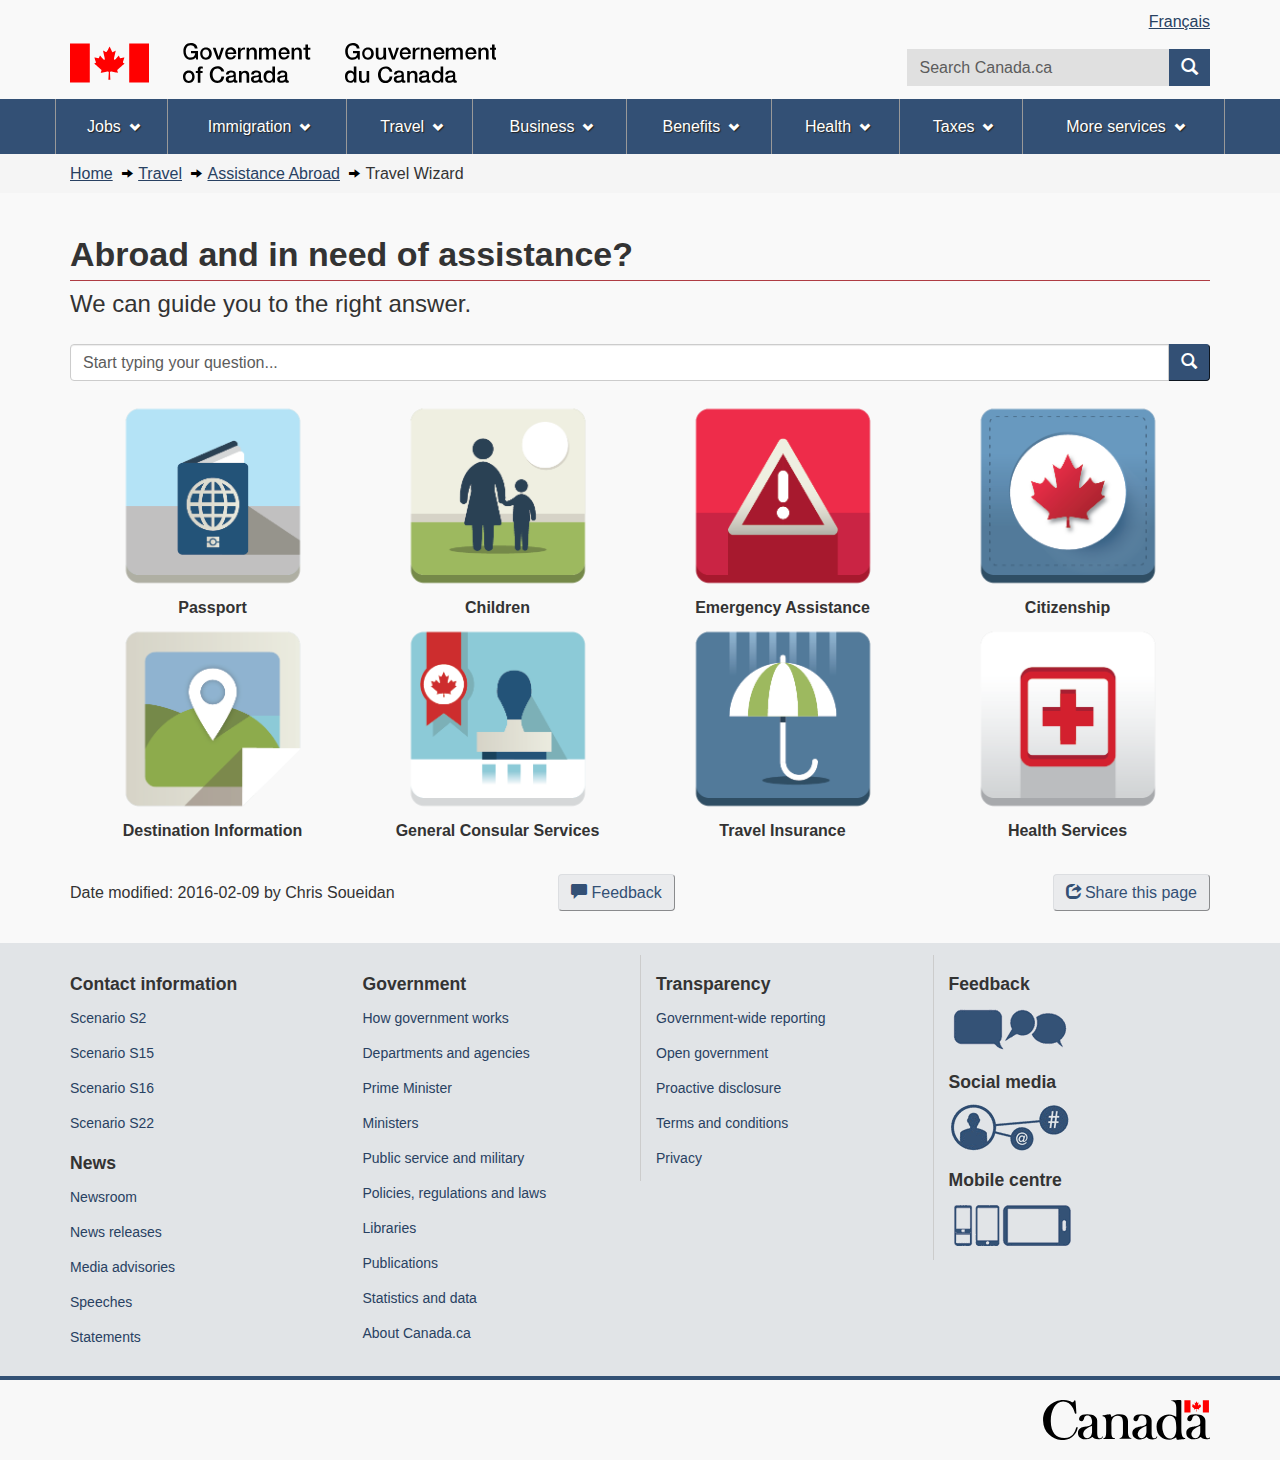
<file: index.html>
<!DOCTYPE html>
<!--[if lt IE 9]><html class="no-js lt-ie9" lang="en" dir="ltr"><![endif]-->
<!--[if gt IE 8]><!-->
<html class="no-js" lang="en" dir="ltr">
<!--<![endif]-->

<head>
    <meta charset="utf-8">
    <title>Travel Wizard - S22</title>
    <meta http-equiv="X-UA-Compatible" content="IE=edge">
    <meta content="width=device-width,initial-scale=1" name="viewport">
    <meta name="description" content="Travel Wizard for Global Affairs Canada by Chris Soueidan of Loogart">
    <link rel="stylesheet" href="https://maxcdn.bootstrapcdn.com/font-awesome/4.5.0/css/font-awesome.min.css">
    <link href="./GCWeb/assets/favicon.ico" rel="icon" type="image/x-icon">
    <link rel="stylesheet" href="./GCWeb/css/theme.css">
    <link rel="stylesheet" href="./css/jquery.steps.css">
    <link rel="stylesheet" href="./css/owl.carousel.css">
    <link rel="stylesheet" href="./css/owl.theme.css">
    <link rel="stylesheet" href="./css/select2.min.css">
    <link rel="stylesheet" href="./css/style.css">
</head>

<body>
    <!-- header -->
    <header role="banner">
        <div id="wb-bnr" class="container">
            <section id="wb-lng" class="visible-md visible-lg text-right">
                <h2 class="wb-inv">Language selection</h2>
                <div class="row">
                    <div class="col-md-12">
                        <ul class="list-inline margin-bottom-none">
                            <li><a lang="fr" href="index-fr.html">Français</a></li>
                        </ul>
                    </div>
                </div>
            </section>
            <div class="row">
                <div class="brand col-xs-8 col-sm-9 col-md-6">
                    <a href="http://www.canada.ca/en/index.html">
                        <object type="image/svg+xml" tabindex="-1" data="./GCWeb/assets/sig-blk-en.svg"></object><span class="wb-inv"> Government of Canada</span></a>
                </div>
                <section class="wb-mb-links col-xs-4 col-sm-3 visible-sm visible-xs" id="wb-glb-mn">
                    <h2>Search and menus</h2>
                    <ul class="list-inline text-right chvrn">
                        <li><a href="#mb-pnl" title="Search and menus" aria-controls="mb-pnl" class="overlay-lnk" role="button"><span class="glyphicon glyphicon-search"><span class="glyphicon glyphicon-th-list"><span class="wb-inv">Search and menus</span></span></span></a></li>
                    </ul>
                    <div id="mb-pnl"></div>
                </section>
                <section id="wb-srch" class="col-xs-6 text-right visible-md visible-lg">
                    <h2>Search</h2>
                    <form action="#" method="post" name="cse-search-box" role="search" class="form-inline">
                        <div class="form-group">
                            <label for="wb-srch-q" class="wb-inv">Search website</label>
                            <input id="wb-srch-q" list="wb-srch-q-ac" class="wb-srch-q form-control" name="q" type="search" value="" size="27" maxlength="150" placeholder="Search Canada.ca" data-modal-show="voldeModal">
                            <datalist id="wb-srch-q-ac">
                                <!--[if lte IE 9]><select><![endif]-->
                                <!--[if lte IE 9]></select><![endif]-->
                            </datalist>
                        </div>
                        <div class="form-group submit">
                            <button type="submit" id="wb-srch-sub" class="btn btn-primary btn-small" name="wb-srch-sub"><span class="glyphicon-search glyphicon"></span><span class="wb-inv">Search</span></button>
                        </div>
                    </form>
                </section>
            </div>
        </div>
        <nav role="navigation" id="wb-sm" data-ajax-replace="./ajax/sitemenu-en.html" data-trgt="mb-pnl" class="wb-menu visible-md visible-lg" typeof="SiteNavigationElement">
            <div class="container nvbar">
                <h2>Topics menu</h2>
                <div class="row">
                    <ul class="list-inline menu">
                        <li><a href="http://www.esdc.gc.ca/en/jobs/index.page">Jobs</a></li>
                        <li><a href="http://www.cic.gc.ca/english/index.asp">Immigration</a></li>
                        <li><a href="http://travel.gc.ca">Travel</a></li>
                        <li><a href="http://www.canada.ca/en/services/business/index.html">Business</a></li>
                        <li><a href="http://www.canada.ca/en/services/benefits/index.html">Benefits</a></li>
                        <li><a href="http://healthycanadians.gc.ca/index-eng.php">Health</a></li>
                        <li><a href="http://www.canada.ca/en/services/taxes/index.html">Taxes</a></li>
                        <li><a href="http://www.canada.ca/en/services/index.html">More services</a></li>
                    </ul>
                </div>
            </div>
        </nav>
        <nav role="navigation" id="wb-bc" property="breadcrumb">
            <h2>You are here:</h2>
            <div class="container">
                <div class="row">
                    <ol class="breadcrumb">
                        <li><a href="http://www.canada.ca/en/index.html">Home</a>
                        </li>
                        <li><a href="http://www.canada.ca/en/#">Travel</a>
                        </li>
                        <li><a href="http://www.canada.ca/en/#">Assistance Abroad</a>
                        </li>
                        <li>Travel Wizard</li>
                    </ol>
                </div>
            </div>
        </nav>
    </header>

    <main role="main" property="mainContentOfPage" class="container" id="slide-up2">

        <h1 property="name" id="wb-cont">Abroad and in need of assistance?</h1>
        <p class="lead">We can guide you to the right answer.</p>

        <!-- Wizardry -->
        <section>
            <!-- SEARCH BAR-->
            <div class="col-sm-12">
                <form class="form-horizontal" role="form" method="get" action="#">
                    <div class="form-group">
                        <div class="col-lg-12 input-group">
                            <input type="text" class="form-control" size="10" id="deptSearch" placeholder="Start typing your question..." />
                            <span class="input-group-btn">
                                <button type="submit" id="search-submit" class="btn btn-primary" name="search-submit"><span class="glyphicon-search glyphicon"></span><span class="wb-inv">Search News</span>
                            </button>
                            </span>
                        </div>
                    </div>
                </form>
            </div>

            <!-- row 1-->
            <div class="row">
                <div class="container text-center">
                    <div class="col-xs-6 col-sm-3">
                        <a href="passport.html#slide-up2">
                            <div class="passport bw"></div>
                        </a>
                        <b>Passport</b>
                    </div>
                    <div class="col-xs-6 col-sm-3">
                        <a href="#!">
                            <div class="children bw"></div>
                        </a>
                        <b>Children</b>
                    </div>
                    <div class="col-xs-6 col-sm-3">
                        <a href="#collapse1" data-toggle="collapse" aria-expanded="false" onclick="$('#slide-down1').animatescroll({scrollSpeed:500,easing:'easeInOutQuart'});">
                            <div class="emergencyAssistance bw"></div>
                        </a>
                        <b>Emergency Assistance</b>
                    </div>
                    <div class="col-xs-6 col-sm-3">
                        <a href="#!">
                            <div class="citizenship bw"></div>
                        </a>
                        <b>Citizenship</b>
                    </div>
                </div>
            </div>

            <!-- collapsing zone 1 -->
            <div class="row" id="slide-down1">
                <div class="collapse" id="collapse1">

                    <div class="well greyzone" id="slide-up1">
                        <div id="wizard-1">
                            <h3>Step 1</h3>
                            <section>
                                <!-- header section of greyzone -->
                                <button class="close" href="#collapse1" data-toggle="collapse" aria-expanded="true" onclick="$('#slide-up2').animatescroll({scrollSpeed:500,easing:'easeInOutQuart'});"><span aria-hidden="true">&times;</span></button>
                                <ol class="breadcrumb greyzone-breadcrumbs">
                                    <li>Emergency assistance</li>
                                </ol>
                                <h2 style="margin-top:0;" class="text-center">How can we help?</h2>

                                <!-- action buttons -->
                                <section class="row text-center" style="margin-top:30px">
                                    <div class="col-sm-6 greyzone-btns">
                                        <ul class="list-unstyled">
                                            <li><a class="btn btn-primary btn-block" id="next-step" href="#" onclick="$('#slide-up1').animatescroll({scrollSpeed:500,easing:'easeInOutQuart'});" disabled="disabled">I need emergency assistance.</a></li>
                                            <li><a class="btn btn-primary btn-block" id="next-step" href="#" onclick="$('#slide-up1').animatescroll({scrollSpeed:500,easing:'easeInOutQuart'});">I am arrested or detained abroad.</a></li>
                                            <li><a class="btn btn-primary btn-block" id="next-step" href="#" onclick="$('#slide-up1').animatescroll({scrollSpeed:500,easing:'easeInOutQuart'});" disabled="disabled">I need a local lawyer.</a></li>
                                        </ul>
                                    </div>
                                    <div class="col-sm-6 greyzone-btns">
                                        <ul class="list-unstyled">
                                            <li><a class="btn btn-primary btn-block" id="next-step" href="#" onclick="$('#slide-up1').animatescroll({scrollSpeed:500,easing:'easeInOutQuart'});" disabled="disabled">I want to report a death abroad.</a></li>
                                            <li><a class="btn btn-primary btn-block" id="next-step" href="#" onclick="$('#slide-up1').animatescroll({scrollSpeed:500,easing:'easeInOutQuart'});" disabled="disabled">My passport was lost, stolen or damaged.</a></li>

                                            <li><a class="btn btn-primary btn-block" id="next-step" href="#" onclick="$('#slide-up1').animatescroll({scrollSpeed:500,easing:'easeInOutQuart'});" disabled="disabled">I need to apply for a new passport.</a></li>
                                        </ul>
                                    </div>
                                </section>
                            </section>
                            <h3>Step 2</h3>
                            <section>
                                <!-- header section of greyzone -->
                                <button class="close" href="#collapse1" data-toggle="collapse" aria-expanded="true" onclick="$('#slide-up2').animatescroll({scrollSpeed:500,easing:'easeInOutQuart'});"><span aria-hidden="true">&times;</span></button>
                                <ol class="breadcrumb greyzone-breadcrumbs">
                                    <li><a id="previous-step" href="#" onclick="$('#slide-up1').animatescroll({scrollSpeed:500,easing:'easeInOutQuart'});">Emergency assistance</a></li>
                                    <li>Select destination</li>
                                </ol>
                                <h2 style="margin-top:0" class="text-center">Select your destination</h2>
                                <p class="text-center">We will provide with the information you need based on your destination.</p>
                                <!-- action buttons -->
                                <section class="row text-center" style="margin-top:15px">
                                    <div class="select-greyzone">
                                        <select id="countrySelect" class="js-select2-countries" style="width:50%">
                                            <option value="AF">Afghanistan</option>
                                            <option value="AL">Albania</option>
                                            <option value="DZ">Algeria</option>
                                            <option value="AS">American Samoa</option>
                                            <option value="AD">Andorra</option>
                                            <option value="AO">Angola</option>
                                            <option value="AI">Anguilla</option>
                                            <option value="AQ">Antarctica</option>
                                            <option value="AG">Antigua and Barbuda</option>
                                            <option value="AR">Argentina</option>
                                            <option value="AM">Armenia</option>
                                            <option value="AW">Aruba</option>
                                            <option value="AU">Australia</option>
                                            <option value="AT">Austria</option>
                                            <option value="AZ">Azerbaijan</option>
                                            <option value="PT-20">Azores</option>
                                            <option value="BS">Bahamas</option>
                                            <option value="BH">Bahrain</option>
                                            <option value="BD">Bangladesh</option>
                                            <option value="BB">Barbados</option>
                                            <option value="BY">Belarus</option>
                                            <option value="BE">Belgium</option>
                                            <option value="BZ">Belize</option>
                                            <option value="BJ">Benin</option>
                                            <option value="BM">Bermuda</option>
                                            <option value="BT">Bhutan</option>
                                            <option value="BO">Bolivia</option>
                                            <option value="BQ">Bonaire</option>
                                            <option value="BA">Bosnia and Herzegovina</option>
                                            <option value="BW">Botswana</option>
                                            <option value="BR">Brazil</option>
                                            <option value="VG">British Virgin Islands</option>
                                            <option value="BN">Brunei Darussalam</option>
                                            <option value="BG">Bulgaria</option>
                                            <option value="BF">Burkina Faso</option>
                                            <option value="MM">Burma (Myanmar)</option>
                                            <option value="BI">Burundi</option>
                                            <option value="CV">Cabo Verde</option>
                                            <option value="KH">Cambodia</option>
                                            <option value="CM">Cameroon</option>
                                            <option value="IC">Canary Islands</option>
                                            <option value="KY">Cayman Islands</option>
                                            <option value="CF">Central African Republic</option>
                                            <option value="TD">Chad</option>
                                            <option value="CL">Chile</option>
                                            <option value="CN">China</option>
                                            <option value="CO">Colombia</option>
                                            <option value="KM">Comoros</option>
                                            <option value="CK">Cook Islands</option>
                                            <option value="CR">Costa Rica</option>
                                            <option value="CI">Côte d'Ivoire (Ivory Coast)</option>
                                            <option value="HR">Croatia</option>
                                            <option value="CU">Cuba</option>
                                            <option value="CW">Curaçao</option>
                                            <option value="CY">Cyprus</option>
                                            <option value="CZ">Czech Republic</option>
                                            <option value="CD">Democratic Republic of Congo (Kinshasa)</option>
                                            <option value="DK">Denmark</option>
                                            <option value="DJ">Djibouti</option>
                                            <option value="DM">Dominica</option>
                                            <option value="DO">Dominican Republic</option>
                                            <option value="EC">Ecuador</option>
                                            <option value="EG">Egypt</option>
                                            <option value="SV">El Salvador</option>
                                            <option value="GQ">Equatorial Guinea</option>
                                            <option value="ER">Eritrea</option>
                                            <option value="EE">Estonia</option>
                                            <option value="ET">Ethiopia</option>
                                            <option value="FK">Falkland Islands</option>
                                            <option value="FJ">Fiji</option>
                                            <option value="FI">Finland</option>
                                            <option value="FR">France</option>
                                            <option value="GF">French Guiana</option>
                                            <option value="PF">French Polynesia</option>
                                            <option value="GA">Gabon</option>
                                            <option value="GM">Gambia, The</option>
                                            <option value="GE">Georgia</option>
                                            <option value="DE">Germany</option>
                                            <option value="GH">Ghana</option>
                                            <option value="GI">Gibraltar</option>
                                            <option value="GR">Greece</option>
                                            <option value="GL">Greenland</option>
                                            <option value="GD">Grenada</option>
                                            <option value="GP">Guadeloupe</option>
                                            <option value="GU">Guam</option>
                                            <option value="GT">Guatemala</option>
                                            <option value="GN">Guinea</option>
                                            <option value="GW">Guinea-Bissau</option>
                                            <option value="GY">Guyana</option>
                                            <option value="HT">Haiti</option>
                                            <option value="HN">Honduras</option>
                                            <option value="HK">Hong Kong</option>
                                            <option value="HU">Hungary</option>
                                            <option value="IS">Iceland</option>
                                            <option value="IN">India</option>
                                            <option value="ID">Indonesia</option>
                                            <option value="IR">Iran</option>
                                            <option value="IQ">Iraq</option>
                                            <option value="IE">Ireland</option>
                                            <option value="IL">Israel, the West Bank and the Gaza Strip</option>
                                            <option value="IT">Italy</option>
                                            <option value="JM">Jamaica</option>
                                            <option value="JP">Japan</option>
                                            <option value="JO">Jordan</option>
                                            <option value="KZ">Kazakhstan</option>
                                            <option value="KE">Kenya</option>
                                            <option value="KI">Kiribati</option>
                                            <option value="KP">Korea, North (DPRK)</option>
                                            <option value="KR">Korea, South</option>
                                            <option value="XK">Kosovo</option>
                                            <option value="KW">Kuwait</option>
                                            <option value="KG">Kyrgyz Republic</option>
                                            <option value="LA">Laos</option>
                                            <option value="LV">Latvia</option>
                                            <option value="LB">Lebanon</option>
                                            <option value="LS">Lesotho</option>
                                            <option value="LR">Liberia</option>
                                            <option value="LY">Libya</option>
                                            <option value="LI">Liechtenstein</option>
                                            <option value="LT">Lithuania</option>
                                            <option value="LU">Luxembourg</option>
                                            <option value="MO">Macao</option>
                                            <option value="MK">Macedonia</option>
                                            <option value="MG">Madagascar</option>
                                            <option value="MW">Malawi</option>
                                            <option value="MY">Malaysia</option>
                                            <option value="MV">Maldives</option>
                                            <option value="ML">Mali</option>
                                            <option value="MT">Malta</option>
                                            <option value="MH">Marshall Islands</option>
                                            <option value="MQ">Martinique</option>
                                            <option value="MR">Mauritania</option>
                                            <option value="MU">Mauritius</option>
                                            <option value="YT">Mayotte</option>
                                            <option value="MX">Mexico</option>
                                            <option value="FM">Micronesia (FSM)</option>
                                            <option value="MD">Moldova</option>
                                            <option value="MC">Monaco</option>
                                            <option value="MN">Mongolia</option>
                                            <option value="ME">Montenegro</option>
                                            <option value="MS">Montserrat</option>
                                            <option value="MA">Morocco</option>
                                            <option value="MZ">Mozambique</option>
                                            <option value="NA">Namibia</option>
                                            <option value="NR">Nauru</option>
                                            <option value="NP">Nepal</option>
                                            <option value="NL">Netherlands</option>
                                            <option value="NC">New Caledonia</option>
                                            <option value="NZ">New Zealand</option>
                                            <option value="NI">Nicaragua</option>
                                            <option value="NE">Niger</option>
                                            <option value="NG">Nigeria</option>
                                            <option value="NU">Niue</option>
                                            <option value="MP">Northern Marianas</option>
                                            <option value="NO">Norway</option>
                                            <option value="OM">Oman</option>
                                            <option value="PK">Pakistan</option>
                                            <option value="PW">Palau</option>
                                            <option value="PA">Panama</option>
                                            <option value="PG">Papua New Guinea</option>
                                            <option value="PY">Paraguay</option>
                                            <option value="PE">Peru</option>
                                            <option value="PH">Philippines</option>
                                            <option value="PL">Poland</option>
                                            <option value="PT">Portugal</option>
                                            <option value="PR">Puerto Rico</option>
                                            <option value="QA">Qatar</option>
                                            <option value="CG">Republic of Congo (Brazzaville)</option>
                                            <option value="RO">Romania</option>
                                            <option value="RU">Russia</option>
                                            <option value="RW">Rwanda</option>
                                            <option value="KN">Saint Kitts and Nevis</option>
                                            <option value="LC">Saint Lucia</option>
                                            <option value="MF">Saint Martin</option>
                                            <option value="VC">Saint Vincent & the Grenadines</option>
                                            <option value="BL">Saint-Barthélemy</option>
                                            <option value="PM">Saint-Pierre-et-Miquelon</option>
                                            <option value="WS">Samoa</option>
                                            <option value="SM">San Marino</option>
                                            <option value="ST">São Tomé and Principe</option>
                                            <option value="SA">Saudi Arabia</option>
                                            <option value="SN">Senegal</option>
                                            <option value="RS">Serbia</option>
                                            <option value="SC">Seychelles</option>
                                            <option value="SL">Sierra Leone</option>
                                            <option value="SG">Singapore</option>
                                            <option value="SX">Sint Maarten</option>
                                            <option value="SK">Slovakia</option>
                                            <option value="SI">Slovenia</option>
                                            <option value="SB">Solomon Islands</option>
                                            <option value="SO">Somalia</option>
                                            <option value="ZA">South Africa</option>
                                            <option value="SS">South Sudan</option>
                                            <option value="ES">Spain</option>
                                            <option value="LK">Sri Lanka</option>
                                            <option value="SD">Sudan</option>
                                            <option value="SR">Suriname</option>
                                            <option value="SZ">Swaziland</option>
                                            <option value="SE">Sweden</option>
                                            <option value="CH">Switzerland</option>
                                            <option value="SY">Syria</option>
                                            <option value="TW">Taiwan</option>
                                            <option value="TJ">Tajikistan</option>
                                            <option value="TZ">Tanzania</option>
                                            <option value="TH">Thailand</option>
                                            <option value="TL">Timor-Leste (East Timor)</option>
                                            <option value="TG">Togo</option>
                                            <option value="TK">Tokelau</option>
                                            <option value="TO">Tonga</option>
                                            <option value="TT">Trinidad and Tobago</option>
                                            <option value="TN">Tunisia</option>
                                            <option value="TR">Turkey</option>
                                            <option value="TM">Turkmenistan</option>
                                            <option value="TC">Turks and Caicos Islands</option>
                                            <option value="TV">Tuvalu</option>
                                            <option value="UG">Uganda</option>
                                            <option value="UA">Ukraine</option>
                                            <option value="AE">United Arab Emirates</option>
                                            <option value="GB">United Kingdom</option>
                                            <option value="US">United States</option>
                                            <option value="UY">Uruguay</option>
                                            <option value="UZ">Uzbekistan</option>
                                            <option value="VU">Vanuatu</option>
                                            <option value="VE">Venezuela</option>
                                            <option value="VN">Vietnam</option>
                                            <option value="VI">Virgin Islands (U.S.)</option>
                                            <option value="YE">Yemen</option>
                                            <option value="ZM">Zambia</option>
                                            <option value="ZW">Zimbabwe</option>
                                        </select>
                                    </div>
                                    <div class="col-sm-offset-3 col-sm-3 greyzone-btns">
                                        <ul class="list-unstyled">
                                            <li><a class="btn btn-default btn-block" id="previous-step" onclick="$('#slide-up1').animatescroll({scrollSpeed:500,easing:'easeInOutQuart'});"><i class="fa fa-chevron-left"></i> Back</a></li>
                                        </ul>
                                    </div>
                                    <div class="col-sm-3 greyzone-btns">
                                        <ul class="list-unstyled">
                                            <li><a class="btn btn-primary btn-block" id="next-step" onclick="$('#slide-up1').animatescroll({scrollSpeed:500,easing:'easeInOutQuart'});">Next <i class="fa fa-chevron-right"></i></a></li>
                                        </ul>
                                    </div>
                                </section>
                            </section>
                            <h3>Step 3</h3>
                            <section>
                                <!-- header sectoin of greyzone -->
                                <button class="close" href="#collapse1" data-toggle="collapse" aria-expanded="true" onclick="$('#slide-up2').animatescroll({scrollSpeed:500,easing:'easeInOutQuart'});"><span aria-hidden="true">&times;</span></button>
                                <ol class="breadcrumb greyzone-breadcrumbs">
                                    <li><a>Emergency assistance</a></li>
                                    <li><a id="previous-step" href="#" onclick="$('#slide-up1').animatescroll({scrollSpeed:500,easing:'easeInOutQuart'});">Select destination</a></li>
                                    <li>Arrested or detained abroad</li>
                                </ol>
                                <h2>Arrested or detained in Australia</h2>
                                <p>If you are arrested or detained in another country, you should clearly inform the arresting authorities that you want them to immediately notify the nearest Canadian government office abroad of your arrest.</p>
                                <p>Consular officials will not arrange your release from prison. You are subject to the criminal justice system of the country where you are arrested and imprisoned.</p>

                                <div class="section greyzone-btns">
                                    <ul class="list-unstyled">
                                        <li><a class="btn btn-default overlay-lnk" href="#bottom-services">Services provided by consular officials</a></li>
                                        <li><a class="btn btn-danger overlay-lnk" href="#bottom-services-not">Services NOT provided by consular officials</a></li>
                                    </ul>
                                </div>

                                <hr class="hr-greyzone">
                                <h4>About consular officials</h4>
                                <p>Canadian consular officials have extensive experience in dealing with the types of problems you may encounter. They understand how difficult the situation can be for everyone and are there to provide advice and assistance. Stay in touch with them and keep them informed about your situation.</p>
                                <hr class="hr-greyzone">

                                <h4>Need assistance?</h4>
                                <p>If you require immediate assistance, please contact a Canadian office abroad in <b>Australia</b>.</p>
                                <p>A list of local lawyers who offer legal services to Canadian travellers may be available for the Government of Canada office abroad closest to your location. See the list of offices below.</p>

                                <ul class="list-unstyled bold-lists" id="slide-up3">
                                    <li>
                                        <details>
                                            <summary class="detail-summary"><b>Canberra - High Commission of Canada</b></summary>
                                            <table class="table">
                                                <tbody>
                                                    <tr>
                                                        <td><b>Street Address</b>
                                                            <br>Commonwealth Avenue, Canberra ACT, Australia 2600</td>
                                                    </tr>
                                                    <tr>
                                                        <td><b>Telephone</b>
                                                            <br>61 (2) 6270-4000</td>
                                                    </tr>
                                                    <tr>
                                                        <td><b>Email</b>
                                                            <br><a href="mailto:cnbra@international.gc.ca">cnbra@international.gc.ca</a></td>
                                                    </tr>
                                                    <tr>
                                                        <td>
                                                            <a class="btn btn-primary load-more" role="button" data-toggle="collapse" href="#collapseOffices" aria-expanded="false" onclick="$('#slide-down2').animatescroll({scrollSpeed:500,easing:'easeInOutQuart'});"><i class="fa fa-gavel"></i> View list of local lawyers</a>
                                                        </td>
                                                    </tr>
                                                </tbody>
                                            </table>

                                            <!-- collapsible carousel of business cards -->
                                            <section id="slide-down2">
                                                <div class="collapse" id="collapseOffices">
                                                    <div class="well well-vendors">
                                                        <a data-toggle="collapse" href="#collapseOffices" aria-expanded="false" onclick="$('#slide-up3').animatescroll({scrollSpeed:500,easing:'easeInOutQuart'});"><i class="fa fa-close pull-right"></i></a>
                                                        <h4>Local lawyers in Canberra</h4>
                                                        <p>Please note that inclusion in this list does not constitute official endorsement by the Government of Canada.</p>
                                                        <!--<div id="carousel1" class="owl-carousel">
                                                            <a class="overlay-lnk" href="#side-bar">
                                                                <span class="vendor">
                                                                       <ul>
                                                                           <li><h6>Criminal Law</h6></li>
                                                                           <li><h4>Jones King Lawyers</h4></li>
                                                                           <li>Brisbane</li>
                                                                       </ul>
                                                                </span>
                                                            </a>
                                                            <a class="overlay-lnk" href="#side-bar">
                                                                <span class="vendor">
                                                                       <ul>
                                                                           <li><h6>Family Law</h6></li>
                                                                           <li><h4>Proctor & Associates</h4></li>
                                                                           <li>Alice Springs</li>
                                                                       </ul>
                                                                </span>
                                                            </a>
                                                            <a class="overlay-lnk" href="#side-bar">
                                                                <span class="vendor">
                                                                       <ul>
                                                                           <li><h6>Medical negligence</h6></li>
                                                                           <li><h4>Cartner Capner Solicitors</h4></li>
                                                                           <li>Darwin</li>
                                                                       </ul>
                                                                </span>
                                                            </a>
                                                            <a class="overlay-lnk" href="#side-bar">
                                                                <span class="vendor red-bg">
                                                                       <ul>
                                                                           <li><h6>Criminal Law</h6></li>
                                                                           <li><h4>Jeffrey Brothers Solicitors</h4></li>
                                                                           <li>Brisbane</li>
                                                                       </ul>
                                                                </span>
                                                            </a>
                                                            <a class="overlay-lnk" href="#side-bar">
                                                                <span class="vendor">
                                                                       <ul>
                                                                           <li><h6>Family Law</h6></li>
                                                                           <li><h4>Stein-Jacobs-Lord</h4></li>
                                                                           <li>Alice Springs</li>
                                                                       </ul>
                                                                </span>
                                                            </a>
                                                            <a class="overlay-lnk" href="#side-bar">
                                                                <span class="vendor red-bg">
                                                                       <ul>
                                                                           <li><h6>Criminal Law</h6></li>
                                                                           <li><h4>Saul Goodman</h4></li>
                                                                           <li>Darwin</li>
                                                                       </ul>
                                                                </span>
                                                            </a>
                                                            <a class="overlay-lnk" href="#side-bar">
                                                                <span class="vendor red-bg">
                                                                       <ul>
                                                                           <li><h6>Criminal Law</h6></li>
                                                                           <li><h4>AUS Inc.</h4></li>
                                                                           <li>Brisbane</li>
                                                                       </ul>
                                                                </span>
                                                            </a>
                                                            <a class="overlay-lnk" href="#side-bar">
                                                                <span class="vendor">
                                                                       <ul>
                                                                           <li><h6>Family Law</h6></li>
                                                                           <li><h4>Jonas & Associates</h4></li>
                                                                           <li>Alice Springs</li>
                                                                       </ul>
                                                                </span>
                                                            </a>
                                                            <a class="overlay-lnk" href="#side-bar">
                                                                <span class="vendor">
                                                                       <ul>
                                                                           <li><h6>Medical negligence</h6></li>
                                                                           <li><h4>William Carter Sollicitors</h4></li>
                                                                           <li>Darwin</li>
                                                                       </ul>
                                                                </span>
                                                            </a>

                                                        </div>-->
                                                        <div class="table-responsive">
                                                            <table class="wb-tables table table-striped table-hover table-rounded" data-wb-tables='{ "ordering": true }'>
                                                                <thead class="bg-primary">
                                                                        <th>Company</th>
                                                                        <th>City</th>
                                                                        <th>Expertise</th>
                                                                </thead>
                                                                <tbody>
                                                                    <tr class="gradeX">
                                                                        <td><a class="overlay-lnk" href="#side-bar">Jones King Lawyers</a></td>
                                                                        <td>Brisbane</td>
                                                                        <td>Criminal Law</td>
                                                                    </tr>
                                                                    <tr class="gradeC">
                                                                        <td><a class="overlay-lnk" href="#side-bar">JProctor & Associates</a></td>
                                                                        <td>Sydney</td>
                                                                        <td>Family Law</td>
                                                                    </tr>
                                                                    <tr class="gradeA">
                                                                        <td><a class="overlay-lnk" href="#side-bar">JCartner Capner Solicitors</a></td>
                                                                        <td>Alice Springs</td>
                                                                        <td>Medical Negligence</td>
                                                                    </tr>
                                                                    <tr class="gradeA">
                                                                        <td><a class="overlay-lnk" href="#side-bar">JStein-Jacobs-Lord</a></td>
                                                                        <td>Sydney</td>
                                                                        <td>Criminal Law</td>
                                                                    </tr>
                                                                    <tr class="gradeA">
                                                                        <td><a class="overlay-lnk" href="#side-bar">JSaul Goodman</a></td>
                                                                        <td>Brisbane</td>
                                                                        <td>Family Law</td>
                                                                    </tr>
                                                                    <tr class="gradeA">
                                                                        <td><a class="overlay-lnk" href="#side-bar">Jonas & Associates</td>
                                                                    <td>Alice Springs</td>
                                                                    <td>Medical Negligence</td>
                                                                </tr>
                                                                <tr class="gradeA">
                                                                    <td><a class="overlay-lnk" href="#side-bar">William Carter Sollicitors</a></td>
                                                                        <td>Brisbane</td>
                                                                        <td>Criminal Law</td>
                                                                    </tr>
                                                                </tbody>
                                                            </table>
                                                        </div>
                                                    </div>
                                                </div>
                                            </section>

                                        </details>
                                    </li>
                                    <li>
                                        <details>
                                            <summary class="detail-summary"><b>Perth - Consulate of Canada</b></summary>
                                        </details>
                                    </li>
                                    <li>
                                        <details>
                                            <summary class="detail-summary"><b>Sydney - Consulate General of Canada</b></summary>
                                        </details>
                                    </li>
                                </ul>

                                <section class="row text-center" style="margin-top:15px">
                                    <div class="col-sm-offset-3 col-sm-3 greyzone-btns">
                                        <ul class="list-unstyled">
                                            <li><a class="btn btn-default btn-block" id="previous-step" href="#" onclick="$('#slide-up1').animatescroll({scrollSpeed:500,easing:'easeInOutQuart'});"><i class="fa fa-chevron-left"></i> Back</a></li>
                                        </ul>
                                    </div>
                                    <div class="col-sm-3 greyzone-btns">
                                        <ul class="list-unstyled">
                                            <li><a class="btn btn-success btn-block wb-lbx" href="#centred-popup" aria-controls="centred-popup" role="button">Got it.</a></li>
                                        </ul>
                                    </div>
                                    <div class="col-sm-12 text-center greyzone-btns">
                                        <ul class="list-unstyled">
                                            <li><a class="wb-lbx" href="#centred-popup-emergency" aria-controls="centred-popup">Do you need emergency assistance?</a></li>
                                        </ul>
                                    </div>
                                </section>
                            </section>
                        </div>
                    </div>
                </div>
            </div>

            <!-- row 2-->
            <div class="row">
                <div class="container text-center">
                    <div class="col-xs-6 col-sm-3 col-md-3">
                        <a href="#!">
                            <div class="destinationInformation bw"></div>
                        </a>
                        <b>Destination Information</b>
                    </div>
                    <div class="col-xs-6 col-sm-3 col-md-3">
                        <a href="s16.html#slide-up2">
                            <div class="generalConsularServices bw"></div>
                        </a>
                        <b>General Consular Services</b>
                    </div>
                    <div class="col-xs-6 col-sm-3 col-md-3">
                        <a href="#">
                            <div class="travelInsurance bw"></div>
                        </a>
                        <b>Travel Insurance</b>
                    </div>
                    <div class="col-xs-6 col-sm-3 col-md-3">
                        <a href="#!">
                            <div class="healthAbroad bw"></div>
                        </a>
                        <b>Health Services</b>
                    </div>
                </div>
            </div>
        </section>

        <!-- page details -->
        <div class="row pagedetails">
            <div class="col-sm-5 col-xs-12 datemod">
                <dl id="wb-dtmd">
                    <dt>Date modified:&#32;</dt>
                    <dd>
                        <time property="dateModified">2016-02-09 by Chris Soueidan</time>
                    </dd>
                </dl>
            </div>
            <div class="clear visible-xs"></div>
            <div class="col-sm-4 col-xs-6">
                <a href="http://www.canada.ca/en/contact/feedback.html" class="btn btn-default"><span class="glyphicon glyphicon-comment mrgn-rght-sm"></span>Feedback<span class="wb-inv"> about this web site</span></a>
            </div>
            <div class="col-sm-3 col-xs-6 text-right">
                <div class="wb-share" data-wb-share='{"lnkClass": "btn btn-default"}'></div>
            </div>
            <div class="clear visible-xs"></div>
        </div>

    </main>

    <!-- modal-->
    <section id="centred-popup" class="mfp-hide modal-dialog modal-content overlay-def">
        <header class="modal-header">
            <h2 class="modal-title">We are glad to help!</h2>
        </header>
        <div class="modal-body">
            <p>Thank you for using the Travel Wizard. Consult our publication: Well on your way: A Canadian's guide to healthy travel abroad.</p>
            <a href="index.html" class="btn btn-success">Sounds good</a>
        </div>
    </section>

    <!-- modal emergency final-->
    <section id="centred-popup-emergency" class="mfp-hide modal-dialog modal-content overlay-def">
        <header class="modal-header">
            <h2 class="modal-title">Need emergency assistance?</h2>
        </header>
        <div class="modal-body">
            <p>Please select one of the following options:</p>

            <ul class="list-unstyled">
                <li>
                    <details>
                        <summary>Read more</summary>
                        <ol>
                            <li><a href="http://travel.gc.ca/travelling/publications/guide-for-canadians-imprisoned-abroad"> A guide for Canadians imprisoned abroad </a></li>
                            <li><a href="http://travel.gc.ca/travelling/documents/dual-citizenship">Travelling as a dual citizen</a></li>
                            <li><a href="http://travel.gc.ca/assistance/emergency-info/arrest-detention/clemency">Clemency Intervention - Statement of Procedures</a></li>
                        </ol>
                    </details>
                </li>
            </ul>

            <ul class="list-unstyled">
                <li>
                    <details>
                        <summary>I want to contact someone directly.</a>
                        </summary>
                        <!-- START emgcy_phone -->
                        <h2>Telephone:</h2>
                        <h3>From outside Canada</h3>
                        <ul>
                            <li>Call the <a href="/assistance/embassies-consulates">nearest embassy or consulate</a>.</li>
                            <li>+1 613 996 8885 (call collect where available)</li>
                            <li><a href="/assistance/emergency-assistance/toll-free-numbers">Toll-free numbers in some countries</a></li>
                        </ul>
                        <h3>From inside Canada</h3>
                        <ul>
                            <li>613-996-8885</li>
                            <li>1-800-387-3124 (toll-free from the U.S. and Canada only)</li>
                        </ul>
                        <!-- END emgcy_phone -->
                        <!-- START emgcy_sms -->
                        <h2>SMS:</h2>
                        <ul>
                            <li>613-209-1233 (carrier charges may apply)</li>
                        </ul>
                        <!-- END emgcy_sms -->
                        <!-- START emgcy_tty -->
                        <h2>TTY:</h2>
                        <ul>
                            <li>613-944-1310</li>
                            <li>1-800-394-3472 (toll-free from the U.S. and Canada only)</li>
                        </ul>
                        <!-- END emgcy_tty -->
                        <p></p>
                        <p>If we are experiencing a high volume of calls, you may be asked to leave a message. Please follow the instructions carefully. We will return your call as soon as possible.</p>
                        <!-- END emgcy_full_contact -->
                    </details>
                </li>
            </ul>

            <a href="index.html" class="btn btn-success">Sounds good</a>
        </div>
    </section>

    <!-- bottom services -->
    <section id="bottom-services" class="wb-overlay modal-content overlay-def wb-bar-b">
        <header>
            <h2 class="modal-title">Services provided by consular officials</h2>
        </header>
        <div style="background-color:#fff;padding:2.5%;">
            <p>Canadian consular officials offer a range of services that vary from case to case and from country to country. They will discuss services appropriate to your case, with you or with a designated contact person. At your request, consular officials can:</p>

            <ul>
                <li>notify your family or friends of your situation and let them know if and how they can help;</li>
                <li>help you communicate with your legal representative and family or friends;</li>
                <li>request immediate and regular access to you;</li>
                <li>seek to ensure you receive equitable treatment under the laws and in keeping with the standards of the host country, upon your arrest or detention;</li>
                <li>obtain information about the status of your case and encourage authorities to process the case without undue delay;</li>
                <li>provide you, your representative, or family with information on the local judicial and prison systems, approximate times for court action, typical sentences for the alleged offence, and bail provisions;</li>
                <li>make every effort to ensure you receive adequate nutrition and medical and dental care;</li>
                <li>arrange for the purchase (at your expense and if permitted) of food supplements, essential clothing, and other basic items not available through the prison system;</li>
                <li>deliver letters and provide permitted reading material if normal postal services are not available;</li>
                <li>convey messages to you if telephone or postal services are not available or practical;</li>
                <li>contact relatives or friends on your behalf and ask them to send you funds if required; and</li>
                <li>facilitate the transfer of funds to you if other means are unreliable or unavailable (fees apply).</li>
            </ul>
        </div>
    </section>

    <!-- bottom services not -->
    <section id="bottom-services-not" class="wb-overlay modal-content overlay-def wb-bar-b">
        <header style="background-color:#bc3331">
            <h2 class="modal-title">Services <b>not</b> provided by consular officials</h2>
        </header>
        <div style="background-color:#fff;padding:2.5%;">
            <p>Services not provided by consular officials (in a rotating triangle to expand/collapse) Canadian consular officials cannot provide some services to you for reasons of law and public policy. For example, they cannot:</p>

            <ul>
                <li>get you out of prison;</li>
                <li>post bail or pay fines or legal fees;</li>
                <li>provide legal advice or interpret local laws;</li>
                <li>select or recommend a specific lawyer;</li>
                <li>get involved in important matters between you and your lawyer;</li>
                <li>forward or deliver parcels entering or leaving the country or clear them through customs;</li>
                <li>circumvent rules regarding what can and cannot be brought into or taken out of a prison; or</li>
                <li>make travel or accommodation arrangements for your family or friends.</li>
            </ul>
        </div>
    </section>

    <!-- side bar -->
    <section id="side-bar" class="wb-overlay modal-content overlay-def wb-panel-l side-panel-width">
        <header>
            <h2 class="modal-title">Povey-Stein-Goldberg</h2>
        </header>
        <!--<iframe src="https://www.google.com/maps/embed?pb=!1m18!1m12!1m3!1d3257.1611029626984!2d149.1281119657644!3d-35.277120580290436!2m3!1f0!2f0!3f0!3m2!1i1024!2i768!4f13.1!3m3!1m2!1s0x6b164d664bcbf587%3A0xea4a26a76a6968db!2sVeterans+Park%2C+Canberra+ACT+2601%2C+Australia!5e0!3m2!1sen!2sca!4v1455731418838" width="100%" height="220" frameborder="0" style="border:0;" allowfullscreen></iframe>-->

        <div style="background-color:#fff;padding:2.5%;">
            </iframe>
            <table class="table table-hover">
                <tbody>
                    <tr>
                        <td><b>Name</b>
                            <br>Louise Mathias Barrister, Elizabeth Street Chambers</td>
                    </tr>
                    <tr>
                        <td><b>Street address</b>
                            <br>123 Charlotte St</td>
                    </tr>
                    <tr>
                        <td><b>City</b>
                            <br>Brisbane</td>
                    </tr>
                    <tr>
                        <td><b>Phone number</b>
                            <br>(02) 9336-5399</td>
                    </tr>
                    <tr>
                        <td><b>Email</b>
                            <br><a href="mailto:valerie.anderson@international.gc.ca">Louise.Mathias@ESC.au</a></td>
                    </tr>
                    <tr>
                        <td><b>Website</b>
                            <br><a href="http://loogart.com" target="_blank">www.sydneybarrister.net.au</a></td>
                    </tr>
                    <tr>
                        <td><b>Specialization</b>
                            <br>Criminal Law, also on legal, aid panel</td>
                    </tr>
                    <tr>
                        <td><b>Languages</b>
                            <br>English, French</td>
                    </tr>
                    <tr>
                        <td><b>Details</b>
                            <br>No additional details</td>
                    </tr>
                </tbody>
            </table>
        </div>
    </section>

    <!-- Custom Modal disclaimer -->
    <div class="modal fade custom-modal-disclaimer" id="myModal" tabindex="0" role="dialog" aria-labelledby="myModalLabel" data-keyboard="false" data-backdrop="static">
        <div class="modal-dialog" role="document">
            <div class="modal-content">
                <div class="modal-header text-center">
                    <h2 class="modal-title" id="myModalLabel">Disclaimer</h2>
                </div>
                <div class="modal-body">
                    <p>The following lists have been prepared by the Government of Canada for the convenience of Canadians who may require these services and assistance. It is provided on the understanding that the Government of Canada does not assume or undertake any legal responsibility, to you, or those affected, if you choose to take it into account when selecting a local service provider. Further and alternatively, the Government of Canada does not accept any liability to any person or company for any financial loss or damage arising from the use of this information or from any failure to give information.</p>
                    <p> The Government of Canada aims to provide Canadians with as much relevant information to enable them to make informed decisions on their welfare. However, the lists are not recommendations and should not be treated as such. The information on the lists has been provided by the professional organizations or practitioners, and the sequence of the names is of no significance.</p>
                </div>
                <div class="modal-footer">
                    <button type="button" class="btn btn-success btn-block" data-dismiss="modal">I understand</button>
                </div>
            </div>
        </div>
    </div>

    <!-- Voldemodal -->
    <div class="modal fade custom-modal-disclaimer" id="voldeModal" tabindex="0" role="dialog" aria-labelledby="myModalLabel">
        <div class="modal-dialog" role="document" style="width:100%">
            <div class="modal-content">
                <h5 class="text-center" id="myModalLabel">Avada Kedavra!</h5>
                <img src="img/voldemort.jpg" style="width:100%;">
            </div>
        </div>
    </div>

    <footer role="contentinfo" id="wb-info">
        <nav role="navigation" class="container visible-sm visible-md visible-lg wb-navcurr">
            <h2 class="wb-inv">About this site</h2>
            <div class="row">
                <div class="col-sm-3 col-lg-3">
                    <section>
                        <h3>Contact information</h3>
                        <ul class="list-unstyled">
                            <li><a href="passport.html">Scenario S2</a></li>
                            <li><a href="s15.html">Scenario S15</a></li>
                            <li><a href="s16.html">Scenario S16</a></li>
                            <li><a href="index.html">Scenario S22</a></li>
                        </ul>
                    </section>
                    <section>
                        <h3>News</h3>
                        <ul class="list-unstyled">
                            <li><a href="http://news.gc.ca/web/index-en.do">Newsroom</a></li>
                            <li><a href="http://news.gc.ca/web/nwsprdct-en.do?mthd=tp&amp;crtr.tp1D=1">News releases</a></li>
                            <li><a href="http://news.gc.ca/web/nwsprdct-en.do?mthd=tp&amp;crtr.tp1D=3">Media advisories</a></li>
                            <li><a href="http://news.gc.ca/web/nwsprdct-en.do?mthd=tp&amp;crtr.tp1D=970">Speeches</a></li>
                            <li><a href="http://news.gc.ca/web/nwsprdct-en.do?mthd=tp&amp;crtr.tp1D=980">Statements</a></li>
                        </ul>
                    </section>
                </div>
                <section class="col-sm-3 col-lg-3">
                    <h3>Government</h3>
                    <ul class="list-unstyled">
                        <li><a href="http://www.canada.ca/en/gov/system">How government works</a></li>
                        <li><a href="http://www.canada.ca/en/gov/dept">Departments and agencies</a></li>
                        <li><a href="http://pm.gc.ca/eng">Prime Minister</a></li>
                        <li><a href="http://www.canada.ca/en/gov/ministers">Ministers</a></li>
                        <li><a href="http://www.canada.ca/en/gov/publicservice">Public service and military</a></li>
                        <li><a href="http://www.canada.ca/en/gov/policy">Policies, regulations and laws</a></li>
                        <li><a href="http://www.canada.ca/en/gov/libraries">Libraries</a></li>
                        <li><a href="http://www.canada.ca/en/gov/publications">Publications</a></li>
                        <li><a href="http://www.canada.ca/en/gov/statistics">Statistics and data</a></li>
                        <li><a href="http://www.canada.ca/en/newsite.html">About Canada.ca</a></li>
                    </ul>
                </section>
                <section class="col-sm-3 col-lg-3 brdr-lft">
                    <h3>Transparency</h3>
                    <ul class="list-unstyled">
                        <li><a href="http://www.canada.ca/en/transparency/reporting.html">Government-wide reporting</a></li>
                        <li><a href="http://open.canada.ca/en">Open government</a></li>
                        <li><a href="http://www.canada.ca/en/transparency/disclosure.html">Proactive disclosure</a></li>
                        <li><a href="http://www.canada.ca/en/transparency/terms.html">Terms and conditions</a></li>
                        <li><a href="http://www.canada.ca/en/transparency/privacy.html">Privacy</a></li>
                    </ul>
                </section>
                <div class="col-sm-3 col-lg-3 brdr-lft">
                    <section>
                        <h3>Feedback</h3>
                        <p>
                            <a href="http://www.canada.ca/en/contact/feedback.html"><img src="./GCWeb/assets/feedback.png" alt="Feedback about this Web site"></a>
                        </p>
                    </section>
                    <section>
                        <h3>Social media</h3>
                        <p>
                            <a href="http://www.canada.ca/en/social"><img src="./GCWeb/assets/social.png" alt="Social media"></a>
                        </p>
                    </section>
                    <section>
                        <h3>Mobile centre</h3>
                        <p>
                            <a href="http://www.canada.ca/en/mobile"><img src="./GCWeb/assets/mobile.png" alt="Mobile centre"></a>
                        </p>
                    </section>
                </div>
            </div>
        </nav>
        <div class="brand">
            <div class="container">
                <div class="row">
                    <div class="col-xs-6 visible-sm visible-xs tofpg">
                        <a href="#wb-cont">Top of Page <span class="glyphicon glyphicon-chevron-up"></span></a>
                    </div>
                    <div class="col-xs-6 col-md-12 text-right">
                        <object type="image/svg+xml" tabindex="-1" role="img" data="./GCWeb/assets/wmms-blk.svg" aria-label="Symbol of the Government of Canada"></object>
                    </div>
                </div>
            </div>
        </div>
    </footer>

    <script src="https://ajax.googleapis.com/ajax/libs/jquery/2.1.4/jquery.js"></script>
    <script src="./wet-boew/js/wet-boew.min.js"></script>
    <script src="./js/animatescroll.min.js"></script>
    <script src="./js/bootstrap.min.js"></script>
    <script src="./js/jquery.steps2.js"></script>
    <script src="./js/owl.carousel.js"></script>
    <script src="./js/select2.min.js"></script>
    <script>
        //jquery steps script
        var $wizard = $("#wizard-1");
        $wizard.steps({
            headerTag: "h3",
            bodyTag: "section",
            transitionEffect: "fade",
            autoFocus: true,
            enablePagination: false
        });
        $("a[id$=step]").on("click", function (e) {
            e.preventDefault();
            $wizard.steps($(this).attr("id").split("-")[0]);
        });

        //vendor carousel
        $(document).ready(function () {
            //$("#owl-example").owlCarousel();
            var owl = $("#carousel1");
            owl.owlCarousel({
                itemsCustom: [
                    [0, 1],
                    [420, 2],
                    [768, 3],
                    [992, 4]
                  ],
                pagination: false,
                navigation: true
            });
        });

        //select2 plugin
        $(document).ready(function () {
            $(".js-select2-countries").select2({
                placeholder: "Select a destination"
            });
        });

        //manually open disclaimer
        $('.load-more').click(function () {
            setTimeout(function () {
                $('#myModal').modal('show');
            }, 450)
        });

        //manually open disclaimer
        $('.load-more').click(function () {
            setTimeout(function () {
                $('#myModal').modal('show');
            }, 450)
        });

        //easter egg
        $(document).on('focus', '[data-modal-show]', function () {
            var _modal = $(this).attr('data-modal-show');
            $('#' + _modal).modal({
                show: true
            })
        });
    </script>
</body>

</html>
</file>
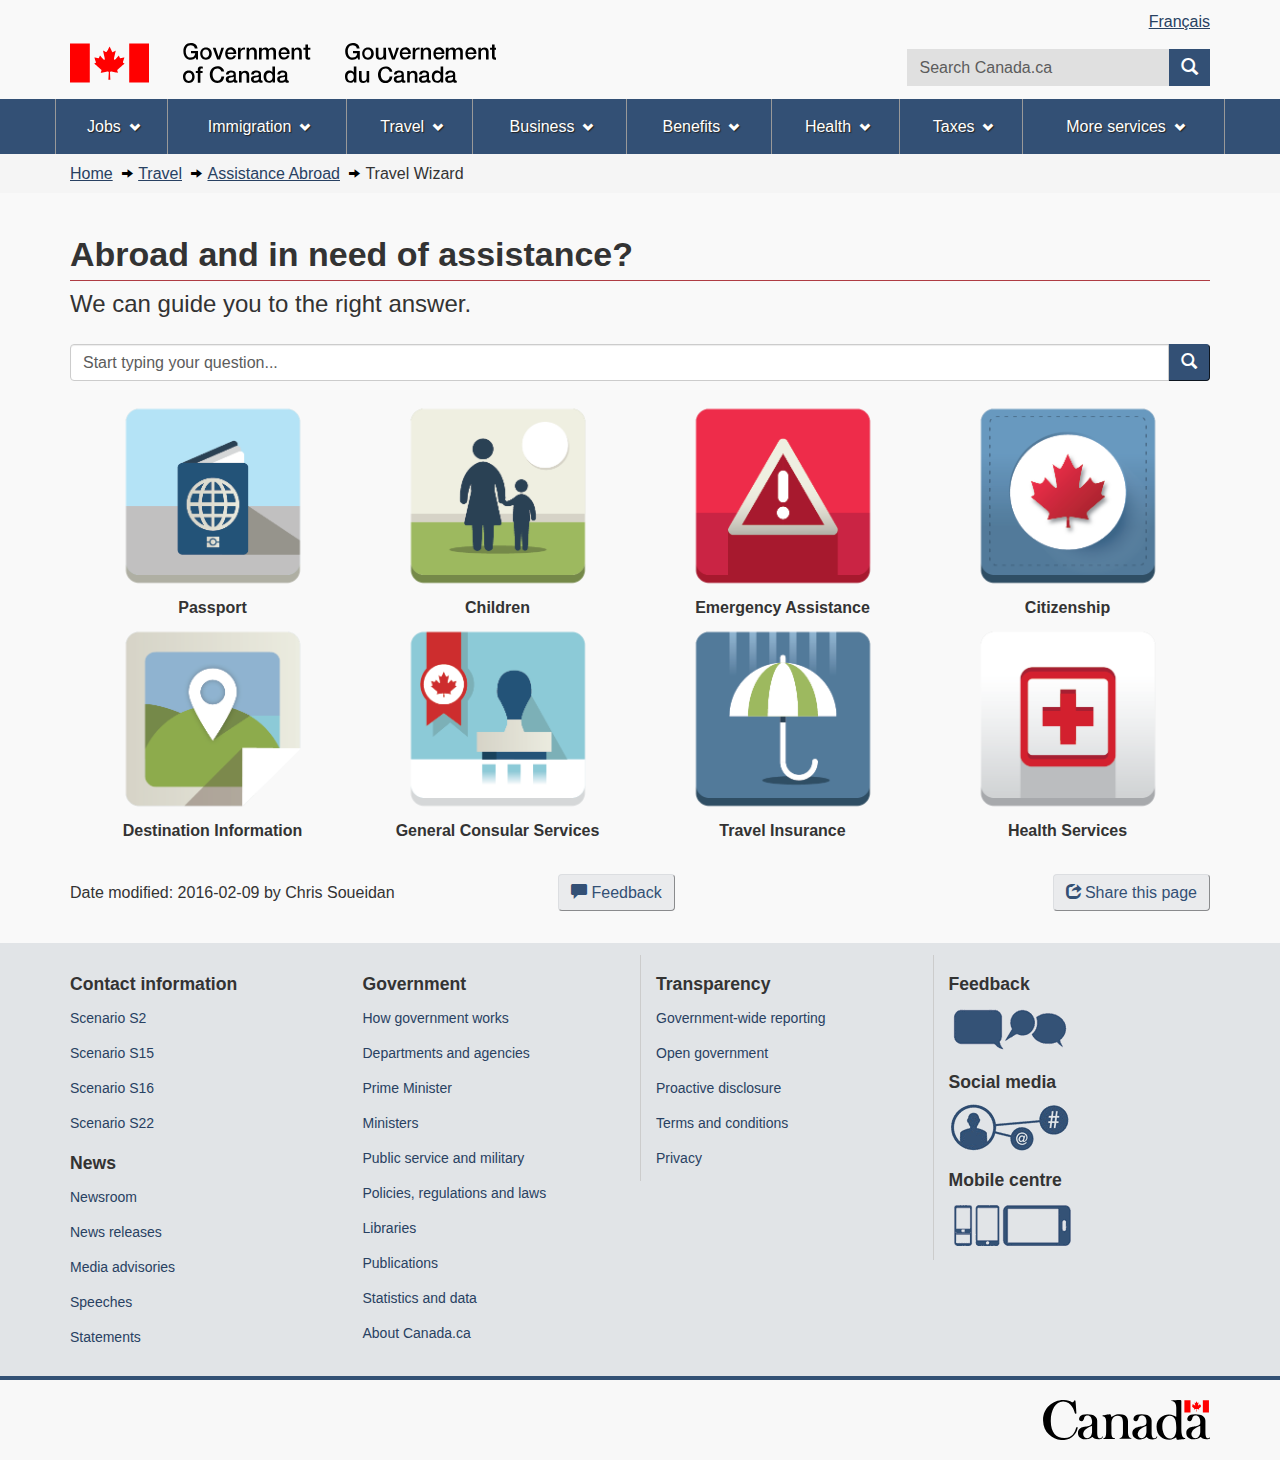
<file: passport.html>
<!DOCTYPE html>
<!--[if lt IE 9]><html class="no-js lt-ie9" lang="en" dir="ltr"><![endif]-->
<!--[if gt IE 8]><!-->
<html class="no-js" lang="en" dir="ltr">
<!--<![endif]-->

<head>
    <meta charset="utf-8">
    <title>Travel Wizard - S2</title>
    <meta content="width=device-width,initial-scale=1" name="viewport">
    <meta name="description" content="Travel Wizard for Global Affairs Canada by Chris Soueidan of Loogart">
    <link rel="stylesheet" href="https://maxcdn.bootstrapcdn.com/font-awesome/4.5.0/css/font-awesome.min.css">
    <link href="./GCWeb/assets/favicon.ico" rel="icon" type="image/x-icon">
    <link rel="stylesheet" href="./GCWeb/css/theme.css">
    <link rel="stylesheet" href="./css/jquery.steps.css">
    <link rel="stylesheet" href="./css/owl.carousel.css">
    <link rel="stylesheet" href="./css/owl.theme.css">
    <link rel="stylesheet" href="./css/select2.min.css">
    <link rel="stylesheet" href="./css/style.css">
</head>

<body>
    <!-- header -->
    <header role="banner">
        <div id="wb-bnr" class="container">
            <section id="wb-lng" class="visible-md visible-lg text-right">
                <h2 class="wb-inv">Language selection</h2>
                <div class="row">
                    <div class="col-md-12">
                        <ul class="list-inline margin-bottom-none">
                            <li><a lang="fr" href="index-fr.html">Français</a></li>
                        </ul>
                    </div>
                </div>
            </section>
            <div class="row">
                <div class="brand col-xs-8 col-sm-9 col-md-6">
                    <a href="http://www.canada.ca/en/index.html">
                        <object type="image/svg+xml" tabindex="-1" data="./GCWeb/assets/sig-blk-en.svg"></object><span class="wb-inv"> Government of Canada</span></a>
                </div>
                <section class="wb-mb-links col-xs-4 col-sm-3 visible-sm visible-xs" id="wb-glb-mn">
                    <h2>Search and menus</h2>
                    <ul class="list-inline text-right chvrn">
                        <li><a href="#mb-pnl" title="Search and menus" aria-controls="mb-pnl" class="overlay-lnk" role="button"><span class="glyphicon glyphicon-search"><span class="glyphicon glyphicon-th-list"><span class="wb-inv">Search and menus</span></span></span></a></li>
                    </ul>
                    <div id="mb-pnl"></div>
                </section>
                <section id="wb-srch" class="col-xs-6 text-right visible-md visible-lg">
                    <h2>Search</h2>
                    <form action="#" method="post" name="cse-search-box" role="search" class="form-inline">
                        <div class="form-group">
                            <label for="wb-srch-q" class="wb-inv">Search website</label>
                            <input id="wb-srch-q" list="wb-srch-q-ac" class="wb-srch-q form-control" name="q" type="search" value="" size="27" maxlength="150" placeholder="Search Canada.ca" data-modal-show="voldeModal">
                            <datalist id="wb-srch-q-ac">
                                <!--[if lte IE 9]><select><![endif]-->
                                <!--[if lte IE 9]></select><![endif]-->
                            </datalist>
                        </div>
                        <div class="form-group submit">
                            <button type="submit" id="wb-srch-sub" class="btn btn-primary btn-small" name="wb-srch-sub"><span class="glyphicon-search glyphicon"></span><span class="wb-inv">Search</span></button>
                        </div>
                    </form>
                </section>
            </div>
        </div>
        <nav role="navigation" id="wb-sm" data-ajax-replace="./ajax/sitemenu-en.html" data-trgt="mb-pnl" class="wb-menu visible-md visible-lg" typeof="SiteNavigationElement">
            <div class="container nvbar">
                <h2>Topics menu</h2>
                <div class="row">
                    <ul class="list-inline menu">
                        <li><a href="http://www.esdc.gc.ca/en/jobs/index.page">Jobs</a></li>
                        <li><a href="http://www.cic.gc.ca/english/index.asp">Immigration</a></li>
                        <li><a href="http://travel.gc.ca">Travel</a></li>
                        <li><a href="http://www.canada.ca/en/services/business/index.html">Business</a></li>
                        <li><a href="http://www.canada.ca/en/services/benefits/index.html">Benefits</a></li>
                        <li><a href="http://healthycanadians.gc.ca/index-eng.php">Health</a></li>
                        <li><a href="http://www.canada.ca/en/services/taxes/index.html">Taxes</a></li>
                        <li><a href="http://www.canada.ca/en/services/index.html">More services</a></li>
                    </ul>
                </div>
            </div>
        </nav>
        <nav role="navigation" id="wb-bc" property="breadcrumb">
            <h2>You are here:</h2>
            <div class="container">
                <div class="row">
                    <ol class="breadcrumb">
                        <li><a href="http://www.canada.ca/en/index.html">Home</a>
                        </li>
                        <li><a href="http://www.canada.ca/en/#">Travel</a>
                        </li>
                        <li><a href="http://www.canada.ca/en/#">Assistance Abroad</a>
                        </li>
                        <li>Travel Wizard</li>
                    </ol>
                </div>
            </div>
        </nav>
    </header>

    <main role="main" property="mainContentOfPage" class="container" id="slide-up2">

        <h1 property="name" id="wb-cont">Abroad and in need of assistance?</h1>
        <p class="lead">We can guide you to the right answer.</p>

        <!-- Wizardry -->
        <section>
            <!-- SEARCH BAR-->
            <div class="col-sm-12">
                <form class="form-horizontal" role="form" method="get" action="#">
                    <div class="form-group">
                        <div class="col-lg-12 input-group">
                            <input type="text" class="form-control" size="10" id="deptSearch" placeholder="Start typing your question..." />
                            <span class="input-group-btn">
                                <button type="submit" id="search-submit" class="btn btn-primary" name="search-submit"><span class="glyphicon-search glyphicon"></span><span class="wb-inv">Search News</span>
                            </button>
                            </span>
                        </div>
                    </div>
                </form>
            </div>

            <!-- row 1-->
            <div class="row">
                <div class="container text-center">
                    <div class="col-xs-6 col-sm-3">
                        <a href="#collapse1" data-toggle="collapse" aria-expanded="false" onclick="$('#slide-down1').animatescroll({scrollSpeed:500,easing:'easeInOutQuart'});">
                            <div class="passport bw"></div>
                        </a>
                        <b>Passport</b>
                    </div>
                    <div class="col-xs-6 col-sm-3">
                        <a href="#!">
                            <div class="children bw"></div>
                        </a>
                        <b>Children</b>
                    </div>
                    <div class="col-xs-6 col-sm-3">
                        <a href="index.html#slide-up2">
                            <div class="emergencyAssistance bw"></div>
                        </a>
                        <b>Emergency Assistance</b>
                    </div>
                    <div class="col-xs-6 col-sm-3">
                        <a href="#!">
                            <div class="citizenship bw"></div>
                        </a>
                        <b>Citizenship</b>
                    </div>
                </div>
            </div>

            <!-- collapsing zone 1 -->
            <div class="row" id="slide-down1">
                <div class="collapse" id="collapse1">
                    <div class="well greyzone" id="slide-up1">
                        <div id="wizard-1">
                            <h3>Step 1</h3>
                            <section>
                                <!-- header section of greyzone -->
                                <button class="close" href="#collapse1" data-toggle="collapse" aria-expanded="true" onclick="$('#slide-up2').animatescroll({scrollSpeed:500,easing:'easeInOutQuart'});"><span aria-hidden="true">&times;</span></button>
                                <ol class="breadcrumb greyzone-breadcrumbs">
                                    <li>Passport</li>
                                </ol>
                                <h2 style="margin-top:0;" class="text-center">How can we help?</h2>

                                <!-- action buttons -->
                                <section class="row text-center" style="margin-top:30px">
                                    <div class="col-sm-6 greyzone-btns">
                                        <ul class="list-unstyled">
                                            <li><a class="btn btn-primary btn-block" id="next-step" href="#" onclick="$('#slide-up1').animatescroll({scrollSpeed:500,easing:'easeInOutQuart'});">How do I renew my passport?</a></li>
                                            <li><a class="btn btn-primary btn-block" id="next-step" href="#" onclick="$('#slide-up1').animatescroll({scrollSpeed:500,easing:'easeInOutQuart'});" disabled="disabled">Is my passport valid for my destination?</a></li>
                                            <li><a class="btn btn-primary btn-block" id="next-step" href="#" onclick="$('#slide-up1').animatescroll({scrollSpeed:500,easing:'easeInOutQuart'});" disabled="disabled">I am a dual citizen.</a></li>
                                        </ul>
                                    </div>
                                    <div class="col-sm-6 greyzone-btns">
                                        <ul class="list-unstyled">
                                            <li><a class="btn btn-primary btn-block" id="next-step" href="#" onclick="$('#slide-up1').animatescroll({scrollSpeed:500,easing:'easeInOutQuart'});" disabled="disabled">I need to apply for a new passport.</a></li>
                                            <li><a class="btn btn-primary btn-block" id="next-step" href="#" onclick="$('#slide-up1').animatescroll({scrollSpeed:500,easing:'easeInOutQuart'});" disabled="disabled">My child needs a passport.</a></li>
                                            <li><a class="btn btn-primary btn-block" id="next-step" href="#" onclick="$('#slide-up1').animatescroll({scrollSpeed:500,easing:'easeInOutQuart'});" disabled="disabled">How do I replace a passport?</a></li>
                                        </ul>
                                    </div>
                                </section>
                            </section>
                            <h3>Step 2</h3>
                            <section>
                                <!-- header section of greyzone -->
                                <button class="close" href="#collapse1" data-toggle="collapse" aria-expanded="true" onclick="$('#slide-up2').animatescroll({scrollSpeed:500,easing:'easeInOutQuart'});"><span aria-hidden="true">&times;</span></button>
                                <ol class="breadcrumb greyzone-breadcrumbs">
                                    <li><a id="previous-step" href="#" onclick="$('#slide-up1').animatescroll({scrollSpeed:500,easing:'easeInOutQuart'});">Passport</a></li>
                                    <li>Select destination</li>
                                </ol>
                                <h2 style="margin-top:0" class="text-center">Select your destination</h2>
                                <p class="text-center">We will provide with the information you need based on your destination.</p>
                                <!-- action buttons -->
                                <section class="row text-center" style="margin-top:15px">
                                    <div class="select-greyzone">
                                        <select id="countrySelect" class="js-select2-countries" style="width:50%">
                                            <option value="AF">Afghanistan</option>
                                            <option value="AL">Albania</option>
                                            <option value="DZ">Algeria</option>
                                            <option value="AS">American Samoa</option>
                                            <option value="AD">Andorra</option>
                                            <option value="AO">Angola</option>
                                            <option value="AI">Anguilla</option>
                                            <option value="AQ">Antarctica</option>
                                            <option value="AG">Antigua and Barbuda</option>
                                            <option value="AR">Argentina</option>
                                            <option value="AM">Armenia</option>
                                            <option value="AW">Aruba</option>
                                            <option value="AU">Australia</option>
                                            <option value="AT">Austria</option>
                                            <option value="AZ">Azerbaijan</option>
                                            <option value="PT-20">Azores</option>
                                            <option value="BS">Bahamas</option>
                                            <option value="BH">Bahrain</option>
                                            <option value="BD">Bangladesh</option>
                                            <option value="BB">Barbados</option>
                                            <option value="BY">Belarus</option>
                                            <option value="BE">Belgium</option>
                                            <option value="BZ">Belize</option>
                                            <option value="BJ">Benin</option>
                                            <option value="BM">Bermuda</option>
                                            <option value="BT">Bhutan</option>
                                            <option value="BO">Bolivia</option>
                                            <option value="BQ">Bonaire</option>
                                            <option value="BA">Bosnia and Herzegovina</option>
                                            <option value="BW">Botswana</option>
                                            <option value="BR">Brazil</option>
                                            <option value="VG">British Virgin Islands</option>
                                            <option value="BN">Brunei Darussalam</option>
                                            <option value="BG">Bulgaria</option>
                                            <option value="BF">Burkina Faso</option>
                                            <option value="MM">Burma (Myanmar)</option>
                                            <option value="BI">Burundi</option>
                                            <option value="CV">Cabo Verde</option>
                                            <option value="KH">Cambodia</option>
                                            <option value="CM">Cameroon</option>
                                            <option value="IC">Canary Islands</option>
                                            <option value="KY">Cayman Islands</option>
                                            <option value="CF">Central African Republic</option>
                                            <option value="TD">Chad</option>
                                            <option value="CL">Chile</option>
                                            <option value="CN">China</option>
                                            <option value="CO">Colombia</option>
                                            <option value="KM">Comoros</option>
                                            <option value="CK">Cook Islands</option>
                                            <option value="CR">Costa Rica</option>
                                            <option value="CI">Côte d'Ivoire (Ivory Coast)</option>
                                            <option value="HR">Croatia</option>
                                            <option value="CU">Cuba</option>
                                            <option value="CW">Curaçao</option>
                                            <option value="CY">Cyprus</option>
                                            <option value="CZ">Czech Republic</option>
                                            <option value="CD">Democratic Republic of Congo (Kinshasa)</option>
                                            <option value="DK">Denmark</option>
                                            <option value="DJ">Djibouti</option>
                                            <option value="DM">Dominica</option>
                                            <option value="DO">Dominican Republic</option>
                                            <option value="EC">Ecuador</option>
                                            <option value="EG">Egypt</option>
                                            <option value="SV">El Salvador</option>
                                            <option value="GQ">Equatorial Guinea</option>
                                            <option value="ER">Eritrea</option>
                                            <option value="EE">Estonia</option>
                                            <option value="ET">Ethiopia</option>
                                            <option value="FK">Falkland Islands</option>
                                            <option value="FJ">Fiji</option>
                                            <option value="FI">Finland</option>
                                            <option value="FR">France</option>
                                            <option value="GF">French Guiana</option>
                                            <option value="PF">French Polynesia</option>
                                            <option value="GA">Gabon</option>
                                            <option value="GM">Gambia, The</option>
                                            <option value="GE">Georgia</option>
                                            <option value="DE">Germany</option>
                                            <option value="GH">Ghana</option>
                                            <option value="GI">Gibraltar</option>
                                            <option value="GR">Greece</option>
                                            <option value="GL">Greenland</option>
                                            <option value="GD">Grenada</option>
                                            <option value="GP">Guadeloupe</option>
                                            <option value="GU">Guam</option>
                                            <option value="GT">Guatemala</option>
                                            <option value="GN">Guinea</option>
                                            <option value="GW">Guinea-Bissau</option>
                                            <option value="GY">Guyana</option>
                                            <option value="HT">Haiti</option>
                                            <option value="HN">Honduras</option>
                                            <option value="HK">Hong Kong</option>
                                            <option value="HU">Hungary</option>
                                            <option value="IS">Iceland</option>
                                            <option value="IN">India</option>
                                            <option value="ID">Indonesia</option>
                                            <option value="IR">Iran</option>
                                            <option value="IQ">Iraq</option>
                                            <option value="IE">Ireland</option>
                                            <option value="IL">Israel, the West Bank and the Gaza Strip</option>
                                            <option value="IT">Italy</option>
                                            <option value="JM">Jamaica</option>
                                            <option value="JP">Japan</option>
                                            <option value="JO">Jordan</option>
                                            <option value="KZ">Kazakhstan</option>
                                            <option value="KE">Kenya</option>
                                            <option value="KI">Kiribati</option>
                                            <option value="KP">Korea, North (DPRK)</option>
                                            <option value="KR">Korea, South</option>
                                            <option value="XK">Kosovo</option>
                                            <option value="KW">Kuwait</option>
                                            <option value="KG">Kyrgyz Republic</option>
                                            <option value="LA">Laos</option>
                                            <option value="LV">Latvia</option>
                                            <option value="LB">Lebanon</option>
                                            <option value="LS">Lesotho</option>
                                            <option value="LR">Liberia</option>
                                            <option value="LY">Libya</option>
                                            <option value="LI">Liechtenstein</option>
                                            <option value="LT">Lithuania</option>
                                            <option value="LU">Luxembourg</option>
                                            <option value="MO">Macao</option>
                                            <option value="MK">Macedonia</option>
                                            <option value="MG">Madagascar</option>
                                            <option value="MW">Malawi</option>
                                            <option value="MY">Malaysia</option>
                                            <option value="MV">Maldives</option>
                                            <option value="ML">Mali</option>
                                            <option value="MT">Malta</option>
                                            <option value="MH">Marshall Islands</option>
                                            <option value="MQ">Martinique</option>
                                            <option value="MR">Mauritania</option>
                                            <option value="MU">Mauritius</option>
                                            <option value="YT">Mayotte</option>
                                            <option value="MX">Mexico</option>
                                            <option value="FM">Micronesia (FSM)</option>
                                            <option value="MD">Moldova</option>
                                            <option value="MC">Monaco</option>
                                            <option value="MN">Mongolia</option>
                                            <option value="ME">Montenegro</option>
                                            <option value="MS">Montserrat</option>
                                            <option value="MA">Morocco</option>
                                            <option value="MZ">Mozambique</option>
                                            <option value="NA">Namibia</option>
                                            <option value="NR">Nauru</option>
                                            <option value="NP">Nepal</option>
                                            <option value="NL">Netherlands</option>
                                            <option value="NC">New Caledonia</option>
                                            <option value="NZ">New Zealand</option>
                                            <option value="NI">Nicaragua</option>
                                            <option value="NE">Niger</option>
                                            <option value="NG">Nigeria</option>
                                            <option value="NU">Niue</option>
                                            <option value="MP">Northern Marianas</option>
                                            <option value="NO">Norway</option>
                                            <option value="OM">Oman</option>
                                            <option value="PK">Pakistan</option>
                                            <option value="PW">Palau</option>
                                            <option value="PA">Panama</option>
                                            <option value="PG">Papua New Guinea</option>
                                            <option value="PY">Paraguay</option>
                                            <option value="PE">Peru</option>
                                            <option value="PH">Philippines</option>
                                            <option value="PL">Poland</option>
                                            <option value="PT">Portugal</option>
                                            <option value="PR">Puerto Rico</option>
                                            <option value="QA">Qatar</option>
                                            <option value="CG">Republic of Congo (Brazzaville)</option>
                                            <option value="RO">Romania</option>
                                            <option value="RU">Russia</option>
                                            <option value="RW">Rwanda</option>
                                            <option value="KN">Saint Kitts and Nevis</option>
                                            <option value="LC">Saint Lucia</option>
                                            <option value="MF">Saint Martin</option>
                                            <option value="VC">Saint Vincent & the Grenadines</option>
                                            <option value="BL">Saint-Barthélemy</option>
                                            <option value="PM">Saint-Pierre-et-Miquelon</option>
                                            <option value="WS">Samoa</option>
                                            <option value="SM">San Marino</option>
                                            <option value="ST">São Tomé and Principe</option>
                                            <option value="SA">Saudi Arabia</option>
                                            <option value="SN">Senegal</option>
                                            <option value="RS">Serbia</option>
                                            <option value="SC">Seychelles</option>
                                            <option value="SL">Sierra Leone</option>
                                            <option value="SG">Singapore</option>
                                            <option value="SX">Sint Maarten</option>
                                            <option value="SK">Slovakia</option>
                                            <option value="SI">Slovenia</option>
                                            <option value="SB">Solomon Islands</option>
                                            <option value="SO">Somalia</option>
                                            <option value="ZA">South Africa</option>
                                            <option value="SS">South Sudan</option>
                                            <option value="ES">Spain</option>
                                            <option value="LK">Sri Lanka</option>
                                            <option value="SD">Sudan</option>
                                            <option value="SR">Suriname</option>
                                            <option value="SZ">Swaziland</option>
                                            <option value="SE">Sweden</option>
                                            <option value="CH">Switzerland</option>
                                            <option value="SY">Syria</option>
                                            <option value="TW">Taiwan</option>
                                            <option value="TJ">Tajikistan</option>
                                            <option value="TZ">Tanzania</option>
                                            <option value="TH">Thailand</option>
                                            <option value="TL">Timor-Leste (East Timor)</option>
                                            <option value="TG">Togo</option>
                                            <option value="TK">Tokelau</option>
                                            <option value="TO">Tonga</option>
                                            <option value="TT">Trinidad and Tobago</option>
                                            <option value="TN">Tunisia</option>
                                            <option value="TR">Turkey</option>
                                            <option value="TM">Turkmenistan</option>
                                            <option value="TC">Turks and Caicos Islands</option>
                                            <option value="TV">Tuvalu</option>
                                            <option value="UG">Uganda</option>
                                            <option value="UA">Ukraine</option>
                                            <option value="AE">United Arab Emirates</option>
                                            <option value="GB">United Kingdom</option>
                                            <option value="US">United States</option>
                                            <option value="UY">Uruguay</option>
                                            <option value="UZ">Uzbekistan</option>
                                            <option value="VU">Vanuatu</option>
                                            <option value="VE">Venezuela</option>
                                            <option value="VN">Vietnam</option>
                                            <option value="VI">Virgin Islands (U.S.)</option>
                                            <option value="YE">Yemen</option>
                                            <option value="ZM">Zambia</option>
                                            <option value="ZW">Zimbabwe</option>
                                        </select>
                                    </div>
                                    <div class="col-sm-offset-3 col-sm-3 greyzone-btns">
                                        <ul class="list-unstyled">
                                            <li><a class="btn btn-default btn-block" id="previous-step" onclick="$('#slide-up1').animatescroll({scrollSpeed:500,easing:'easeInOutQuart'});"><i class="fa fa-chevron-left"></i> Back</a></li>
                                        </ul>
                                    </div>
                                    <div class="col-sm-3 greyzone-btns">
                                        <ul class="list-unstyled">
                                            <li><a class="btn btn-primary btn-block" id="next-step" onclick="$('#slide-up1').animatescroll({scrollSpeed:500,easing:'easeInOutQuart'});">Next <i class="fa fa-chevron-right"></i></a></li>
                                        </ul>
                                    </div>
                                </section>
                            </section>
                            <h3>Step 3</h3>
                            <section>
                                <button class="close" href="#collapse1" data-toggle="collapse" aria-expanded="true" onclick="$('#slide-up2').animatescroll({scrollSpeed:500,easing:'easeInOutQuart'});"><span aria-hidden="true">&times;</span></button>
                                <ol class="breadcrumb greyzone-breadcrumbs">
                                    <li><a>Passport</a></li>
                                    <li><a id="previous-step" href="#" onclick="$('#slide-up1').animatescroll({scrollSpeed:500,easing:'easeInOutQuart'});">Select destination</a></li>
                                    <li>Eligibility</li>
                                </ol>
                                <h2>Passport renewal eligibility</h2>
                                <h4>You may renew if your most recent Canadian passport:</h4>
                                <ol>
                                    <li>is valid or has been expired for no more than one year;</li>
                                    <li>has the same name, sex, date of birth and place of birth that you would like to appear on your new passport;</li>
                                    <li>has been issued with a 5-year or 10-year validity;</li>
                                    <li>is not damaged;</li>
                                    <li>has never been reported lost or stolen; and</li>
                                    <li>has been issued when you were at least 16 years of age.</li>
                                </ol>
                                <hr class="hr-greyzone">

                                <p>Do you fulfill all conditions mentioned above?</p>
                                <!-- action buttons -->
                                <section class="row text-center" style="margin-top:30px">
                                    <div class="col-sm-offset-3 col-sm-3 greyzone-btns">
                                        <ul class="list-unstyled">
                                            <li><a class="btn btn-default btn-block" id="previous-step" onclick="$('#slide-up1').animatescroll({scrollSpeed:500,easing:'easeInOutQuart'});"><i class="fa fa-remove"></i> No</a></li>
                                        </ul>
                                    </div>
                                    <div class="col-sm-3 greyzone-btns">
                                        <ul class="list-unstyled">
                                            <li><a class="btn btn-primary btn-block" id="next-step" onclick="$('#slide-up1').animatescroll({scrollSpeed:500,easing:'easeInOutQuart'});"><i class="fa fa-check"></i> Yes</a></li>
                                            <!--<li><a class="btn btn-primary btn-block" id="next-step" onclick="$('#slide-up1').animatescroll({scrollSpeed:500,easing:'easeInOutQuart'});"><i class="fa fa-check"></i> Yes</a></li>-->
                                        </ul>
                                    </div>
                                </section>
                            </section>
                            <h3>Step 4</h3>
                            <section>
                                <!-- header sectoin of greyzone -->
                                <button class="close" href="#collapse1" data-toggle="collapse" aria-expanded="true" onclick="$('#slide-up2').animatescroll({scrollSpeed:500,easing:'easeInOutQuart'});"><span aria-hidden="true">&times;</span></button>
                                <ol class="breadcrumb greyzone-breadcrumbs">
                                    <li><a>Passport</a></li>
                                    <li><a>Select destination</a></li>
                                    <li><a id="previous-step" href="#" onclick="$('#slide-up1').animatescroll({scrollSpeed:500,easing:'easeInOutQuart'});">Eligibility</a></li>
                                    <li>Requirements</li>
                                </ol>
                                <h2>Passport renewal requirements</h2>
                                <p>The Government of Canada website for Canadian passports will indicate what you need to submit with your renewal request, such as:</p>
                                <ol>
                                    <li>The required form</li>
                                    <li>Your most recent passport</li>
                                    <li>The required fee</li>
                                    <li>Photos</li>
                                    <li>References</li>
                                </ol>

                                <div class="section greyzone-btns">
                                    <ul class="list-unstyled">
                                        <li><a class="btn btn-primary" href="http://www.cic.gc.ca/english/passport/apply/renew/apply-how.asp" target="_blank">Passport Canada <i class="fa fa-chevron-right"></i></a></li>
                                    </ul>
                                </div>

                                <hr class="hr-greyzone">
                                <h4>Specific instructions</h4>
                                <p>Specific instructions and service details are available and listed by Government of Canada offices abroad. Please consult the instructions for the office that is closest to you in the list below.</p>
                                <p>Once completed and signed, you may submit your application to our office abroad at the address indicated. </p>

                                <p>A list of local photographers who offer their services to Canadian travellers may be available for the Government of Canada office abroad closest to your location. See the list of offices below. To ensure the correct photo requirements are met, print a copy of the <a href="http://www.cic.gc.ca/english/pdf/pub/pass-photo-spec-eng.pdf" target="_blank">Passport photo specifications</a> to take with you to the photographer.</p>

                                <ul class="list-unstyled bold-lists" id="slide-up3">
                                    <li>
                                        <details>
                                            <summary class="detail-summary"><b>Canberra - High Commission of Canada</b></summary>
                                            <table class="table">
                                                <tbody>
                                                    <tr>
                                                        <td><b>Street Address</b>
                                                            <br>Commonwealth Avenue, Canberra ACT, Australia 2600</td>
                                                    </tr>
                                                    <tr>
                                                        <td><b>Telephone</b>
                                                            <br>61 (2) 6270-4000</td>
                                                    </tr>
                                                    <tr>
                                                        <td><b>Email</b>
                                                            <br><a href="mailto:cnbra@international.gc.ca">cnbra@international.gc.ca</a></td>
                                                    </tr>
                                                    <tr>
                                                        <td>
                                                            <ul class="list-unstyled">
                                                                <li>
                                                                    <details>
                                                                        <summary class="dark-summary"><b>Local passport services instructions</b></summary>
                                                                        Canadians requiring passport services who reside in or are travelling in New South Wales, Queensland or the Northern Territory should send their application to the Canadian Consulate General in Sydney. Canadians residing in or travelling in the ACT, Victoria, Tasmania, South Australia, Western Australia should send their application to the Canadian High Commission in Canberra.
                                                                    </details>
                                                                </li>
                                                            </ul>
                                                        </td>
                                                    </tr>
                                                    <tr>
                                                        <td>
                                                            <ul class="list-unstyled">
                                                                <li>
                                                                    <details>
                                                                        <summary class="dark-summary"><b>Fees and payment information</b></summary>
                                                                        <table class="table table-hover table-rounded">
                                                                            <thead class="bg-primary">
                                                                                <tr>
                                                                                    <th>Detail</th>
                                                                                    <th>AUD</th>
                                                                                    <th>$CAN</th>
                                                                                </tr>
                                                                            </thead>
                                                                            <tbody>

                                                                                <tr>
                                                                                    <td>10-year adult passport (age 16 or over)</td>
                                                                                    <td>260.00</td>
                                                                                    <td>160.00</td>
                                                                                </tr>
                                                                                <tr>
                                                                                    <td>5-year adult passport (age 16 or over)</td>
                                                                                    <td>190.00</td>
                                                                                    <td>120.00</td>

                                                                                </tr>
                                                                                <tr>
                                                                                    <td>5-year Child passport (0-15 years of age) </td>
                                                                                    <td>100.00</td>
                                                                                    <td>57.00</td>

                                                                                </tr>
                                                                                <tr>
                                                                                    <td>Additional fee for replacing a valid lost or stolen passport</td>
                                                                                    <td>45.00</td>
                                                                                    <td>45.00</td>

                                                                                </tr>
                                                                            </tbody>
                                                                        </table>
                                                                    </details>
                                                                </li>
                                                            </ul>
                                                        </td>
                                                    </tr>
                                                    <tr>
                                                        <td>
                                                            <ul class="list-unstyled">
                                                                <li>
                                                                    <details>
                                                                        <summary class="dark-summary"><b>Forms of payment accepted</b> </summary>
                                                                        <p>If you plan to submit your payment by credit card, please fill out the <a href="http://travel.gc.ca/assistance/emergency-info/consular/fees" target="_blank">Credit Card Authorization Form</a>. Additional payment options may be available at each office location. Consult the list below.</p>
                                                                        <ol>
                                                                            <li>Credit card</li>
                                                                            <li>Post order</li>
                                                                            <li>Certified cheque</li>
                                                                            <li>Ca$h</li>
                                                                        </ol>
                                                                    </details>
                                                                </li>
                                                            </ul>

                                                        </td>
                                                    </tr>
                                                    <tr>
                                                        <td>
                                                            <ul class="list-unstyled">
                                                                <li>
                                                                    <details>
                                                                        <summary class="dark-summary"><b>Office hours and closures</b> </summary>
                                                                        <table class="table table-hover table-rounded">
                                                                            <thead class="bg-primary">
                                                                                <tr>
                                                                                    <th>Day</th>
                                                                                    <th>From</th>
                                                                                    <th>To</th>
                                                                                    <th></th>
                                                                                </tr>
                                                                            </thead>
                                                                            <tbody>
                                                                                <tr>
                                                                                    <td>Monday</td>
                                                                                    <td>8:30</td>
                                                                                    <td>16:30</td>
                                                                                    <td></td>
                                                                                </tr>
                                                                                <tr>
                                                                                    <td>Tuesday</td>
                                                                                    <td>8:30</td>
                                                                                    <td>16:30</td>
                                                                                    <td></td>
                                                                                </tr>
                                                                                <tr>
                                                                                    <td>Wednesday</td>
                                                                                    <td>8:30</td>
                                                                                    <td>16:30</td>
                                                                                    <td></td>
                                                                                </tr>
                                                                                <tr>
                                                                                    <td>Thursday</td>
                                                                                    <td>8:30</td>
                                                                                    <td>16:30</td>
                                                                                    <td></td>
                                                                                </tr>
                                                                                <tr>
                                                                                    <td>Friday</td>
                                                                                    <td>8:30</td>
                                                                                    <td>16:30</td>
                                                                                    <td></td>
                                                                                </tr>
                                                                                <tr>
                                                                                    <td>Saturday</td>
                                                                                    <td></td>
                                                                                    <td></td>
                                                                                    <td>Closed</td>
                                                                                </tr>
                                                                                <tr>
                                                                                    <td>Sunday</td>
                                                                                    <td></td>
                                                                                    <td></td>
                                                                                    <td>Closed</td>
                                                                                </tr>
                                                                                <tr class="bg-f8">
                                                                                    <td><a class="wb-lbx" href="#centered-popup-closures">*Holidays and closures</a></td>
                                                                                    <td></td>
                                                                                    <td></td>
                                                                                    <td></td>
                                                                                </tr>
                                                                            </tbody>
                                                                        </table>
                                                                    </details>
                                                                </li>
                                                            </ul>

                                                        </td>
                                                    </tr>
                                                    <!--<tr>
                                                      <td>
                                                       <ul class="list-unstyled">
                                                            <li>
                                                            <details>
                                                        <summary class="dark-summary"><b><a role="button" data-toggle="collapse" href="#collapseOffices" aria-expanded="false" onclick="$('#slide-down2').animatescroll({scrollSpeed:500,easing:'easeInOutQuart'});">List of photographers</a></b>                                                    </summary>
                                                          </details>
                                                           </li>
                                                        </ul>
                                                        </td>
                                                    </tr>-->
                                                    <tr>
                                                        <td>
                                                            <a class="btn btn-primary load-more" role="button" data-toggle="collapse" href="#collapseOffices" aria-expanded="false" onclick="$('#slide-down2').animatescroll({scrollSpeed:500,easing:'easeInOutQuart'});"><i class="fa fa-camera"></i> View list of local photographers</a></td>
                                                    </tr>
                                                </tbody>
                                            </table>
                                            <!-- collapsible carousel of business cards -->
                                            <section id="slide-down2">
                                                <div class="collapse" id="collapseOffices">
                                                    <div class="well well-vendors">
                                                        <a data-toggle="collapse" href="#collapseOffices" aria-expanded="false" onclick="$('#slide-up3').animatescroll({scrollSpeed:500,easing:'easeInOutQuart'});"><i class="fa fa-close pull-right"></i></a>
                                                        <h4>Local photographers in Canberra</h4>
                                                        <p>Please note that inclusion in this list does not constitute official endorsement by the Government of Canada.</p>
                                                        <div id="carousel1" class="owl-carousel">
                                                            <a class="overlay-lnk" href="#side-bar">
                                                                <span class="vendor">
                                                                   <ul>
                                                                       <li><h6>Photographer</h6></li>
                                                                       <li><h4>Manuka Photographic Centre</h4></li>
                                                                       <li>Canberra</li>
                                                                   </ul>
                                                            </span>
                                                            </a>
                                                            <a class="overlay-lnk" href="#side-bar">
                                                                <span class="vendor">
                                                                   <ul>
                                                                       <li><h6>Photographer</h6></li>
                                                                       <li><h4>Bica Photographics</h4></li>
                                                                       <li>Kingston</li>
                                                                   </ul>
                                                            </span>
                                                            </a>
                                                            <a class="overlay-lnk" href="#side-bar">
                                                                <span class="vendor">
                                                                   <ul>
                                                                       <li><h6>Photographer</h6></li>
                                                                       <li><h4>Paxtons</h4></li>
                                                                       <li>Darwin</li>
                                                                   </ul>
                                                                </span>
                                                            </a>
                                                            <a class="overlay-lnk" href="#side-bar">
                                                                <span class="vendor">
                                                                   <ul>
                                                                       <li><h6>Photographer</h6></li>
                                                                       <li><h4>Photoland</h4></li>
                                                                       <li>Brisbane</li>
                                                                   </ul>
                                                            </span>
                                                            </a>
                                                            <a class="overlay-lnk" href="#side-bar">
                                                                <span class="vendor">
                                                                   <ul>
                                                                       <li><h6>Art Studio</h6></li>
                                                                       <li><h4>Stein-Jacobs-Lord</h4></li>
                                                                       <li>Alice Springs</li>
                                                                   </ul>
                                                            </span>
                                                            </a>
                                                            <a class="overlay-lnk" href="#side-bar">
                                                                <span class="vendor">
                                                                   <ul>
                                                                       <li><h6>Photographer</h6></li>
                                                                       <li><h4>Kazza’s Photographics</h4></li>
                                                                       <li>Canberra</li>
                                                                   </ul>
                                                            </span>
                                                            </a>
                                                            <a class="overlay-lnk" href="#side-bar">
                                                                <span class="vendor">
                                                                   <ul>
                                                                       <li><h6>School</h6></li>
                                                                       <li><h4>University Cameras</h4></li>
                                                                       <li>Brisbane</li>
                                                                   </ul>
                                                            </span>
                                                            </a>
                                                        </div>
                                                    </div>
                                                </div>
                                            </section>
                                        </details>
                                    </li>
                                    <li>
                                        <details>
                                            <summary class="detail-summary"><b>Perth - Consulate of Canada</b></summary>
                                        </details>
                                    </li>
                                    <li>
                                        <details>
                                            <summary class="detail-summary"><b>Sydney - Consulate General of Canada</b></summary>
                                        </details>
                                    </li>
                                </ul>

                                <section class="row text-center" style="margin-top:15px">
                                    <div class="col-sm-offset-3 col-sm-3 greyzone-btns">
                                        <ul class="list-unstyled">
                                            <li><a class="btn btn-default btn-block" id="previous-step" href="#" onclick="$('#slide-up1').animatescroll({scrollSpeed:500,easing:'easeInOutQuart'});"><i class="fa fa-chevron-left"></i> Back</a></li>
                                        </ul>
                                    </div>
                                    <div class="col-sm-3 greyzone-btns">
                                        <ul class="list-unstyled">
                                            <li><a class="btn btn-success btn-block wb-lbx" href="#centred-popup" aria-controls="centred-popup" role="button">Got it.</a></li>
                                        </ul>
                                    </div>

                                </section>
                            </section>
                        </div>
                    </div>
                </div>
            </div>

            <!-- row 2-->
            <div class="row">
                <div class="container text-center">
                    <div class="col-xs-6 col-sm-3 col-md-3">
                        <a href="#!">
                            <div class="destinationInformation bw"></div>
                        </a>
                        <b>Destination Information</b>
                    </div>
                    <div class="col-xs-6 col-sm-3 col-md-3">
                        <a href="s16.html#slide-up2">
                            <div class="generalConsularServices bw"></div>
                        </a>
                        <b>General Consular Services</b>
                    </div>
                    <div class="col-xs-6 col-sm-3 col-md-3">
                        <a href="#">
                            <div class="travelInsurance bw"></div>
                        </a>
                        <b>Travel Insurance</b>
                    </div>
                    <div class="col-xs-6 col-sm-3 col-md-3">
                        <a href="#!">
                            <div class="healthAbroad bw"></div>
                        </a>
                        <b>Health Services</b>
                    </div>
                </div>
            </div>
        </section>

        <!-- page details -->
        <div class="row pagedetails">
            <div class="col-sm-5 col-xs-12 datemod">
                <dl id="wb-dtmd">
                    <dt>Date modified:&#32;</dt>
                    <dd>
                        <time property="dateModified">2016-02-09 by Chris Soueidan</time>
                    </dd>
                </dl>
            </div>
            <div class="clear visible-xs"></div>
            <div class="col-sm-4 col-xs-6">
                <a href="http://www.canada.ca/en/contact/feedback.html" class="btn btn-default"><span class="glyphicon glyphicon-comment mrgn-rght-sm"></span>Feedback<span class="wb-inv"> about this web site</span></a>
            </div>
            <div class="col-sm-3 col-xs-6 text-right">
                <div class="wb-share" data-wb-share='{"lnkClass": "btn btn-default"}'></div>
            </div>
            <div class="clear visible-xs"></div>
        </div>

    </main>

    <!-- modal-->
    <section id="centred-popup" class="mfp-hide modal-dialog modal-content overlay-def">
        <header class="modal-header">
            <h2 class="modal-title">We are glad to help!</h2>
        </header>
        <div class="modal-body">
            <p>Thank you for using the Travel Wizard. Consult our publication: Well on your way: A Canadian's guide to healthy travel abroad.</p>
            <a href="index.html" class="btn btn-success">Sounds good</a>
        </div>
    </section>

    <!-- modal closures-->
    <section id="centered-popup-closures" class="mfp-hide modal-dialog modal-content overlay-def">
        <header class="modal-header">
            <h2 class="modal-title">Holidays and closures</h2>
        </header>
        <div class="modal-body">
            <table class="table table-hover">
                <thead>
                    <tr>
                        <th>Month</th>
                        <th>Day</th>
                        <th>Year</th>
                        <th>Holiday name</th>
                    </tr>
                </thead>
                <tbody>
                    <tr>
                        <td>January</td>
                        <td>1</td>
                        <td>2016</td>
                        <td>New Year's Day</td>
                    </tr>
                    <tr>
                        <td>January</td>
                        <td>26</td>
                        <td>2016</td>
                        <td>Australia Day</td>
                    </tr>
                    <tr>
                        <td>March</td>
                        <td>14</td>
                        <td>2016</td>
                        <td>Canberra Day</td>
                    </tr>
                    <tr>
                        <td>March</td>
                        <td>25</td>
                        <td>2016</td>
                        <td>Good Friday</td>
                    </tr>
                    <tr>
                        <td>March</td>
                        <td>28</td>
                        <td>2016</td>
                        <td>Easter Monday</td>
                    </tr>
                    <tr>
                        <td>April</td>
                        <td>25</td>
                        <td>2016</td>
                        <td>ANZAC Day</td>
                    </tr>
                    <tr>
                        <td>June</td>
                        <td>13</td>
                        <td>2016</td>
                        <td>Queen's Birthday</td>
                    </tr>
                    <tr>
                        <td>September</td>
                        <td>26</td>
                        <td>2016</td>
                        <td>Family and Community Day</td>
                    </tr>
                    <tr>
                        <td>October</td>
                        <td>5</td>
                        <td>2016</td>
                        <td>Labor Day (Australia)</td>
                    </tr>
                    <tr>
                        <td>December</td>
                        <td>26</td>
                        <td>2016</td>
                        <td>Boxing Day</td>
                    </tr>
                    <tr>
                        <td>December</td>
                        <td>27</td>
                        <td>2016</td>
                        <td>In lieu of Christmas Day</td>
                    </tr>
                </tbody>
            </table>

        </div>
    </section>

    <!-- modal emergency final-->
    <section id="centred-popup-relatedlinks" class="mfp-hide modal-dialog modal-content overlay-def">
        <header class="modal-header">
            <h2 class="modal-title">Related links</h2>
        </header>
        <div class="modal-body">
            <p>Please select one of the following options:</p>

            <ul class="list-unstyled">
                <li>
                    <details>
                        <summary>Read more</summary>
                        <ol>
                            <li><a href="http://www.cic.gc.ca/english/passport/times.asp"> Apply for a new passport (adults) </a></li>
                            <li><a href="http://www.cic.gc.ca/english/passport/times.asp">Passports for children</a></li>
                            <li><a href="http://www.cic.gc.ca/english/passport/times.asp">Replacing a lost or stolen passport</a></li>
                            <li><a href="http://www.cic.gc.ca/english/passport/times.asp">Check processing times for passport services</a></li>
                        </ol>
                    </details>
                </li>
            </ul>

            <ul class="list-unstyled">
                <li>
                    <details>
                        <summary>I want to contact someone directly.</a>
                        </summary>
                        <!-- START emgcy_phone -->
                        <h2>Telephone:</h2>
                        <h3>From outside Canada</h3>
                        <ul>
                            <li>Call the <a href="/assistance/embassies-consulates">nearest embassy or consulate</a>.</li>
                            <li>+1 613 996 8885 (call collect where available)</li>
                            <li><a href="/assistance/emergency-assistance/toll-free-numbers">Toll-free numbers in some countries</a></li>
                        </ul>
                        <h3>From inside Canada</h3>
                        <ul>
                            <li>613-996-8885</li>
                            <li>1-800-387-3124 (toll-free from the U.S. and Canada only)</li>
                        </ul>
                        <!-- END emgcy_phone -->
                        <!-- START emgcy_sms -->
                        <h2>SMS:</h2>
                        <ul>
                            <li>613-209-1233 (carrier charges may apply)</li>
                        </ul>
                        <!-- END emgcy_sms -->
                        <!-- START emgcy_tty -->
                        <h2>TTY:</h2>
                        <ul>
                            <li>613-944-1310</li>
                            <li>1-800-394-3472 (toll-free from the U.S. and Canada only)</li>
                        </ul>
                        <!-- END emgcy_tty -->
                        <p></p>
                        <p>If we are experiencing a high volume of calls, you may be asked to leave a message. Please follow the instructions carefully. We will return your call as soon as possible.</p>
                        <!-- END emgcy_full_contact -->
                    </details>
                </li>
            </ul>

            <a href="index.html" class="btn btn-success">Sounds good</a>
        </div>
    </section>

    <!-- bottom services -->
    <section id="bottom-services" class="wb-overlay modal-content overlay-def wb-bar-b">
        <header>
            <h2 class="modal-title">Services provided by consular officials</h2>
        </header>
        <div style="background-color:#fff;padding:2.5%;">
            <p>Canadian consular officials offer a range of services that vary from case to case and from country to country. They will discuss services appropriate to your case, with you or with a designated contact person. At your request, consular officials can:</p>

            <ul>
                <li>notify your family or friends of your situation and let them know if and how they can help;</li>
                <li>help you communicate with your legal representative and family or friends;</li>
                <li>request immediate and regular access to you;</li>
                <li>seek to ensure you receive equitable treatment under the laws and in keeping with the standards of the host country, upon your arrest or detention;</li>
                <li>obtain information about the status of your case and encourage authorities to process the case without undue delay;</li>
                <li>provide you, your representative, or family with information on the local judicial and prison systems, approximate times for court action, typical sentences for the alleged offence, and bail provisions;</li>
                <li>make every effort to ensure you receive adequate nutrition and medical and dental care;</li>
                <li>arrange for the purchase (at your expense and if permitted) of food supplements, essential clothing, and other basic items not available through the prison system;</li>
                <li>deliver letters and provide permitted reading material if normal postal services are not available;</li>
                <li>convey messages to you if telephone or postal services are not available or practical;</li>
                <li>contact relatives or friends on your behalf and ask them to send you funds if required; and</li>
                <li>facilitate the transfer of funds to you if other means are unreliable or unavailable (fees apply).</li>
            </ul>
        </div>
    </section>

    <!-- bottom services not -->
    <section id="bottom-services-not" class="wb-overlay modal-content overlay-def wb-bar-b">
        <header style="background-color:#bc3331">
            <h2 class="modal-title">Services <b>not</b> provided by consular officials</h2>
        </header>
        <div style="background-color:#fff;padding:2.5%;">
            <p>Services not provided by consular officials (in a rotating triangle to expand/collapse) Canadian consular officials cannot provide some services to you for reasons of law and public policy. For example, they cannot:</p>

            <ul>
                <li>get you out of prison;</li>
                <li>post bail or pay fines or legal fees;</li>
                <li>provide legal advice or interpret local laws;</li>
                <li>select or recommend a specific lawyer;</li>
                <li>get involved in important matters between you and your lawyer;</li>
                <li>forward or deliver parcels entering or leaving the country or clear them through customs;</li>
                <li>circumvent rules regarding what can and cannot be brought into or taken out of a prison; or</li>
                <li>make travel or accommodation arrangements for your family or friends.</li>
            </ul>
        </div>
    </section>

    <!-- side bar -->
    <section id="side-bar" class="wb-overlay modal-content overlay-def wb-panel-l side-panel-width">
        <header>
            <h2 class="modal-title">Povey-Stein-Goldberg</h2>
        </header>
        <iframe src="https://www.google.com/maps/embed?pb=!1m18!1m12!1m3!1d3257.1611029626984!2d149.1281119657644!3d-35.277120580290436!2m3!1f0!2f0!3f0!3m2!1i1024!2i768!4f13.1!3m3!1m2!1s0x6b164d664bcbf587%3A0xea4a26a76a6968db!2sVeterans+Park%2C+Canberra+ACT+2601%2C+Australia!5e0!3m2!1sen!2sca!4v1455731418838" width="100%" height="220" frameborder="0" style="border:0;" allowfullscreen></iframe>

        <div style="background-color:#fff;padding:2.5%;">
            <table class="table table-hover">
                <tbody>
                    <tr>
                        <td><b>Name</b>
                            <br>Manuka Photographic Centre</td>
                    </tr>
                    <tr>
                        <td><b>Street address</b>
                            <br>1 Palmerston Lane</td>
                    </tr>
                    <tr>
                        <td><b>City</b>
                            <br> Canberra</td>
                    </tr>
                    <tr>
                        <td><b>Phone number</b>
                            <br>(02) 6295-9766</td>
                    </tr>
                    <tr>
                        <td><b>Email</b>
                            <br><a href="mailto:valerie.anderson@international.gc.ca">info@manuka.au</a></td>
                    </tr>
                    <tr>
                        <td><b>Website</b>
                            <br><a href="http://loogart.com" target="_blank">www.manukaphoto.net.au</a></td>
                    </tr>
                    <tr>
                        <td><b>Specialization</b>
                            <br>N/A</td>
                    </tr>
                    <tr>
                        <td><b>Languages</b>
                            <br>English, French</td>
                    </tr>
                    <tr>
                        <td><b>Details</b>
                            <br>No additional details</td>
                    </tr>
                </tbody>
            </table>
        </div>
    </section>

    <!-- Custom Modal disclaimer -->
    <div class="modal fade custom-modal-disclaimer" id="myModal" tabindex="0" role="dialog" aria-labelledby="myModalLabel" data-keyboard="false" data-backdrop="static">
        <div class="modal-dialog" role="document">
            <div class="modal-content">
                <div class="modal-header text-center">
                    <h2 class="modal-title" id="myModalLabel">Disclaimer</h2>
                </div>
                <div class="modal-body">
                    <p>The following lists have been prepared by the Government of Canada for the convenience of Canadians who may require these services and assistance. It is provided on the understanding that the Government of Canada does not assume or undertake any legal responsibility, to you, or those affected, if you choose to take it into account when selecting a local service provider. Further and alternatively, the Government of Canada does not accept any liability to any person or company for any financial loss or damage arising from the use of this information or from any failure to give information.</p>
                    <p> The Government of Canada aims to provide Canadians with as much relevant information to enable them to make informed decisions on their welfare. However, the lists are not recommendations and should not be treated as such. The information on the lists has been provided by the professional organizations or practitioners, and the sequence of the names is of no significance.</p>
                </div>
                <div class="modal-footer">
                    <button type="button" class="btn btn-success btn-block" data-dismiss="modal">I understand</button>
                </div>
            </div>
        </div>
    </div>
    
    <!-- Voldemodal -->
    <div class="modal fade custom-modal-disclaimer" id="voldeModal" tabindex="0" role="dialog" aria-labelledby="myModalLabel">
        <div class="modal-dialog" role="document" style="width:100%">
            <div class="modal-content">
                <h5 class="text-center" id="myModalLabel">Avada Kedavra!</h5>
                <img src="img/voldemort.jpg" style="width:100%;">
            </div>
        </div>
    </div>

    <footer role="contentinfo" id="wb-info">
        <nav role="navigation" class="container visible-sm visible-md visible-lg wb-navcurr">
            <h2 class="wb-inv">About this site</h2>
            <div class="row">
                <div class="col-sm-3 col-lg-3">
                    <section>
                        <h3>Contact information</h3>
                        <ul class="list-unstyled">
                            <li><a href="passport.html">Scenario S2</a></li>
                            <li><a href="s15.html">Scenario S15</a></li>
                            <li><a href="s16.html">Scenario S16</a></li>
                            <li><a href="index.html">Scenario S22</a></li>
                        </ul>
                    </section>
                    <section>
                        <h3>News</h3>
                        <ul class="list-unstyled">
                            <li><a href="http://news.gc.ca/web/index-en.do">Newsroom</a></li>
                            <li><a href="http://news.gc.ca/web/nwsprdct-en.do?mthd=tp&amp;crtr.tp1D=1">News releases</a></li>
                            <li><a href="http://news.gc.ca/web/nwsprdct-en.do?mthd=tp&amp;crtr.tp1D=3">Media advisories</a></li>
                            <li><a href="http://news.gc.ca/web/nwsprdct-en.do?mthd=tp&amp;crtr.tp1D=970">Speeches</a></li>
                            <li><a href="http://news.gc.ca/web/nwsprdct-en.do?mthd=tp&amp;crtr.tp1D=980">Statements</a></li>
                        </ul>
                    </section>
                </div>
                <section class="col-sm-3 col-lg-3">
                    <h3>Government</h3>
                    <ul class="list-unstyled">
                        <li><a href="http://www.canada.ca/en/gov/system">How government works</a></li>
                        <li><a href="http://www.canada.ca/en/gov/dept">Departments and agencies</a></li>
                        <li><a href="http://pm.gc.ca/eng">Prime Minister</a></li>
                        <li><a href="http://www.canada.ca/en/gov/ministers">Ministers</a></li>
                        <li><a href="http://www.canada.ca/en/gov/publicservice">Public service and military</a></li>
                        <li><a href="http://www.canada.ca/en/gov/policy">Policies, regulations and laws</a></li>
                        <li><a href="http://www.canada.ca/en/gov/libraries">Libraries</a></li>
                        <li><a href="http://www.canada.ca/en/gov/publications">Publications</a></li>
                        <li><a href="http://www.canada.ca/en/gov/statistics">Statistics and data</a></li>
                        <li><a href="http://www.canada.ca/en/newsite.html">About Canada.ca</a></li>
                    </ul>
                </section>
                <section class="col-sm-3 col-lg-3 brdr-lft">
                    <h3>Transparency</h3>
                    <ul class="list-unstyled">
                        <li><a href="http://www.canada.ca/en/transparency/reporting.html">Government-wide reporting</a></li>
                        <li><a href="http://open.canada.ca/en">Open government</a></li>
                        <li><a href="http://www.canada.ca/en/transparency/disclosure.html">Proactive disclosure</a></li>
                        <li><a href="http://www.canada.ca/en/transparency/terms.html">Terms and conditions</a></li>
                        <li><a href="http://www.canada.ca/en/transparency/privacy.html">Privacy</a></li>
                    </ul>
                </section>
                <div class="col-sm-3 col-lg-3 brdr-lft">
                    <section>
                        <h3>Feedback</h3>
                        <p>
                            <a href="http://www.canada.ca/en/contact/feedback.html"><img src="./GCWeb/assets/feedback.png" alt="Feedback about this Web site"></a>
                        </p>
                    </section>
                    <section>
                        <h3>Social media</h3>
                        <p>
                            <a href="http://www.canada.ca/en/social"><img src="./GCWeb/assets/social.png" alt="Social media"></a>
                        </p>
                    </section>
                    <section>
                        <h3>Mobile centre</h3>
                        <p>
                            <a href="http://www.canada.ca/en/mobile"><img src="./GCWeb/assets/mobile.png" alt="Mobile centre"></a>
                        </p>
                    </section>
                </div>
            </div>
        </nav>
        <div class="brand">
            <div class="container">
                <div class="row">
                    <div class="col-xs-6 visible-sm visible-xs tofpg">
                        <a href="#wb-cont">Top of Page <span class="glyphicon glyphicon-chevron-up"></span></a>
                    </div>
                    <div class="col-xs-6 col-md-12 text-right">
                        <object type="image/svg+xml" tabindex="-1" role="img" data="./GCWeb/assets/wmms-blk.svg" aria-label="Symbol of the Government of Canada"></object>
                    </div>
                </div>
            </div>
        </div>
    </footer>

    <script src="https://ajax.googleapis.com/ajax/libs/jquery/2.1.4/jquery.js"></script>
    <script src="./wet-boew/js/wet-boew.min.js"></script>
    <script src="./js/animatescroll.min.js"></script>
    <script src="./js/bootstrap.min.js"></script>
    <script src="./js/jquery.steps2.js"></script>
    <script src="./js/owl.carousel.js"></script>
    <script src="./js/select2.min.js"></script>
    <script>
        //jquery steps script
        var $wizard = $("#wizard-1");
        $wizard.steps({
            headerTag: "h3",
            bodyTag: "section",
            transitionEffect: "fade",
            autoFocus: true,
            enablePagination: false
        });
        $("a[id$=step]").on("click", function (e) {
            e.preventDefault();
            $wizard.steps($(this).attr("id").split("-")[0]);
        });

        //vendor carousel
        $(document).ready(function () {
            //$("#owl-example").owlCarousel();
            var owl = $("#carousel1");
            owl.owlCarousel({
                itemsCustom: [
                    [0, 1],
                    [420, 2],
                    [768, 3],
                    [992, 4]
                  ],
                pagination: false,
                navigation: true
            });
        });

        //select2 plugin
        $(document).ready(function () {
            $(".js-select2-countries").select2({
                placeholder: "Select a destination"
            });
        });

        //manually open disclaimer
        $('.load-more').click(function () {
            setTimeout(function () {
                $('#myModal').modal('show');
            }, 450)
        });
        
        //easter egg
        $(document).on('focus', '[data-modal-show]', function () {
            var _modal = $(this).attr('data-modal-show');
            $('#' + _modal).modal({
                show: true
            })
        });
    </script>
</body>

</html>
</file>
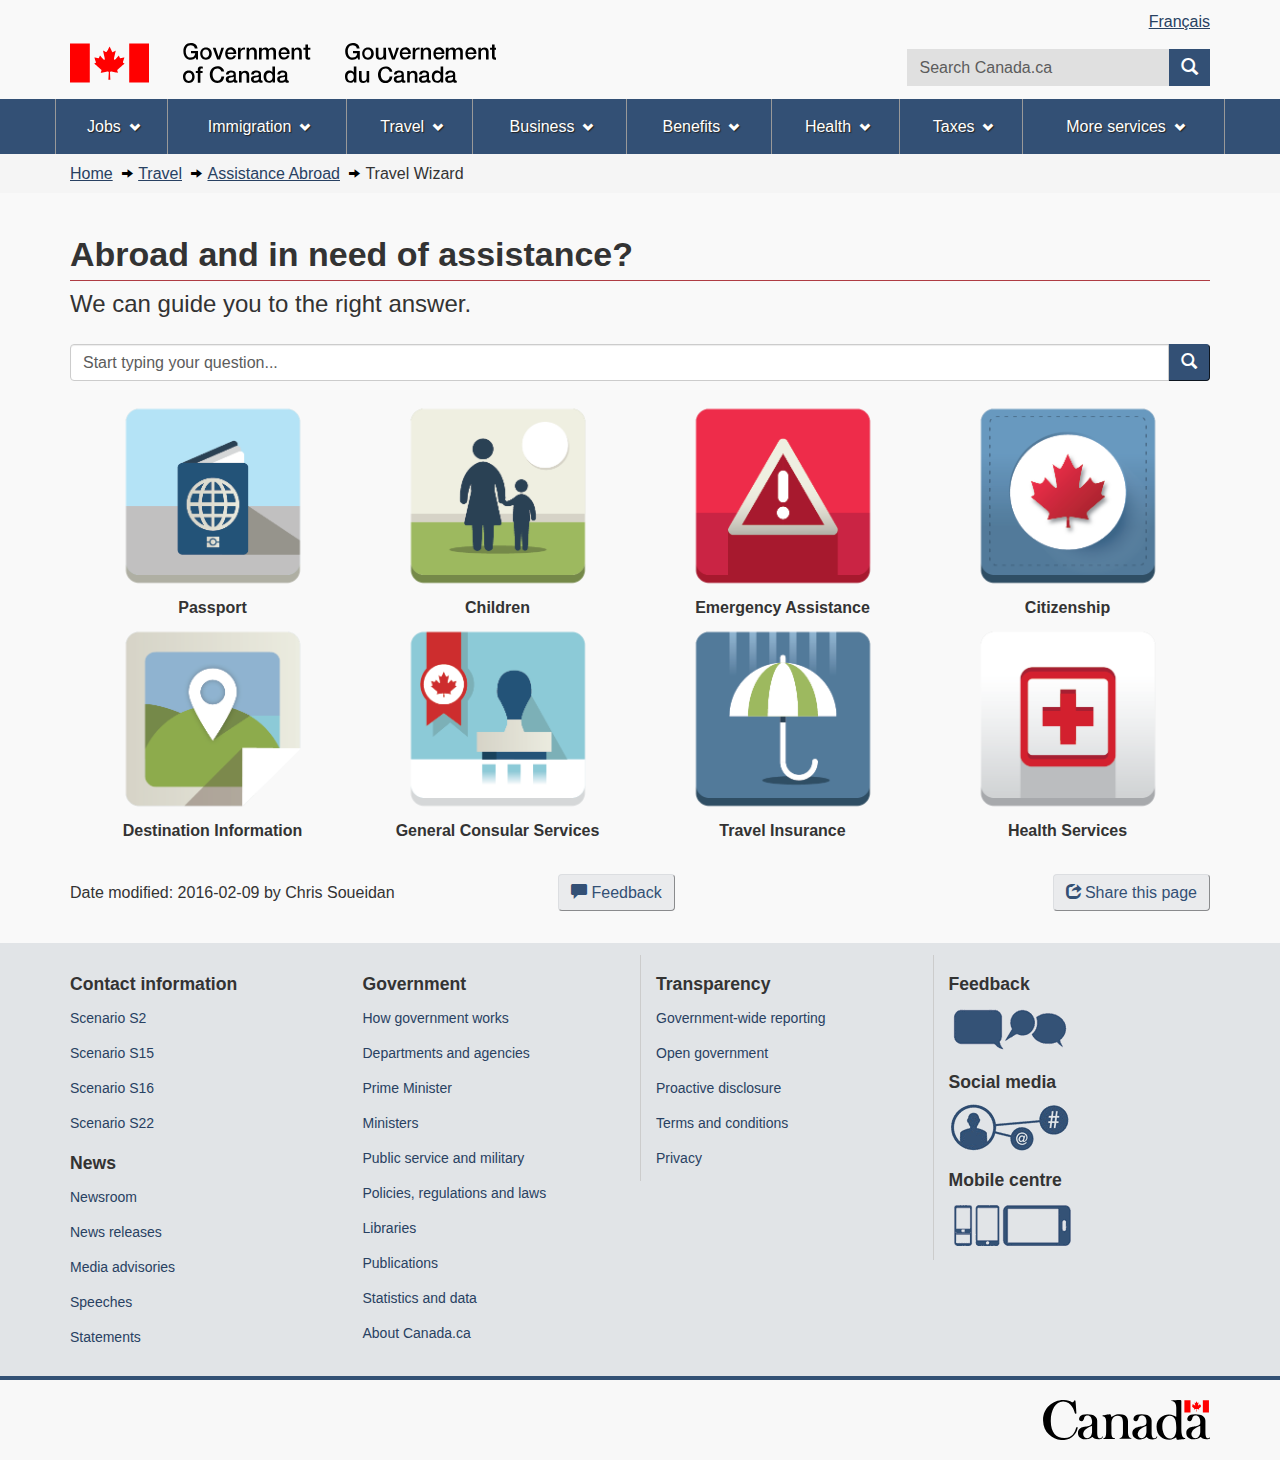
<file: s15.html>
<!DOCTYPE html>
<!--[if lt IE 9]><html class="no-js lt-ie9" lang="en" dir="ltr"><![endif]-->
<!--[if gt IE 8]><!-->
<html class="no-js" lang="en" dir="ltr">
<!--<![endif]-->

<head>
    <meta charset="utf-8">
    <title>Travel Wizard - S15</title>
    <meta content="width=device-width,initial-scale=1" name="viewport">
    <meta name="description" content="Travel Wizard for Global Affairs Canada by Chris Soueidan of Loogart">
    <link rel="stylesheet" href="https://maxcdn.bootstrapcdn.com/font-awesome/4.5.0/css/font-awesome.min.css">
    <link href="./GCWeb/assets/favicon.ico" rel="icon" type="image/x-icon">
    <link rel="stylesheet" href="./GCWeb/css/theme.css">
    <link rel="stylesheet" href="./css/jquery.steps.css">
    <link rel="stylesheet" href="./css/owl.carousel.css">
    <link rel="stylesheet" href="./css/owl.theme.css">
    <link rel="stylesheet" href="./css/select2.min.css">
    <link rel="stylesheet" href="./css/style.css">
</head>

<body>
    <!-- header -->
    <header role="banner">
        <div id="wb-bnr" class="container">
            <section id="wb-lng" class="visible-md visible-lg text-right">
                <h2 class="wb-inv">Language selection</h2>
                <div class="row">
                    <div class="col-md-12">
                        <ul class="list-inline margin-bottom-none">
                            <li><a lang="fr" href="index-fr.html">Français</a></li>
                        </ul>
                    </div>
                </div>
            </section>
            <div class="row">
                <div class="brand col-xs-8 col-sm-9 col-md-6">
                    <a href="http://www.canada.ca/en/index.html">
                        <object type="image/svg+xml" tabindex="-1" data="./GCWeb/assets/sig-blk-en.svg"></object><span class="wb-inv"> Government of Canada</span></a>
                </div>
                <section class="wb-mb-links col-xs-4 col-sm-3 visible-sm visible-xs" id="wb-glb-mn">
                    <h2>Search and menus</h2>
                    <ul class="list-inline text-right chvrn">
                        <li><a href="#mb-pnl" title="Search and menus" aria-controls="mb-pnl" class="overlay-lnk" role="button"><span class="glyphicon glyphicon-search"><span class="glyphicon glyphicon-th-list"><span class="wb-inv">Search and menus</span></span></span></a></li>
                    </ul>
                    <div id="mb-pnl"></div>
                </section>
                <section id="wb-srch" class="col-xs-6 text-right visible-md visible-lg">
                    <h2>Search</h2>
                    <form action="#" method="post" name="cse-search-box" role="search" class="form-inline">
                        <div class="form-group">
                            <label for="wb-srch-q" class="wb-inv">Search website</label>
                            <input id="wb-srch-q" list="wb-srch-q-ac" class="wb-srch-q form-control" name="q" type="search" value="" size="27" maxlength="150" placeholder="Search Canada.ca" data-modal-show="voldeModal">
                            <datalist id="wb-srch-q-ac">
                                <!--[if lte IE 9]><select><![endif]-->
                                <!--[if lte IE 9]></select><![endif]-->
                            </datalist>
                        </div>
                        <div class="form-group submit">
                            <button type="submit" id="wb-srch-sub" class="btn btn-primary btn-small" name="wb-srch-sub"><span class="glyphicon-search glyphicon"></span><span class="wb-inv">Search</span></button>
                        </div>
                    </form>
                </section>
            </div>
        </div>
        <nav role="navigation" id="wb-sm" data-ajax-replace="./ajax/sitemenu-en.html" data-trgt="mb-pnl" class="wb-menu visible-md visible-lg" typeof="SiteNavigationElement">
            <div class="container nvbar">
                <h2>Topics menu</h2>
                <div class="row">
                    <ul class="list-inline menu">
                        <li><a href="http://www.esdc.gc.ca/en/jobs/index.page">Jobs</a></li>
                        <li><a href="http://www.cic.gc.ca/english/index.asp">Immigration</a></li>
                        <li><a href="http://travel.gc.ca">Travel</a></li>
                        <li><a href="http://www.canada.ca/en/services/business/index.html">Business</a></li>
                        <li><a href="http://www.canada.ca/en/services/benefits/index.html">Benefits</a></li>
                        <li><a href="http://healthycanadians.gc.ca/index-eng.php">Health</a></li>
                        <li><a href="http://www.canada.ca/en/services/taxes/index.html">Taxes</a></li>
                        <li><a href="http://www.canada.ca/en/services/index.html">More services</a></li>
                    </ul>
                </div>
            </div>
        </nav>
        <nav role="navigation" id="wb-bc" property="breadcrumb">
            <h2>You are here:</h2>
            <div class="container">
                <div class="row">
                    <ol class="breadcrumb">
                        <li><a href="http://www.canada.ca/en/index.html">Home</a>
                        </li>
                        <li><a href="http://www.canada.ca/en/#">Travel</a>
                        </li>
                        <li><a href="http://www.canada.ca/en/#">Assistance Abroad</a>
                        </li>
                        <li>Travel Wizard</li>
                    </ol>
                </div>
            </div>
        </nav>
    </header>

    <main role="main" property="mainContentOfPage" class="container" id="slide-up2">

        <h1 property="name" id="wb-cont">Abroad and in need of assistance?</h1>
        <p class="lead">We can guide you to the right answer.</p>

        <!-- Wizardry -->
        <section>
            <!-- SEARCH BAR-->
            <div class="col-sm-12">
                <form class="form-horizontal" role="form" method="get" action="#">
                    <div class="form-group">
                        <div class="col-lg-12 input-group">
                            <input type="text" class="form-control" size="10" id="deptSearch" placeholder="Start typing your question..." />
                            <span class="input-group-btn">
                                <button type="submit" id="search-submit" class="btn btn-primary" name="search-submit"><span class="glyphicon-search glyphicon"></span><span class="wb-inv">Search News</span>
                            </button>
                            </span>
                        </div>
                    </div>
                </form>
            </div>

            <!-- row 1-->
            <div class="row">
                <div class="container text-center">
                    <div class="col-xs-6 col-sm-3">
                        <a href="passport.html#slide-up2">
                            <div class="passport bw"></div>
                        </a>
                        <b>Passport</b>
                    </div>
                    <div class="col-xs-6 col-sm-3">
                        <a href="#!">
                            <div class="children bw"></div>
                        </a>
                        <b>Children</b>
                    </div>
                    <div class="col-xs-6 col-sm-3">
                        <a href="#collapse1" data-toggle="collapse" aria-expanded="false" onclick="$('#slide-down1').animatescroll({scrollSpeed:500,easing:'easeInOutQuart'});">
                            <div class="emergencyAssistance bw"></div>
                        </a>
                        <b>Emergency Assistance</b>
                    </div>
                    <div class="col-xs-6 col-sm-3">
                        <a href="#!">
                            <div class="citizenship bw"></div>
                        </a>
                        <b>Citizenship</b>
                    </div>
                </div>
            </div>

            <!-- collapsing zone 1 -->
            <div class="row" id="slide-down1">
                <div class="collapse" id="collapse1">
                    <div class="well greyzone" id="slide-up1">
                        <div id="wizard-1">
                            <h3>Step 1</h3>
                            <section>
                                <!-- header section of greyzone -->
                                <button class="close" href="#collapse1" data-toggle="collapse" aria-expanded="true" onclick="$('#slide-up2').animatescroll({scrollSpeed:500,easing:'easeInOutQuart'});"><span aria-hidden="true">&times;</span></button>
                                <ol class="breadcrumb greyzone-breadcrumbs">
                                    <li>Emergency assistance</li>
                                </ol>
                                <h2 style="margin-top:0;" class="text-center">How can we help?</h2>

                                <!-- action buttons -->
                                <section class="row text-center" style="margin-top:30px">
                                    <div class="col-sm-6 greyzone-btns">
                                        <ul class="list-unstyled">
                                            <li><a class="btn btn-primary btn-block" id="next-step" href="#" onclick="$('#slide-up1').animatescroll({scrollSpeed:500,easing:'easeInOutQuart'});">I need emergency assistance.</a></li>
                                            <li><a class="btn btn-primary btn-block" id="next-step" href="#" onclick="$('#slide-up1').animatescroll({scrollSpeed:500,easing:'easeInOutQuart'});" disabled="disabled">I am arrested or detained abroad.</a></li>
                                            <li><a class="btn btn-primary btn-block" id="next-step" href="#" onclick="$('#slide-up1').animatescroll({scrollSpeed:500,easing:'easeInOutQuart'});" disabled="disabled">I need a local lawyer.</a></li>
                                        </ul>
                                    </div>
                                    <div class="col-sm-6 greyzone-btns">
                                        <ul class="list-unstyled">
                                            <li><a class="btn btn-primary btn-block" id="next-step" href="#" onclick="$('#slide-up1').animatescroll({scrollSpeed:500,easing:'easeInOutQuart'});" disabled="disabled">I want to report a death abroad.</a></li>
                                            <li><a class="btn btn-primary btn-block" id="next-step" href="#" onclick="$('#slide-up1').animatescroll({scrollSpeed:500,easing:'easeInOutQuart'});" disabled="disabled">My passport was lost, stolen or damaged.</a></li>

                                            <li><a class="btn btn-primary btn-block" id="next-step" href="#" onclick="$('#slide-up1').animatescroll({scrollSpeed:500,easing:'easeInOutQuart'});" disabled="disabled">I need to apply for a new passport.</a></li>
                                        </ul>
                                    </div>
                                </section>
                            </section>
                            <h3>Step 2</h3>
                            <section>
                                <!-- header section of greyzone -->
                                <button class="close" href="#collapse1" data-toggle="collapse" aria-expanded="true" onclick="$('#slide-up2').animatescroll({scrollSpeed:500,easing:'easeInOutQuart'});"><span aria-hidden="true">&times;</span></button>
                                <ol class="breadcrumb greyzone-breadcrumbs">
                                    <li><a id="previous-step" href="#" onclick="$('#slide-up1').animatescroll({scrollSpeed:500,easing:'easeInOutQuart'});">Emergency asistance</a></li>
                                    <li>Select destination</li>
                                </ol>
                                <h2 style="margin-top:0" class="text-center">Select your destination</h2>
                                <p class="text-center">We will provide with the information you need based on your destination.</p>
                                <!-- action buttons -->
                                <section class="row text-center" style="margin-top:15px">
                                    <div class="select-greyzone">
                                        <select id="countrySelect" class="js-select2-countries" style="width:50%">
                                            <option value="AF">Afghanistan</option>
                                            <option value="AL">Albania</option>
                                            <option value="DZ">Algeria</option>
                                            <option value="AS">American Samoa</option>
                                            <option value="AD">Andorra</option>
                                            <option value="AO">Angola</option>
                                            <option value="AI">Anguilla</option>
                                            <option value="AQ">Antarctica</option>
                                            <option value="AG">Antigua and Barbuda</option>
                                            <option value="AR">Argentina</option>
                                            <option value="AM">Armenia</option>
                                            <option value="AW">Aruba</option>
                                            <option value="AU">Australia</option>
                                            <option value="AT">Austria</option>
                                            <option value="AZ">Azerbaijan</option>
                                            <option value="PT-20">Azores</option>
                                            <option value="BS">Bahamas</option>
                                            <option value="BH">Bahrain</option>
                                            <option value="BD">Bangladesh</option>
                                            <option value="BB">Barbados</option>
                                            <option value="BY">Belarus</option>
                                            <option value="BE">Belgium</option>
                                            <option value="BZ">Belize</option>
                                            <option value="BJ">Benin</option>
                                            <option value="BM">Bermuda</option>
                                            <option value="BT">Bhutan</option>
                                            <option value="BO">Bolivia</option>
                                            <option value="BQ">Bonaire</option>
                                            <option value="BA">Bosnia and Herzegovina</option>
                                            <option value="BW">Botswana</option>
                                            <option value="BR">Brazil</option>
                                            <option value="VG">British Virgin Islands</option>
                                            <option value="BN">Brunei Darussalam</option>
                                            <option value="BG">Bulgaria</option>
                                            <option value="BF">Burkina Faso</option>
                                            <option value="MM">Burma (Myanmar)</option>
                                            <option value="BI">Burundi</option>
                                            <option value="CV">Cabo Verde</option>
                                            <option value="KH">Cambodia</option>
                                            <option value="CM">Cameroon</option>
                                            <option value="IC">Canary Islands</option>
                                            <option value="KY">Cayman Islands</option>
                                            <option value="CF">Central African Republic</option>
                                            <option value="TD">Chad</option>
                                            <option value="CL">Chile</option>
                                            <option value="CN">China</option>
                                            <option value="CO">Colombia</option>
                                            <option value="KM">Comoros</option>
                                            <option value="CK">Cook Islands</option>
                                            <option value="CR">Costa Rica</option>
                                            <option value="CI">Côte d'Ivoire (Ivory Coast)</option>
                                            <option value="HR">Croatia</option>
                                            <option value="CU">Cuba</option>
                                            <option value="CW">Curaçao</option>
                                            <option value="CY">Cyprus</option>
                                            <option value="CZ">Czech Republic</option>
                                            <option value="CD">Democratic Republic of Congo (Kinshasa)</option>
                                            <option value="DK">Denmark</option>
                                            <option value="DJ">Djibouti</option>
                                            <option value="DM">Dominica</option>
                                            <option value="DO">Dominican Republic</option>
                                            <option value="EC">Ecuador</option>
                                            <option value="EG">Egypt</option>
                                            <option value="SV">El Salvador</option>
                                            <option value="GQ">Equatorial Guinea</option>
                                            <option value="ER">Eritrea</option>
                                            <option value="EE">Estonia</option>
                                            <option value="ET">Ethiopia</option>
                                            <option value="FK">Falkland Islands</option>
                                            <option value="FJ">Fiji</option>
                                            <option value="FI">Finland</option>
                                            <option value="FR">France</option>
                                            <option value="GF">French Guiana</option>
                                            <option value="PF">French Polynesia</option>
                                            <option value="GA">Gabon</option>
                                            <option value="GM">Gambia, The</option>
                                            <option value="GE">Georgia</option>
                                            <option value="DE">Germany</option>
                                            <option value="GH">Ghana</option>
                                            <option value="GI">Gibraltar</option>
                                            <option value="GR">Greece</option>
                                            <option value="GL">Greenland</option>
                                            <option value="GD">Grenada</option>
                                            <option value="GP">Guadeloupe</option>
                                            <option value="GU">Guam</option>
                                            <option value="GT">Guatemala</option>
                                            <option value="GN">Guinea</option>
                                            <option value="GW">Guinea-Bissau</option>
                                            <option value="GY">Guyana</option>
                                            <option value="HT">Haiti</option>
                                            <option value="HN">Honduras</option>
                                            <option value="HK">Hong Kong</option>
                                            <option value="HU">Hungary</option>
                                            <option value="IS">Iceland</option>
                                            <option value="IN">India</option>
                                            <option value="ID">Indonesia</option>
                                            <option value="IR">Iran</option>
                                            <option value="IQ">Iraq</option>
                                            <option value="IE">Ireland</option>
                                            <option value="IL">Israel, the West Bank and the Gaza Strip</option>
                                            <option value="IT">Italy</option>
                                            <option value="JM">Jamaica</option>
                                            <option value="JP">Japan</option>
                                            <option value="JO">Jordan</option>
                                            <option value="KZ">Kazakhstan</option>
                                            <option value="KE">Kenya</option>
                                            <option value="KI">Kiribati</option>
                                            <option value="KP">Korea, North (DPRK)</option>
                                            <option value="KR">Korea, South</option>
                                            <option value="XK">Kosovo</option>
                                            <option value="KW">Kuwait</option>
                                            <option value="KG">Kyrgyz Republic</option>
                                            <option value="LA">Laos</option>
                                            <option value="LV">Latvia</option>
                                            <option value="LB">Lebanon</option>
                                            <option value="LS">Lesotho</option>
                                            <option value="LR">Liberia</option>
                                            <option value="LY">Libya</option>
                                            <option value="LI">Liechtenstein</option>
                                            <option value="LT">Lithuania</option>
                                            <option value="LU">Luxembourg</option>
                                            <option value="MO">Macao</option>
                                            <option value="MK">Macedonia</option>
                                            <option value="MG">Madagascar</option>
                                            <option value="MW">Malawi</option>
                                            <option value="MY">Malaysia</option>
                                            <option value="MV">Maldives</option>
                                            <option value="ML">Mali</option>
                                            <option value="MT">Malta</option>
                                            <option value="MH">Marshall Islands</option>
                                            <option value="MQ">Martinique</option>
                                            <option value="MR">Mauritania</option>
                                            <option value="MU">Mauritius</option>
                                            <option value="YT">Mayotte</option>
                                            <option value="MX">Mexico</option>
                                            <option value="FM">Micronesia (FSM)</option>
                                            <option value="MD">Moldova</option>
                                            <option value="MC">Monaco</option>
                                            <option value="MN">Mongolia</option>
                                            <option value="ME">Montenegro</option>
                                            <option value="MS">Montserrat</option>
                                            <option value="MA">Morocco</option>
                                            <option value="MZ">Mozambique</option>
                                            <option value="NA">Namibia</option>
                                            <option value="NR">Nauru</option>
                                            <option value="NP">Nepal</option>
                                            <option value="NL">Netherlands</option>
                                            <option value="NC">New Caledonia</option>
                                            <option value="NZ">New Zealand</option>
                                            <option value="NI">Nicaragua</option>
                                            <option value="NE">Niger</option>
                                            <option value="NG">Nigeria</option>
                                            <option value="NU">Niue</option>
                                            <option value="MP">Northern Marianas</option>
                                            <option value="NO">Norway</option>
                                            <option value="OM">Oman</option>
                                            <option value="PK">Pakistan</option>
                                            <option value="PW">Palau</option>
                                            <option value="PA">Panama</option>
                                            <option value="PG">Papua New Guinea</option>
                                            <option value="PY">Paraguay</option>
                                            <option value="PE">Peru</option>
                                            <option value="PH">Philippines</option>
                                            <option value="PL">Poland</option>
                                            <option value="PT">Portugal</option>
                                            <option value="PR">Puerto Rico</option>
                                            <option value="QA">Qatar</option>
                                            <option value="CG">Republic of Congo (Brazzaville)</option>
                                            <option value="RO">Romania</option>
                                            <option value="RU">Russia</option>
                                            <option value="RW">Rwanda</option>
                                            <option value="KN">Saint Kitts and Nevis</option>
                                            <option value="LC">Saint Lucia</option>
                                            <option value="MF">Saint Martin</option>
                                            <option value="VC">Saint Vincent & the Grenadines</option>
                                            <option value="BL">Saint-Barthélemy</option>
                                            <option value="PM">Saint-Pierre-et-Miquelon</option>
                                            <option value="WS">Samoa</option>
                                            <option value="SM">San Marino</option>
                                            <option value="ST">São Tomé and Principe</option>
                                            <option value="SA">Saudi Arabia</option>
                                            <option value="SN">Senegal</option>
                                            <option value="RS">Serbia</option>
                                            <option value="SC">Seychelles</option>
                                            <option value="SL">Sierra Leone</option>
                                            <option value="SG">Singapore</option>
                                            <option value="SX">Sint Maarten</option>
                                            <option value="SK">Slovakia</option>
                                            <option value="SI">Slovenia</option>
                                            <option value="SB">Solomon Islands</option>
                                            <option value="SO">Somalia</option>
                                            <option value="ZA">South Africa</option>
                                            <option value="SS">South Sudan</option>
                                            <option value="ES">Spain</option>
                                            <option value="LK">Sri Lanka</option>
                                            <option value="SD">Sudan</option>
                                            <option value="SR">Suriname</option>
                                            <option value="SZ">Swaziland</option>
                                            <option value="SE">Sweden</option>
                                            <option value="CH">Switzerland</option>
                                            <option value="SY">Syria</option>
                                            <option value="TW">Taiwan</option>
                                            <option value="TJ">Tajikistan</option>
                                            <option value="TZ">Tanzania</option>
                                            <option value="TH">Thailand</option>
                                            <option value="TL">Timor-Leste (East Timor)</option>
                                            <option value="TG">Togo</option>
                                            <option value="TK">Tokelau</option>
                                            <option value="TO">Tonga</option>
                                            <option value="TT">Trinidad and Tobago</option>
                                            <option value="TN">Tunisia</option>
                                            <option value="TR">Turkey</option>
                                            <option value="TM">Turkmenistan</option>
                                            <option value="TC">Turks and Caicos Islands</option>
                                            <option value="TV">Tuvalu</option>
                                            <option value="UG">Uganda</option>
                                            <option value="UA">Ukraine</option>
                                            <option value="AE">United Arab Emirates</option>
                                            <option value="GB">United Kingdom</option>
                                            <option value="US">United States</option>
                                            <option value="UY">Uruguay</option>
                                            <option value="UZ">Uzbekistan</option>
                                            <option value="VU">Vanuatu</option>
                                            <option value="VE">Venezuela</option>
                                            <option value="VN">Vietnam</option>
                                            <option value="VI">Virgin Islands (U.S.)</option>
                                            <option value="YE">Yemen</option>
                                            <option value="ZM">Zambia</option>
                                            <option value="ZW">Zimbabwe</option>
                                        </select>
                                    </div>
                                    <div class="col-sm-offset-3 col-sm-3 greyzone-btns">
                                        <ul class="list-unstyled">
                                            <li><a class="btn btn-default btn-block" id="previous-step" onclick="$('#slide-up1').animatescroll({scrollSpeed:500,easing:'easeInOutQuart'});"><i class="fa fa-chevron-left"></i> Back</a></li>
                                        </ul>
                                    </div>
                                    <div class="col-sm-3 greyzone-btns">
                                        <ul class="list-unstyled">
                                            <li><a class="btn btn-primary btn-block" id="next-step" onclick="$('#slide-up1').animatescroll({scrollSpeed:500,easing:'easeInOutQuart'});">Next <i class="fa fa-chevron-right"></i></a></li>
                                        </ul>
                                    </div>
                                </section>
                            </section>
                            <h3>Step 3</h3>
                            <section>
                                <button class="close" href="#collapse1" data-toggle="collapse" aria-expanded="true" onclick="$('#slide-up2').animatescroll({scrollSpeed:500,easing:'easeInOutQuart'});"><span aria-hidden="true">&times;</span></button>
                                <ol class="breadcrumb greyzone-breadcrumbs">
                                    <li><a>Emergency assistance</a></li>
                                    <li><a id="previous-step" href="#" onclick="$('#slide-up1').animatescroll({scrollSpeed:500,easing:'easeInOutQuart'});">Select destination</a></li>
                                    <li>Type of emergency</li>
                                </ol>
                                <h2 class="text-center">Is this a medical emergency?</h2>
                                <!-- action buttons -->
                                <section class="row text-center" style="margin-top:30px">
                                    <div class="col-sm-offset-3 col-sm-3 greyzone-btns">
                                        <ul class="list-unstyled">
                                            <li><a class="btn btn-default btn-block" id="previous-step" onclick="$('#slide-up1').animatescroll({scrollSpeed:500,easing:'easeInOutQuart'});"><i class="fa fa-remove"></i> No</a></li>
                                        </ul>
                                    </div>
                                    <div class="col-sm-3 greyzone-btns">
                                        <ul class="list-unstyled">
                                            <li><a class="btn btn-primary btn-block" id="next-step" onclick="$('#slide-up1').animatescroll({scrollSpeed:500,easing:'easeInOutQuart'});"><i class="fa fa-check"></i> Yes</a></li>
                                        </ul>
                                    </div>
                                </section>
                            </section>
                            <h3>Step 4</h3>
                            <section>
                                <!-- header sectoin of greyzone -->
                                <button class="close" href="#collapse1" data-toggle="collapse" aria-expanded="true" onclick="$('#slide-up2').animatescroll({scrollSpeed:500,easing:'easeInOutQuart'});"><span aria-hidden="true">&times;</span></button>
                                <ol class="breadcrumb greyzone-breadcrumbs">
                                    <li><a>Emergency assistance</a></li>
                                    <li><a>Select destination</a></li>
                                    <li><a id="previous-step" href="#" onclick="$('#slide-up1').animatescroll({scrollSpeed:500,easing:'easeInOutQuart'});">Type of emergency</a></li>
                                    <li>Medical emergency</li>
                                </ol>
                                <h2>Medical emergencies</h2>
                                <p>Local phone numbers to reach emergency services may be available for your location. </p>

                                <h4>*Emergency services</h4>
                                <p>Dial 100 to reach police (112 from cellular telephones), 102 for ambulance and 101 for firefighters.</p>
                                <p>If you have a medical emergency while abroad, officials at the nearest Canadian government office can help provide the following services:</p>
                                <div class="section greyzone-btns">
                                    <ul class="list-unstyled">
                                        <li><a class="btn btn-default overlay-lnk" href="#bottom-services">Services provided by consular officials</a></li>
                                        <li><a class="btn btn-danger overlay-lnk" href="#bottom-services-not">Services NOT provided by consular officials</a></li>
                                    </ul>
                                </div>
                                <hr class="hr-greyzone">
                                <h4>Need assistance?</h4>
                                <p>If you require immediate assistance, please contact a Canadian office abroad in Australia.</p>
                                <p>A list of local doctors and medical facilities may be available for the Government of Canada office abroad closest to your location. See the list of offices below.</p>



                                <ul class="list-unstyled bold-lists" id="slide-up3">
                                    <li>
                                        <details>
                                            <summary class="detail-summary"><b>Canberra - High Commission of Canada</b></summary>
                                            <table class="table">
                                                <tbody>
                                                    <tr>
                                                        <td><b>Street Address</b>
                                                            <br>Commonwealth Avenue, Canberra ACT, Australia 2600</td>
                                                    </tr>
                                                    <tr>
                                                        <td><b>Telephone</b>
                                                            <br>61 (2) 6270-4000</td>
                                                    </tr>
                                                    <tr>
                                                        <td><b>Email</b>
                                                            <br><a href="mailto:cnbra@international.gc.ca">cnbra@international.gc.ca</a></td>
                                                    </tr>
                                                    <tr>
                                                        <td>
                                                            <a class="btn btn-primary load-more" role="button" data-toggle="collapse" href="#collapseOffices" aria-expanded="false" onclick="$('#slide-down2').animatescroll({scrollSpeed:500,easing:'easeInOutQuart'});"><i class="fa fa-medkit"></i> View list of local doctors</a>
                                                    </tr>
                                                </tbody>
                                            </table>
                                            <!-- collapsible carousel of business cards -->
                                            <section id="slide-down2">
                                                <div class="collapse" id="collapseOffices">
                                                    <div class="well well-vendors">
                                                        <a data-toggle="collapse" href="#collapseOffices" aria-expanded="false" onclick="$('#slide-up3').animatescroll({scrollSpeed:500,easing:'easeInOutQuart'});"><i class="fa fa-close pull-right"></i></a>
                                                        <h4>Local doctors in Canberra</h4>
                                                        <p>Please note that inclusion in this list does not constitute official endorsement by the Government of Canada.</p>
                                                        <div id="carousel1" class="owl-carousel">
                                                            <a class="overlay-lnk" href="#side-bar">
                                                                <span class="vendor">
                                                                   <ul>
                                                                       <li><h6>Generalist</h6></li>
                                                                       <li><h4>Dr. Marvyn Haynes</h4></li>
                                                                       <li>Canberra</li>
                                                                   </ul>
                                                            </span>
                                                            </a>
                                                            <a class="overlay-lnk" href="#side-bar">
                                                                <span class="vendor">
                                                                   <ul>
                                                                       <li><h6>Cardiologist</h6></li>
                                                                       <li><h4>Dr. F. Bernard</h4></li>
                                                                       <li>Kingston</li>
                                                                   </ul>
                                                            </span>
                                                            </a>
                                                            <a class="overlay-lnk" href="#side-bar">
                                                                <span class="vendor">
                                                                   <ul>
                                                                       <li><h6>Urologist</h6></li>
                                                                       <li><h4>Dr. Baillargeon</h4></li>
                                                                       <li>Darwin</li>
                                                                   </ul>
                                                                </span>
                                                            </a>
                                                            <a class="overlay-lnk" href="#side-bar">
                                                                <span class="vendor">
                                                                   <ul>
                                                                       <li><h6>Pharmacist</h6></li>
                                                                       <li><h4>Dr. Dre</h4></li>
                                                                       <li>Aftermath</li>
                                                                   </ul>
                                                            </span>
                                                            </a>
                                                            <a class="overlay-lnk" href="#side-bar">
                                                                <span class="vendor">
                                                                   <ul>
                                                                       <li><h6>Internal Medicine</h6></li>
                                                                       <li><h4>Dr. D. Samis</h4></li>
                                                                       <li>Alice Springs</li>
                                                                   </ul>
                                                            </span>
                                                            </a>
                                                            <a class="overlay-lnk" href="#side-bar">
                                                                <span class="vendor">
                                                                   <ul>
                                                                       <li><h6>Generalist</h6></li>
                                                                       <li><h4>Dr. Sheng Huang</h4></li>
                                                                       <li>Canberra</li>
                                                                   </ul>
                                                            </span>
                                                            </a>
                                                            <a class="overlay-lnk" href="#side-bar">
                                                                <span class="vendor">
                                                                   <ul>
                                                                       <li><h6>University</h6></li>
                                                                       <li><h4>University of Canberra</h4></li>
                                                                       <li>Canberra</li>
                                                                   </ul>
                                                            </span>
                                                            </a>
                                                        </div>
                                                    </div>
                                                </div>
                                            </section>
                                        </details>
                                    </li>
                                    <li>
                                        <details>
                                            <summary class="detail-summary"><b>Perth - Consulate of Canada</b></summary>
                                        </details>
                                    </li>
                                    <li>
                                        <details>
                                            <summary class="detail-summary"><b>Sydney - Consulate General of Canada</b></summary>
                                        </details>
                                    </li>
                                </ul>

                                <section class="row text-center" style="margin-top:15px">
                                    <div class="col-sm-offset-3 col-sm-3 greyzone-btns">
                                        <ul class="list-unstyled">
                                            <li><a class="btn btn-default btn-block" id="previous-step" href="#" onclick="$('#slide-up1').animatescroll({scrollSpeed:500,easing:'easeInOutQuart'});"><i class="fa fa-chevron-left"></i> Back</a></li>
                                        </ul>
                                    </div>
                                    <div class="col-sm-3 greyzone-btns">
                                        <ul class="list-unstyled">
                                            <li><a class="btn btn-success btn-block wb-lbx" href="#centred-popup" aria-controls="centred-popup" role="button">Got it.</a></li>
                                        </ul>
                                    </div>
                                    <div class="col-sm-3 greyzone-btns">
                                        <ul class="list-unstyled">
                                            <li><a class="btn btn-primary btn-block" href="#!" id="next-step" onclick="$('#slide-up1').animatescroll({scrollSpeed:500,easing:'easeInOutQuart'});"><i class="fa fa-caret-right"></i> Non-medical scenario</a></li>
                                        </ul>
                                    </div>
                                    <div class="col-sm-12 text-center greyzone-btns">
                                        <ul class="list-unstyled">
                                            <li><a class="wb-lbx" href="#centred-popup-emergency" aria-controls="centred-popup">Do you need emergency assistance?</a></li>
                                        </ul>
                                    </div>
                                    

                                </section>
                            </section>
                            <h3>Step 5</h3>
                            <section>
                                <!-- header sectoin of greyzone -->
                                <button class="close" href="#collapse1" data-toggle="collapse" aria-expanded="true" onclick="$('#slide-up2').animatescroll({scrollSpeed:500,easing:'easeInOutQuart'});"><span aria-hidden="true">&times;</span></button>
                                <ol class="breadcrumb greyzone-breadcrumbs">
                                    <li><a>Emergency assistance</a></li>
                                    <li><a>Select destination</a></li>
                                    <li><a id="previous-step" href="#" onclick="$('#slide-up1').animatescroll({scrollSpeed:500,easing:'easeInOutQuart'});">Type of emergency</a></li>
                                    <li>Emergency situation</li>
                                </ol>
                                <h2>Emergency services</h2>
                                <p>Dial 100 to reach police (112 from cellular telephones), 102 for ambulance and 101 for firefighters.</p>
                                <hr class="hr-greyzone">
                                <h4>Need assistance?</h4>
                                <p>If you are experiencing a personal emergency abroad, contact one of our offices in Australia.</p>
                                <ul class="list-unstyled bold-lists" id="slide-up4">
                                    <li>
                                        <details>
                                            <summary class="detail-summary"><b>Canberra - High Commission of Canada</b></summary>
                                            <table class="table">
                                                <tbody>
                                                    <tr>
                                                        <td><b>Street Address</b>
                                                            <br>Commonwealth Avenue, Canberra ACT, Australia 2600</td>
                                                    </tr>
                                                    <tr>
                                                        <td><b>Telephone</b>
                                                            <br>61 (2) 6270-4000</td>
                                                    </tr>
                                                    <tr>
                                                        <td><b>Email</b>
                                                            <br><a href="mailto:cnbra@international.gc.ca">cnbra@international.gc.ca</a></td>
                                                    </tr>
                                                </tbody>
                                            </table>
                                        </details>
                                    </li>
                                    <li>
                                        <details>
                                            <summary class="detail-summary"><b>Perth - Consulate of Canada</b></summary>
                                        </details>
                                    </li>
                                    <li>
                                        <details>
                                            <summary class="detail-summary"><b>Sydney - Consulate General of Canada</b></summary>
                                        </details>
                                    </li>
                                </ul>

                                <section class="row text-center" style="margin-top:15px">
                                    <div class="col-sm-offset-3 col-sm-3 greyzone-btns">
                                        <ul class="list-unstyled">
                                            <li><a class="btn btn-default btn-block" id="previous-step" href="#" onclick="$('#slide-up1').animatescroll({scrollSpeed:500,easing:'easeInOutQuart'});"><i class="fa fa-chevron-left"></i> Back</a></li>
                                        </ul>
                                    </div>
                                    <div class="col-sm-3 greyzone-btns">
                                        <ul class="list-unstyled">
                                            <li><a class="btn btn-success btn-block wb-lbx" href="#centred-popup" aria-controls="centred-popup" role="button">Got it.</a></li>
                                        </ul>
                                    </div>
                                    <div class="col-sm-12 text-center greyzone-btns">
                                        <ul class="list-unstyled">
                                            <li><a class="wb-lbx" href="#centred-popup-emergency" aria-controls="centred-popup">Do you need emergency assistance?</a></li>
                                        </ul>
                                    </div>
                                </section>
                            </section>
                        </div>
                    </div>
                </div>
            </div>

            <!-- row 2-->
            <div class="row">
                <div class="container text-center">
                    <div class="col-xs-6 col-sm-3 col-md-3">
                        <a href="#!">
                            <div class="destinationInformation bw"></div>
                        </a>
                        <b>Destination Information</b>
                    </div>
                    <div class="col-xs-6 col-sm-3 col-md-3">
                        <a href="s16.html#slide-up2">
                            <div class="generalConsularServices bw"></div>
                        </a>
                        <b>General Consular Services</b>
                    </div>
                    <div class="col-xs-6 col-sm-3 col-md-3">
                        <a href="#">
                            <div class="travelInsurance bw"></div>
                        </a>
                        <b>Travel Insurance</b>
                    </div>
                    <div class="col-xs-6 col-sm-3 col-md-3">
                        <a href="#!">
                            <div class="healthAbroad bw"></div>
                        </a>
                        <b>Health Services</b>
                    </div>
                </div>
            </div>
        </section>

        <!-- page details -->
        <div class="row pagedetails">
            <div class="col-sm-5 col-xs-12 datemod">
                <dl id="wb-dtmd">
                    <dt>Date modified:&#32;</dt>
                    <dd>
                        <time property="dateModified">2016-02-09 by Chris Soueidan</time>
                    </dd>
                </dl>
            </div>
            <div class="clear visible-xs"></div>
            <div class="col-sm-4 col-xs-6">
                <a href="http://www.canada.ca/en/contact/feedback.html" class="btn btn-default"><span class="glyphicon glyphicon-comment mrgn-rght-sm"></span>Feedback<span class="wb-inv"> about this web site</span></a>
            </div>
            <div class="col-sm-3 col-xs-6 text-right">
                <div class="wb-share" data-wb-share='{"lnkClass": "btn btn-default"}'></div>
            </div>
            <div class="clear visible-xs"></div>
        </div>

    </main>

    <!-- modal-->
    <section id="centred-popup" class="mfp-hide modal-dialog modal-content overlay-def">
        <header class="modal-header">
            <h2 class="modal-title">We are glad to help!</h2>
        </header>
        <div class="modal-body">
            <p>Thank you for using the Travel Wizard. Consult our publication: Well on your way: A Canadian's guide to healthy travel abroad.</p>
            <a href="index.html" class="btn btn-success">Sounds good</a>
        </div>
    </section>

    <!-- modal closures-->
    <section id="centered-popup-closures" class="mfp-hide modal-dialog modal-content overlay-def">
        <header class="modal-header">
            <h2 class="modal-title">Holidays and closures</h2>
        </header>
        <div class="modal-body">
            <table class="table table-hover">
                <thead>
                    <tr>
                        <th>Month</th>
                        <th>Day</th>
                        <th>Year</th>
                        <th>Holiday name</th>
                    </tr>
                </thead>
                <tbody>
                    <tr>
                        <td>January</td>
                        <td>1</td>
                        <td>2016</td>
                        <td>New Year's Day</td>
                    </tr>
                    <tr>
                        <td>January</td>
                        <td>26</td>
                        <td>2016</td>
                        <td>Australia Day</td>
                    </tr>
                    <tr>
                        <td>March</td>
                        <td>14</td>
                        <td>2016</td>
                        <td>Canberra Day</td>
                    </tr>
                    <tr>
                        <td>March</td>
                        <td>25</td>
                        <td>2016</td>
                        <td>Good Friday</td>
                    </tr>
                    <tr>
                        <td>March</td>
                        <td>28</td>
                        <td>2016</td>
                        <td>Easter Monday</td>
                    </tr>
                    <tr>
                        <td>April</td>
                        <td>25</td>
                        <td>2016</td>
                        <td>ANZAC Day</td>
                    </tr>
                    <tr>
                        <td>June</td>
                        <td>13</td>
                        <td>2016</td>
                        <td>Queen's Birthday</td>
                    </tr>
                    <tr>
                        <td>September</td>
                        <td>26</td>
                        <td>2016</td>
                        <td>Family and Community Day</td>
                    </tr>
                    <tr>
                        <td>October</td>
                        <td>5</td>
                        <td>2016</td>
                        <td>Labor Day (Australia)</td>
                    </tr>
                    <tr>
                        <td>December</td>
                        <td>26</td>
                        <td>2016</td>
                        <td>Boxing Day</td>
                    </tr>
                    <tr>
                        <td>December</td>
                        <td>27</td>
                        <td>2016</td>
                        <td>In lieu of Christmas Day</td>
                    </tr>
                </tbody>
            </table>

        </div>
    </section>

    <!-- modal emergency final-->
    <section id="centred-popup-emergency" class="mfp-hide modal-dialog modal-content overlay-def">
        <header class="modal-header">
            <h2 class="modal-title">I want to contact someone directly.</h2>
        </header>
        <div class="modal-body">
            <!-- START emgcy_phone -->
            <h2 style="margin-top:0">Telephone:</h2>
            <h3>From outside Canada</h3>
            <ul>
                <li>Call the <a href="/assistance/embassies-consulates">nearest embassy or consulate</a>.</li>
                <li>+1 613 996 8885 (call collect where available)</li>
                <li><a href="/assistance/emergency-assistance/toll-free-numbers">Toll-free numbers in some countries</a></li>
            </ul>
            <h3>From inside Canada</h3>
            <ul>
                <li>613-996-8885</li>
                <li>1-800-387-3124 (toll-free from the U.S. and Canada only)</li>
            </ul>
            <!-- END emgcy_phone -->
            <!-- START emgcy_sms -->
            <h2>SMS:</h2>
            <ul>
                <li>613-209-1233 (carrier charges may apply)</li>
            </ul>
            <!-- END emgcy_sms -->
            <!-- START emgcy_tty -->
            <h2>TTY:</h2>
            <ul>
                <li>613-944-1310</li>
                <li>1-800-394-3472 (toll-free from the U.S. and Canada only)</li>
            </ul>
            <!-- END emgcy_tty -->
            <p></p>
            <p>If we are experiencing a high volume of calls, you may be asked to leave a message. Please follow the instructions carefully. We will return your call as soon as possible.</p>
            <!-- END emgcy_full_contact -->

            <a href="index.html" class="btn btn-success">Sounds good</a>
        </div>
    </section>

    <!-- bottom services -->
    <section id="bottom-services" class="wb-overlay modal-content overlay-def wb-bar-b">
        <header>
            <h2 class="modal-title">Services provided by consular officials</h2>
        </header>
        <div style="background-color:#fff;padding:2.5%;">
            <p>If you have a medical emergency while abroad, officials at the nearest Canadian government office can help provide the following services:</p>
            <ul>
                <li>Provide a list of physicians, clinics and hospitals.</li>
                <li>Contact your next of kin or person designated in a power of attorney to make decisions in case of incapacity.</li>
                <li>Assist in contacting your insurance company.</li>
                <li>With your permission, contact your medical doctor in Canada and assist him or her in discussing your medical file with the local treating physician.</li>
                <li>Provide assistance for medical evacuation and safe transfer including liaison with service providers.</li>
            </ul>
        </div>
    </section>

    <!-- bottom services not -->
    <section id="bottom-services-not" class="wb-overlay modal-content overlay-def wb-bar-b">
        <header style="background-color:#bc3331">
            <h2 class="modal-title">Services <b>not</b> provided by consular officials</h2>
        </header>
        <div style="background-color:#fff;padding:2.5%;">
            <p>However please note that the Canadian government does not:</p>
            <ul>
                <li>Pay hospital and medical bills.</li>
                <li>Pay for medical evacuations, air ambulance or other similar commercial services.</li>
                <li>Make decisions pertaining to your medical care.</li>
                <li>Interfere in your medical care.</li>
                <li>Provide medical or legal advice.</li>
            </ul>
        </div>
    </section>

    <!-- side bar -->
    <section id="side-bar" class="wb-overlay modal-content overlay-def wb-panel-l side-panel-width">
        <header>
            <h2 class="modal-title">Dr. Marvyn Haynes</h2>
        </header>
        <iframe src="https://www.google.com/maps/embed?pb=!1m18!1m12!1m3!1d3257.1611029626984!2d149.1281119657644!3d-35.277120580290436!2m3!1f0!2f0!3f0!3m2!1i1024!2i768!4f13.1!3m3!1m2!1s0x6b164d664bcbf587%3A0xea4a26a76a6968db!2sVeterans+Park%2C+Canberra+ACT+2601%2C+Australia!5e0!3m2!1sen!2sca!4v1455731418838" width="100%" height="220" frameborder="0" style="border:0;" allowfullscreen></iframe>

        <div style="background-color:#fff;padding:2.5%;">
            <table class="table table-hover">
                <tbody>
                    <tr>
                        <td><b>Name</b>
                            <br>Dr. Marvyn Haynes</td>
                    </tr>
                    <tr>
                        <td><b>Street address</b>
                            <br>69 Healing Gaze</td>
                    </tr>
                    <tr>
                        <td><b>City</b>
                            <br>Canberra</td>
                    </tr>
                    <tr>
                        <td><b>Phone number</b>
                            <br>(02) 6969-9969</td>
                    </tr>
                    <tr>
                        <td><b>Email</b>
                            <br><a href="mailto:marvin.haynes@international.gc.ca">marvyn@healinggaze.au</a></td>
                    </tr>
                    <tr>
                        <td><b>Website</b>
                            <br><a href="http://loogart.com" target="_blank">www.marvyn-haynes-healing-gaze.net.au</a></td>
                    </tr>
                    <tr>
                        <td><b>Specialization</b>
                            <br>Generalist</td>
                    </tr>
                    <tr>
                        <td><b>Languages</b>
                            <br>English, French</td>
                    </tr>
                    <tr>
                        <td><b>Details</b>
                            <br>Two for one sale massages. Limited time sale.</td>
                    </tr>
                </tbody>
            </table>
        </div>
    </section>

    <!-- Custom Modal disclaimer -->
    <div class="modal fade custom-modal-disclaimer" id="myModal" tabindex="0" role="dialog" aria-labelledby="myModalLabel" data-keyboard="false" data-backdrop="static">
        <div class="modal-dialog" role="document">
            <div class="modal-content">
                <div class="modal-header text-center">
                    <h2 class="modal-title" id="myModalLabel">Disclaimer</h2>
                </div>
                <div class="modal-body">
                    <p>The following lists have been prepared by the Government of Canada for the convenience of Canadians who may require these services and assistance. It is provided on the understanding that the Government of Canada does not assume or undertake any legal responsibility, to you, or those affected, if you choose to take it into account when selecting a local service provider. Further and alternatively, the Government of Canada does not accept any liability to any person or company for any financial loss or damage arising from the use of this information or from any failure to give information.</p>
                    <p> The Government of Canada aims to provide Canadians with as much relevant information to enable them to make informed decisions on their welfare. However, the lists are not recommendations and should not be treated as such. The information on the lists has been provided by the professional organizations or practitioners, and the sequence of the names is of no significance.</p>
                </div>
                <div class="modal-footer">
                    <button type="button" class="btn btn-success btn-block" data-dismiss="modal">I understand</button>
                </div>
            </div>
        </div>
    </div>
    
    <!-- Voldemodal -->
    <div class="modal fade custom-modal-disclaimer" id="voldeModal" tabindex="0" role="dialog" aria-labelledby="myModalLabel">
        <div class="modal-dialog" role="document" style="width:100%">
            <div class="modal-content">
                <h5 class="text-center" id="myModalLabel">Avada Kedavra!</h5>
                <img src="img/voldemort.jpg" style="width:100%;">
            </div>
        </div>
    </div>

    <footer role="contentinfo" id="wb-info">
        <nav role="navigation" class="container visible-sm visible-md visible-lg wb-navcurr">
            <h2 class="wb-inv">About this site</h2>
            <div class="row">
                <div class="col-sm-3 col-lg-3">
                    <section>
                        <h3>Contact information</h3>
                        <ul class="list-unstyled">
                            <li><a href="passport.html">Scenario S2</a></li>
                            <li><a href="s15.html">Scenario S15</a></li>
                            <li><a href="s16.html">Scenario S16</a></li>
                            <li><a href="index.html">Scenario S22</a></li>
                        </ul>
                    </section>
                    <section>
                        <h3>News</h3>
                        <ul class="list-unstyled">
                            <li><a href="http://news.gc.ca/web/index-en.do">Newsroom</a></li>
                            <li><a href="http://news.gc.ca/web/nwsprdct-en.do?mthd=tp&amp;crtr.tp1D=1">News releases</a></li>
                            <li><a href="http://news.gc.ca/web/nwsprdct-en.do?mthd=tp&amp;crtr.tp1D=3">Media advisories</a></li>
                            <li><a href="http://news.gc.ca/web/nwsprdct-en.do?mthd=tp&amp;crtr.tp1D=970">Speeches</a></li>
                            <li><a href="http://news.gc.ca/web/nwsprdct-en.do?mthd=tp&amp;crtr.tp1D=980">Statements</a></li>
                        </ul>
                    </section>
                </div>
                <section class="col-sm-3 col-lg-3">
                    <h3>Government</h3>
                    <ul class="list-unstyled">
                        <li><a href="http://www.canada.ca/en/gov/system">How government works</a></li>
                        <li><a href="http://www.canada.ca/en/gov/dept">Departments and agencies</a></li>
                        <li><a href="http://pm.gc.ca/eng">Prime Minister</a></li>
                        <li><a href="http://www.canada.ca/en/gov/ministers">Ministers</a></li>
                        <li><a href="http://www.canada.ca/en/gov/publicservice">Public service and military</a></li>
                        <li><a href="http://www.canada.ca/en/gov/policy">Policies, regulations and laws</a></li>
                        <li><a href="http://www.canada.ca/en/gov/libraries">Libraries</a></li>
                        <li><a href="http://www.canada.ca/en/gov/publications">Publications</a></li>
                        <li><a href="http://www.canada.ca/en/gov/statistics">Statistics and data</a></li>
                        <li><a href="http://www.canada.ca/en/newsite.html">About Canada.ca</a></li>
                    </ul>
                </section>
                <section class="col-sm-3 col-lg-3 brdr-lft">
                    <h3>Transparency</h3>
                    <ul class="list-unstyled">
                        <li><a href="http://www.canada.ca/en/transparency/reporting.html">Government-wide reporting</a></li>
                        <li><a href="http://open.canada.ca/en">Open government</a></li>
                        <li><a href="http://www.canada.ca/en/transparency/disclosure.html">Proactive disclosure</a></li>
                        <li><a href="http://www.canada.ca/en/transparency/terms.html">Terms and conditions</a></li>
                        <li><a href="http://www.canada.ca/en/transparency/privacy.html">Privacy</a></li>
                    </ul>
                </section>
                <div class="col-sm-3 col-lg-3 brdr-lft">
                    <section>
                        <h3>Feedback</h3>
                        <p>
                            <a href="http://www.canada.ca/en/contact/feedback.html"><img src="./GCWeb/assets/feedback.png" alt="Feedback about this Web site"></a>
                        </p>
                    </section>
                    <section>
                        <h3>Social media</h3>
                        <p>
                            <a href="http://www.canada.ca/en/social"><img src="./GCWeb/assets/social.png" alt="Social media"></a>
                        </p>
                    </section>
                    <section>
                        <h3>Mobile centre</h3>
                        <p>
                            <a href="http://www.canada.ca/en/mobile"><img src="./GCWeb/assets/mobile.png" alt="Mobile centre"></a>
                        </p>
                    </section>
                </div>
            </div>
        </nav>
        <div class="brand">
            <div class="container">
                <div class="row">
                    <div class="col-xs-6 visible-sm visible-xs tofpg">
                        <a href="#wb-cont">Top of Page <span class="glyphicon glyphicon-chevron-up"></span></a>
                    </div>
                    <div class="col-xs-6 col-md-12 text-right">
                        <object type="image/svg+xml" tabindex="-1" role="img" data="./GCWeb/assets/wmms-blk.svg" aria-label="Symbol of the Government of Canada"></object>
                    </div>
                </div>
            </div>
        </div>
    </footer>

    <script src="https://ajax.googleapis.com/ajax/libs/jquery/2.1.4/jquery.js"></script>
    <script src="./wet-boew/js/wet-boew.min.js"></script>
    <script src="./js/animatescroll.min.js"></script>
    <script src="./js/bootstrap.min.js"></script>
    <script src="./js/jquery.steps2.js"></script>
    <script src="./js/owl.carousel.js"></script>
    <script src="./js/select2.min.js"></script>
    <script>
        //jquery steps script
        var $wizard = $("#wizard-1");
        $wizard.steps({
            headerTag: "h3",
            bodyTag: "section",
            transitionEffect: "fade",
            autoFocus: true,
            enablePagination: false
        });
        $("a[id$=step]").on("click", function (e) {
            e.preventDefault();
            $wizard.steps($(this).attr("id").split("-")[0]);
        });

        //vendor carousel
        $(document).ready(function () {
            //$("#owl-example").owlCarousel();
            var owl = $("#carousel1");
            owl.owlCarousel({
                itemsCustom: [
                    [0, 1],
                    [420, 2],
                    [768, 3],
                    [992, 4]
                  ],
                pagination: false,
                navigation: true
            });
        });
        
        //select2 plugin
        $(document).ready(function () {
            $(".js-select2-countries").select2({
                placeholder: "Select a destination"
            });
        });

        //manually open disclaimer
        $('.load-more').click(function () {
            setTimeout(function () {
                $('#myModal').modal('show');
            }, 450)
        });
        
        //easter egg
        $(document).on('focus', '[data-modal-show]', function () {
            var _modal = $(this).attr('data-modal-show');
            $('#' + _modal).modal({
                show: true
            })
        });
    </script>
</body>

</html>
</file>
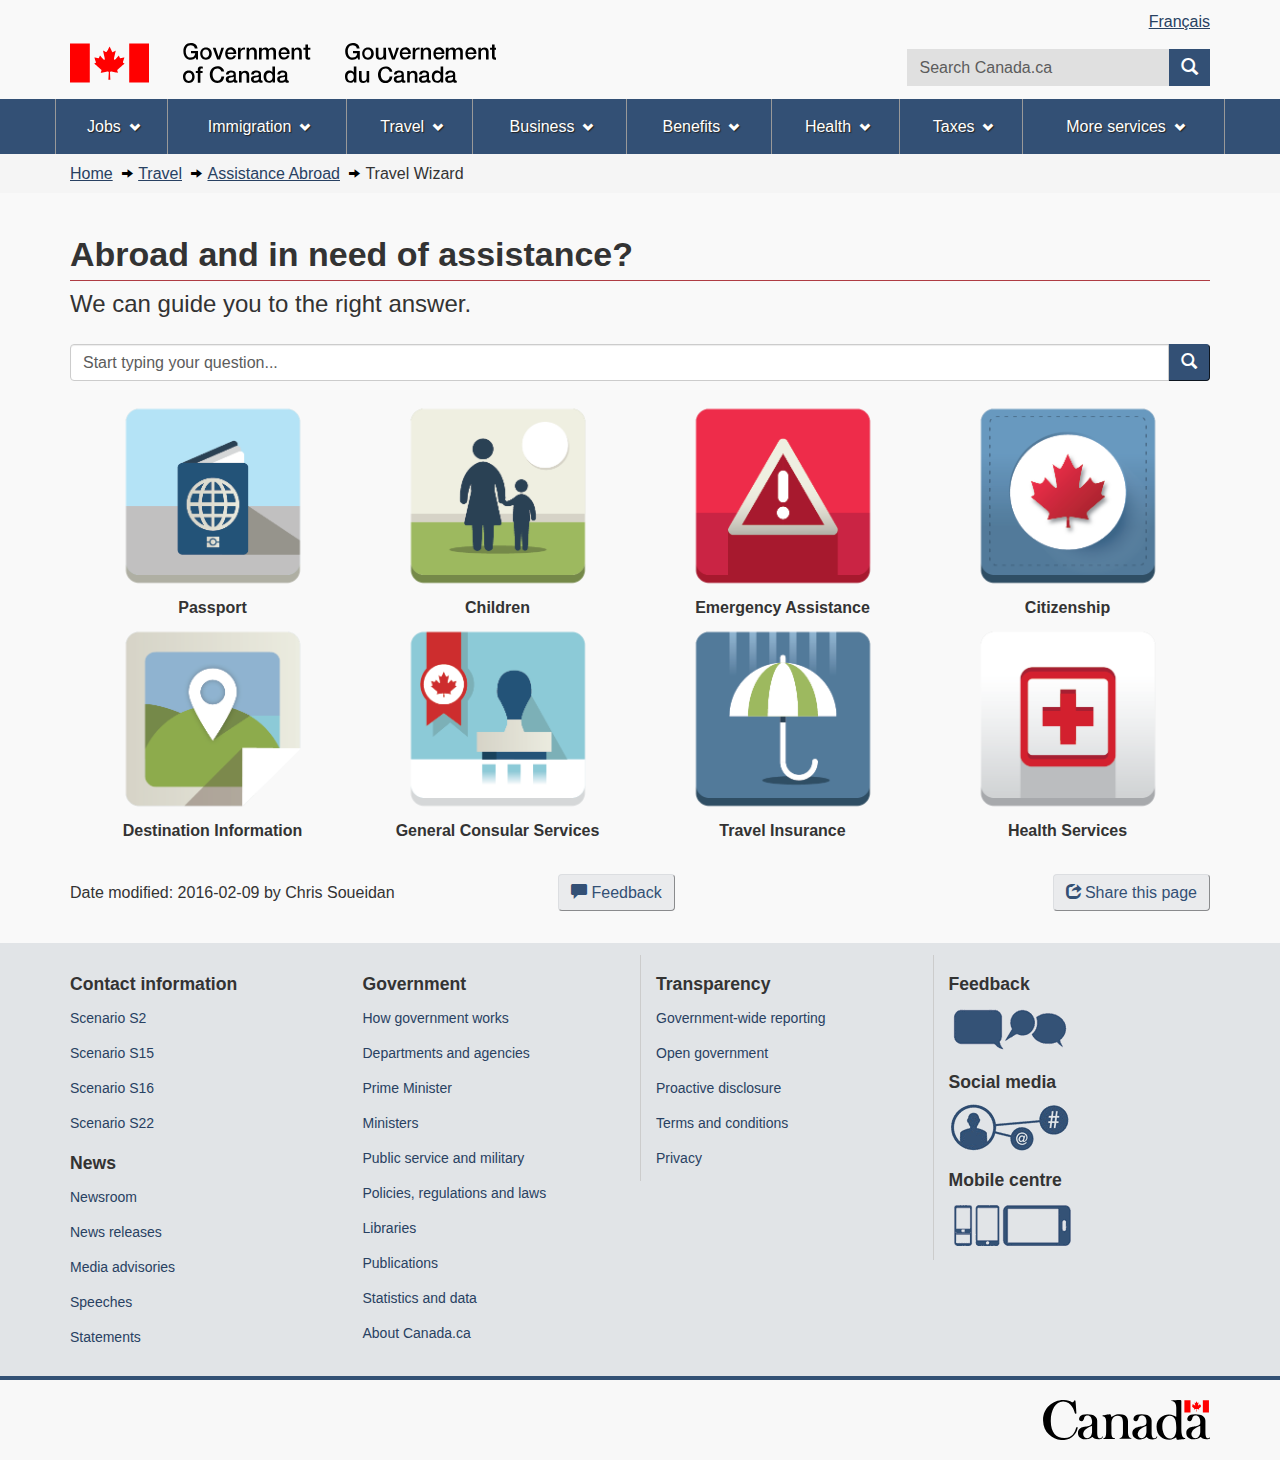
<file: s16.html>
<!DOCTYPE html>
<!--[if lt IE 9]><html class="no-js lt-ie9" lang="en" dir="ltr"><![endif]-->
<!--[if gt IE 8]><!-->
<html class="no-js" lang="en" dir="ltr">
<!--<![endif]-->

<head>
    <meta charset="utf-8">
    <title>Travel Wizard - S16</title>
    <meta content="width=device-width,initial-scale=1" name="viewport">
    <meta name="description" content="Travel Wizard for Global Affairs Canada by Chris Soueidan of Loogart">
    <link rel="stylesheet" href="https://maxcdn.bootstrapcdn.com/font-awesome/4.5.0/css/font-awesome.min.css">
    <link href="./GCWeb/assets/favicon.ico" rel="icon" type="image/x-icon">
    <link rel="stylesheet" href="./GCWeb/css/theme.css">
    <link rel="stylesheet" href="./css/jquery.steps.css">
    <link rel="stylesheet" href="./css/owl.carousel.css">
    <link rel="stylesheet" href="./css/owl.theme.css">
    <link rel="stylesheet" href="./css/select2.min.css">
    <link rel="stylesheet" href="./css/style.css">
</head>

<body>
    <!-- header -->
    <header role="banner">
        <div id="wb-bnr" class="container">
            <section id="wb-lng" class="visible-md visible-lg text-right">
                <h2 class="wb-inv">Language selection</h2>
                <div class="row">
                    <div class="col-md-12">
                        <ul class="list-inline margin-bottom-none">
                            <li><a lang="fr" href="index-fr.html">Français</a></li>
                        </ul>
                    </div>
                </div>
            </section>
            <div class="row">
                <div class="brand col-xs-8 col-sm-9 col-md-6">
                    <a href="http://www.canada.ca/en/index.html">
                        <object type="image/svg+xml" tabindex="-1" data="./GCWeb/assets/sig-blk-en.svg"></object><span class="wb-inv"> Government of Canada</span></a>
                </div>
                <section class="wb-mb-links col-xs-4 col-sm-3 visible-sm visible-xs" id="wb-glb-mn">
                    <h2>Search and menus</h2>
                    <ul class="list-inline text-right chvrn">
                        <li><a href="#mb-pnl" title="Search and menus" aria-controls="mb-pnl" class="overlay-lnk" role="button"><span class="glyphicon glyphicon-search"><span class="glyphicon glyphicon-th-list"><span class="wb-inv">Search and menus</span></span></span></a></li>
                    </ul>
                    <div id="mb-pnl"></div>
                </section>
                <section id="wb-srch" class="col-xs-6 text-right visible-md visible-lg">
                    <h2>Search</h2>
                    <form action="#" method="post" name="cse-search-box" role="search" class="form-inline">
                        <div class="form-group">
                            <label for="wb-srch-q" class="wb-inv">Search website</label>
                            <input id="wb-srch-q" list="wb-srch-q-ac" class="wb-srch-q form-control" name="q" type="search" value="" size="27" maxlength="150" placeholder="Search Canada.ca" data-modal-show="voldeModal">
                            <datalist id="wb-srch-q-ac">
                                <!--[if lte IE 9]><select><![endif]-->
                                <!--[if lte IE 9]></select><![endif]-->
                            </datalist>
                        </div>
                        <div class="form-group submit">
                            <button type="submit" id="wb-srch-sub" class="btn btn-primary btn-small" name="wb-srch-sub"><span class="glyphicon-search glyphicon"></span><span class="wb-inv">Search</span></button>
                        </div>
                    </form>
                </section>
            </div>
        </div>
        <nav role="navigation" id="wb-sm" data-ajax-replace="./ajax/sitemenu-en.html" data-trgt="mb-pnl" class="wb-menu visible-md visible-lg" typeof="SiteNavigationElement">
            <div class="container nvbar">
                <h2>Topics menu</h2>
                <div class="row">
                    <ul class="list-inline menu">
                        <li><a href="http://www.esdc.gc.ca/en/jobs/index.page">Jobs</a></li>
                        <li><a href="http://www.cic.gc.ca/english/index.asp">Immigration</a></li>
                        <li><a href="http://travel.gc.ca">Travel</a></li>
                        <li><a href="http://www.canada.ca/en/services/business/index.html">Business</a></li>
                        <li><a href="http://www.canada.ca/en/services/benefits/index.html">Benefits</a></li>
                        <li><a href="http://healthycanadians.gc.ca/index-eng.php">Health</a></li>
                        <li><a href="http://www.canada.ca/en/services/taxes/index.html">Taxes</a></li>
                        <li><a href="http://www.canada.ca/en/services/index.html">More services</a></li>
                    </ul>
                </div>
            </div>
        </nav>
        <nav role="navigation" id="wb-bc" property="breadcrumb">
            <h2>You are here:</h2>
            <div class="container">
                <div class="row">
                    <ol class="breadcrumb">
                        <li><a href="http://www.canada.ca/en/index.html">Home</a>
                        </li>
                        <li><a href="http://www.canada.ca/en/#">Travel</a>
                        </li>
                        <li><a href="http://www.canada.ca/en/#">Assistance Abroad</a>
                        </li>
                        <li>Travel Wizard</li>
                    </ol>
                </div>
            </div>
        </nav>
    </header>

    <main role="main" property="mainContentOfPage" class="container" id="slide-up2">

        <h1 property="name" id="wb-cont">Abroad and in need of assistance?</h1>
        <p class="lead">We can guide you to the right answer.</p>

        <!-- Wizardry -->
        <section>
            <!-- SEARCH BAR-->
            <div class="col-sm-12">
                <form class="form-horizontal" role="form" method="get" action="#">
                    <div class="form-group">
                        <div class="col-lg-12 input-group">
                            <input type="text" class="form-control" size="10" id="deptSearch" placeholder="Start typing your question..." />
                            <span class="input-group-btn">
                                <button type="submit" id="search-submit" class="btn btn-primary" name="search-submit"><span class="glyphicon-search glyphicon"></span><span class="wb-inv">Search News</span>
                            </button>
                            </span>
                        </div>
                    </div>
                </form>
            </div>

            <!-- row 1-->
            <div class="row">
                <div class="container text-center">
                    <div class="col-xs-6 col-sm-3">
                        <a href="passport.html#slide-up2">
                            <div class="passport bw"></div>
                        </a>
                        <b>Passport</b>
                    </div>
                    <div class="col-xs-6 col-sm-3">
                        <a href="#!">
                            <div class="children bw"></div>
                        </a>
                        <b>Children</b>
                    </div>
                    <div class="col-xs-6 col-sm-3">
                        <a href="index.html#slide-up2">
                            <div class="emergencyAssistance bw"></div>
                        </a>
                        <b>Emergency Assistance</b>
                    </div>
                    <div class="col-xs-6 col-sm-3">
                        <a href="#!">
                            <div class="citizenship bw"></div>
                        </a>
                        <b>Citizenship</b>
                    </div>
                </div>
            </div>

            <!-- collapsing zone 1 -->
            <div class="row" id="slide-down1">
                <div class="collapse" id="collapse1">

                    <div class="well greyzone" id="slide-up1">
                        <div id="wizard-1">
                            <h3>Step 1</h3>
                            <section>
                                <!-- header section of greyzone -->
                                <button class="close" href="#collapse1" data-toggle="collapse" aria-expanded="true" onclick="$('#slide-up2').animatescroll({scrollSpeed:500,easing:'easeInOutQuart'});"><span aria-hidden="true">&times;</span></button>
                                <ol class="breadcrumb greyzone-breadcrumbs">
                                    <li>General consular services</li>
                                </ol>
                                <h2 style="margin-top:0;" class="text-center">How can we help?</h2>

                                <!-- action buttons -->
                                <section class="row text-center" style="margin-top:30px">
                                    <div class="col-sm-6 greyzone-btns">
                                        <ul class="list-unstyled">
                                            <li><a class="btn btn-primary btn-block" id="next-step" href="#" onclick="$('#slide-up1').animatescroll({scrollSpeed:500,easing:'easeInOutQuart'});" disabled="disabled">I need notorial services</a></li>
                                            <li><a class="btn btn-primary btn-block" id="next-step" href="#" onclick="$('#slide-up1').animatescroll({scrollSpeed:500,easing:'easeInOutQuart'});">Which lawyers can I contact?</a></li>
                                            <li><a class="btn btn-primary btn-block" id="next-step" href="#" onclick="$('#slide-up1').animatescroll({scrollSpeed:500,easing:'easeInOutQuart'});" disabled="disabled">What consular fees will I pay?</a></li>
                                        </ul>
                                    </div>
                                    <div class="col-sm-6 greyzone-btns">
                                        <ul class="list-unstyled">
                                            <li><a class="btn btn-primary btn-block" id="next-step" href="#" onclick="$('#slide-up1').animatescroll({scrollSpeed:500,easing:'easeInOutQuart'});" disabled="disabled">I am arrested or detained abroad.</a></li>
                                            <li><a class="btn btn-primary btn-block" id="next-step" href="#" onclick="$('#slide-up1').animatescroll({scrollSpeed:500,easing:'easeInOutQuart'});" disabled="disabled">I want to report a death abroad.</a></li>
                                        </ul>
                                    </div>
                                </section>
                            </section>
                            <h3>Step 2</h3>
                            <section>
                                <!-- header section of greyzone -->
                                <button class="close" href="#collapse1" data-toggle="collapse" aria-expanded="true" onclick="$('#slide-up2').animatescroll({scrollSpeed:500,easing:'easeInOutQuart'});"><span aria-hidden="true">&times;</span></button>
                                <ol class="breadcrumb greyzone-breadcrumbs">
                                    <li><a id="previous-step" href="#" onclick="$('#slide-up1').animatescroll({scrollSpeed:500,easing:'easeInOutQuart'});">General consular services</a></li>
                                    <li>Select destination</li>
                                </ol>
                                <h2 style="margin-top:0" class="text-center">Select your destination</h2>
                                <p class="text-center">We will provide with the information you need based on your destination.</p>
                                <!-- action buttons -->
                                <section class="row text-center" style="margin-top:15px">
                                    <div class="select-greyzone">
                                        <select id="countrySelect" class="js-select2-countries" style="width:50%">
                                            <option value="AF">Afghanistan</option>
                                            <option value="AL">Albania</option>
                                            <option value="DZ">Algeria</option>
                                            <option value="AS">American Samoa</option>
                                            <option value="AD">Andorra</option>
                                            <option value="AO">Angola</option>
                                            <option value="AI">Anguilla</option>
                                            <option value="AQ">Antarctica</option>
                                            <option value="AG">Antigua and Barbuda</option>
                                            <option value="AR">Argentina</option>
                                            <option value="AM">Armenia</option>
                                            <option value="AW">Aruba</option>
                                            <option value="AU">Australia</option>
                                            <option value="AT">Austria</option>
                                            <option value="AZ">Azerbaijan</option>
                                            <option value="PT-20">Azores</option>
                                            <option value="BS">Bahamas</option>
                                            <option value="BH">Bahrain</option>
                                            <option value="BD">Bangladesh</option>
                                            <option value="BB">Barbados</option>
                                            <option value="BY">Belarus</option>
                                            <option value="BE">Belgium</option>
                                            <option value="BZ">Belize</option>
                                            <option value="BJ">Benin</option>
                                            <option value="BM">Bermuda</option>
                                            <option value="BT">Bhutan</option>
                                            <option value="BO">Bolivia</option>
                                            <option value="BQ">Bonaire</option>
                                            <option value="BA">Bosnia and Herzegovina</option>
                                            <option value="BW">Botswana</option>
                                            <option value="BR">Brazil</option>
                                            <option value="VG">British Virgin Islands</option>
                                            <option value="BN">Brunei Darussalam</option>
                                            <option value="BG">Bulgaria</option>
                                            <option value="BF">Burkina Faso</option>
                                            <option value="MM">Burma (Myanmar)</option>
                                            <option value="BI">Burundi</option>
                                            <option value="CV">Cabo Verde</option>
                                            <option value="KH">Cambodia</option>
                                            <option value="CM">Cameroon</option>
                                            <option value="IC">Canary Islands</option>
                                            <option value="KY">Cayman Islands</option>
                                            <option value="CF">Central African Republic</option>
                                            <option value="TD">Chad</option>
                                            <option value="CL">Chile</option>
                                            <option value="CN">China</option>
                                            <option value="CO">Colombia</option>
                                            <option value="KM">Comoros</option>
                                            <option value="CK">Cook Islands</option>
                                            <option value="CR">Costa Rica</option>
                                            <option value="CI">Côte d'Ivoire (Ivory Coast)</option>
                                            <option value="HR">Croatia</option>
                                            <option value="CU">Cuba</option>
                                            <option value="CW">Curaçao</option>
                                            <option value="CY">Cyprus</option>
                                            <option value="CZ">Czech Republic</option>
                                            <option value="CD">Democratic Republic of Congo (Kinshasa)</option>
                                            <option value="DK">Denmark</option>
                                            <option value="DJ">Djibouti</option>
                                            <option value="DM">Dominica</option>
                                            <option value="DO">Dominican Republic</option>
                                            <option value="EC">Ecuador</option>
                                            <option value="EG">Egypt</option>
                                            <option value="SV">El Salvador</option>
                                            <option value="GQ">Equatorial Guinea</option>
                                            <option value="ER">Eritrea</option>
                                            <option value="EE">Estonia</option>
                                            <option value="ET">Ethiopia</option>
                                            <option value="FK">Falkland Islands</option>
                                            <option value="FJ">Fiji</option>
                                            <option value="FI">Finland</option>
                                            <option value="FR">France</option>
                                            <option value="GF">French Guiana</option>
                                            <option value="PF">French Polynesia</option>
                                            <option value="GA">Gabon</option>
                                            <option value="GM">Gambia, The</option>
                                            <option value="GE">Georgia</option>
                                            <option value="DE">Germany</option>
                                            <option value="GH">Ghana</option>
                                            <option value="GI">Gibraltar</option>
                                            <option value="GR">Greece</option>
                                            <option value="GL">Greenland</option>
                                            <option value="GD">Grenada</option>
                                            <option value="GP">Guadeloupe</option>
                                            <option value="GU">Guam</option>
                                            <option value="GT">Guatemala</option>
                                            <option value="GN">Guinea</option>
                                            <option value="GW">Guinea-Bissau</option>
                                            <option value="GY">Guyana</option>
                                            <option value="HT">Haiti</option>
                                            <option value="HN">Honduras</option>
                                            <option value="HK">Hong Kong</option>
                                            <option value="HU">Hungary</option>
                                            <option value="IS">Iceland</option>
                                            <option value="IN">India</option>
                                            <option value="ID">Indonesia</option>
                                            <option value="IR">Iran</option>
                                            <option value="IQ">Iraq</option>
                                            <option value="IE">Ireland</option>
                                            <option value="IL">Israel, the West Bank and the Gaza Strip</option>
                                            <option value="IT">Italy</option>
                                            <option value="JM">Jamaica</option>
                                            <option value="JP">Japan</option>
                                            <option value="JO">Jordan</option>
                                            <option value="KZ">Kazakhstan</option>
                                            <option value="KE">Kenya</option>
                                            <option value="KI">Kiribati</option>
                                            <option value="KP">Korea, North (DPRK)</option>
                                            <option value="KR">Korea, South</option>
                                            <option value="XK">Kosovo</option>
                                            <option value="KW">Kuwait</option>
                                            <option value="KG">Kyrgyz Republic</option>
                                            <option value="LA">Laos</option>
                                            <option value="LV">Latvia</option>
                                            <option value="LB">Lebanon</option>
                                            <option value="LS">Lesotho</option>
                                            <option value="LR">Liberia</option>
                                            <option value="LY">Libya</option>
                                            <option value="LI">Liechtenstein</option>
                                            <option value="LT">Lithuania</option>
                                            <option value="LU">Luxembourg</option>
                                            <option value="MO">Macao</option>
                                            <option value="MK">Macedonia</option>
                                            <option value="MG">Madagascar</option>
                                            <option value="MW">Malawi</option>
                                            <option value="MY">Malaysia</option>
                                            <option value="MV">Maldives</option>
                                            <option value="ML">Mali</option>
                                            <option value="MT">Malta</option>
                                            <option value="MH">Marshall Islands</option>
                                            <option value="MQ">Martinique</option>
                                            <option value="MR">Mauritania</option>
                                            <option value="MU">Mauritius</option>
                                            <option value="YT">Mayotte</option>
                                            <option value="MX">Mexico</option>
                                            <option value="FM">Micronesia (FSM)</option>
                                            <option value="MD">Moldova</option>
                                            <option value="MC">Monaco</option>
                                            <option value="MN">Mongolia</option>
                                            <option value="ME">Montenegro</option>
                                            <option value="MS">Montserrat</option>
                                            <option value="MA">Morocco</option>
                                            <option value="MZ">Mozambique</option>
                                            <option value="NA">Namibia</option>
                                            <option value="NR">Nauru</option>
                                            <option value="NP">Nepal</option>
                                            <option value="NL">Netherlands</option>
                                            <option value="NC">New Caledonia</option>
                                            <option value="NZ">New Zealand</option>
                                            <option value="NI">Nicaragua</option>
                                            <option value="NE">Niger</option>
                                            <option value="NG">Nigeria</option>
                                            <option value="NU">Niue</option>
                                            <option value="MP">Northern Marianas</option>
                                            <option value="NO">Norway</option>
                                            <option value="OM">Oman</option>
                                            <option value="PK">Pakistan</option>
                                            <option value="PW">Palau</option>
                                            <option value="PA">Panama</option>
                                            <option value="PG">Papua New Guinea</option>
                                            <option value="PY">Paraguay</option>
                                            <option value="PE">Peru</option>
                                            <option value="PH">Philippines</option>
                                            <option value="PL">Poland</option>
                                            <option value="PT">Portugal</option>
                                            <option value="PR">Puerto Rico</option>
                                            <option value="QA">Qatar</option>
                                            <option value="CG">Republic of Congo (Brazzaville)</option>
                                            <option value="RO">Romania</option>
                                            <option value="RU">Russia</option>
                                            <option value="RW">Rwanda</option>
                                            <option value="KN">Saint Kitts and Nevis</option>
                                            <option value="LC">Saint Lucia</option>
                                            <option value="MF">Saint Martin</option>
                                            <option value="VC">Saint Vincent & the Grenadines</option>
                                            <option value="BL">Saint-Barthélemy</option>
                                            <option value="PM">Saint-Pierre-et-Miquelon</option>
                                            <option value="WS">Samoa</option>
                                            <option value="SM">San Marino</option>
                                            <option value="ST">São Tomé and Principe</option>
                                            <option value="SA">Saudi Arabia</option>
                                            <option value="SN">Senegal</option>
                                            <option value="RS">Serbia</option>
                                            <option value="SC">Seychelles</option>
                                            <option value="SL">Sierra Leone</option>
                                            <option value="SG">Singapore</option>
                                            <option value="SX">Sint Maarten</option>
                                            <option value="SK">Slovakia</option>
                                            <option value="SI">Slovenia</option>
                                            <option value="SB">Solomon Islands</option>
                                            <option value="SO">Somalia</option>
                                            <option value="ZA">South Africa</option>
                                            <option value="SS">South Sudan</option>
                                            <option value="ES">Spain</option>
                                            <option value="LK">Sri Lanka</option>
                                            <option value="SD">Sudan</option>
                                            <option value="SR">Suriname</option>
                                            <option value="SZ">Swaziland</option>
                                            <option value="SE">Sweden</option>
                                            <option value="CH">Switzerland</option>
                                            <option value="SY">Syria</option>
                                            <option value="TW">Taiwan</option>
                                            <option value="TJ">Tajikistan</option>
                                            <option value="TZ">Tanzania</option>
                                            <option value="TH">Thailand</option>
                                            <option value="TL">Timor-Leste (East Timor)</option>
                                            <option value="TG">Togo</option>
                                            <option value="TK">Tokelau</option>
                                            <option value="TO">Tonga</option>
                                            <option value="TT">Trinidad and Tobago</option>
                                            <option value="TN">Tunisia</option>
                                            <option value="TR">Turkey</option>
                                            <option value="TM">Turkmenistan</option>
                                            <option value="TC">Turks and Caicos Islands</option>
                                            <option value="TV">Tuvalu</option>
                                            <option value="UG">Uganda</option>
                                            <option value="UA">Ukraine</option>
                                            <option value="AE">United Arab Emirates</option>
                                            <option value="GB">United Kingdom</option>
                                            <option value="US">United States</option>
                                            <option value="UY">Uruguay</option>
                                            <option value="UZ">Uzbekistan</option>
                                            <option value="VU">Vanuatu</option>
                                            <option value="VE">Venezuela</option>
                                            <option value="VN">Vietnam</option>
                                            <option value="VI">Virgin Islands (U.S.)</option>
                                            <option value="YE">Yemen</option>
                                            <option value="ZM">Zambia</option>
                                            <option value="ZW">Zimbabwe</option>
                                        </select>
                                    </div>
                                    <div class="col-sm-offset-3 col-sm-3 greyzone-btns">
                                        <ul class="list-unstyled">
                                            <li><a class="btn btn-default btn-block" id="previous-step" onclick="$('#slide-up1').animatescroll({scrollSpeed:500,easing:'easeInOutQuart'});"><i class="fa fa-chevron-left"></i> Back</a></li>
                                        </ul>
                                    </div>
                                    <div class="col-sm-3 greyzone-btns">
                                        <ul class="list-unstyled">
                                            <li><a class="btn btn-primary btn-block" id="next-step" onclick="$('#slide-up1').animatescroll({scrollSpeed:500,easing:'easeInOutQuart'});">Next <i class="fa fa-chevron-right"></i></a></li>
                                        </ul>
                                    </div>
                                </section>
                            </section>
                            <h3>Step 3</h3>
                            <section>
                                <!-- header sectoin of greyzone -->
                                <button class="close" href="#collapse1" data-toggle="collapse" aria-expanded="true" onclick="$('#slide-up2').animatescroll({scrollSpeed:500,easing:'easeInOutQuart'});"><span aria-hidden="true">&times;</span></button>
                                <ol class="breadcrumb greyzone-breadcrumbs">
                                    <li><a>General consular services</a></li>
                                    <li><a id="previous-step" href="#" onclick="$('#slide-up1').animatescroll({scrollSpeed:500,easing:'easeInOutQuart'});">Select destination</a></li>
                                    <li>Legal advice</li>
                                </ol>
                                <h2>Legal advice</h2>
                                <p>Consular officials cannot offer advice on legal issues or represent persons before the courts, nor do they post bail, pay lawyers’ fees or pay fines.</p>

                                <p>A list of local lawyers who offer legal and notarial services to Canadian travellers may be available for the Government of Canada office abroad closest to your location.  See the list of offices below.</p>
                                <hr class="hr-greyzone">

                                <h4>Need assistance?</h4>
                                <p>If you require immediate assistance, please contact a Canadian office abroad in <b>Australia</b>.</p>
                                <p>A list of local lawyers who offer legal services to Canadian travellers may be available for the Government of Canada office abroad closest to your location. See the list of offices below.</p>

                                <ul class="list-unstyled bold-lists" id="slide-up3">
                                    <li>
                                        <details>
                                            <summary class="detail-summary"><b>Canberra - High Commission of Canada</b></summary>
                                            <table class="table">
                                                <tbody>
                                                    <tr>
                                                        <td><b>Street Address</b>
                                                            <br>Commonwealth Avenue, Canberra ACT, Australia 2600</td>
                                                    </tr>
                                                    <tr>
                                                        <td><b>Telephone</b>
                                                            <br>61 (2) 6270-4000</td>
                                                    </tr>
                                                    <tr>
                                                        <td><b>Email</b>
                                                            <br><a href="mailto:cnbra@international.gc.ca">cnbra@international.gc.ca</a></td>
                                                    </tr>
                                                    <tr>
                                                        <td>
                                                            <a class="btn btn-primary load-more" role="button" data-toggle="collapse" href="#collapseOffices" aria-expanded="false" onclick="$('#slide-down2').animatescroll({scrollSpeed:500,easing:'easeInOutQuart'});"><i class="fa fa-gavel"></i> View list of local lawyers</a>
                                                            <!--<h6><a class="wb-lbx" href="#popup-disclaimer" aria-controls="centred-popup">Disclaimer</a></h6>--></td>

                                                    </tr>
                                                </tbody>
                                            </table>

                                            <!-- collapsible carousel of business cards -->
                                            <section id="slide-down2">
                                                <div class="collapse" id="collapseOffices">
                                                    <div class="well well-vendors">
                                                        <a data-toggle="collapse" href="#collapseOffices" aria-expanded="false" onclick="$('#slide-up3').animatescroll({scrollSpeed:500,easing:'easeInOutQuart'});"><i class="fa fa-close pull-right"></i></a>
                                                        <h4>Local lawyers in Canberra</h4>
                                                        <p>Please note that inclusion in this list does not constitute official endorsement by the Government of Canada.</p>
                                                        <div id="carousel1" class="owl-carousel">
                                                            <a class="overlay-lnk" href="#side-bar">
                                                                <span class="vendor">
                                                                       <ul>
                                                                           <li><h6>Criminal Law</h6></li>
                                                                           <li><h4>Jones King Lawyers</h4></li>
                                                                           <li>Brisbane</li>
                                                                       </ul>
                                                                </span>
                                                            </a>
                                                            <a class="overlay-lnk" href="#side-bar">
                                                                <span class="vendor">
                                                                       <ul>
                                                                           <li><h6>Family Law</h6></li>
                                                                           <li><h4>Proctor & Associates</h4></li>
                                                                           <li>Alice Springs</li>
                                                                       </ul>
                                                                </span>
                                                            </a>
                                                            <a class="overlay-lnk" href="#side-bar">
                                                                <span class="vendor">
                                                                       <ul>
                                                                           <li><h6>Medical negligence</h6></li>
                                                                           <li><h4>Cartner Capner Solicitors</h4></li>
                                                                           <li>Darwin</li>
                                                                       </ul>
                                                                </span>
                                                            </a>
                                                            <a class="overlay-lnk" href="#side-bar">
                                                                <span class="vendor red-bg">
                                                                       <ul>
                                                                           <li><h6>Criminal Law</h6></li>
                                                                           <li><h4>Jeffrey Brothers Solicitors</h4></li>
                                                                           <li>Brisbane</li>
                                                                       </ul>
                                                                </span>
                                                            </a>
                                                            <a class="overlay-lnk" href="#side-bar">
                                                                <span class="vendor">
                                                                       <ul>
                                                                           <li><h6>Family Law</h6></li>
                                                                           <li><h4>Stein-Jacobs-Lord</h4></li>
                                                                           <li>Alice Springs</li>
                                                                       </ul>
                                                                </span>
                                                            </a>
                                                            <a class="overlay-lnk" href="#side-bar">
                                                                <span class="vendor red-bg">
                                                                       <ul>
                                                                           <li><h6>Criminal Law</h6></li>
                                                                           <li><h4>Saul Goodman</h4></li>
                                                                           <li>Darwin</li>
                                                                       </ul>
                                                                </span>
                                                            </a>
                                                            <a class="overlay-lnk" href="#side-bar">
                                                                <span class="vendor red-bg">
                                                                       <ul>
                                                                           <li><h6>Criminal Law</h6></li>
                                                                           <li><h4>AUS Inc.</h4></li>
                                                                           <li>Brisbane</li>
                                                                       </ul>
                                                                </span>
                                                            </a>
                                                            <a class="overlay-lnk" href="#side-bar">
                                                                <span class="vendor">
                                                                       <ul>
                                                                           <li><h6>Family Law</h6></li>
                                                                           <li><h4>Jonas & Associates</h4></li>
                                                                           <li>Alice Springs</li>
                                                                       </ul>
                                                                </span>
                                                            </a>
                                                            <a class="overlay-lnk" href="#side-bar">
                                                                <span class="vendor">
                                                                       <ul>
                                                                           <li><h6>Medical negligence</h6></li>
                                                                           <li><h4>William Carter Sollicitors</h4></li>
                                                                           <li>Darwin</li>
                                                                       </ul>
                                                                </span>
                                                            </a>

                                                        </div>
                                                    </div>
                                                </div>
                                            </section>

                                        </details>
                                    </li>
                                    <li>
                                        <details>
                                            <summary class="detail-summary"><b>Perth - Consulate of Canada</b></summary>
                                        </details>
                                    </li>
                                    <li>
                                        <details>
                                            <summary class="detail-summary"><b>Sydney - Consulate General of Canada</b></summary>
                                        </details>
                                    </li>
                                </ul>

                                <section class="row text-center" style="margin-top:15px">
                                    <div class="col-sm-offset-3 col-sm-3 greyzone-btns">
                                        <ul class="list-unstyled">
                                            <li><a class="btn btn-default btn-block" id="previous-step" href="#" onclick="$('#slide-up1').animatescroll({scrollSpeed:500,easing:'easeInOutQuart'});"><i class="fa fa-chevron-left"></i> Back</a></li>
                                        </ul>
                                    </div>
                                    <div class="col-sm-3 greyzone-btns">
                                        <ul class="list-unstyled">
                                            <li><a class="btn btn-success btn-block wb-lbx" href="#centred-popup" aria-controls="centred-popup" role="button">Got it.</a></li>
                                        </ul>
                                    </div>
                                    
                                </section>
                            </section>
                        </div>
                    </div>
                </div>
            </div>

            <!-- row 2-->
            <div class="row">
                <div class="container text-center">
                    <div class="col-xs-6 col-sm-3 col-md-3">
                        <a href="#!">
                            <div class="destinationInformation bw"></div>
                        </a>
                        <b>Destination Information</b>
                    </div>
                    <div class="col-xs-6 col-sm-3 col-md-3">
                        <a href="#collapse1" data-toggle="collapse" aria-expanded="false" onclick="$('#slide-down1').animatescroll({scrollSpeed:500,easing:'easeInOutQuart'});">
                            <div class="generalConsularServices bw"></div>
                        </a>
                        <b>General Consular Services</b>
                    </div>
                    <div class="col-xs-6 col-sm-3 col-md-3">
                        <a href="#">
                            <div class="travelInsurance bw"></div>
                        </a>
                        <b>Travel Insurance</b>
                    </div>
                    <div class="col-xs-6 col-sm-3 col-md-3">
                        <a href="#!">
                            <div class="healthAbroad bw"></div>
                        </a>
                        <b>Health Services</b>
                    </div>
                </div>
            </div>
        </section>

        <!-- page details -->
        <div class="row pagedetails">
            <div class="col-sm-5 col-xs-12 datemod">
                <dl id="wb-dtmd">
                    <dt>Date modified:&#32;</dt>
                    <dd>
                        <time property="dateModified">2016-02-09 by Chris Soueidan</time>
                    </dd>
                </dl>
            </div>
            <div class="clear visible-xs"></div>
            <div class="col-sm-4 col-xs-6">
                <a href="http://www.canada.ca/en/contact/feedback.html" class="btn btn-default"><span class="glyphicon glyphicon-comment mrgn-rght-sm"></span>Feedback<span class="wb-inv"> about this web site</span></a>
            </div>
            <div class="col-sm-3 col-xs-6 text-right">
                <div class="wb-share" data-wb-share='{"lnkClass": "btn btn-default"}'></div>
            </div>
            <div class="clear visible-xs"></div>
        </div>

    </main>

    <!-- modal-->
    <section id="centred-popup" class="mfp-hide modal-dialog modal-content overlay-def">
        <header class="modal-header">
            <h2 class="modal-title">We are glad to help!</h2>
        </header>
        <div class="modal-body">
            <p>Thank you for using the Travel Wizard. Consult our publication: Well on your way: A Canadian's guide to healthy travel abroad.</p>
            <a href="index.html" class="btn btn-success">Sounds good</a>
        </div>
    </section>

    <!-- modal emergency final-->
    <section id="centred-popup-emergency" class="mfp-hide modal-dialog modal-content overlay-def">
        <header class="modal-header">
            <h2 class="modal-title">Need emergency assistance?</h2>
        </header>
        <div class="modal-body">
            <p>Please select one of the following options:</p>

            <ul class="list-unstyled">
                <li>
                    <details>
                        <summary>Read more</summary>
                        <ol>
                            <li><a href="http://travel.gc.ca/travelling/publications/guide-for-canadians-imprisoned-abroad"> A guide for Canadians imprisoned abroad </a></li>
                            <li><a href="http://travel.gc.ca/travelling/documents/dual-citizenship">Travelling as a dual citizen</a></li>
                            <li><a href="http://travel.gc.ca/assistance/emergency-info/arrest-detention/clemency">Clemency Intervention - Statement of Procedures</a></li>
                        </ol>
                    </details>
                </li>
            </ul>

            <ul class="list-unstyled">
                <li>
                    <details>
                        <summary>I want to contact someone directly.</a>
                        </summary>
                        <!-- START emgcy_phone -->
                        <h2>Telephone:</h2>
                        <h3>From outside Canada</h3>
                        <ul>
                            <li>Call the <a href="/assistance/embassies-consulates">nearest embassy or consulate</a>.</li>
                            <li>+1 613 996 8885 (call collect where available)</li>
                            <li><a href="/assistance/emergency-assistance/toll-free-numbers">Toll-free numbers in some countries</a></li>
                        </ul>
                        <h3>From inside Canada</h3>
                        <ul>
                            <li>613-996-8885</li>
                            <li>1-800-387-3124 (toll-free from the U.S. and Canada only)</li>
                        </ul>
                        <!-- END emgcy_phone -->
                        <!-- START emgcy_sms -->
                        <h2>SMS:</h2>
                        <ul>
                            <li>613-209-1233 (carrier charges may apply)</li>
                        </ul>
                        <!-- END emgcy_sms -->
                        <!-- START emgcy_tty -->
                        <h2>TTY:</h2>
                        <ul>
                            <li>613-944-1310</li>
                            <li>1-800-394-3472 (toll-free from the U.S. and Canada only)</li>
                        </ul>
                        <!-- END emgcy_tty -->
                        <p></p>
                        <p>If we are experiencing a high volume of calls, you may be asked to leave a message. Please follow the instructions carefully. We will return your call as soon as possible.</p>
                        <!-- END emgcy_full_contact -->
                    </details>
                </li>
            </ul>

            <a href="index.html" class="btn btn-success">Sounds good</a>
        </div>
    </section>

    <!-- bottom services -->
    <section id="bottom-services" class="wb-overlay modal-content overlay-def wb-bar-b">
        <header>
            <h2 class="modal-title">Services provided by consular officials</h2>
        </header>
        <div style="background-color:#fff;padding:2.5%;">
            <p>Canadian consular officials offer a range of services that vary from case to case and from country to country. They will discuss services appropriate to your case, with you or with a designated contact person. At your request, consular officials can:</p>

            <ul>
                <li>notify your family or friends of your situation and let them know if and how they can help;</li>
                <li>help you communicate with your legal representative and family or friends;</li>
                <li>request immediate and regular access to you;</li>
                <li>seek to ensure you receive equitable treatment under the laws and in keeping with the standards of the host country, upon your arrest or detention;</li>
                <li>obtain information about the status of your case and encourage authorities to process the case without undue delay;</li>
                <li>provide you, your representative, or family with information on the local judicial and prison systems, approximate times for court action, typical sentences for the alleged offence, and bail provisions;</li>
                <li>make every effort to ensure you receive adequate nutrition and medical and dental care;</li>
                <li>arrange for the purchase (at your expense and if permitted) of food supplements, essential clothing, and other basic items not available through the prison system;</li>
                <li>deliver letters and provide permitted reading material if normal postal services are not available;</li>
                <li>convey messages to you if telephone or postal services are not available or practical;</li>
                <li>contact relatives or friends on your behalf and ask them to send you funds if required; and</li>
                <li>facilitate the transfer of funds to you if other means are unreliable or unavailable (fees apply).</li>
            </ul>
        </div>
    </section>

    <!-- bottom services not -->
    <section id="bottom-services-not" class="wb-overlay modal-content overlay-def wb-bar-b">
        <header style="background-color:#bc3331">
            <h2 class="modal-title">Services <b>not</b> provided by consular officials</h2>
        </header>
        <div style="background-color:#fff;padding:2.5%;">
            <p>Services not provided by consular officials (in a rotating triangle to expand/collapse) Canadian consular officials cannot provide some services to you for reasons of law and public policy. For example, they cannot:</p>

            <ul>
                <li>get you out of prison;</li>
                <li>post bail or pay fines or legal fees;</li>
                <li>provide legal advice or interpret local laws;</li>
                <li>select or recommend a specific lawyer;</li>
                <li>get involved in important matters between you and your lawyer;</li>
                <li>forward or deliver parcels entering or leaving the country or clear them through customs;</li>
                <li>circumvent rules regarding what can and cannot be brought into or taken out of a prison; or</li>
                <li>make travel or accommodation arrangements for your family or friends.</li>
            </ul>
        </div>
    </section>

    <!-- side bar -->
    <section id="side-bar" class="wb-overlay modal-content overlay-def wb-panel-l side-panel-width">
        <header>
            <h2 class="modal-title">Povey-Stein-Goldberg</h2>
        </header>
                    <iframe src="https://www.google.com/maps/embed?pb=!1m18!1m12!1m3!1d3257.1611029626984!2d149.1281119657644!3d-35.277120580290436!2m3!1f0!2f0!3f0!3m2!1i1024!2i768!4f13.1!3m3!1m2!1s0x6b164d664bcbf587%3A0xea4a26a76a6968db!2sVeterans+Park%2C+Canberra+ACT+2601%2C+Australia!5e0!3m2!1sen!2sca!4v1455731418838" width="100%" height="220" frameborder="0" style="border:0;" allowfullscreen></iframe>

        <div style="background-color:#fff;padding:2.5%;">
           </iframe>
            <table class="table table-hover">
                <tbody>
                    <tr>
                        <td><b>Name</b>
                            <br>Louise Mathias Barrister, Elizabeth Street Chambers</td>
                    </tr>
                    <tr>
                        <td><b>Street address</b>
                            <br>123 Charlotte St</td>
                    </tr>
                    <tr>
                        <td><b>City</b>
                            <br>Brisbane</td>
                    </tr>
                    <tr>
                        <td><b>Phone number</b>
                            <br>(02) 9336-5399</td>
                    </tr>
                    <tr>
                        <td><b>Email</b>
                            <br><a href="mailto:valerie.anderson@international.gc.ca">Louise.Mathias@ESC.au</a></td>
                    </tr>
                    <tr>
                        <td><b>Website</b>
                            <br><a href="http://loogart.com" target="_blank">www.sydneybarrister.net.au</a></td>
                    </tr>
                    <tr>
                        <td><b>Specialization</b>
                            <br>Criminal Law, also on legal, aid panel</td>
                    </tr>
                    <tr>
                        <td><b>Languages</b>
                            <br>English, French</td>
                    </tr>
                    <tr>
                        <td><b>Details</b>
                            <br>No additional details</td>
                    </tr>
                </tbody>
            </table>
        </div>
    </section>

    <!-- Custom Modal disclaimer -->
    <div class="modal fade custom-modal-disclaimer" id="myModal" tabindex="0" role="dialog" aria-labelledby="myModalLabel" data-keyboard="false" data-backdrop="static">
        <div class="modal-dialog" role="document">
            <div class="modal-content">
                <div class="modal-header text-center">
                    <h2 class="modal-title" id="myModalLabel">Disclaimer</h2>
                </div>
                <div class="modal-body">
                    <p>The following lists have been prepared by the Government of Canada for the convenience of Canadians who may require these services and assistance. It is provided on the understanding that the Government of Canada does not assume or undertake any legal responsibility, to you, or those affected, if you choose to take it into account when selecting a local service provider. Further and alternatively, the Government of Canada does not accept any liability to any person or company for any financial loss or damage arising from the use of this information or from any failure to give information.</p>
                    <p> The Government of Canada aims to provide Canadians with as much relevant information to enable them to make informed decisions on their welfare. However, the lists are not recommendations and should not be treated as such. The information on the lists has been provided by the professional organizations or practitioners, and the sequence of the names is of no significance.</p>
                </div>
                <div class="modal-footer">
                    <button type="button" class="btn btn-success btn-block" data-dismiss="modal">I understand</button>
                </div>
            </div>
        </div>
    </div>
    
    <!-- Voldemodal -->
    <div class="modal fade custom-modal-disclaimer" id="voldeModal" tabindex="0" role="dialog" aria-labelledby="myModalLabel">
        <div class="modal-dialog" role="document" style="width:100%">
            <div class="modal-content">
                <h5 class="text-center" id="myModalLabel">Avada Kedavra!</h5>
                <img src="img/voldemort.jpg" style="width:100%;">
            </div>
        </div>
    </div>

    <footer role="contentinfo" id="wb-info">
        <nav role="navigation" class="container visible-sm visible-md visible-lg wb-navcurr">
            <h2 class="wb-inv">About this site</h2>
            <div class="row">
                <div class="col-sm-3 col-lg-3">
                    <section>
                        <h3>Contact information</h3>
                        <ul class="list-unstyled">
                            <li><a href="passport.html">Scenario S2</a></li>
                            <li><a href="s15.html">Scenario S15</a></li>
                            <li><a href="s16.html">Scenario S16</a></li>
                            <li><a href="index.html">Scenario S22</a></li>
                        </ul>
                    </section>
                    <section>
                        <h3>News</h3>
                        <ul class="list-unstyled">
                            <li><a href="http://news.gc.ca/web/index-en.do">Newsroom</a></li>
                            <li><a href="http://news.gc.ca/web/nwsprdct-en.do?mthd=tp&amp;crtr.tp1D=1">News releases</a></li>
                            <li><a href="http://news.gc.ca/web/nwsprdct-en.do?mthd=tp&amp;crtr.tp1D=3">Media advisories</a></li>
                            <li><a href="http://news.gc.ca/web/nwsprdct-en.do?mthd=tp&amp;crtr.tp1D=970">Speeches</a></li>
                            <li><a href="http://news.gc.ca/web/nwsprdct-en.do?mthd=tp&amp;crtr.tp1D=980">Statements</a></li>
                        </ul>
                    </section>
                </div>
                <section class="col-sm-3 col-lg-3">
                    <h3>Government</h3>
                    <ul class="list-unstyled">
                        <li><a href="http://www.canada.ca/en/gov/system">How government works</a></li>
                        <li><a href="http://www.canada.ca/en/gov/dept">Departments and agencies</a></li>
                        <li><a href="http://pm.gc.ca/eng">Prime Minister</a></li>
                        <li><a href="http://www.canada.ca/en/gov/ministers">Ministers</a></li>
                        <li><a href="http://www.canada.ca/en/gov/publicservice">Public service and military</a></li>
                        <li><a href="http://www.canada.ca/en/gov/policy">Policies, regulations and laws</a></li>
                        <li><a href="http://www.canada.ca/en/gov/libraries">Libraries</a></li>
                        <li><a href="http://www.canada.ca/en/gov/publications">Publications</a></li>
                        <li><a href="http://www.canada.ca/en/gov/statistics">Statistics and data</a></li>
                        <li><a href="http://www.canada.ca/en/newsite.html">About Canada.ca</a></li>
                    </ul>
                </section>
                <section class="col-sm-3 col-lg-3 brdr-lft">
                    <h3>Transparency</h3>
                    <ul class="list-unstyled">
                        <li><a href="http://www.canada.ca/en/transparency/reporting.html">Government-wide reporting</a></li>
                        <li><a href="http://open.canada.ca/en">Open government</a></li>
                        <li><a href="http://www.canada.ca/en/transparency/disclosure.html">Proactive disclosure</a></li>
                        <li><a href="http://www.canada.ca/en/transparency/terms.html">Terms and conditions</a></li>
                        <li><a href="http://www.canada.ca/en/transparency/privacy.html">Privacy</a></li>
                    </ul>
                </section>
                <div class="col-sm-3 col-lg-3 brdr-lft">
                    <section>
                        <h3>Feedback</h3>
                        <p>
                            <a href="http://www.canada.ca/en/contact/feedback.html"><img src="./GCWeb/assets/feedback.png" alt="Feedback about this Web site"></a>
                        </p>
                    </section>
                    <section>
                        <h3>Social media</h3>
                        <p>
                            <a href="http://www.canada.ca/en/social"><img src="./GCWeb/assets/social.png" alt="Social media"></a>
                        </p>
                    </section>
                    <section>
                        <h3>Mobile centre</h3>
                        <p>
                            <a href="http://www.canada.ca/en/mobile"><img src="./GCWeb/assets/mobile.png" alt="Mobile centre"></a>
                        </p>
                    </section>
                </div>
            </div>
        </nav>
        <div class="brand">
            <div class="container">
                <div class="row">
                    <div class="col-xs-6 visible-sm visible-xs tofpg">
                        <a href="#wb-cont">Top of Page <span class="glyphicon glyphicon-chevron-up"></span></a>
                    </div>
                    <div class="col-xs-6 col-md-12 text-right">
                        <object type="image/svg+xml" tabindex="-1" role="img" data="./GCWeb/assets/wmms-blk.svg" aria-label="Symbol of the Government of Canada"></object>
                    </div>
                </div>
            </div>
        </div>
    </footer>

    <script src="https://ajax.googleapis.com/ajax/libs/jquery/2.1.4/jquery.js"></script>
    <script src="./wet-boew/js/wet-boew.min.js"></script>
    <script src="./js/animatescroll.min.js"></script>
    <script src="./js/bootstrap.min.js"></script>
    <script src="./js/jquery.steps2.js"></script>
    <script src="./js/owl.carousel.js"></script>
    <script src="./js/select2.min.js"></script>
    <script>
        //jquery steps script
        var $wizard = $("#wizard-1");
        $wizard.steps({
            headerTag: "h3",
            bodyTag: "section",
            transitionEffect: "fade",
            autoFocus: true,
            enablePagination: false
        });
        $("a[id$=step]").on("click", function (e) {
            e.preventDefault();
            $wizard.steps($(this).attr("id").split("-")[0]);
        });
        
        //vendor carousel
        $(document).ready(function () {
            //$("#owl-example").owlCarousel();
            var owl = $("#carousel1");
            owl.owlCarousel({
                itemsCustom: [
                    [0, 1],
                    [420, 2],
                    [768, 3],
                    [992, 4]
                  ],
                pagination: false,
                navigation: true
            });
        });
        
        //select2 plugin
        $(document).ready(function () {
            $(".js-select2-countries").select2({
                placeholder: "Select a destination"
            });
        });
        
        //manually open disclaimer
        $('.load-more').click(function () {
            setTimeout(function () {
                $('#myModal').modal('show');
            }, 450)
        });
        
        //easter egg
        $(document).on('focus', '[data-modal-show]', function () {
            var _modal = $(this).attr('data-modal-show');
            $('#' + _modal).modal({
                show: true
            })
        });
    </script>
</body>

</html>
</file>
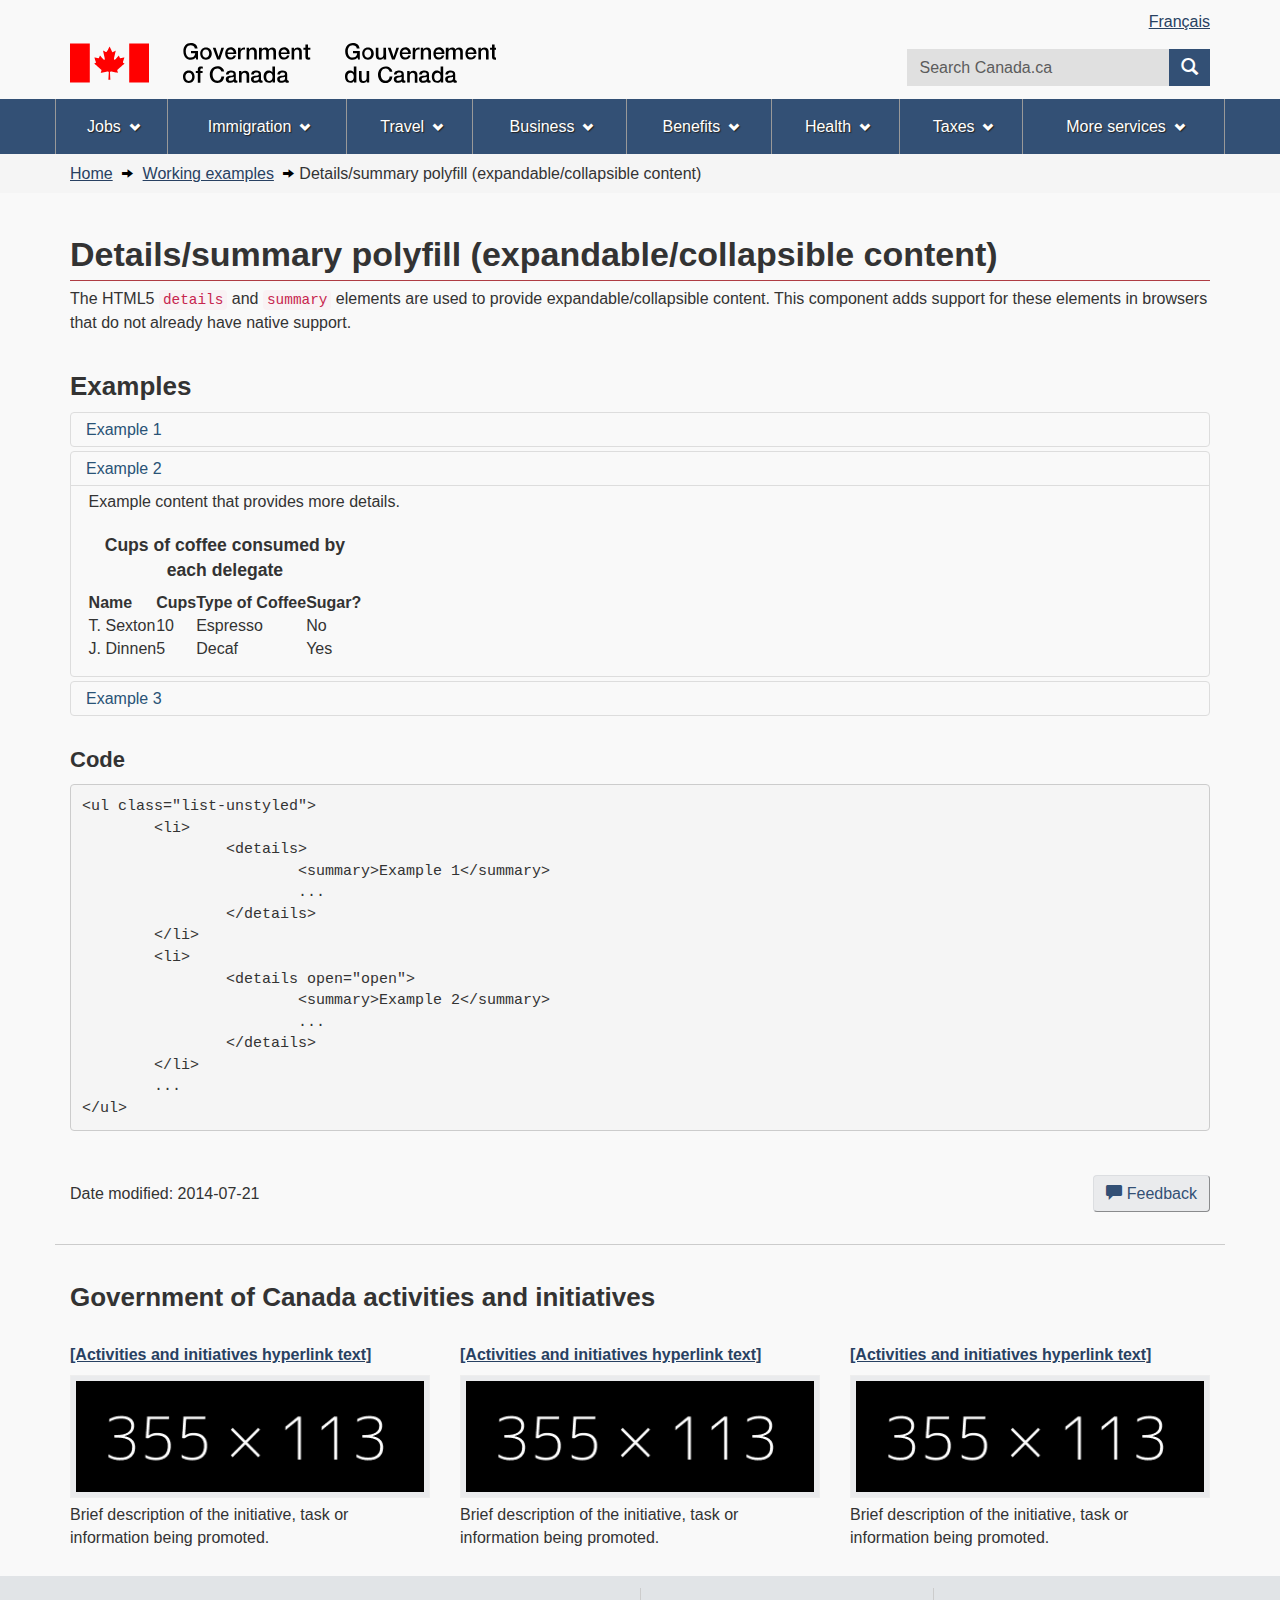
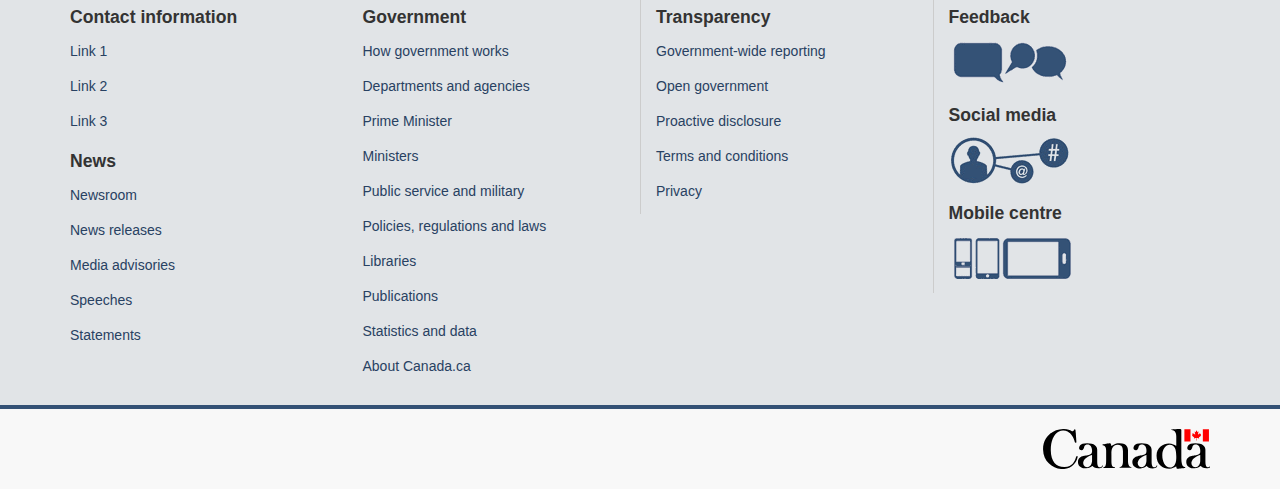
<file: details/details-en.html>
<!DOCTYPE html>
<!--[if lt IE 9]><html class="no-js lt-ie9" lang="en" dir="ltr"><![endif]-->
<!--[if gt IE 8]><!-->
<html class="no-js" lang="en" dir="ltr">
<!--<![endif]-->

<head>
    <meta charset="utf-8">
    <!-- Web Experience Toolkit (WET) / Boîte à outils de l'expérience Web (BOEW)
wet-boew.github.io/wet-boew/License-en.html / wet-boew.github.io/wet-boew/Licence-fr.html -->
    <title>Details/summary polyfill (expandable/collapsible content) - Canada.ca</title>
    <meta content="width=device-width,initial-scale=1" name="viewport">
    <!-- Meta data -->
    <meta name="description" content="Emulates details and summary element support for browsers that do not have support. The details and summary elements allows content to be expanded and collapsed.">
    <!-- Meta data-->
    <!--[if gte IE 9 | !IE ]><!-->
    <link href="../../GCWeb/assets/favicon.ico" rel="icon" type="image/x-icon">
    <link rel="stylesheet" href="../../GCWeb/css/theme.min.css">
    <!--<![endif]-->
    <!--[if lt IE 9]>
<link href="../../GCWeb/assets/favicon.ico" rel="shortcut icon" />

<link rel="stylesheet" href="../../GCWeb/css/ie8-theme.min.css" />
<script src="http://ajax.googleapis.com/ajax/libs/jquery/1.11.1/jquery.min.js"></script>
<script src="../../wet-boew/js/ie8-wet-boew.min.js"></script>
<![endif]-->
    <!--[if lte IE 9]>


<![endif]-->
    <noscript>
        <link rel="stylesheet" href="../../wet-boew/css/noscript.min.css" />
    </noscript>
    <!-- Google Tag Manager DO NOT REMOVE OR MODIFY - NE PAS SUPPRIMER OU MODIFIER -->
    <script>
        dataLayer1 = [];
    </script>
    <!-- End Google Tag Manager -->
</head>

<body vocab="http://schema.org/" typeof="WebPage">
    <!-- Google Tag Manager DO NOT REMOVE OR MODIFY - NE PAS SUPPRIMER OU MODIFIER -->
    <noscript>
        <iframe title="Google Tag Manager" src="//www.googletagmanager.com/ns.html?id=GTM-TLGQ9K" height="0" width="0" style="display:none;visibility:hidden"></iframe>
    </noscript>
    <script>
        (function (w, d, s, l, i) {
            w[l] = w[l] || [];
            w[l].push({
                'gtm.start': new Date().getTime(),
                event: 'gtm.js'
            });
            var f = d.getElementsByTagName(s)[0],
                j = d.createElement(s),
                dl = l != 'dataLayer1' ? '&l=' + l : '';
            j.async = true;
            j.src = '//www.googletagmanager.com/gtm.js?id=' + i + dl;
            f.parentNode.insertBefore(j, f);
        })(window, document, 'script', 'dataLayer1', 'GTM-TLGQ9K');
    </script>
    <!-- End Google Tag Manager -->
    <ul id="wb-tphp">
        <li class="wb-slc">
            <a class="wb-sl" href="#wb-cont">Skip to main content</a>
        </li>
        <li class="wb-slc visible-sm visible-md visible-lg">
            <a class="wb-sl" href="#wb-info">Skip to "About this site"</a>
        </li>
    </ul>
    <header role="banner">
        <div id="wb-bnr" class="container">
            <section id="wb-lng" class="visible-md visible-lg text-right">
                <h2 class="wb-inv">Language selection</h2>
                <div class="row">
                    <div class="col-md-12">
                        <ul class="list-inline margin-bottom-none">
                            <li><a lang="fr" href="details-fr.html">Français</a></li>
                        </ul>
                    </div>
                </div>
            </section>
            <div class="row">
                <div class="brand col-xs-8 col-sm-9 col-md-6">
                    <a href="http://www.canada.ca/en/index.html">
                        <object type="image/svg+xml" tabindex="-1" data="../../GCWeb/assets/sig-blk-en.svg"></object><span class="wb-inv"> Government of Canada</span></a>
                </div>
                <section class="wb-mb-links col-xs-4 col-sm-3 visible-sm visible-xs" id="wb-glb-mn">
                    <h2>Search and menus</h2>
                    <ul class="list-inline text-right chvrn">
                        <li><a href="#mb-pnl" title="Search and menus" aria-controls="mb-pnl" class="overlay-lnk" role="button"><span class="glyphicon glyphicon-search"><span class="glyphicon glyphicon-th-list"><span class="wb-inv">Search and menus</span></span></span></a></li>
                    </ul>
                    <div id="mb-pnl"></div>
                </section>
                <section id="wb-srch" class="col-xs-6 text-right visible-md visible-lg">
                    <h2>Search</h2>
                    <form action="#" method="post" name="cse-search-box" role="search" class="form-inline">
                        <div class="form-group">
                            <label for="wb-srch-q" class="wb-inv">Search website</label>
                            <input id="wb-srch-q" list="wb-srch-q-ac" class="wb-srch-q form-control" name="q" type="search" value="" size="27" maxlength="150" placeholder="Search Canada.ca">
                            <datalist id="wb-srch-q-ac">
                                <!--[if lte IE 9]><select><![endif]-->
                                <!--[if lte IE 9]></select><![endif]-->
                            </datalist>
                        </div>
                        <div class="form-group submit">
                            <button type="submit" id="wb-srch-sub" class="btn btn-primary btn-small" name="wb-srch-sub"><span class="glyphicon-search glyphicon"></span><span class="wb-inv">Search</span></button>
                        </div>
                    </form>
                </section>
            </div>
        </div>
        <nav role="navigation" id="wb-sm" data-ajax-replace="../../ajax/sitemenu-en.html" data-trgt="mb-pnl" class="wb-menu visible-md visible-lg" typeof="SiteNavigationElement">
            <div class="container nvbar">
                <h2>Topics menu</h2>
                <div class="row">
                    <ul class="list-inline menu">
                        <li><a href="http://www.esdc.gc.ca/en/jobs/index.page">Jobs</a></li>
                        <li><a href="http://www.cic.gc.ca/english/index.asp">Immigration</a></li>
                        <li><a href="http://travel.gc.ca">Travel</a></li>
                        <li><a href="http://www.canada.ca/en/services/business/index.html">Business</a></li>
                        <li><a href="http://www.canada.ca/en/services/benefits/index.html">Benefits</a></li>
                        <li><a href="http://healthycanadians.gc.ca/index-eng.php">Health</a></li>
                        <li><a href="http://www.canada.ca/en/services/taxes/index.html">Taxes</a></li>
                        <li><a href="http://www.canada.ca/en/services/index.html">More services</a></li>
                    </ul>
                </div>
            </div>
        </nav>
        <nav role="navigation" id="wb-bc" property="breadcrumb">
            <h2>You are here:</h2>
            <div class="container">
                <div class="row">
                    <ol class="breadcrumb">
                        <li>
                            <a href="/index-en.html">Home</a>
                        </li>
                        <li>
                            <a href="/demos/index-en.html">Working examples</a>
                        </li>
                        <li>Details/summary polyfill (expandable/collapsible content)</li>
                    </ol>
                </div>
            </div>
        </nav>
    </header>
    <main role="main" property="mainContentOfPage" class="container">
        <h1 property="name" id="wb-cont">Details/summary polyfill (expandable/collapsible content)</h1>
        <p>The HTML5 <code>details</code> and <code>summary</code> elements are used to provide expandable/collapsible content. This component adds support for these elements in browsers that do not already have native support.</p>
        <section>
            <h2>Examples</h2>
            <ul class="list-unstyled">
                <li>
                    <details>
                        <summary>Example 1</summary>
                        <p>Example content that provides more details.</p>
                        <table>
                            <caption>Cups of coffee consumed by each delegate</caption>
                            <thead>
                                <tr>
                                    <th scope="col">Name</th>
                                    <th scope="col">Cups</th>
                                    <th scope="col">Type of Coffee</th>
                                    <th scope="col">Sugar?</th>
                                </tr>
                            </thead>
                            <tbody>
                                <tr>
                                    <td>T. Sexton</td>
                                    <td>10</td>
                                    <td>Espresso</td>
                                    <td>No</td>
                                </tr>
                                <tr>
                                    <td>J. Dinnen</td>
                                    <td>5</td>
                                    <td>Decaf</td>
                                    <td>Yes</td>
                                </tr>
                            </tbody>
                        </table>
                    </details>
                </li>
                <li>
                    <details open="open">
                        <summary>Example 2</summary>
                        <p>Example content that provides more details.</p>
                        <table>
                            <caption>Cups of coffee consumed by each delegate</caption>
                            <thead>
                                <tr>
                                    <th scope="col">Name</th>
                                    <th scope="col">Cups</th>
                                    <th scope="col">Type of Coffee</th>
                                    <th scope="col">Sugar?</th>
                                </tr>
                            </thead>
                            <tbody>
                                <tr>
                                    <td>T. Sexton</td>
                                    <td>10</td>
                                    <td>Espresso</td>
                                    <td>No</td>
                                </tr>
                                <tr>
                                    <td>J. Dinnen</td>
                                    <td>5</td>
                                    <td>Decaf</td>
                                    <td>Yes</td>
                                </tr>
                            </tbody>
                        </table>
                    </details>
                </li>
                <li>
                    <details>
                        <summary>Example 3</summary>
                        <p>Example content that provides more details.</p>
                        <table>
                            <caption>Cups of coffee consumed by each delegate</caption>
                            <thead>
                                <tr>
                                    <th scope="col">Name</th>
                                    <th scope="col">Cups</th>
                                    <th scope="col">Type of Coffee</th>
                                    <th scope="col">Sugar?</th>
                                </tr>
                            </thead>
                            <tbody>
                                <tr>
                                    <td>T. Sexton</td>
                                    <td>10</td>
                                    <td>Espresso</td>
                                    <td>No</td>
                                </tr>
                                <tr>
                                    <td>J. Dinnen</td>
                                    <td>5</td>
                                    <td>Decaf</td>
                                    <td>Yes</td>
                                </tr>
                            </tbody>
                        </table>
                    </details>
                </li>
            </ul>
            <section>
                <h3>Code</h3>
                <pre><code>&lt;ul class=&quot;list-unstyled&quot;&gt;
	&lt;li&gt;
		&lt;details&gt;
			&lt;summary&gt;Example 1&lt;/summary&gt;
			...
		&lt;/details&gt;
	&lt;/li&gt;
	&lt;li&gt;
		&lt;details open="open"&gt;
			&lt;summary&gt;Example 2&lt;/summary&gt;
			...
		&lt;/details&gt;
	&lt;/li&gt;
	...
&lt;/ul&gt;</code></pre>
            </section>
        </section>
        <div class="row pagedetails">
            <div class="col-xs-6 datemod">
                <dl id="wb-dtmd">
                    <dt>Date modified:&#32;</dt>
                    <dd>
                        <time property="dateModified">2014-07-21</time>
                    </dd>
                </dl>
            </div>
            <div class="col-xs-6 text-right">
                <a href="http://www.canada.ca/en/contact/feedback.html" class="btn btn-default"><span class="glyphicon glyphicon-comment mrgn-rght-sm"></span>Feedback<span class="wb-inv"> about this web site</span></a>
            </div>
        </div>
    </main>
    <aside class="gc-nttvs container">
        <h2>Government of Canada activities and initiatives</h2>
        <div id="gcwb_prts" class="wb-eqht row">
            <section class="col-lg-4 col-md-6 mrgn-bttm-md">
                <a rel="external" href="#">
                    <h3 class="h5">[Activities and initiatives hyperlink text]</h3>
                    <img class="img-responsive thumbnail mrgn-bttm-sm" src="../../img/features/355x113.png" alt="">
                </a>
                <p>Brief description of the initiative, task or information being promoted.</p>
            </section>
            <section class="col-lg-4 col-md-6 mrgn-bttm-md">
                <a rel="external" href="#">
                    <h3 class="h5">[Activities and initiatives hyperlink text]</h3>
                    <img class="img-responsive thumbnail mrgn-bttm-sm" src="../../img/features/355x113.png" alt="">
                </a>
                <p>Brief description of the initiative, task or information being promoted.</p>
            </section>
            <section class="col-lg-4 col-md-6 mrgn-bttm-md">
                <a rel="external" href="#">
                    <h3 class="h5">[Activities and initiatives hyperlink text]</h3>
                    <img class="img-responsive thumbnail mrgn-bttm-sm" src="../../img/features/355x113.png" alt="">
                </a>
                <p>Brief description of the initiative, task or information being promoted.</p>
            </section>
        </div>
    </aside>
    <footer role="contentinfo" id="wb-info">
        <nav role="navigation" class="container visible-sm visible-md visible-lg wb-navcurr">
            <h2 class="wb-inv">About this site</h2>
            <div class="row">
                <div class="col-sm-3 col-lg-3">
                    <section>
                        <h3>Contact information</h3>
                        <ul class="list-unstyled">
                            <li><a href="#">Link 1</a></li>
                            <li><a href="#">Link 2</a></li>
                            <li><a href="#">Link 3</a></li>
                        </ul>
                    </section>
                    <section>
                        <h3>News</h3>
                        <ul class="list-unstyled">
                            <li><a href="http://news.gc.ca/web/index-en.do">Newsroom</a></li>
                            <li><a href="http://news.gc.ca/web/nwsprdct-en.do?mthd=tp&amp;crtr.tp1D=1">News releases</a></li>
                            <li><a href="http://news.gc.ca/web/nwsprdct-en.do?mthd=tp&amp;crtr.tp1D=3">Media advisories</a></li>
                            <li><a href="http://news.gc.ca/web/nwsprdct-en.do?mthd=tp&amp;crtr.tp1D=970">Speeches</a></li>
                            <li><a href="http://news.gc.ca/web/nwsprdct-en.do?mthd=tp&amp;crtr.tp1D=980">Statements</a></li>
                        </ul>
                    </section>
                </div>
                <section class="col-sm-3 col-lg-3">
                    <h3>Government</h3>
                    <ul class="list-unstyled">
                        <li><a href="http://www.canada.ca/en/gov/system">How government works</a></li>
                        <li><a href="http://www.canada.ca/en/gov/dept">Departments and agencies</a></li>
                        <li><a href="http://pm.gc.ca/eng">Prime Minister</a></li>
                        <li><a href="http://www.canada.ca/en/gov/ministers">Ministers</a></li>
                        <li><a href="http://www.canada.ca/en/gov/publicservice">Public service and military</a></li>
                        <li><a href="http://www.canada.ca/en/gov/policy">Policies, regulations and laws</a></li>
                        <li><a href="http://www.canada.ca/en/gov/libraries">Libraries</a></li>
                        <li><a href="http://www.canada.ca/en/gov/publications">Publications</a></li>
                        <li><a href="http://www.canada.ca/en/gov/statistics">Statistics and data</a></li>
                        <li><a href="http://www.canada.ca/en/newsite.html">About Canada.ca</a></li>
                    </ul>
                </section>
                <section class="col-sm-3 col-lg-3 brdr-lft">
                    <h3>Transparency</h3>
                    <ul class="list-unstyled">
                        <li><a href="http://www.canada.ca/en/transparency/reporting.html">Government-wide reporting</a></li>
                        <li><a href="http://open.canada.ca/en">Open government</a></li>
                        <li><a href="http://www.canada.ca/en/transparency/disclosure.html">Proactive disclosure</a></li>
                        <li><a href="http://www.canada.ca/en/transparency/terms.html">Terms and conditions</a></li>
                        <li><a href="http://www.canada.ca/en/transparency/privacy.html">Privacy</a></li>
                    </ul>
                </section>
                <div class="col-sm-3 col-lg-3 brdr-lft">
                    <section>
                        <h3>Feedback</h3>
                        <p>
                            <a href="http://www.canada.ca/en/contact/feedback.html"><img src="../../GCWeb/assets/feedback.png" alt="Feedback about this Web site"></a>
                        </p>
                    </section>
                    <section>
                        <h3>Social media</h3>
                        <p>
                            <a href="http://www.canada.ca/en/social"><img src="../../GCWeb/assets/social.png" alt="Social media"></a>
                        </p>
                    </section>
                    <section>
                        <h3>Mobile centre</h3>
                        <p>
                            <a href="http://www.canada.ca/en/mobile"><img src="../../GCWeb/assets/mobile.png" alt="Mobile centre"></a>
                        </p>
                    </section>
                </div>
            </div>
        </nav>
        <div class="brand">
            <div class="container">
                <div class="row">
                    <div class="col-xs-6 visible-sm visible-xs tofpg">
                        <a href="#wb-cont">Top of Page <span class="glyphicon glyphicon-chevron-up"></span></a>
                    </div>
                    <div class="col-xs-6 col-md-12 text-right">
                        <object type="image/svg+xml" tabindex="-1" role="img" data="../../GCWeb/assets/wmms-blk.svg" aria-label="Symbol of the Government of Canada"></object>
                    </div>
                </div>
            </div>
        </div>
    </footer>
    <!--[if gte IE 9 | !IE ]><!-->
    <script src="https://ajax.googleapis.com/ajax/libs/jquery/2.1.4/jquery.js"></script>
    <script src="../../wet-boew/js/wet-boew.min.js"></script>
    <!--<![endif]-->
    <!--[if lt IE 9]>
<script src="../../wet-boew/js/ie8-wet-boew2.min.js"></script>

<![endif]-->
</body>

</html>
</file>
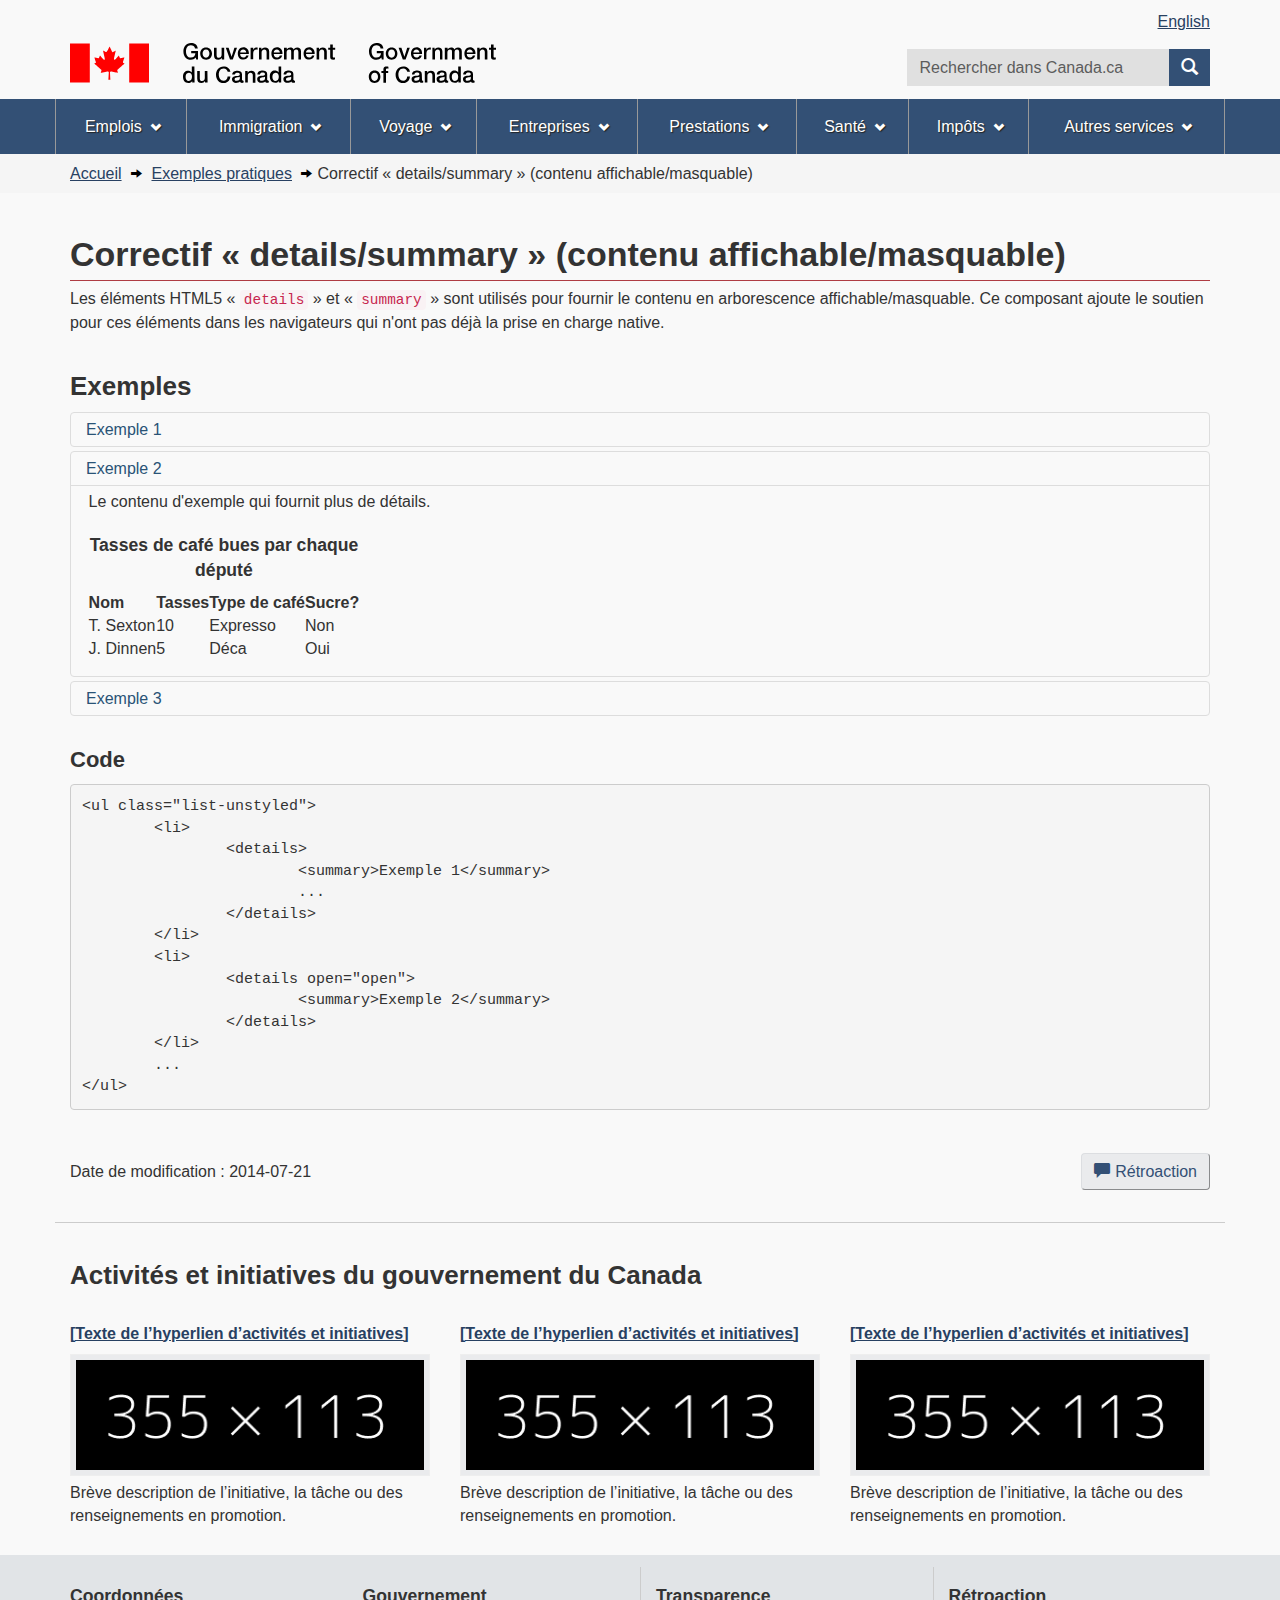
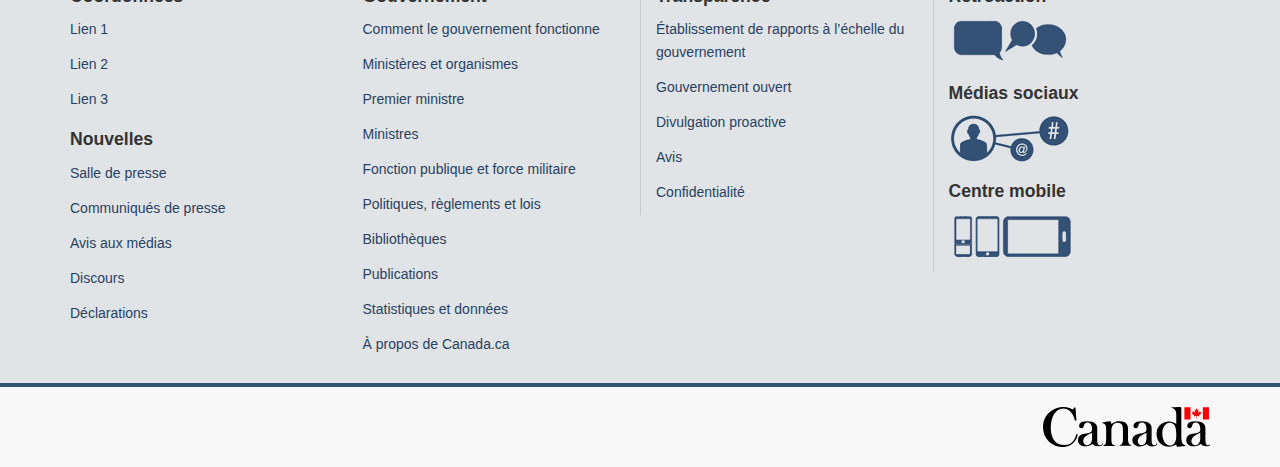
<file: details/details-fr.html>
<!DOCTYPE html><!--[if lt IE 9]><html class="no-js lt-ie9" lang="fr" dir="ltr"><![endif]--><!--[if gt IE 8]><!-->
<html class="no-js" lang="fr" dir="ltr">
<!--<![endif]-->
<head>
<meta charset="utf-8">
<!-- Web Experience Toolkit (WET) / Boîte à outils de l'expérience Web (BOEW)
wet-boew.github.io/wet-boew/License-en.html / wet-boew.github.io/wet-boew/Licence-fr.html -->
<title>Correctif « details/summary » (contenu affichable/masquable) - Canada.ca</title>
<meta content="width=device-width,initial-scale=1" name="viewport">
<!-- Meta data -->
<meta name="description" content="Émule les éléments « details » et « summary » pour les navigateurs qui ne le supportent pas. Les éléments « details » et « summary » éléments permettent au contenu d&#x27;être affiché et masqué.">
<!-- Meta data-->
<!--[if gte IE 9 | !IE ]><!-->
<link href="../../GCWeb/assets/favicon.ico" rel="icon" type="image/x-icon">
<link rel="stylesheet" href="../../GCWeb/css/theme.min.css">
<!--<![endif]-->
<!--[if lt IE 9]>
<link href="../../GCWeb/assets/favicon.ico" rel="shortcut icon" />

<link rel="stylesheet" href="../../GCWeb/css/ie8-theme.min.css" />
<script src="http://ajax.googleapis.com/ajax/libs/jquery/1.11.1/jquery.min.js"></script>
<script src="../../wet-boew/js/ie8-wet-boew.min.js"></script>
<![endif]-->
<!--[if lte IE 9]>


<![endif]-->
<noscript><link rel="stylesheet" href="../../wet-boew/css/noscript.min.css" /></noscript>
<!-- Google Tag Manager DO NOT REMOVE OR MODIFY - NE PAS SUPPRIMER OU MODIFIER -->
<script>dataLayer1 = [];</script>
<!-- End Google Tag Manager -->
</head>
<body vocab="http://schema.org/" typeof="WebPage">
<!-- Google Tag Manager DO NOT REMOVE OR MODIFY - NE PAS SUPPRIMER OU MODIFIER -->
<noscript><iframe title="Google Tag Manager" src="//www.googletagmanager.com/ns.html?id=GTM-TLGQ9K" height="0" width="0" style="display:none;visibility:hidden"></iframe></noscript>
<script>(function(w,d,s,l,i){w[l]=w[l]||[];w[l].push({'gtm.start': new Date().getTime(),event:'gtm.js'});var f=d.getElementsByTagName(s)[0], j=d.createElement(s),dl=l!='dataLayer1'?'&l='+l:'';j.async=true;j.src='//www.googletagmanager.com/gtm.js?id='+i+dl;f.parentNode.insertBefore(j,f);})(window,document,'script','dataLayer1','GTM-TLGQ9K');</script>
<!-- End Google Tag Manager -->
<ul id="wb-tphp">
<li class="wb-slc">
<a class="wb-sl" href="#wb-cont">Passer au contenu principal</a>
</li>
<li class="wb-slc visible-sm visible-md visible-lg">
<a class="wb-sl" href="#wb-info">Passer à «&#160;À propos de ce site&#160;»</a>
</li>
</ul>
<header role="banner">
<div id="wb-bnr" class="container">
<section id="wb-lng" class="visible-md visible-lg text-right">
<h2 class="wb-inv">Sélection de la langue</h2>
<div class="row">
<div class="col-md-12">
<ul class="list-inline margin-bottom-none">
<li><a lang="en" href="details-en.html">English</a></li>
</ul>
</div>
</div>
</section>
<div class="row">
<div class="brand col-xs-8 col-sm-9 col-md-6">
<a href="http://www.canada.ca/fr/index.html"><object type="image/svg+xml" tabindex="-1" data="../../GCWeb/assets/sig-blk-fr.svg"></object><span class="wb-inv"> Gouvernement du Canada</span></a>
</div>
<section class="wb-mb-links col-xs-4 col-sm-3 visible-sm visible-xs" id="wb-glb-mn">
<h2>Recherche et menus</h2>
<ul class="list-inline text-right chvrn">
<li><a href="#mb-pnl" title="Recherche et menus" aria-controls="mb-pnl" class="overlay-lnk" role="button"><span class="glyphicon glyphicon-search"><span class="glyphicon glyphicon-th-list"><span class="wb-inv">Recherche et menus</span></span></span></a></li>
</ul>
<div id="mb-pnl"></div>
</section>
<section id="wb-srch" class="col-xs-6 text-right visible-md visible-lg">
<h2>Recherche</h2>
<form action="#" method="post" name="cse-search-box" role="search" class="form-inline">
<div class="form-group">
<label for="wb-srch-q" class="wb-inv">Recherchez le site Web</label>
<input id="wb-srch-q" list="wb-srch-q-ac" class="wb-srch-q form-control" name="q" type="search" value="" size="27" maxlength="150" placeholder="Rechercher dans Canada.ca">
<datalist id="wb-srch-q-ac">
<!--[if lte IE 9]><select><![endif]-->
<!--[if lte IE 9]></select><![endif]-->
</datalist>
</div>
<div class="form-group submit">
<button type="submit" id="wb-srch-sub" class="btn btn-primary btn-small" name="wb-srch-sub"><span class="glyphicon-search glyphicon"></span><span class="wb-inv">Recherche</span></button>
</div>
</form>
</section>
</div>
</div>
<nav role="navigation" id="wb-sm" data-ajax-replace="../../ajax/sitemenu-fr.html" data-trgt="mb-pnl" class="wb-menu visible-md visible-lg" typeof="SiteNavigationElement">
<div class="container nvbar">
<h2>Menu des sujets</h2>
<div class="row">
<ul class="list-inline menu">
<li><a href="http://www.edsc.gc.ca/fr/emplois/index.page">Emplois</a></li>
<li><a href="http://www.cic.gc.ca/francais/index.asp">Immigration</a></li>
<li><a href="http://voyage.gc.ca">Voyage</a></li>
<li><a href="http://www.canada.ca/fr/services/entreprises/index.html">Entreprises</a></li>
<li><a href="http://www.canada.ca/fr/services/prestations/index.html">Prestations</a></li>
<li><a href="http://canadiensensante.gc.ca/index-fra.php">Santé</a></li>
<li><a href="http://www.canada.ca/fr/services/impots/index.html">Impôts</a></li>
<li><a href="http://www.canada.ca/fr/services/index.html">Autres services</a></li>
</ul>
</div>
</div>
</nav>
<nav role="navigation" id="wb-bc" property="breadcrumb">
<h2>Vous êtes ici :</h2>
<div class="container">
<div class="row">
<ol class="breadcrumb">
<li>
<a href="/index-fr.html">Accueil</a>
</li>
<li>
<a href="/demos/index-fr.html">Exemples pratiques</a>
</li>
<li>Correctif « details/summary » (contenu affichable/masquable)</li>
</ol>
</div>
</div>
</nav>
</header>
<main role="main" property="mainContentOfPage" class="container">
<h1 property="name" id="wb-cont">Correctif « details/summary » (contenu affichable/masquable)</h1>
<p>Les éléments HTML5 «&#160;<code lang="en">details</code>&#160;» et «&#160;<code lang="en">summary</code>&#160;» sont utilisés pour fournir le contenu en arborescence affichable/masquable. Ce composant ajoute le soutien pour ces éléments dans les navigateurs qui n'ont pas déjà la prise en charge native.</p>
<section>
<h2>Exemples</h2>
<ul class="list-unstyled">
<li>
<details>
<summary>Exemple 1</summary>
<p>Le contenu d'exemple qui fournit plus de détails.</p>
<table>
<caption>Tasses de café bues par chaque député</caption>
<thead>
<tr>
<th scope="col">Nom</th>
<th scope="col">Tasses</th>
<th scope="col">Type de café</th>
<th scope="col">Sucre?</th>
</tr>
</thead>
<tbody>
<tr>
<td>T. Sexton</td>
<td>10</td>
<td>Expresso</td>
<td>Non</td>
</tr>
<tr>
<td>J. Dinnen</td>
<td>5</td>
<td>Déca</td>
<td>Oui</td>
</tr>
</tbody>
</table>
</details>
</li>
<li>
<details open="open">
<summary>Exemple 2</summary>
<p>Le contenu d'exemple qui fournit plus de détails.</p>
<table>
<caption>Tasses de café bues par chaque député</caption>
<thead>
<tr>
<th scope="col">Nom</th>
<th scope="col">Tasses</th>
<th scope="col">Type de café</th>
<th scope="col">Sucre?</th>
</tr>
</thead>
<tbody>
<tr>
<td>T. Sexton</td>
<td>10</td>
<td>Expresso</td>
<td>Non</td>
</tr>
<tr>
<td>J. Dinnen</td>
<td>5</td>
<td>Déca</td>
<td>Oui</td>
</tr>
</tbody>
</table>
</details>
</li>
<li>
<details>
<summary>Exemple 3</summary>
<p>Le contenu d'exemple qui fournit plus de détails.</p>
<table>
<caption>Tasses de café bues par chaque député</caption>
<thead>
<tr>
<th scope="col">Nom</th>
<th scope="col">Tasses</th>
<th scope="col">Type de café</th>
<th scope="col">Sucre?</th>
</tr>
</thead>
<tbody>
<tr>
<td>T. Sexton</td>
<td>10</td>
<td>Expresso</td>
<td>Non</td>
</tr>
<tr>
<td>J. Dinnen</td>
<td>5</td>
<td>Déca</td>
<td>Oui</td>
</tr>
</tbody>
</table>
</details>
</li>
</ul>
<section>
<h3>Code</h3>
<pre><code>&lt;ul class=&quot;list-unstyled&quot;&gt;
	&lt;li&gt;
		&lt;details&gt;
			&lt;summary&gt;Exemple 1&lt;/summary&gt;
			...
		&lt;/details&gt;
	&lt;/li&gt;
	&lt;li&gt;
		&lt;details open="open"&gt;
			&lt;summary&gt;Exemple 2&lt;/summary&gt;
		&lt;/details&gt;
	&lt;/li&gt;
	...
&lt;/ul&gt;</code></pre>
</section>
</section>
<div class="row pagedetails">
<div class="col-xs-6 datemod">
<dl id="wb-dtmd">
<dt>Date de modification&#160;:&#32;</dt>
<dd><time property="dateModified">2014-07-21</time></dd>
</dl>
</div>
<div class="col-xs-6 text-right">
<a href="http://www.canada.ca/fr/contact/retroaction.html" class="btn btn-default"><span class="glyphicon glyphicon-comment mrgn-rght-sm"></span>Rétroaction<span class="wb-inv"> sur ce site Web</span></a>
</div>
</div>
</main>
<aside class="gc-nttvs container">
<h2>Activités et initiatives du gouvernement du Canada</h2>
<div id="gcwb_prts" class="wb-eqht row">
<section class="col-lg-4 col-md-6 mrgn-bttm-md">
<a rel="external" href="#">
<h3 class="h5">[Texte de l’hyperlien d’activités et initiatives]</h3>
<img class="img-responsive thumbnail mrgn-bttm-sm" src="../../img/features/355x113.png" alt="">
</a>
<p>Brève description de l’initiative, la tâche ou des renseignements en promotion.</p>
</section>
<section class="col-lg-4 col-md-6 mrgn-bttm-md">
<a rel="external" href="#">
<h3 class="h5">[Texte de l’hyperlien d’activités et initiatives]</h3>
<img class="img-responsive thumbnail mrgn-bttm-sm" src="../../img/features/355x113.png" alt="">
</a>
<p>Brève description de l’initiative, la tâche ou des renseignements en promotion.</p>
</section>
<section class="col-lg-4 col-md-6 mrgn-bttm-md">
<a rel="external" href="#">
<h3 class="h5">[Texte de l’hyperlien d’activités et initiatives]</h3>
<img class="img-responsive thumbnail mrgn-bttm-sm" src="../../img/features/355x113.png" alt="">
</a>
<p>Brève description de l’initiative, la tâche ou des renseignements en promotion.</p>
</section>
</div>
</aside>
<footer role="contentinfo" id="wb-info">
<nav role="navigation" class="container visible-sm visible-md visible-lg wb-navcurr">
<h2 class="wb-inv">À propos de ce site</h2>
<div class="row">
<div class="col-sm-3 col-lg-3">
<section>
<h3>Coordonnées</h3>
<ul class="list-unstyled">
<li><a href="#">Lien 1</a></li>
<li><a href="#">Lien 2</a></li>
<li><a href="#">Lien 3</a></li>
</ul>
</section>
<section>
<h3>Nouvelles</h3>
<ul class="list-unstyled">
<li><a href="http://nouvelles.gc.ca/web/index-fr.do">Salle de presse</a></li>
<li><a href="http://nouvelles.gc.ca/web/nwsprdct-fr.do?mthd=tp&amp;crtr.tp1D=1">Communiqués de presse</a></li>
<li><a href="http://nouvelles.gc.ca/web/nwsprdct-fr.do?mthd=tp&amp;crtr.tp1D=3">Avis aux médias</a></li>
<li><a href="http://nouvelles.gc.ca/web/nwsprdct-fr.do?mthd=tp&amp;crtr.tp1D=970">Discours</a></li>
<li><a href="http://nouvelles.gc.ca/web/nwsprdct-fr.do?mthd=tp&amp;crtr.tp1D=980">Déclarations</a></li>
</ul>
</section>
</div>
<section class="col-sm-3 col-lg-3">
<h3>Gouvernement</h3>
<ul class="list-unstyled">
<li><a href="http://www.canada.ca/fr/gouv/systeme">Comment le gouvernement fonctionne</a></li>
<li><a href="http://www.canada.ca/fr/gouv/min">Ministères et organismes</a></li>
<li><a href="http://pm.gc.ca/fra">Premier ministre</a></li>
<li><a href="http://www.canada.ca/fr/gouv/ministres">Ministres</a></li>
<li><a href="http://www.canada.ca/fr/gouv/fonctionpublique">Fonction publique et force militaire</a></li>
<li><a href="http://www.canada.ca/fr/gouv/politique">Politiques, règlements et lois</a></li>
<li><a href="http://www.canada.ca/fr/gouv/bibliotheques">Bibliothèques</a></li>
<li><a href="http://www.canada.ca/fr/gouv/publications">Publications</a></li>
<li><a href="http://www.canada.ca/fr/gouv/statistiques">Statistiques et données</a></li>
<li><a href="http://www.canada.ca/fr/nouveausite.html">À propos de Canada.ca</a></li>
</ul>
</section>
<section class="col-sm-3 col-lg-3 brdr-lft">
<h3>Transparence</h3>
<ul class="list-unstyled">
<li><a href="http://www.canada.ca/fr/transparence/rapports.html">Établissement de rapports à l’échelle du gouvernement</a></li>
<li><a href="http://ouvert.canada.ca/fr">Gouvernement ouvert</a></li>
<li><a href="http://www.canada.ca/fr/transparence/divulgation.html">Divulgation proactive</a></li>
<li><a href="http://www.canada.ca/fr/transparence/avis.html">Avis</a></li>
<li><a href="http://www.canada.ca/fr/transparence/confidentialite.html">Confidentialité</a></li>
</ul>
</section>
<div class="col-sm-3 col-lg-3 brdr-lft">
<section>
<h3>Rétroaction</h3>
<p><a href="http://www.canada.ca/fr/contact/retroaction.html"><img src="../../GCWeb/assets/feedback.png" alt="Rétroaction sur ce site Web"></a></p>
</section>
<section>
<h3>Médias sociaux</h3>
<p><a href="http://www.canada.ca/fr/sociaux"><img src="../../GCWeb/assets/social.png" alt="Médias sociaux"></a></p>
</section>
<section>
<h3>Centre mobile</h3>
<p><a href="http://www.canada.ca/fr/mobile"><img src="../../GCWeb/assets/mobile.png" alt="Centre mobile"></a></p>
</section>
</div>
</div>
</nav>
<div class="brand">
<div class="container">
<div class="row">
<div class="col-xs-6 visible-sm visible-xs tofpg">
<a href="#wb-cont">Haut de la page <span class="glyphicon glyphicon-chevron-up"></span></a>
</div>
<div class="col-xs-6 col-md-12 text-right">
<object type="image/svg+xml" tabindex="-1" role="img" data="../../GCWeb/assets/wmms-blk.svg" aria-label="Symbole du gouvernement du Canada"></object>
</div>
</div>
</div>
</div>
</footer>
<!--[if gte IE 9 | !IE ]><!-->
<script src="https://ajax.googleapis.com/ajax/libs/jquery/2.1.4/jquery.js"></script>
<script src="../../wet-boew/js/wet-boew.min.js"></script>
<!--<![endif]-->
<!--[if lt IE 9]>
<script src="../../wet-boew/js/ie8-wet-boew2.min.js"></script>

<![endif]-->
</body>
</html>
</file>
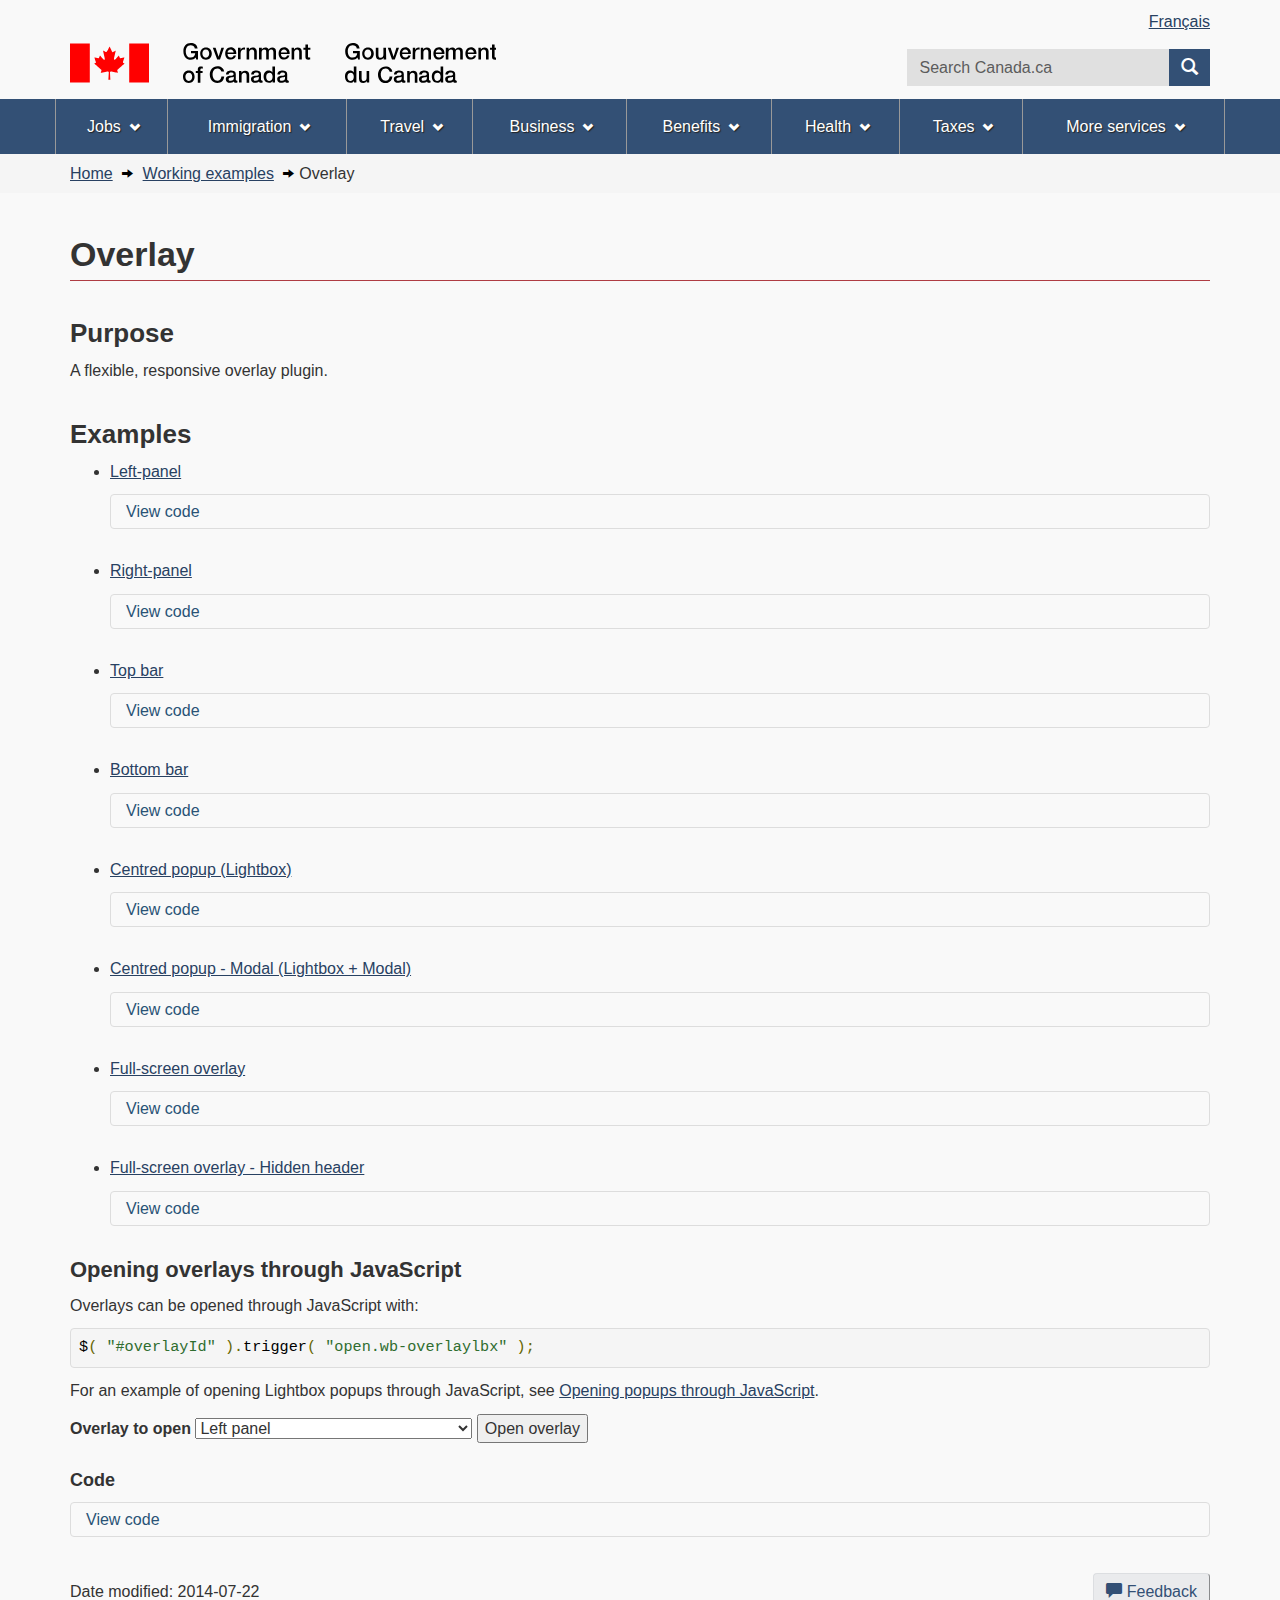
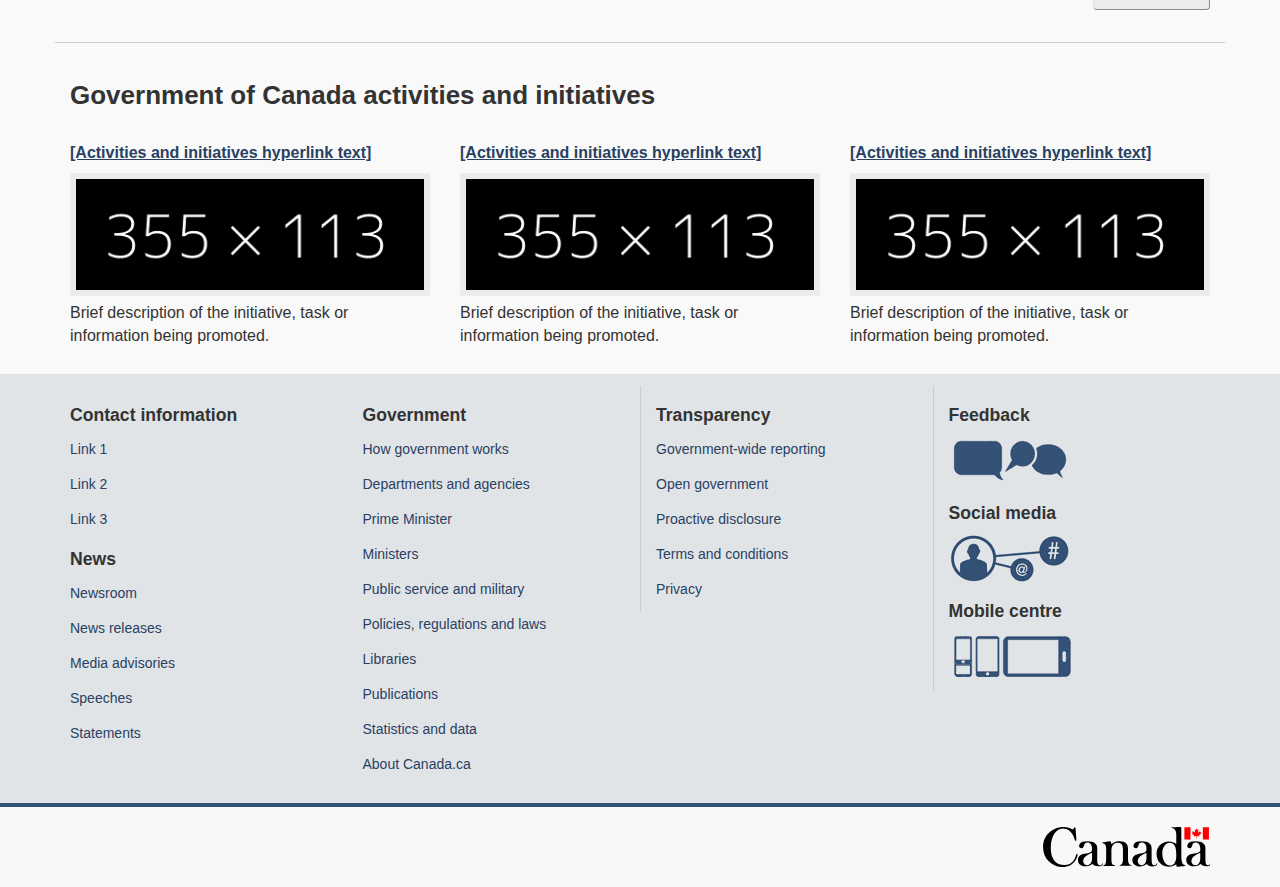
<file: overlay/overlay-en.html>
<!DOCTYPE html>
<!--[if lt IE 9]><html class="no-js lt-ie9" lang="en" dir="ltr"><![endif]-->
<!--[if gt IE 8]><!-->
<html class="no-js" lang="en" dir="ltr">
<!--<![endif]-->

<head>
    <meta charset="utf-8" />
    <!-- Web Experience Toolkit (WET) / Boîte à outils de l'expérience Web (BOEW)
wet-boew.github.io/wet-boew/License-en.html / wet-boew.github.io/wet-boew/Licence-fr.html -->

    <title>Overlay - Canada.ca</title>
    <meta content="width=device-width, initial-scale=1" name="viewport" />
    <!-- Meta data -->
    <meta name="description" content="A flexible, responsive overlay plugin." />

    <!-- Meta data-->
    <!--[if gte IE 9 | !IE ]><!-->
    <link href="../../../GCWeb/assets/favicon.ico" rel="icon" type="image/x-icon" />
    <link rel="stylesheet" href="../../../GCWeb/css/theme.css" />
    <!--<![endif]-->



    <link rel="stylesheet" href="demo/overlay.css" />
    <!--[if lt IE 9]>
<link href="../../../GCWeb/assets/favicon.ico" rel="shortcut icon" />

<link rel="stylesheet" href="../../../GCWeb/css/ie8-theme.css" />
<script src="http://ajax.googleapis.com/ajax/libs/jquery/1.11.1/jquery.js"></script>
<script src="../../../wet-boew/js/ie8-wet-boew.js"></script>
<![endif]-->
    <!--[if lte IE 9]>


<![endif]-->

    <noscript>
        <link rel="stylesheet" href="../../../wet-boew/css/noscript.css" />
    </noscript>

    <!-- Google Tag Manager DO NOT REMOVE OR MODIFY - NE PAS SUPPRIMER OU MODIFIER -->
    <script>
        dataLayer1 = [];
    </script>
    <!-- End Google Tag Manager -->

</head>

<body vocab="http://schema.org/" typeof="WebPage">

    <!-- Google Tag Manager DO NOT REMOVE OR MODIFY - NE PAS SUPPRIMER OU MODIFIER -->
    <noscript>
        <iframe title="Google Tag Manager" src="//www.googletagmanager.com/ns.html?id=GTM-TLGQ9K" height="0" width="0" style="display:none;visibility:hidden"></iframe>
    </noscript>
    <script>
        (function (w, d, s, l, i) {
            w[l] = w[l] || [];
            w[l].push({
                'gtm.start': new Date().getTime(),
                event: 'gtm.js'
            });
            var f = d.getElementsByTagName(s)[0],
                j = d.createElement(s),
                dl = l != 'dataLayer1' ? '&l=' + l : '';
            j.async = true;
            j.src = '//www.googletagmanager.com/gtm.js?id=' + i + dl;
            f.parentNode.insertBefore(j, f);
        })(window, document, 'script', 'dataLayer1', 'GTM-TLGQ9K');
    </script>
    <!-- End Google Tag Manager -->

    <ul id="wb-tphp">
        <li class="wb-slc">
            <a class="wb-sl" href="#wb-cont">Skip to main content</a>
        </li>

        <li class="wb-slc visible-sm visible-md visible-lg">
            <a class="wb-sl" href="#wb-info">Skip to "About this site"</a>
        </li>


    </ul>
    <header role="banner">
        <div id="wb-bnr" class="container">

            <section id="wb-lng" class="visible-md visible-lg text-right">
                <h2 class="wb-inv">Language selection</h2>
                <div class="row">
                    <div class="col-md-12">
                        <ul class="list-inline margin-bottom-none">

                            <li><a lang="fr" href="overlay-fr.html">Français</a></li>


                        </ul>
                    </div>
                </div>
            </section>


            <div class="row">

                <div class="brand col-xs-8 col-sm-9 col-md-6">
                    <a href="http://www.canada.ca/en/index.html">
                        <object type="image/svg+xml" tabindex="-1" data="../../../GCWeb/assets/sig-blk-en.svg"></object><span class="wb-inv"> Government of Canada</span></a>
                </div>



                <section class="wb-mb-links col-xs-4 col-sm-3 visible-sm visible-xs" id="wb-glb-mn">
                    <h2>Search and menus</h2>
                    <ul class="list-inline text-right chvrn">
                        <li><a href="#mb-pnl" title="Search and menus" aria-controls="mb-pnl" class="overlay-lnk" role="button"><span class="glyphicon glyphicon-search"><span class="glyphicon glyphicon-th-list"><span class="wb-inv">Search and menus</span></span></span></a></li>
                    </ul>
                    <div id="mb-pnl"></div>
                </section>



                <section id="wb-srch" class="col-xs-6 text-right visible-md visible-lg">
                    <h2>Search</h2>
                    <form action="#" method="post" name="cse-search-box" role="search" class="form-inline">
                        <div class="form-group">
                            <label for="wb-srch-q" class="wb-inv">Search website</label>
                            <input id="wb-srch-q" list="wb-srch-q-ac" class="wb-srch-q form-control" name="q" type="search" value="" size="27" maxlength="150" placeholder="Search Canada.ca" />
                            <datalist id="wb-srch-q-ac">
                                <!--[if lte IE 9]><select><![endif]-->
                                <!--[if lte IE 9]></select><![endif]-->
                            </datalist>
                        </div>
                        <div class="form-group submit">
                            <button type="submit" id="wb-srch-sub" class="btn btn-primary btn-small" name="wb-srch-sub"><span class="glyphicon-search glyphicon"></span><span class="wb-inv">Search</span></button>
                        </div>
                    </form>
                </section>


            </div>
        </div>

        <nav role="navigation" id="wb-sm" data-ajax-replace="../../ajax/sitemenu-en.html" data-trgt="mb-pnl" class="wb-menu visible-md visible-lg" typeof="SiteNavigationElement">
            <div class="container nvbar">
                <h2>Topics menu</h2>
                <div class="row">
                    <ul class="list-inline menu">
                        <li><a href="http://www.esdc.gc.ca/en/jobs/index.page">Jobs</a></li>
                        <li><a href="http://www.cic.gc.ca/english/index.asp">Immigration</a></li>
                        <li><a href="http://travel.gc.ca">Travel</a></li>
                        <li><a href="http://www.canada.ca/en/services/business/index.html">Business</a></li>
                        <li><a href="http://www.canada.ca/en/services/benefits/index.html">Benefits</a></li>
                        <li><a href="http://healthycanadians.gc.ca/index-eng.php">Health</a></li>
                        <li><a href="http://www.canada.ca/en/services/taxes/index.html">Taxes</a></li>
                        <li><a href="http://www.canada.ca/en/services/index.html">More services</a></li>

                    </ul>
                </div>
            </div>
        </nav>



        <nav role="navigation" id="wb-bc" property="breadcrumb">
            <h2>You are here:</h2>
            <div class="container">
                <div class="row">
                    <ol class="breadcrumb">


                        <li>
                            <a href="/index-en.html">Home</a>
                        </li>


                        <li>
                            <a href="/demos/index-en.html">Working examples</a>
                        </li>



                        <li>Overlay</li>



                    </ol>
                </div>
            </div>
        </nav>


    </header>





    <main role="main" property="mainContentOfPage" class="container">



        <h1 property="name" id="wb-cont">Overlay</h1>







        <span class="wb-prettify all-pre hide"></span>

        <section>
            <h2>Purpose</h2>
            <p>A flexible, responsive overlay plugin.</p>
        </section>

        <section>
            <h2>Examples</h2>
            <ul>
                <li>
                    <p><a href="#left-panel" aria-controls="left-panel" class="overlay-lnk" role="button">Left-panel</a></p>
                    <details class="mrgn-bttm-lg">
                        <summary>View code</summary>
                        <pre><code>&lt;p&gt;&lt;a href=&quot;#left-panel&quot; aria-controls=&quot;left-panel&quot; class=&quot;overlay-lnk&quot; role=&quot;button&quot;&gt;Left-panel&lt;/a&gt;&lt;/p&gt;

&lt;section id=&quot;left-panel&quot; class=&quot;wb-overlay modal-content overlay-def wb-panel-l&quot;&gt;
	&lt;header class=&quot;modal-header&quot;&gt;
		&lt;h2 class=&quot;modal-title&quot;&gt;Left panel&lt;/h2&gt;
	&lt;/header&gt;
	&lt;div class=&quot;modal-body&quot;&gt;
		...
	&lt;/div&gt;
&lt;/section&gt;</code></pre>
                    </details>
                </li>
                <li>
                    <p><a href="#right-panel" aria-controls="right-panel" class="overlay-lnk" role="button">Right-panel</a></p>
                    <details class="mrgn-bttm-lg">
                        <summary>View code</summary>
                        <pre><code>&lt;p&gt;&lt;a href=&quot;#right-panel&quot; aria-controls=&quot;right-panel&quot; class=&quot;overlay-lnk&quot; role=&quot;button&quot;&gt;Right-panel&lt;/a&gt;&lt;/p&gt;

&lt;section id=&quot;right-panel&quot; class=&quot;wb-overlay modal-content overlay-def wb-panel-r&quot;&gt;
	&lt;header class=&quot;modal-header&quot;&gt;
		&lt;h2 class=&quot;modal-title&quot;&gt;Right panel&lt;/h2&gt;
	&lt;/header&gt;
	&lt;div class=&quot;modal-body&quot;&gt;
		...
	&lt;/div&gt;
&lt;/section&gt;</code></pre>
                    </details>
                </li>
                <li>
                    <p><a href="#top-bar" aria-controls="top-bar" class="overlay-lnk" role="button">Top bar</a></p>
                    <details class="mrgn-bttm-lg">
                        <summary>View code</summary>
                        <p><a href="#top-bar" aria-controls="top-bar" class="overlay-lnk" role="button">Top bar</a></p>
                        <pre><code>&lt;a href=&quot;#top-bar&quot; aria-controls=&quot;top-bar&quot; class=&quot;overlay-lnk&quot; role=&quot;button&quot;&gt;Top bar&lt;/a&gt;&lt;/p&gt;

&lt;section id=&quot;top-bar&quot; class=&quot;wb-overlay modal-content overlay-def wb-bar-t&quot;&gt;
	&lt;header&gt;
		&lt;h2 class=&quot;modal-title&quot;&gt;Top bar&lt;/h2&gt;
	&lt;/header&gt;
	...
&lt;/section&gt;</code></pre>
                    </details>
                </li>
                <li>
                    <p><a href="#bottom-bar" aria-controls="bottom-bar" class="overlay-lnk" role="button">Bottom bar</a></p>
                    <details class="mrgn-bttm-lg">
                        <summary>View code</summary>
                        <pre><code>&lt;p&gt;&lt;a href=&quot;#bottom-bar&quot; aria-controls=&quot;bottom-bar&quot; class=&quot;overlay-lnk&quot; role=&quot;button&quot;&gt;Bottom bar&lt;/a&gt;&lt;/p&gt;

&lt;section id=&quot;bottom-bar&quot; class=&quot;wb-overlay modal-content overlay-def wb-bar-b&quot;&gt;
	&lt;header&gt;
		&lt;h2 class=&quot;modal-title&quot;&gt;Bottom bar&lt;/h2&gt;
	&lt;/header&gt;
	...
&lt;/section&gt;</code></pre>
                    </details>
                </li>
                <li>
                    <p><a href="#centred-popup" aria-controls="centred-popup" class="wb-lbx" role="button">Centred popup (Lightbox)</a></p>
                    <details class="mrgn-bttm-lg">
                        <summary>View code</summary>
                        <pre><code>&lt;p&gt;&lt;a href=&quot;#centred-popup&quot; aria-controls=&quot;centred-popup&quot; class=&quot;wb-lbx&quot; role=&quot;button&quot;&gt;Centred popup (Lightbox)&lt;/a&gt;&lt;/p&gt;

&lt;section id=&quot;centred-popup&quot; class=&quot;mfp-hide modal-dialog modal-content overlay-def&quot;&gt;
	&lt;header class=&quot;modal-header&quot;&gt;
		&lt;h2 class=&quot;modal-title&quot;&gt;Centred popup (Lightbox)&lt;/h2&gt;
	&lt;/header&gt;
	&lt;div class=&quot;modal-body&quot;&gt;
		...
	&lt;/div&gt;
&lt;/section&gt;</code></pre>
                    </details>
                </li>
                <li>
                    <p><a href="#centred-popup-modal" aria-controls="centred-popup-modal" class="wb-lbx lbx-modal" role="button">Centred popup - Modal (Lightbox + Modal)</a></p>
                    <details class="mrgn-bttm-lg">
                        <summary>View code</summary>
                        <pre><code>&lt;p&gt;&lt;a href=&quot;#centred-popup-modal&quot; aria-controls=&quot;centred-popup-modal&quot; class=&quot;wb-lbx lbx-modal&quot; role=&quot;button&quot;&gt;Centred popup - Modal (Lightbox + Modal)&lt;/a&gt;&lt;/p&gt;

&lt;section id=&quot;centred-popup-modal&quot; class=&quot;mfp-hide modal-dialog modal-content overlay-def&quot;&gt;
	&lt;header class=&quot;modal-header&quot;&gt;
		&lt;h2 class=&quot;modal-title&quot;&gt;Centred popup - Modal (Lightbox + Modal)&lt;/h2&gt;
	&lt;/header&gt;
	&lt;div class=&quot;modal-body&quot;&gt;
		...
		&lt;button class=&quot;btn btn-primary popup-modal-dismiss&quot; type=&quot;button&quot;&gt;Close modal popup&lt;/button&gt;
	&lt;/div&gt;
&lt;/section&gt;</code></pre>
                    </details>
                </li>
                <li>
                    <p><a href="#full-screen" aria-controls="full-screen" class="overlay-lnk" role="button">Full-screen overlay</a></p>
                    <details class="mrgn-bttm-lg">
                        <summary>View code</summary>
                        <pre><code>&lt;p&gt;&lt;a href=&quot;#full-screen&quot; aria-controls=&quot;full-screen&quot; class=&quot;overlay-lnk&quot; role=&quot;button&quot;&gt;Full-screen overlay&lt;/a&gt;&lt;/p&gt;

&lt;section id=&quot;full-screen&quot; class=&quot;wb-overlay modal-content overlay-def wb-popup-full&quot;&gt;
	&lt;header class=&quot;modal-header&quot;&gt;
		&lt;h2 class=&quot;modal-title&quot;&gt;Full-screen overlay&lt;/h2&gt;
	&lt;/header&gt;
	&lt;div class=&quot;modal-body&quot;&gt;
		...
	&lt;/div&gt;
&lt;/section&gt;</code></pre>
                    </details>
                </li>
                <li>
                    <p><a href="#hidden-header" aria-controls="hidden-header" class="overlay-lnk" role="button">Full-screen overlay - Hidden header</a></p>
                    <details class="mrgn-bttm-lg">
                        <summary>View code</summary>
                        <pre><code>&lt;p&gt;&lt;a href=&quot;#hidden-header&quot; aria-controls=&quot;hidden-header&quot; class=&quot;overlay-lnk&quot; role=&quot;button&quot;&gt;Full-screen overlay - Hidden header&lt;/a&gt;&lt;/p&gt;

&lt;section id=&quot;hidden-header&quot; class=&quot;wb-overlay modal-content wb-popup-full hidden-hd&quot;&gt;
	&lt;header&gt;
		&lt;h2 class=&quot;wb-inv&quot;&gt;Full-screen overlay - Hidden header&lt;/h2&gt;
	&lt;/header&gt;
	&lt;div class=&quot;modal-body&quot;&gt;
		...
	&lt;/div&gt;
&lt;/section&gt;</code></pre>
                    </details>
                </li>
            </ul>

            <section>
                <h3>Opening overlays through JavaScript</h3>
                <p>Overlays can be opened through JavaScript with:</p>
                <pre><code>$( "#overlayId" ).trigger( "open.wb-overlaylbx" );</code></pre>
                <p>For an example of opening Lightbox popups through JavaScript, see <a href="../lightbox/lightbox-en.html#examples5">Opening popups through JavaScript</a>.</p>

                <label for="overlay-select">Overlay to open</label>
                <select id="overlay-select">
                    <option value="left-panel">Left panel</option>
                    <option value="right-panel">Right panel</option>
                    <option value="top-bar">Top bar</option>
                    <option value="bottom-bar">Bottom bar</option>
                    <option value="full-screen">Full-screen overlay</option>
                    <option value="hidden-header">Full-screen overlay - Hidden header</option>
                </select>
                <button id="overlay-open-btn" type="button">Open overlay</button>

                <section>
                    <h4>Code</h4>
                    <details>
                        <summary>View code</summary>
                        <section>
                            <h5>HTML</h5>
                            <pre><code>&lt;label for="overlay-select"&gt;Overlay to open&lt;/label&gt;
&lt;select id="overlay-select"&gt;
	&lt;option value="left-panel"&gt;Left panel&lt;/option&gt;
	&lt;option value="right-panel"&gt;Right panel&lt;/option&gt;
	&lt;option value="top-bar"&gt;Top bar&lt;/option&gt;
	&lt;option value="bottom-bar"&gt;Bottom bar&lt;/option&gt;
	&lt;option value="full-screen"&gt;Full-screen overlay&lt;/option&gt;
	&lt;option value="hidden-header"&gt;Full-screen overlay - Hidden header&lt;/option&gt;
&lt;/select&gt;
&lt;button id="overlay-open-btn"&gt;Open overlay&lt;/button&gt;</code></pre>
                        </section>

                        <section>
                            <h5>JavaScript</h5>
                            <pre><code>(function( $, wb ) {
"use strict";

wb.doc.on( "click vclick", "#overlay-open-btn", function( event ) {
	if ( event.stopPropagation ) {
		event.stopImmediatePropagation();
	} else {
		event.cancelBubble = true;
	}

	$( "#" + $( "#overlay-select" ).val() ).trigger( "open.wb-overlay" );
});

})( jQuery, wb );</code></pre>
                        </section>
                    </details>
                </section>
            </section>
        </section>

        <section id="left-panel" class="wb-overlay modal-content overlay-def wb-panel-l">
            <header class="modal-header">
                <h2 class="modal-title">Left panel</h2>
            </header>
            <div class="modal-body">
                <ul class="list-unstyled">
                    <li>
                        <a href="#">Link 1</a>
                    </li>
                    <li>
                        <a href="#">Link 2</a>
                    </li>
                    <li>
                        <a href="#">Link 3</a>
                    </li>
                    <li>
                        <a href="#">Link 4</a>
                    </li>
                    <li>
                        <a href="#">Link 5</a>
                    </li>
                    <li>
                        <a href="#">Link 6</a>
                    </li>
                </ul>
            </div>
        </section>

        <section id="right-panel" class="wb-overlay modal-content overlay-def wb-panel-r">
            <header class="modal-header">
                <h2 class="modal-title">Right panel</h2>
            </header>
            <div class="modal-body">
                <ul class="list-unstyled">
                    <li>
                        <a href="#">Link 1</a>
                    </li>
                    <li>
                        <a href="#">Link 2</a>
                    </li>
                    <li>
                        <a href="#">Link 3</a>
                    </li>
                    <li>
                        <a href="#">Link 4</a>
                    </li>
                    <li>
                        <a href="#">Link 5</a>
                    </li>
                    <li>
                        <a href="#">Link 6</a>
                    </li>
                </ul>
            </div>
        </section>

        <section id="top-bar" class="wb-overlay modal-content overlay-def wb-bar-t">
            <header>
                <h2 class="modal-title">Top bar</h2>
            </header>
            <ul class="list-inline">
                <li>
                    <button class="btn btn-default" type="button">Button 1</button>
                </li>
                <li>
                    <button class="btn btn-default" type="button">Button 2</button>
                </li>
                <li>
                    <button class="btn btn-default" type="button">Button 3</button>
                </li>
            </ul>
        </section>

        <section id="bottom-bar" class="wb-overlay modal-content overlay-def wb-bar-b">
            <header>
                <h2 class="modal-title">Bottom bar</h2>
            </header>
            <ul class="list-inline">
                <li>
                    <button class="btn btn-default" type="button">Button 1</button>
                </li>
                <li>
                    <button class="btn btn-default" type="button">Button 2</button>
                </li>
                <li>
                    <button class="btn btn-default" type="button">Button 3</button>
                </li>
            </ul>
        </section>

        <section id="centred-popup" class="mfp-hide modal-dialog modal-content overlay-def">
            <header class="modal-header">
                <h2 class="modal-title">Centred popup (Lightbox)</h2>
            </header>
            <div class="modal-body">
                <ol>
                    <li>ordered list (<code>ol</code>) first level default appearance</li>
                    <li>ordered list (<code>ol</code>) first level default appearance
                        <ol>
                            <li>ordered list (<code>ol</code>) second level default appearance</li>
                            <li>ordered list (<code>ol</code>) second level default appearance
                                <ol>
                                    <li>ordered list (<code>ol</code>) third level default appearance</li>
                                    <li>ordered list (<code>ol</code>) third level default appearance</li>
                                </ol>
                            </li>
                        </ol>
                    </li>
                </ol>
                <p><a href="#">Link default appearance</a></p>
            </div>
        </section>

        <section id="centred-popup-modal" class="mfp-hide modal-dialog modal-content overlay-def">
            <header class="modal-header">
                <h2 class="modal-title">Centred popup - Modal (Lightbox + Modal)</h2>
            </header>
            <div class="modal-body">
                <ol>
                    <li>ordered list (<code>ol</code>) first level default appearance</li>
                    <li>ordered list (<code>ol</code>) first level default appearance
                        <ol>
                            <li>ordered list (<code>ol</code>) second level default appearance</li>
                            <li>ordered list (<code>ol</code>) second level default appearance
                                <ol>
                                    <li>ordered list (<code>ol</code>) third level default appearance</li>
                                    <li>ordered list (<code>ol</code>) third level default appearance</li>
                                </ol>
                            </li>
                        </ol>
                    </li>
                </ol>
                <button class="btn btn-primary popup-modal-dismiss" type="button">Close modal popup</button>
            </div>
        </section>

        <section id="full-screen" class="wb-overlay modal-content overlay-def wb-popup-full">
            <header class="modal-header">
                <h2 class="modal-title">Full-screen overlay</h2>
            </header>
            <div class="modal-body">
                <ol>
                    <li>ordered list (<code>ol</code>) first level default appearance</li>
                    <li>ordered list (<code>ol</code>) first level default appearance
                        <ol>
                            <li>ordered list (<code>ol</code>) second level default appearance</li>
                            <li>ordered list (<code>ol</code>) second level default appearance
                                <ol>
                                    <li>ordered list (<code>ol</code>) third level default appearance</li>
                                    <li>ordered list (<code>ol</code>) third level default appearance</li>
                                </ol>
                            </li>
                        </ol>
                    </li>
                </ol>
            </div>
        </section>

        <section id="hidden-header" class="wb-overlay modal-content wb-popup-full hidden-hd">
            <header>
                <h2 class="wb-inv">Full-screen overlay - Hidden header</h2>
            </header>
            <div class="modal-body">
                <ol>
                    <li>ordered list (<code>ol</code>) first level default appearance</li>
                    <li>ordered list (<code>ol</code>) first level default appearance
                        <ol>
                            <li>ordered list (<code>ol</code>) second level default appearance</li>
                            <li>ordered list (<code>ol</code>) second level default appearance
                                <ol>
                                    <li>ordered list (<code>ol</code>) third level default appearance</li>
                                    <li>ordered list (<code>ol</code>) third level default appearance</li>
                                </ol>
                            </li>
                        </ol>
                    </li>
                </ol>
            </div>
        </section>




        <div class="row pagedetails">
            <div class="col-xs-6 datemod">
                <dl id="wb-dtmd">
                    <dt>Date modified:&#32;</dt>
                    <dd>
                        <time property="dateModified">2014-07-22</time>
                    </dd>
                </dl>
            </div>
            <div class="col-xs-6 text-right">
                <a href="http://www.canada.ca/en/contact/feedback.html" class="btn btn-default"><span class="glyphicon glyphicon-comment mrgn-rght-sm"></span>Feedback<span class="wb-inv"> about this web site</span></a>
            </div>
        </div>



    </main>

    <aside class="gc-nttvs container">
        <h2>Government of Canada activities and initiatives</h2>

        <div id="gcwb_prts" class="wb-eqht row">
            <section class="col-lg-4 col-md-6 mrgn-bttm-md">
                <a rel="external" href="#">
                    <h3 class="h5">[Activities and initiatives hyperlink text]</h3>
                    <img class="img-responsive thumbnail mrgn-bttm-sm" src="../../img/features/355x113.png" alt="" />
                </a>
                <p>Brief description of the initiative, task or information being promoted.</p>
            </section>
            <section class="col-lg-4 col-md-6 mrgn-bttm-md">
                <a rel="external" href="#">
                    <h3 class="h5">[Activities and initiatives hyperlink text]</h3>
                    <img class="img-responsive thumbnail mrgn-bttm-sm" src="../../img/features/355x113.png" alt="" />
                </a>
                <p>Brief description of the initiative, task or information being promoted.</p>
            </section>
            <section class="col-lg-4 col-md-6 mrgn-bttm-md">
                <a rel="external" href="#">
                    <h3 class="h5">[Activities and initiatives hyperlink text]</h3>
                    <img class="img-responsive thumbnail mrgn-bttm-sm" src="../../img/features/355x113.png" alt="" />
                </a>
                <p>Brief description of the initiative, task or information being promoted.</p>
            </section>
        </div>
    </aside>

    <footer role="contentinfo" id="wb-info">
        <nav role="navigation" class="container visible-sm visible-md visible-lg wb-navcurr">
            <h2 class="wb-inv">About this site</h2>
            <div class="row">
                <div class="col-sm-3 col-lg-3">
                    <section>
                        <h3>Contact information</h3>
                        <ul class="list-unstyled">
                            <li><a href="#">Link 1</a></li>
                            <li><a href="#">Link 2</a></li>
                            <li><a href="#">Link 3</a></li>
                        </ul>
                    </section>
                    <section>
                        <h3>News</h3>
                        <ul class="list-unstyled">
                            <li><a href="http://news.gc.ca/web/index-en.do">Newsroom</a></li>
                            <li><a href="http://news.gc.ca/web/nwsprdct-en.do?mthd=tp&amp;crtr.tp1D=1">News releases</a></li>
                            <li><a href="http://news.gc.ca/web/nwsprdct-en.do?mthd=tp&amp;crtr.tp1D=3">Media advisories</a></li>
                            <li><a href="http://news.gc.ca/web/nwsprdct-en.do?mthd=tp&amp;crtr.tp1D=970">Speeches</a></li>
                            <li><a href="http://news.gc.ca/web/nwsprdct-en.do?mthd=tp&amp;crtr.tp1D=980">Statements</a></li>
                        </ul>
                    </section>
                </div>
                <section class="col-sm-3 col-lg-3">
                    <h3>Government</h3>
                    <ul class="list-unstyled">
                        <li><a href="http://www.canada.ca/en/gov/system">How government works</a></li>
                        <li><a href="http://www.canada.ca/en/gov/dept">Departments and agencies</a></li>
                        <li><a href="http://pm.gc.ca/eng">Prime Minister</a></li>
                        <li><a href="http://www.canada.ca/en/gov/ministers">Ministers</a></li>
                        <li><a href="http://www.canada.ca/en/gov/publicservice">Public service and military</a></li>
                        <li><a href="http://www.canada.ca/en/gov/policy">Policies, regulations and laws</a></li>
                        <li><a href="http://www.canada.ca/en/gov/libraries">Libraries</a></li>
                        <li><a href="http://www.canada.ca/en/gov/publications">Publications</a></li>
                        <li><a href="http://www.canada.ca/en/gov/statistics">Statistics and data</a></li>
                        <li><a href="http://www.canada.ca/en/newsite.html">About Canada.ca</a></li>
                    </ul>
                </section>
                <section class="col-sm-3 col-lg-3 brdr-lft">
                    <h3>Transparency</h3>
                    <ul class="list-unstyled">
                        <li><a href="http://www.canada.ca/en/transparency/reporting.html">Government-wide reporting</a></li>
                        <li><a href="http://open.canada.ca/en">Open government</a></li>
                        <li><a href="http://www.canada.ca/en/transparency/disclosure.html">Proactive disclosure</a></li>
                        <li><a href="http://www.canada.ca/en/transparency/terms.html">Terms and conditions</a></li>
                        <li><a href="http://www.canada.ca/en/transparency/privacy.html">Privacy</a></li>
                    </ul>
                </section>
                <div class="col-sm-3 col-lg-3 brdr-lft">
                    <section>
                        <h3>Feedback</h3>
                        <p>
                            <a href="http://www.canada.ca/en/contact/feedback.html"><img src="../../../GCWeb/assets/feedback.png" alt="Feedback about this Web site" /></a>
                        </p>
                    </section>
                    <section>
                        <h3>Social media</h3>
                        <p>
                            <a href="http://www.canada.ca/en/social"><img src="../../../GCWeb/assets/social.png" alt="Social media" /></a>
                        </p>
                    </section>
                    <section>
                        <h3>Mobile centre</h3>
                        <p>
                            <a href="http://www.canada.ca/en/mobile"><img src="../../../GCWeb/assets/mobile.png" alt="Mobile centre" /></a>
                        </p>
                    </section>
                </div>
            </div>

        </nav>

        <div class="brand">
            <div class="container">
                <div class="row ">
                    <div class="col-xs-6 visible-sm visible-xs tofpg">
                        <a href="#wb-cont">Top of Page <span class="glyphicon glyphicon-chevron-up"></span></a>
                    </div>
                    <div class="col-xs-6 col-md-12 text-right">
                        <object type="image/svg+xml" tabindex="-1" role="img" data="../../../GCWeb/assets/wmms-blk.svg" aria-label="Symbol of the Government of Canada"></object>
                    </div>
                </div>
            </div>
        </div>


    </footer>


    <!--[if gte IE 9 | !IE ]><!-->
    <script src="https://ajax.googleapis.com/ajax/libs/jquery/2.1.4/jquery.js"></script>
    <script src="../../../wet-boew/js/wet-boew.js"></script>
    <!--<![endif]-->
    <script src="demo/overlay.js"></script>

    <!--[if lt IE 9]>
<script src="../../../wet-boew/js/ie8-wet-boew2.js"></script>

<![endif]-->



</body>

</html>
</file>
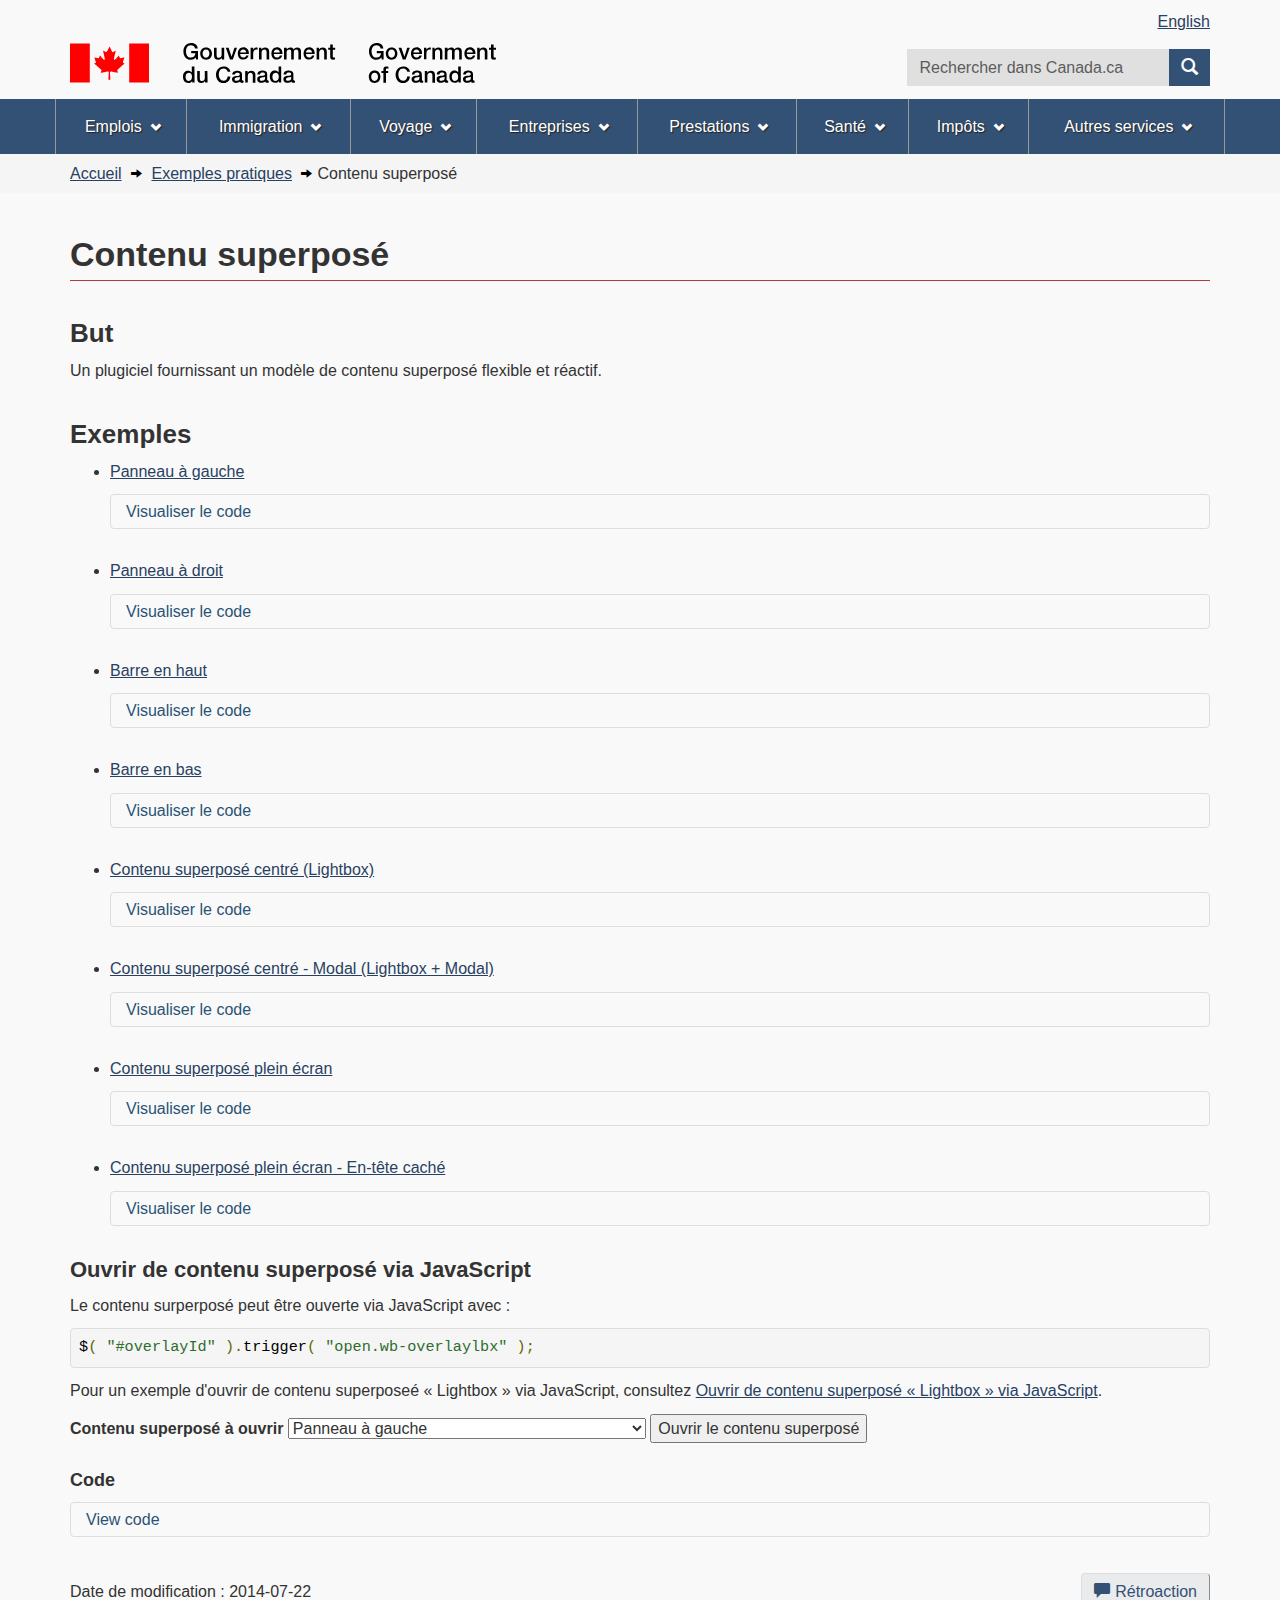
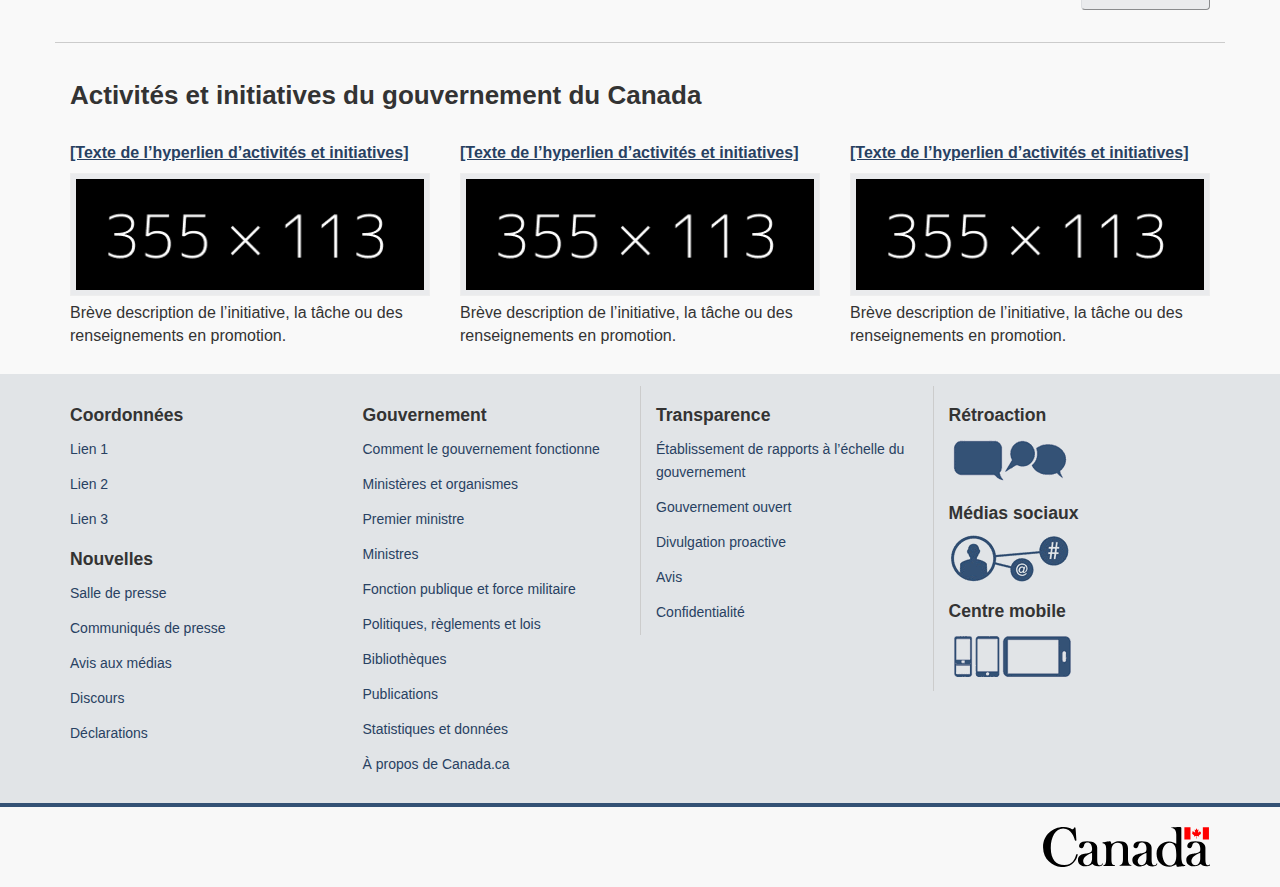
<file: overlay/overlay-fr.html>
<!DOCTYPE html>
<!--[if lt IE 9]><html class="no-js lt-ie9" lang="fr" dir="ltr"><![endif]-->
<!--[if gt IE 8]><!-->
<html class="no-js" lang="fr" dir="ltr">
<!--<![endif]-->
	<head>
		<meta charset="utf-8" />
		<!-- Web Experience Toolkit (WET) / Boîte à outils de l'expérience Web (BOEW)
wet-boew.github.io/wet-boew/License-en.html / wet-boew.github.io/wet-boew/Licence-fr.html -->

		<title>Contenu superposé  -  Canada.ca</title>
		<meta content="width=device-width, initial-scale=1" name="viewport" />
		<!-- Meta data -->
		<meta name="description" content="Un plugiciel fournissant un modèle de contenu superposé flexible et réactif." />

		<!-- Meta data-->
		<!--[if gte IE 9 | !IE ]><!-->
<link href="../../../GCWeb/assets/favicon.ico" rel="icon" type="image/x-icon" />
<link rel="stylesheet" href="../../../GCWeb/css/theme.css" />
<!--<![endif]-->



<link rel="stylesheet" href="demo/overlay.css" />
<!--[if lt IE 9]>
<link href="../../../GCWeb/assets/favicon.ico" rel="shortcut icon" />

<link rel="stylesheet" href="../../../GCWeb/css/ie8-theme.css" />
<script src="http://ajax.googleapis.com/ajax/libs/jquery/1.11.1/jquery.js"></script>
<script src="../../../wet-boew/js/ie8-wet-boew.js"></script>
<![endif]-->
<!--[if lte IE 9]>


<![endif]-->

<noscript><link rel="stylesheet" href="../../../wet-boew/css/noscript.css" /></noscript>

<!-- Google Tag Manager DO NOT REMOVE OR MODIFY - NE PAS SUPPRIMER OU MODIFIER -->
<script>dataLayer1 = [];</script>
<!-- End Google Tag Manager -->

	</head>
	<body vocab="http://schema.org/" typeof="WebPage">
		
<!-- Google Tag Manager DO NOT REMOVE OR MODIFY - NE PAS SUPPRIMER OU MODIFIER -->
<noscript><iframe title="Google Tag Manager" src="//www.googletagmanager.com/ns.html?id=GTM-TLGQ9K" height="0" width="0" style="display:none;visibility:hidden"></iframe></noscript>
<script>(function(w,d,s,l,i){w[l]=w[l]||[];w[l].push({'gtm.start': new Date().getTime(),event:'gtm.js'});var f=d.getElementsByTagName(s)[0], j=d.createElement(s),dl=l!='dataLayer1'?'&l='+l:'';j.async=true;j.src='//www.googletagmanager.com/gtm.js?id='+i+dl;f.parentNode.insertBefore(j,f);})(window,document,'script','dataLayer1','GTM-TLGQ9K');</script>
<!-- End Google Tag Manager -->

<ul id="wb-tphp">
	<li class="wb-slc">
		<a class="wb-sl" href="#wb-cont">Passer au contenu principal</a>
	</li>

	<li class="wb-slc visible-sm visible-md visible-lg">
		<a class="wb-sl" href="#wb-info">Passer à «&#160;À propos de ce site&#160;»</a>
	</li>


</ul>
<header role="banner">
	<div id="wb-bnr" class="container">

	<section id="wb-lng" class="visible-md visible-lg text-right">
	<h2 class="wb-inv">Sélection de la langue</h2>
	<div class="row">
		<div class="col-md-12">
			<ul class="list-inline margin-bottom-none">
	
	
				<li><a lang="en" href="overlay-en.html">English</a></li>
	
			</ul>
		</div>
	</div>
</section>


		<div class="row">
			
	<div class="brand col-xs-8 col-sm-9 col-md-6">
		<a href="http://www.canada.ca/fr/index.html"><object type="image/svg+xml" tabindex="-1" data="../../../GCWeb/assets/sig-blk-fr.svg"></object><span class="wb-inv"> Gouvernement du Canada</span></a>
	</div>



	<section class="wb-mb-links col-xs-4 col-sm-3 visible-sm visible-xs" id="wb-glb-mn">
	<h2>Recherche et menus</h2>
	<ul class="list-inline text-right chvrn">
		<li><a href="#mb-pnl" title="Recherche et menus" aria-controls="mb-pnl" class="overlay-lnk" role="button"><span class="glyphicon glyphicon-search"><span class="glyphicon glyphicon-th-list"><span class="wb-inv">Recherche et menus</span></span></span></a></li>
	</ul>
	<div id="mb-pnl"></div>
</section>



	<section id="wb-srch" class="col-xs-6 text-right visible-md visible-lg">
	<h2>Recherche</h2>
	<form action="#" method="post" name="cse-search-box" role="search" class="form-inline">
		<div class="form-group">
			<label for="wb-srch-q" class="wb-inv">Recherchez le site Web</label>
			<input id="wb-srch-q" list="wb-srch-q-ac" class="wb-srch-q form-control" name="q" type="search" value="" size="27" maxlength="150" placeholder="Rechercher dans Canada.ca" />
			<datalist id="wb-srch-q-ac">
				<!--[if lte IE 9]><select><![endif]-->
				<!--[if lte IE 9]></select><![endif]-->
			</datalist>
		</div>
		<div class="form-group submit">
			<button type="submit" id="wb-srch-sub" class="btn btn-primary btn-small" name="wb-srch-sub"><span class="glyphicon-search glyphicon"></span><span class="wb-inv">Recherche</span></button>
		</div>
	</form>
</section>


		</div>
	</div>

	<nav role="navigation" id="wb-sm" data-ajax-replace="../../ajax/sitemenu-fr.html" data-trgt="mb-pnl" class="wb-menu visible-md visible-lg" typeof="SiteNavigationElement">
	<div class="container nvbar">
		<h2>Menu des sujets</h2>
		<div class="row">
			<ul class="list-inline menu">
				<li><a href="http://www.edsc.gc.ca/fr/emplois/index.page">Emplois</a></li>
<li><a href="http://www.cic.gc.ca/francais/index.asp">Immigration</a></li>
<li><a href="http://voyage.gc.ca">Voyage</a></li>
<li><a href="http://www.canada.ca/fr/services/entreprises/index.html">Entreprises</a></li>
<li><a href="http://www.canada.ca/fr/services/prestations/index.html">Prestations</a></li>
<li><a href="http://canadiensensante.gc.ca/index-fra.php">Santé</a></li>
<li><a href="http://www.canada.ca/fr/services/impots/index.html">Impôts</a></li>
<li><a href="http://www.canada.ca/fr/services/index.html">Autres services</a></li>

			</ul>
		</div>
	</div>
</nav>



	<nav role="navigation" id="wb-bc" property="breadcrumb">
	<h2>Vous êtes ici :</h2>
	<div class="container">
		<div class="row">
			<ol class="breadcrumb">
				
	
<li>
	<a href="/index-fr.html">Accueil</a>
</li>
		
			
<li>
	<a href="/demos/index-fr.html">Exemples pratiques</a>
</li>
				
			
		
<li>Contenu superposé</li>
	


			</ol>
		</div>
	</div>
</nav>


</header>





<main role="main" property="mainContentOfPage" class="container">



			<h1 property="name" id="wb-cont">Contenu superposé</h1>


			



			
<span class="wb-prettify all-pre hide"></span>

<section>
	<h2>But</h2>
	<p>Un plugiciel fournissant un modèle de contenu superposé flexible et réactif.</p>
</section>

<section>
	<h2>Exemples</h2>
	<ul>
		<li>
			<p><a href="#panneau-gauche" aria-controls="panneau-gauche" class="overlay-lnk" role="button">Panneau à gauche</a></p>
			<details class="mrgn-bttm-lg">
				<summary>Visualiser le code</summary>
				<pre><code>&lt;p&gt;&lt;a href=&quot;#panneau-gauche&quot; aria-controls=&quot;panneau-gauche&quot; class=&quot;overlay-lnk&quot; role=&quot;button&quot;&gt;Panneau à gauche&lt;/a&gt;&lt;/p&gt;

&lt;section id=&quot;panneau-gauche&quot; class=&quot;wb-overlay modal-content overlay-def wb-panel-l&quot;&gt;
	&lt;header class=&quot;modal-header&quot;&gt;
		&lt;h2 class=&quot;modal-title&quot;&gt;Panneau à gauche&lt;/h2&gt;
	&lt;/header&gt;
	&lt;div class=&quot;modal-body&quot;&gt;
		...
	&lt;/div&gt;
&lt;/section&gt;</code></pre>
			</details>
		</li>
		<li>
			<p><a href="#panneau-droit" aria-controls="panneau-droit" class="overlay-lnk" role="button">Panneau à droit</a></p>
			<details class="mrgn-bttm-lg">
				<summary>Visualiser le code</summary>
				<pre><code>&lt;p&gt;&lt;a href=&quot;#panneau-droit&quot; aria-controls=&quot;panneau-droit&quot; class=&quot;overlay-lnk&quot; role=&quot;button&quot;&gt;Panneau à droit&lt;/a&gt;&lt;/p&gt;

&lt;section id=&quot;panneau-droit&quot; class=&quot;wb-overlay modal-content overlay-def wb-panel-r&quot;&gt;
	&lt;header class=&quot;modal-header&quot;&gt;
		&lt;h2 class=&quot;modal-title&quot;&gt;Panneau à droit&lt;/h2&gt;
	&lt;/header&gt;
	&lt;div class=&quot;modal-body&quot;&gt;
		...
	&lt;/div&gt;
&lt;/section&gt;</code></pre>
			</details>
		</li>
		<li>
			<p><a href="#barre-haut" aria-controls="barre-haut" class="overlay-lnk" role="button">Barre en haut</a></p>
			<details class="mrgn-bttm-lg">
				<summary>Visualiser le code</summary>
				<pre><code>&lt;p&gt;&lt;a href=&quot;#barre-haut&quot; aria-controls=&quot;barre-haut&quot; class=&quot;overlay-lnk&quot; role=&quot;button&quot;&gt;Barre en haut&lt;/a&gt;&lt;/p&gt;

&lt;section id=&quot;barre-haut&quot; class=&quot;wb-overlay modal-content overlay-def wb-bar-t&quot;&gt;
	&lt;header&gt;
		&lt;h2 class=&quot;modal-title&quot;&gt;Barre en haut&lt;/h2&gt;
	&lt;/header&gt;
	...
&lt;/section&gt;</code></pre>
			</details>
		</li>
		<li>
			<p><a href="#barre-bas" aria-controls="barre-bas" class="overlay-lnk" role="button">Barre en bas</a></p>
			<details class="mrgn-bttm-lg">
				<summary>Visualiser le code</summary>
				<pre><code>&lt;p&gt;&lt;a href=&quot;#barre-bas&quot; aria-controls=&quot;barre-bas&quot; class=&quot;overlay-lnk&quot; role=&quot;button&quot;&gt;Barre en bas&lt;/a&gt;&lt;/p&gt;

&lt;section id=&quot;barre-bas&quot; class=&quot;wb-overlay modal-content overlay-def wb-bar-b&quot;&gt;
	&lt;header&gt;
		&lt;h2 class=&quot;modal-title&quot;&gt;Barre en bas&lt;/h2&gt;
	&lt;/header&gt;
	...
&lt;/section&gt;</code></pre>
			</details>
		</li>
		<li>
			<p><a href="#cs-centre" aria-controls="cs-centre" class="wb-lbx" role="button">Contenu superposé centré (Lightbox)</a></p>
			<details class="mrgn-bttm-lg">
				<summary>Visualiser le code</summary>
				<pre><code>&lt;p&gt;&lt;a href=&quot;#cs-centre&quot; aria-controls=&quot;cs-centre&quot; class=&quot;wb-lbx&quot; role=&quot;button&quot;&gt;Contenu superposé centré (Lightbox)&lt;/a&gt;&lt;/p&gt;

&lt;section id=&quot;cs-centre&quot; class=&quot;mfp-hide modal-dialog modal-content overlay-def&quot;&gt;
	&lt;header class=&quot;modal-header&quot;&gt;
		&lt;h2 class=&quot;modal-title&quot;&gt;Contenu superposé centré (Lightbox)&lt;/h2&gt;
	&lt;/header&gt;
	&lt;div class=&quot;modal-body&quot;&gt;
		...
	&lt;/div&gt;
&lt;/section&gt;</code></pre>
			</details>
		</li>
		<li>
			<p><a href="#cs-centre-modal" aria-controls="cs-centre-modal" class="wb-lbx lbx-modal" role="button">Contenu superposé centré - Modal (Lightbox + Modal)</a></p>
			<details class="mrgn-bttm-lg">
				<summary>Visualiser le code</summary>
				<pre><code>&lt;p&gt;&lt;a href=&quot;#cs-centre-modal&quot; aria-controls=&quot;cs-centre-modal&quot; class=&quot;wb-lbx lbx-modal&quot; role=&quot;button&quot;&gt;Contenu superposé centré - Modal (Lightbox + Modal)&lt;/a&gt;&lt;/p&gt;

&lt;section id=&quot;cs-centre-modal&quot; class=&quot;mfp-hide modal-dialog modal-content overlay-def&quot;&gt;
	&lt;header class=&quot;modal-header&quot;&gt;
		&lt;h2 class=&quot;modal-title&quot;&gt;Contenu superposé centré - Modal (Lightbox + Modal)&lt;/h2&gt;
	&lt;/header&gt;
	&lt;div class=&quot;modal-body&quot;&gt;
		...
		&lt;button class=&quot;btn btn-primary popup-modal-dismiss&quot;&gt;Fermer le contenu superposé modal&lt;/button&gt;
	&lt;/div&gt;
&lt;/section&gt;</code></pre>
			</details>
		</li>
		<li>
			<p><a href="#cs-plein-ecran" aria-controls="cs-plein-ecran" class="overlay-lnk" role="button">Contenu superposé plein écran</a></p>
			<details class="mrgn-bttm-lg">
				<summary>Visualiser le code</summary>
				<pre><code>&lt;p&gt;&lt;a href=&quot;#cs-plein-ecran&quot; aria-controls=&quot;cs-plein-ecran&quot; class=&quot;overlay-lnk&quot; role=&quot;button&quot;&gt;Contenu superposé plein écran&lt;/a&gt;&lt;/p&gt;

&lt;section id=&quot;cs-plein-ecran&quot; class=&quot;wb-overlay modal-content overlay-def wb-popup-full&quot;&gt;
	&lt;header class=&quot;modal-header&quot;&gt;
		&lt;h2 class=&quot;modal-title&quot;&gt;Contenu superposé plein écran&lt;/h2&gt;
	&lt;/header&gt;
	&lt;div class=&quot;modal-body&quot;&gt;
		...
	&lt;/div&gt;
&lt;/section&gt;</code></pre>
			</details>
		</li>
		<li>
			<p><a href="#en-tete-cache" aria-controls="en-tete-cache" class="overlay-lnk" role="button">Contenu superposé plein écran - En-tête caché</a></p>
			<details class="mrgn-bttm-lg">
				<summary>Visualiser le code</summary>
				<pre><code>&lt;p&gt;&lt;a href=&quot;#en-tete-cache&quot; aria-controls=&quot;en-tete-cache&quot; class=&quot;overlay-lnk&quot; role=&quot;button&quot;&gt;Contenu superposé plein écran - En-tête caché&lt;/a&gt;&lt;/p&gt;

&lt;section id=&quot;en-tete-cache&quot; class=&quot;wb-overlay modal-content wb-popup-full hidden-hd&quot;&gt;
	&lt;header&gt;
		&lt;h2 class=&quot;wb-inv&quot;&gt;Contenu superposé plein écran - En-tête caché&lt;/h2&gt;
	&lt;/header&gt;
	&lt;div class=&quot;modal-body&quot;&gt;
		...
	&lt;/div&gt;
&lt;/section&gt;</code></pre>
			</details>
		</li>
	</ul>

	<section>
		<h3>Ouvrir de contenu superposé via JavaScript</h3>
		<p>Le contenu surperposé peut être ouverte via JavaScript avec&#160;:</p>
		<pre><code>$( "#overlayId" ).trigger( "open.wb-overlaylbx" );</code></pre>
		<p>Pour un exemple d'ouvrir de contenu superposeé &#171;&#160;Lightbox&#160;&#187; via JavaScript, consultez <a href="../lightbox/lightbox-fr.html#examples5">Ouvrir de contenu superposé &#171;&#160;Lightbox&#160;&#187; via JavaScript</a>.</p>

		<label for="overlay-select">Contenu superposé à ouvrir</label>
		<select id="overlay-select">
			<option value="panneau-gauche">Panneau à gauche</option>
			<option value="panneau-droit">Panneau à droit</option>
			<option value="barre-haut">Barre en haut</option>
			<option value="barre-bas">Barre en bas</option>
			<option value="cs-plein-ecran">Contenu superposé plein écran</option>
			<option value="en-tete-cache">Contenu superposé plein écran - En-tête caché</option>
		</select>
		<button id="overlay-open-btn" type="button">Ouvrir le contenu superposé</button>

		<section>
			<h4>Code</h4>
			<details>
				<summary>View code</summary>
				<section>
					<h5>HTML</h5>
					<pre><code>&lt;label for="overlay-select"&gt;Overlay to open&lt;/label&gt;
&lt;select id="overlay-select"&gt;
	&lt;option value="panneau-gauche"&gt;Panneau à gauche&lt;/option&gt;
	&lt;option value="panneau-droit"&gt;Panneau à droit&lt;/option&gt;
	&lt;option value="barre-haut"&gt;Barre en haut&lt;/option&gt;
	&lt;option value="barre-bas"&gt;Barre en bas&lt;/option&gt;
	&lt;option value="cs-plein-ecran"&gt;Contenu superposé plein écran&lt;/option&gt;
	&lt;option value="en-tete-cache"&gt;Contenu superposé plein écran - En-tête caché&lt;/option&gt;
&lt;/select&gt;
&lt;button id="overlay-open-btn" type="button"&gt;Ouvrir le contenu superposé&lt;/button&gt;</code></pre>
						</section>

					<section>
						<h5>JavaScript</h5>
						<pre><code>(function( $, wb ) {
"use strict";

wb.doc.on( "click vclick", "#overlay-open-btn", function( event ) {
	if ( event.stopPropagation ) {
		event.stopImmediatePropagation();
	} else {
		event.cancelBubble = true;
	}

	$( "#" + $( "#overlay-select" ).val() ).trigger( "open.wb-overlay" );
});

})( jQuery, wb );</code></pre>
				</section>
			</details>
		</section>
	</section>
</section>

<section id="panneau-gauche" class="wb-overlay modal-content overlay-def wb-panel-l">
	<header class="modal-header">
		<h2 class="modal-title">Panneau à gauche</h2>
	</header>
	<div class="modal-body">
		<ul class="list-unstyled">
			<li>
				<a href="#">Lien 1</a>
			</li>
			<li>
				<a href="#">Lien 2</a>
			</li>
			<li>
				<a href="#">Lien 3</a>
			</li>
			<li>
				<a href="#">Lien 4</a>
			</li>
			<li>
				<a href="#">Lien 5</a>
			</li>
			<li>
				<a href="#">Lien 6</a>
			</li>
		</ul>
	</div>
</section>

<section id="panneau-droit" class="wb-overlay modal-content overlay-def wb-panel-r">
	<header class="modal-header">
		<h2 class="modal-title">Panneau à droit</h2>
	</header>
	<div class="modal-body">
		<ul class="list-unstyled">
			<li>
				<a href="#">Lien 1</a>
			</li>
			<li>
				<a href="#">Lien 2</a>
			</li>
			<li>
				<a href="#">Lien 3</a>
			</li>
			<li>
				<a href="#">Lien 4</a>
			</li>
			<li>
				<a href="#">Lien 5</a>
			</li>
			<li>
				<a href="#">Lien 6</a>
			</li>
		</ul>
	</div>
</section>

<section id="barre-haut" class="wb-overlay modal-content overlay-def wb-bar-t">
	<header>
		<h2 class="modal-title">Barre en haut</h2>
	</header>
	<ul class="list-inline">
		<li>
			<button class="btn btn-default" type="button">Bouton 1</button>
		</li>
		<li>
			<button class="btn btn-default" type="button">Bouton 2</button>
		</li>
		<li>
			<button class="btn btn-default" type="button">Bouton 3</button>
		</li>
	</ul>
</section>

<section id="barre-bas" class="wb-overlay modal-content overlay-def wb-bar-b">
	<header>
		<h2 class="modal-title">Barre en bas</h2>
	</header>
	<ul class="list-inline">
		<li>
			<button class="btn btn-default" type="button">Bouton 1</button>
		</li>
		<li>
			<button class="btn btn-default" type="button">Bouton 2</button>
		</li>
		<li>
			<button class="btn btn-default" type="button">Bouton 3</button>
		</li>
	</ul>
</section>

<section id="cs-centre" class="mfp-hide modal-dialog modal-content overlay-def">
	<header class="modal-header">
		<h2 class="modal-title">Contenu superposé centré (Lightbox)</h2>
	</header>
	<div class="modal-body">
		<ol>
			<li>liste ordonnée (<code>ol</code>) premier niveau - apparence par défaut</li>
			<li>liste ordonnée (<code>ol</code>) premier niveau - apparence par défaut
				<ol>
					<li>liste ordonnée (<code>ol</code>) deuxième niveau - apparence par défaut</li>
					<li>liste ordonnée (<code>ol</code>) deuxième niveau - apparence par défaut
						<ol>
							<li>liste ordonnée (<code>ol</code>) troisième niveau - apparence par défaut</li>
							<li>liste ordonnée (<code>ol</code>) troisième niveau - apparence par défaut</li>
						</ol>
					</li>
				</ol>
			</li>
		</ol>
		<p><a href="#">Lien - apparence par défaut</a></p>
	</div>
</section>

<section id="cs-centre-modal" class="mfp-hide modal-dialog modal-content overlay-def">
	<header class="modal-header">
		<h2 class="modal-title">Contenu superposé centré - Modal (Lightbox + Modal)</h2>
	</header>
	<div class="modal-body">
		<ol>
			<li>liste ordonnée (<code>ol</code>) premier niveau - apparence par défaut</li>
			<li>liste ordonnée (<code>ol</code>) premier niveau - apparence par défaut
				<ol>
					<li>liste ordonnée (<code>ol</code>) deuxième niveau - apparence par défaut</li>
					<li>liste ordonnée (<code>ol</code>) deuxième niveau - apparence par défaut
						<ol>
							<li>liste ordonnée (<code>ol</code>) troisième niveau - apparence par défaut</li>
							<li>liste ordonnée (<code>ol</code>) troisième niveau - apparence par défaut</li>
						</ol>
					</li>
				</ol>
			</li>
		</ol>
		<p><a href="#">Lien - apparence par défaut</a></p>
		<button class="btn btn-primary popup-modal-dismiss" type="button">Fermer le contenu superposé modal</button>
	</div>
</section>

<section id="cs-plein-ecran" class="wb-overlay modal-content overlay-def wb-popup-full">
	<header class="modal-header">
		<h2 class="modal-title">Contenu superposé plein écran</h2>
	</header>
	<div class="modal-body">
		<ol>
			<li>liste ordonnée (<code>ol</code>) premier niveau - apparence par défaut</li>
			<li>liste ordonnée (<code>ol</code>) premier niveau - apparence par défaut
				<ol>
					<li>liste ordonnée (<code>ol</code>) deuxième niveau - apparence par défaut</li>
					<li>liste ordonnée (<code>ol</code>) deuxième niveau - apparence par défaut
						<ol>
							<li>liste ordonnée (<code>ol</code>) troisième niveau - apparence par défaut</li>
							<li>liste ordonnée (<code>ol</code>) troisième niveau - apparence par défaut</li>
						</ol>
					</li>
				</ol>
			</li>
		</ol>
		<p><a href="#">Lien - apparence par défaut</a></p>
	</div>
</section>

<section id="en-tete-cache" class="wb-overlay modal-content wb-popup-full hidden-hd">
	<header>
		<h2 class="wb-inv">Contenu superposé plein écran - En-tête caché</h2>
	</header>
	<div class="modal-body">
		<ol>
			<li>liste ordonnée (<code>ol</code>) premier niveau - apparence par défaut</li>
			<li>liste ordonnée (<code>ol</code>) premier niveau - apparence par défaut
				<ol>
					<li>liste ordonnée (<code>ol</code>) deuxième niveau - apparence par défaut</li>
					<li>liste ordonnée (<code>ol</code>) deuxième niveau - apparence par défaut
						<ol>
							<li>liste ordonnée (<code>ol</code>) troisième niveau - apparence par défaut</li>
							<li>liste ordonnée (<code>ol</code>) troisième niveau - apparence par défaut</li>
						</ol>
					</li>
				</ol>
			</li>
		</ol>
		<p><a href="#">Lien - apparence par défaut</a></p>
	</div>
</section>



	
		<div class="row pagedetails">
	<div class="col-xs-6 datemod">
		<dl id="wb-dtmd">
			<dt>Date de modification&#160;:&#32;</dt>
			<dd><time property="dateModified">2014-07-22</time></dd>
		</dl>
	</div>
	<div class="col-xs-6 text-right">
		<a href="http://www.canada.ca/fr/contact/retroaction.html" class="btn btn-default"><span class="glyphicon glyphicon-comment mrgn-rght-sm"></span>Rétroaction<span class="wb-inv"> sur ce site Web</span></a>
	</div>
</div>

	

</main>

	<aside class="gc-nttvs container">
	<h2>Activités et initiatives du gouvernement du Canada</h2>

	<div id="gcwb_prts" class="wb-eqht row">
	<section class="col-lg-4 col-md-6 mrgn-bttm-md">
		<a rel="external" href="#">
			<h3 class="h5">[Texte de l’hyperlien d’activités et initiatives]</h3>
			<img class="img-responsive thumbnail mrgn-bttm-sm" src="../../img/features/355x113.png" alt="" />
		</a>
		<p>Brève description de l’initiative, la tâche ou des renseignements en promotion.</p>
	</section>
	<section class="col-lg-4 col-md-6 mrgn-bttm-md">
		<a rel="external" href="#">
			<h3 class="h5">[Texte de l’hyperlien d’activités et initiatives]</h3>
			<img class="img-responsive thumbnail mrgn-bttm-sm" src="../../img/features/355x113.png" alt="" />
		</a>
		<p>Brève description de l’initiative, la tâche ou des renseignements en promotion.</p>
	</section>
	<section class="col-lg-4 col-md-6 mrgn-bttm-md">
		<a rel="external" href="#">
			<h3 class="h5">[Texte de l’hyperlien d’activités et initiatives]</h3>
			<img class="img-responsive thumbnail mrgn-bttm-sm" src="../../img/features/355x113.png" alt="" />
		</a>
		<p>Brève description de l’initiative, la tâche ou des renseignements en promotion.</p>
	</section>
</div>
</aside>

	<footer role="contentinfo" id="wb-info">
	<nav role="navigation" class="container visible-sm visible-md visible-lg wb-navcurr">
		<h2 class="wb-inv">À propos de ce site</h2>
		<div class="row">
	<div class="col-sm-3 col-lg-3">
		<section>
			<h3>Coordonnées</h3>
			<ul class="list-unstyled">
				<li><a href="#">Lien 1</a></li>
				<li><a href="#">Lien 2</a></li>
				<li><a href="#">Lien 3</a></li>
			</ul>
		</section>
		<section>
			<h3>Nouvelles</h3>
			<ul class="list-unstyled">
				<li><a href="http://nouvelles.gc.ca/web/index-fr.do">Salle de presse</a></li>
				<li><a href="http://nouvelles.gc.ca/web/nwsprdct-fr.do?mthd=tp&amp;crtr.tp1D=1">Communiqués de presse</a></li>
				<li><a href="http://nouvelles.gc.ca/web/nwsprdct-fr.do?mthd=tp&amp;crtr.tp1D=3">Avis aux médias</a></li>
				<li><a href="http://nouvelles.gc.ca/web/nwsprdct-fr.do?mthd=tp&amp;crtr.tp1D=970">Discours</a></li>
				<li><a href="http://nouvelles.gc.ca/web/nwsprdct-fr.do?mthd=tp&amp;crtr.tp1D=980">Déclarations</a></li>
			</ul>
		</section>
	</div>
	<section class="col-sm-3 col-lg-3">
		<h3>Gouvernement</h3>
		<ul class="list-unstyled">
			<li><a href="http://www.canada.ca/fr/gouv/systeme">Comment le gouvernement fonctionne</a></li>
			<li><a href="http://www.canada.ca/fr/gouv/min">Ministères et organismes</a></li>
			<li><a href="http://pm.gc.ca/fra">Premier ministre</a></li>
			<li><a href="http://www.canada.ca/fr/gouv/ministres">Ministres</a></li>
			<li><a href="http://www.canada.ca/fr/gouv/fonctionpublique">Fonction publique et force militaire</a></li>
			<li><a href="http://www.canada.ca/fr/gouv/politique">Politiques, règlements et lois</a></li>
			<li><a href="http://www.canada.ca/fr/gouv/bibliotheques">Bibliothèques</a></li>
			<li><a href="http://www.canada.ca/fr/gouv/publications">Publications</a></li>
			<li><a href="http://www.canada.ca/fr/gouv/statistiques">Statistiques et données</a></li>
			<li><a href="http://www.canada.ca/fr/nouveausite.html">À propos de Canada.ca</a></li>
		</ul>
	</section>
	<section class="col-sm-3 col-lg-3 brdr-lft">
		<h3>Transparence</h3>
		<ul class="list-unstyled">
			<li><a href="http://www.canada.ca/fr/transparence/rapports.html">Établissement de rapports à l’échelle du gouvernement</a></li>
			<li><a href="http://ouvert.canada.ca/fr">Gouvernement ouvert</a></li>
			<li><a href="http://www.canada.ca/fr/transparence/divulgation.html">Divulgation proactive</a></li>
			<li><a href="http://www.canada.ca/fr/transparence/avis.html">Avis</a></li>
			<li><a href="http://www.canada.ca/fr/transparence/confidentialite.html">Confidentialité</a></li>
		</ul>
	</section>
	<div class="col-sm-3 col-lg-3 brdr-lft">
		<section>
			<h3>Rétroaction</h3>
			<p><a href="http://www.canada.ca/fr/contact/retroaction.html"><img src="../../../GCWeb/assets/feedback.png" alt="Rétroaction sur ce site Web" /></a></p>
		</section>
		<section>
			<h3>Médias sociaux</h3>
			<p><a href="http://www.canada.ca/fr/sociaux"><img src="../../../GCWeb/assets/social.png" alt="Médias sociaux" /></a></p>
		</section>
		<section>
			<h3>Centre mobile</h3>
			<p><a href="http://www.canada.ca/fr/mobile"><img src="../../../GCWeb/assets/mobile.png" alt="Centre mobile" /></a></p>
		</section>
	</div>
</div>

	</nav>
	
<div class="brand">
	<div class="container">
		<div class="row ">
			<div class="col-xs-6 visible-sm visible-xs tofpg">
				<a href="#wb-cont">Haut de la page <span class="glyphicon glyphicon-chevron-up"></span></a>
			</div>
			<div class="col-xs-6 col-md-12 text-right">
				<object type="image/svg+xml" tabindex="-1" role="img" data="../../../GCWeb/assets/wmms-blk.svg" aria-label="Symbole du gouvernement du Canada"></object>
			</div>
		</div>
	</div>
</div>


</footer>


		<!--[if gte IE 9 | !IE ]><!-->
<script src="https://ajax.googleapis.com/ajax/libs/jquery/2.1.4/jquery.js"></script>
<script src="../../../wet-boew/js/wet-boew.js"></script>
<!--<![endif]-->
<script src="demo/overlay.js"></script>

<!--[if lt IE 9]>
<script src="../../../wet-boew/js/ie8-wet-boew2.js"></script>

<![endif]-->



	</body>
</html>
</file>
<file: GCWeb/css/theme.css>
@charset "utf-8";

/*!
 * Web Experience Toolkit (WET) / Boîte à outils de l'expérience Web (BOEW)
 * wet-boew.github.io/wet-boew/License-en.html / wet-boew.github.io/wet-boew/Licence-fr.html
 * v4.0.20 - 2015-12-16
 *
 */

@charset "UTF-8";

/*
 *
 * Web Experience Toolkit (WET) / Boîte à outils de l'expérience Web (BOEW)
 * wet-boew.github.io/wet-boew/License-en.html / wet-boew.github.io/wet-boew/Licence-fr.html
 *
 */


/*
 Global variables for GCWeb
 */


/*
Left menu variables
*/


/*
 * Web Experience Toolkit (WET) / Boîte à outils de l'expérience Web (BOEW)
 * wet-boew.github.io/wet-boew/License-en.html / wet-boew.github.io/wet-boew/Licence-fr.html
 */


/*
 * HOW TO USE THIS FILE
 * Use this file to override Bootstrap variables and WET custom variables.
 * If there is a Bootstrap variable not shown here that you want to override, go to "../lib/bootstrap-sass-official/assets/stylesheets/bootstrap/variables" to view the variables that you can override. Simply copy and paste the variable and its applicable section (if applicable) from the Bootstrap file into this override file and override the variables as applicable.
 */


/* TODO: Remove this block when including bootstrap 3.3.5 */


/*!
 * Bootstrap v3.3.1 (http://getbootstrap.com)
 * Copyright 2011-2015 Twitter, Inc.
 * Licensed under MIT (https://github.com/twbs/bootstrap/blob/master/LICENSE)
 */


/*!
 * GLYPHICONS Halflings for Twitter Bootstrap by GLYPHICONS.com | Licensed under http://www.apache.org/licenses/LICENSE-2.0
 */


/*! normalize.css v3.0.2 | MIT License | git.io/normalize */

html {
    font-family: sans-serif;
    -ms-text-size-adjust: 100%;
    -webkit-text-size-adjust: 100%;
}

body {
    margin: 0;
}

article,
aside,
details,
figcaption,
figure,
footer,
header,
hgroup,
main,
menu,
nav,
section,
summary {
    display: block;
}

audio,
canvas,
progress,
video {
    display: inline-block;
    vertical-align: baseline;
}

audio:not([controls]) {
    display: none;
    height: 0;
}

[hidden],
template {
    display: none;
}

a {
    background-color: transparent;
}

a:active,
a:hover {
    outline: 0;
}

abbr[title] {
    border-bottom: 1px dotted;
}

b,
strong {
    font-weight: bold;
}

dfn {
    font-style: italic;
}

h1 {
    font-size: 2em;
    margin: 0.67em 0;
}

mark {
    background: #ff0;
    color: #000;
}

small {
    font-size: 80%;
}

sub,
sup {
    font-size: 75%;
    line-height: 0;
    position: relative;
    vertical-align: baseline;
}

sup {
    top: -0.5em;
}

sub {
    bottom: -0.25em;
}

img {
    border: 0;
}

svg:not(:root) {
    overflow: hidden;
}

figure {
    margin: 1em 40px;
}

hr {
    -moz-box-sizing: content-box;
    -webkit-box-sizing: content-box;
    box-sizing: content-box;
    height: 0;
}

pre {
    overflow: auto;
}

code,
kbd,
pre,
samp {
    font-family: monospace, monospace;
    font-size: 1em;
}

button,
input,
optgroup,
select,
textarea {
    color: inherit;
    font: inherit;
    margin: 0;
}

button {
    overflow: visible;
}

button,
select {
    text-transform: none;
}

button,
html input[type="button"],
input[type="reset"],
input[type="submit"] {
    -webkit-appearance: button;
    cursor: pointer;
}

button[disabled],
html input[disabled] {
    cursor: default;
}

button::-moz-focus-inner,
input::-moz-focus-inner {
    border: 0;
    padding: 0;
}

input {
    line-height: normal;
}

input[type="checkbox"],
input[type="radio"] {
    -webkit-box-sizing: border-box;
    -moz-box-sizing: border-box;
    box-sizing: border-box;
    padding: 0;
}

input[type="number"]::-webkit-inner-spin-button,
input[type="number"]::-webkit-outer-spin-button {
    height: auto;
}

input[type="search"] {
    -webkit-appearance: textfield;
    -moz-box-sizing: content-box;
    -webkit-box-sizing: content-box;
    box-sizing: content-box;
}

input[type="search"]::-webkit-search-cancel-button,
input[type="search"]::-webkit-search-decoration {
    -webkit-appearance: none;
}

fieldset {
    border: 1px solid #c0c0c0;
    margin: 0 2px;
    padding: 0.35em 0.625em 0.75em;
}

legend {
    border: 0;
    padding: 0;
}

textarea {
    overflow: auto;
}

optgroup {
    font-weight: bold;
}

table {
    border-collapse: collapse;
    border-spacing: 0;
}

td,
th {
    padding: 0;
}


/*! Source: https://github.com/h5bp/html5-boilerplate/blob/master/src/css/main.css */

@media print {
    *,
    *:before,
    *:after {
        background: transparent !important;
        color: #000 !important;
        -webkit-box-shadow: none !important;
        box-shadow: none !important;
        text-shadow: none !important;
    }
    a,
    a:visited {
        text-decoration: underline;
    }
    a[href]:after {
        content: " (" attr(href) ")";
    }
    abbr[title]:after {
        content: " (" attr(title) ")";
    }
    a[href^="#"]:after,
    a[href^="javascript:"]:after {
        content: "";
    }
    pre,
    blockquote {
        border: 1px solid #999;
        page-break-inside: avoid;
    }
    thead {
        display: table-header-group;
    }
    tr,
    img {
        page-break-inside: avoid;
    }
    img {
        max-width: 100% !important;
    }
    p,
    h2,
    h3 {
        orphans: 3;
        widows: 3;
    }
    h2,
    h3 {
        page-break-after: avoid;
    }
    select {
        background: #fff !important;
    }
    .navbar {
        display: none;
    }
    .btn > .caret,
    .dropup > .btn > .caret {
        border-top-color: #000 !important;
    }
    .label {
        border: 1px solid #000;
    }
    .table {
        border-collapse: collapse !important;
    }
    .table td,
    .table th {
        background-color: #fff !important;
    }
    .table-bordered th,
    .table-bordered td {
        border: 1px solid #ddd !important;
    }
}

@font-face {
    font-family: 'Glyphicons Halflings';
    src: url("../../wet-boew/fonts/glyphicons-halflings-regular.eot");
    src: url("../../wet-boew/fonts/glyphicons-halflings-regular.eot?#iefix") format("embedded-opentype"), url("../../wet-boew/fonts/glyphicons-halflings-regular.woff") format("woff"), url("../../wet-boew/fonts/glyphicons-halflings-regular.ttf") format("truetype"), url("../../wet-boew/fonts/glyphicons-halflings-regular.svg#glyphicons_halflingsregular") format("svg");
}

.glyphicon {
    position: relative;
    top: 1px;
    display: inline-block;
    font-family: 'Glyphicons Halflings';
    font-style: normal;
    font-weight: normal;
    line-height: 1;
    -webkit-font-smoothing: antialiased;
    -moz-osx-font-smoothing: grayscale;
}

.glyphicon-asterisk:before {
    content: "\2a";
}

.glyphicon-plus:before {
    content: "\2b";
}

.glyphicon-euro:before,
.glyphicon-eur:before {
    content: "\20ac";
}

.glyphicon-minus:before {
    content: "\2212";
}

.glyphicon-cloud:before {
    content: "\2601";
}

.glyphicon-envelope:before {
    content: "\2709";
}

.glyphicon-pencil:before {
    content: "\270f";
}

.glyphicon-glass:before {
    content: "\e001";
}

.glyphicon-music:before {
    content: "\e002";
}

.glyphicon-search:before {
    content: "\e003";
}

.glyphicon-heart:before {
    content: "\e005";
}

.glyphicon-star:before {
    content: "\e006";
}

.glyphicon-star-empty:before {
    content: "\e007";
}

.glyphicon-user:before {
    content: "\e008";
}

.glyphicon-film:before {
    content: "\e009";
}

.glyphicon-th-large:before {
    content: "\e010";
}

.glyphicon-th:before {
    content: "\e011";
}

.glyphicon-th-list:before {
    content: "\e012";
}

.glyphicon-ok:before {
    content: "\e013";
}

.glyphicon-remove:before {
    content: "\e014";
}

.glyphicon-zoom-in:before {
    content: "\e015";
}

.glyphicon-zoom-out:before {
    content: "\e016";
}

.glyphicon-off:before {
    content: "\e017";
}

.glyphicon-signal:before {
    content: "\e018";
}

.glyphicon-cog:before {
    content: "\e019";
}

.glyphicon-trash:before {
    content: "\e020";
}

.glyphicon-home:before {
    content: "\e021";
}

.glyphicon-file:before {
    content: "\e022";
}

.glyphicon-time:before {
    content: "\e023";
}

.glyphicon-road:before {
    content: "\e024";
}

.glyphicon-download-alt:before {
    content: "\e025";
}

.glyphicon-download:before {
    content: "\e026";
}

.glyphicon-upload:before {
    content: "\e027";
}

.glyphicon-inbox:before {
    content: "\e028";
}

.glyphicon-play-circle:before {
    content: "\e029";
}

.glyphicon-repeat:before {
    content: "\e030";
}

.glyphicon-refresh:before {
    content: "\e031";
}

.glyphicon-list-alt:before {
    content: "\e032";
}

.glyphicon-lock:before {
    content: "\e033";
}

.glyphicon-flag:before {
    content: "\e034";
}

.glyphicon-headphones:before {
    content: "\e035";
}

.glyphicon-volume-off:before {
    content: "\e036";
}

.glyphicon-volume-down:before {
    content: "\e037";
}

.glyphicon-volume-up:before {
    content: "\e038";
}

.glyphicon-qrcode:before {
    content: "\e039";
}

.glyphicon-barcode:before {
    content: "\e040";
}

.glyphicon-tag:before {
    content: "\e041";
}

.glyphicon-tags:before {
    content: "\e042";
}

.glyphicon-book:before {
    content: "\e043";
}

.glyphicon-bookmark:before {
    content: "\e044";
}

.glyphicon-print:before {
    content: "\e045";
}

.glyphicon-camera:before {
    content: "\e046";
}

.glyphicon-font:before {
    content: "\e047";
}

.glyphicon-bold:before {
    content: "\e048";
}

.glyphicon-italic:before {
    content: "\e049";
}

.glyphicon-text-height:before {
    content: "\e050";
}

.glyphicon-text-width:before {
    content: "\e051";
}

.glyphicon-align-left:before {
    content: "\e052";
}

.glyphicon-align-center:before {
    content: "\e053";
}

.glyphicon-align-right:before {
    content: "\e054";
}

.glyphicon-align-justify:before {
    content: "\e055";
}

.glyphicon-list:before {
    content: "\e056";
}

.glyphicon-indent-left:before {
    content: "\e057";
}

.glyphicon-indent-right:before {
    content: "\e058";
}

.glyphicon-facetime-video:before {
    content: "\e059";
}

.glyphicon-picture:before {
    content: "\e060";
}

.glyphicon-map-marker:before {
    content: "\e062";
}

.glyphicon-adjust:before {
    content: "\e063";
}

.glyphicon-tint:before {
    content: "\e064";
}

.glyphicon-edit:before {
    content: "\e065";
}

.glyphicon-share:before {
    content: "\e066";
}

.glyphicon-check:before {
    content: "\e067";
}

.glyphicon-move:before {
    content: "\e068";
}

.glyphicon-step-backward:before {
    content: "\e069";
}

.glyphicon-fast-backward:before {
    content: "\e070";
}

.glyphicon-backward:before {
    content: "\e071";
}

.glyphicon-play:before {
    content: "\e072";
}

.glyphicon-pause:before {
    content: "\e073";
}

.glyphicon-stop:before {
    content: "\e074";
}

.glyphicon-forward:before {
    content: "\e075";
}

.glyphicon-fast-forward:before {
    content: "\e076";
}

.glyphicon-step-forward:before {
    content: "\e077";
}

.glyphicon-eject:before {
    content: "\e078";
}

.glyphicon-chevron-left:before {
    content: "\e079";
}

.glyphicon-chevron-right:before {
    content: "\e080";
}

.glyphicon-plus-sign:before {
    content: "\e081";
}

.glyphicon-minus-sign:before {
    content: "\e082";
}

.glyphicon-remove-sign:before {
    content: "\e083";
}

.glyphicon-ok-sign:before {
    content: "\e084";
}

.glyphicon-question-sign:before {
    content: "\e085";
}

.glyphicon-info-sign:before {
    content: "\e086";
}

.glyphicon-screenshot:before {
    content: "\e087";
}

.glyphicon-remove-circle:before {
    content: "\e088";
}

.glyphicon-ok-circle:before {
    content: "\e089";
}

.glyphicon-ban-circle:before {
    content: "\e090";
}

.glyphicon-arrow-left:before {
    content: "\e091";
}

.glyphicon-arrow-right:before {
    content: "\e092";
}

.glyphicon-arrow-up:before {
    content: "\e093";
}

.glyphicon-arrow-down:before {
    content: "\e094";
}

.glyphicon-share-alt:before {
    content: "\e095";
}

.glyphicon-resize-full:before {
    content: "\e096";
}

.glyphicon-resize-small:before {
    content: "\e097";
}

.glyphicon-exclamation-sign:before {
    content: "\e101";
}

.glyphicon-gift:before {
    content: "\e102";
}

.glyphicon-leaf:before {
    content: "\e103";
}

.glyphicon-fire:before {
    content: "\e104";
}

.glyphicon-eye-open:before {
    content: "\e105";
}

.glyphicon-eye-close:before {
    content: "\e106";
}

.glyphicon-warning-sign:before {
    content: "\e107";
}

.glyphicon-plane:before {
    content: "\e108";
}

.glyphicon-calendar:before {
    content: "\e109";
}

.glyphicon-random:before {
    content: "\e110";
}

.glyphicon-comment:before {
    content: "\e111";
}

.glyphicon-magnet:before {
    content: "\e112";
}

.glyphicon-chevron-up:before {
    content: "\e113";
}

.glyphicon-chevron-down:before {
    content: "\e114";
}

.glyphicon-retweet:before {
    content: "\e115";
}

.glyphicon-shopping-cart:before {
    content: "\e116";
}

.glyphicon-folder-close:before {
    content: "\e117";
}

.glyphicon-folder-open:before {
    content: "\e118";
}

.glyphicon-resize-vertical:before {
    content: "\e119";
}

.glyphicon-resize-horizontal:before {
    content: "\e120";
}

.glyphicon-hdd:before {
    content: "\e121";
}

.glyphicon-bullhorn:before {
    content: "\e122";
}

.glyphicon-bell:before {
    content: "\e123";
}

.glyphicon-certificate:before {
    content: "\e124";
}

.glyphicon-thumbs-up:before {
    content: "\e125";
}

.glyphicon-thumbs-down:before {
    content: "\e126";
}

.glyphicon-hand-right:before {
    content: "\e127";
}

.glyphicon-hand-left:before {
    content: "\e128";
}

.glyphicon-hand-up:before {
    content: "\e129";
}

.glyphicon-hand-down:before {
    content: "\e130";
}

.glyphicon-circle-arrow-right:before {
    content: "\e131";
}

.glyphicon-circle-arrow-left:before {
    content: "\e132";
}

.glyphicon-circle-arrow-up:before {
    content: "\e133";
}

.glyphicon-circle-arrow-down:before {
    content: "\e134";
}

.glyphicon-globe:before {
    content: "\e135";
}

.glyphicon-wrench:before {
    content: "\e136";
}

.glyphicon-tasks:before {
    content: "\e137";
}

.glyphicon-filter:before {
    content: "\e138";
}

.glyphicon-briefcase:before {
    content: "\e139";
}

.glyphicon-fullscreen:before {
    content: "\e140";
}

.glyphicon-dashboard:before {
    content: "\e141";
}

.glyphicon-paperclip:before {
    content: "\e142";
}

.glyphicon-heart-empty:before {
    content: "\e143";
}

.glyphicon-link:before {
    content: "\e144";
}

.glyphicon-phone:before {
    content: "\e145";
}

.glyphicon-pushpin:before {
    content: "\e146";
}

.glyphicon-usd:before {
    content: "\e148";
}

.glyphicon-gbp:before {
    content: "\e149";
}

.glyphicon-sort:before {
    content: "\e150";
}

.glyphicon-sort-by-alphabet:before {
    content: "\e151";
}

.glyphicon-sort-by-alphabet-alt:before {
    content: "\e152";
}

.glyphicon-sort-by-order:before {
    content: "\e153";
}

.glyphicon-sort-by-order-alt:before {
    content: "\e154";
}

.glyphicon-sort-by-attributes:before {
    content: "\e155";
}

.glyphicon-sort-by-attributes-alt:before {
    content: "\e156";
}

.glyphicon-unchecked:before {
    content: "\e157";
}

.glyphicon-expand:before {
    content: "\e158";
}

.glyphicon-collapse-down:before {
    content: "\e159";
}

.glyphicon-collapse-up:before {
    content: "\e160";
}

.glyphicon-log-in:before {
    content: "\e161";
}

.glyphicon-flash:before {
    content: "\e162";
}

.glyphicon-log-out:before {
    content: "\e163";
}

.glyphicon-new-window:before {
    content: "\e164";
}

.glyphicon-record:before {
    content: "\e165";
}

.glyphicon-save:before {
    content: "\e166";
}

.glyphicon-open:before {
    content: "\e167";
}

.glyphicon-saved:before {
    content: "\e168";
}

.glyphicon-import:before {
    content: "\e169";
}

.glyphicon-export:before {
    content: "\e170";
}

.glyphicon-send:before {
    content: "\e171";
}

.glyphicon-floppy-disk:before {
    content: "\e172";
}

.glyphicon-floppy-saved:before {
    content: "\e173";
}

.glyphicon-floppy-remove:before {
    content: "\e174";
}

.glyphicon-floppy-save:before {
    content: "\e175";
}

.glyphicon-floppy-open:before {
    content: "\e176";
}

.glyphicon-credit-card:before {
    content: "\e177";
}

.glyphicon-transfer:before {
    content: "\e178";
}

.glyphicon-cutlery:before {
    content: "\e179";
}

.glyphicon-header:before {
    content: "\e180";
}

.glyphicon-compressed:before {
    content: "\e181";
}

.glyphicon-earphone:before {
    content: "\e182";
}

.glyphicon-phone-alt:before {
    content: "\e183";
}

.glyphicon-tower:before {
    content: "\e184";
}

.glyphicon-stats:before {
    content: "\e185";
}

.glyphicon-sd-video:before {
    content: "\e186";
}

.glyphicon-hd-video:before {
    content: "\e187";
}

.glyphicon-subtitles:before {
    content: "\e188";
}

.glyphicon-sound-stereo:before {
    content: "\e189";
}

.glyphicon-sound-dolby:before {
    content: "\e190";
}

.glyphicon-sound-5-1:before {
    content: "\e191";
}

.glyphicon-sound-6-1:before {
    content: "\e192";
}

.glyphicon-sound-7-1:before {
    content: "\e193";
}

.glyphicon-copyright-mark:before {
    content: "\e194";
}

.glyphicon-registration-mark:before {
    content: "\e195";
}

.glyphicon-cloud-download:before {
    content: "\e197";
}

.glyphicon-cloud-upload:before {
    content: "\e198";
}

.glyphicon-tree-conifer:before {
    content: "\e199";
}

.glyphicon-tree-deciduous:before {
    content: "\e200";
}

* {
    -webkit-box-sizing: border-box;
    -moz-box-sizing: border-box;
    box-sizing: border-box;
}

*:before,
*:after {
    -webkit-box-sizing: border-box;
    -moz-box-sizing: border-box;
    box-sizing: border-box;
}

html {
    font-size: 10px;
    -webkit-tap-highlight-color: transparent;
}

body {
    font-family: "Helvetica Neue", Helvetica, Arial, sans-serif;
    font-size: 16px;
    line-height: 1.4375;
    color: #333333;
    background-color: #fff;
}

input,
button,
select,
textarea {
    font-family: inherit;
    font-size: inherit;
    line-height: inherit;
}

a {
    color: #295376;
    text-decoration: none;
}

a:hover,
a:focus {
    color: #0535d2;
    text-decoration: underline;
}

a:focus {
    outline: thin dotted;
    outline: 5px auto -webkit-focus-ring-color;
    outline-offset: -2px;
}

figure {
    margin: 0;
}

img {
    vertical-align: middle;
}

.img-responsive {
    display: block;
    max-width: 100%;
    height: auto;
}

.img-rounded {
    border-radius: 6px;
}

.img-thumbnail {
    padding: 4px;
    line-height: 1.4375;
    background-color: #fff;
    border: 1px solid #ddd;
    border-radius: 4px;
    -webkit-transition: all 0.2s ease-in-out;
    transition: all 0.2s ease-in-out;
    display: inline-block;
    max-width: 100%;
    height: auto;
}

.img-circle {
    border-radius: 50%;
}

hr {
    margin-top: 23px;
    margin-bottom: 23px;
    border: 0;
    border-top: 1px solid #eeeeee;
}

.sr-only {
    position: absolute;
    width: 1px;
    height: 1px;
    margin: -1px;
    padding: 0;
    overflow: hidden;
    clip: rect(0, 0, 0, 0);
    border: 0;
}

.sr-only-focusable:active,
.sr-only-focusable:focus {
    position: static;
    width: auto;
    height: auto;
    margin: 0;
    overflow: visible;
    clip: auto;
}

h1,
h2,
h3,
h4,
h5,
h6,
.h1,
.h2,
.h3,
.h4,
.h5,
.h6 {
    font-family: inherit;
    font-weight: 500;
    line-height: 1.1;
    color: inherit;
}

h1 small,
h1 .small,
h2 small,
h2 .small,
h3 small,
h3 .small,
h4 small,
h4 .small,
h5 small,
h5 .small,
h6 small,
h6 .small,
.h1 small,
.h1 .small,
.h2 small,
.h2 .small,
.h3 small,
.h3 .small,
.h4 small,
.h4 .small,
.h5 small,
.h5 .small,
.h6 small,
.h6 .small {
    font-weight: normal;
    line-height: 1;
    color: #767676;
}

h1,
.h1,
h2,
.h2,
h3,
.h3 {
    margin-top: 23px;
    margin-bottom: 11.5px;
}

h1 small,
h1 .small,
.h1 small,
.h1 .small,
h2 small,
h2 .small,
.h2 small,
.h2 .small,
h3 small,
h3 .small,
.h3 small,
.h3 .small {
    font-size: 65%;
}

h4,
.h4,
h5,
.h5,
h6,
.h6 {
    margin-top: 11.5px;
    margin-bottom: 11.5px;
}

h4 small,
h4 .small,
.h4 small,
.h4 .small,
h5 small,
h5 .small,
.h5 small,
.h5 .small,
h6 small,
h6 .small,
.h6 small,
.h6 .small {
    font-size: 75%;
}

h1,
.h1 {
    font-size: 34px;
}

h2,
.h2 {
    font-size: 26px;
}

h3,
.h3 {
    font-size: 22px;
}

h4,
.h4 {
    font-size: 18px;
}

h5,
.h5 {
    font-size: 16px;
}

h6,
.h6 {
    font-size: 14px;
}

p {
    margin: 0 0 11.5px;
}

.lead {
    margin-bottom: 23px;
    font-size: 18px;
    font-weight: 300;
    line-height: 1.4;
}

@media (min-width: 768px) {
    .lead {
        font-size: 24px;
    }
}

small,
.small {
    font-size: 87%;
}

mark,
.mark {
    background-color: #fcf8e3;
    padding: .2em;
}

.text-left {
    text-align: left;
}

.text-right {
    text-align: right;
}

.text-center {
    text-align: center;
}

.text-justify {
    text-align: justify;
}

.text-nowrap {
    white-space: nowrap;
}

.text-lowercase {
    text-transform: lowercase;
}

.text-uppercase {
    text-transform: uppercase;
}

.text-capitalize {
    text-transform: capitalize;
}

.text-muted {
    color: #767676;
}

.text-primary {
    color: #2572b4;
}

a.text-primary:hover {
    color: #1c578a;
}

.text-success {
    color: #3c763d;
}

a.text-success:hover {
    color: #2b542c;
}

.text-info {
    color: #31708f;
}

a.text-info:hover {
    color: #245269;
}

.text-warning {
    color: #8a6d3b;
}

a.text-warning:hover {
    color: #66512c;
}

.text-danger {
    color: #a94442;
}

a.text-danger:hover {
    color: #843534;
}

.bg-primary {
    color: #fff;
}

.bg-primary {
    background-color: #2572b4;
}

a.bg-primary:hover {
    background-color: #1c578a;
}

.bg-success {
    background-color: #dff0d8;
}

a.bg-success:hover {
    background-color: #c1e2b3;
}

.bg-info {
    background-color: #d9edf7;
}

a.bg-info:hover {
    background-color: #afd9ee;
}

.bg-warning {
    background-color: #fcf8e3;
}

a.bg-warning:hover {
    background-color: #f7ecb5;
}

.bg-danger {
    background-color: #f2dede;
}

a.bg-danger:hover {
    background-color: #e4b9b9;
}

.page-header {
    padding-bottom: 10.5px;
    margin: 46px 0 23px;
    border-bottom: 1px solid #eeeeee;
}

ul,
ol {
    margin-top: 0;
    margin-bottom: 11.5px;
}

ul ul,
ul ol,
ol ul,
ol ol {
    margin-bottom: 0;
}

.list-unstyled {
    padding-left: 0;
    list-style: none;
}

.list-inline {
    padding-left: 0;
    list-style: none;
    margin-left: -5px;
}

.list-inline > li {
    display: inline-block;
    padding-left: 5px;
    padding-right: 5px;
}

dl {
    margin-top: 0;
    margin-bottom: 23px;
}

dt,
dd {
    line-height: 1.4375;
}

dt {
    font-weight: bold;
}

dd {
    margin-left: 0;
}

.dl-horizontal dd:before,
.dl-horizontal dd:after {
    content: " ";
    display: table;
}

.dl-horizontal dd:after {
    clear: both;
}

@media (min-width: 768px) {
    .dl-horizontal dt {
        float: left;
        width: 160px;
        clear: left;
        text-align: right;
        overflow: hidden;
        text-overflow: ellipsis;
        white-space: nowrap;
    }
    .dl-horizontal dd {
        margin-left: 180px;
    }
}

abbr[title],
abbr[data-original-title] {
    cursor: help;
    border-bottom: 1px dotted #767676;
}

.initialism {
    font-size: 90%;
    text-transform: uppercase;
}

blockquote {
    padding: 11.5px 23px;
    margin: 0 0 23px;
    font-size: 20px;
    border-left: 5px solid #eeeeee;
}

blockquote p:last-child,
blockquote ul:last-child,
blockquote ol:last-child {
    margin-bottom: 0;
}

blockquote footer,
blockquote small,
blockquote .small {
    display: block;
    font-size: 80%;
    line-height: 1.4375;
    color: #767676;
}

blockquote footer:before,
blockquote small:before,
blockquote .small:before {
    content: '\2014 \00A0';
}

.blockquote-reverse,
blockquote.pull-right {
    padding-right: 15px;
    padding-left: 0;
    border-right: 5px solid #eeeeee;
    border-left: 0;
    text-align: right;
}

.blockquote-reverse footer:before,
.blockquote-reverse small:before,
.blockquote-reverse .small:before,
blockquote.pull-right footer:before,
blockquote.pull-right small:before,
blockquote.pull-right .small:before {
    content: '';
}

.blockquote-reverse footer:after,
.blockquote-reverse small:after,
.blockquote-reverse .small:after,
blockquote.pull-right footer:after,
blockquote.pull-right small:after,
blockquote.pull-right .small:after {
    content: '\00A0 \2014';
}

address {
    margin-bottom: 23px;
    font-style: normal;
    line-height: 1.4375;
}

code,
kbd,
pre,
samp {
    font-family: Menlo, Monaco, Consolas, "Courier New", monospace;
}

code {
    padding: 2px 4px;
    font-size: 90%;
    color: #c7254e;
    background-color: #f9f2f4;
    border-radius: 4px;
}

kbd {
    padding: 2px 4px;
    font-size: 90%;
    color: #fff;
    background-color: #333;
    border-radius: 3px;
    -webkit-box-shadow: inset 0 -1px 0 rgba(0, 0, 0, 0.25);
    box-shadow: inset 0 -1px 0 rgba(0, 0, 0, 0.25);
}

kbd kbd {
    padding: 0;
    font-size: 100%;
    font-weight: bold;
    -webkit-box-shadow: none;
    box-shadow: none;
}

pre {
    display: block;
    padding: 11px;
    margin: 0 0 11.5px;
    font-size: 15px;
    line-height: 1.4375;
    word-break: break-all;
    word-wrap: break-word;
    color: #333333;
    background-color: #f5f5f5;
    border: 1px solid #ccc;
    border-radius: 4px;
}

pre code {
    padding: 0;
    font-size: inherit;
    color: inherit;
    white-space: pre-wrap;
    background-color: transparent;
    border-radius: 0;
}

.pre-scrollable {
    max-height: 340px;
    overflow-y: scroll;
}

.container {
    margin-right: auto;
    margin-left: auto;
    padding-left: 15px;
    padding-right: 15px;
}

.container:before,
.container:after {
    content: " ";
    display: table;
}

.container:after {
    clear: both;
}

@media (min-width: 768px) {
    .container {
        width: 750px;
    }
}

@media (min-width: 992px) {
    .container {
        width: 970px;
    }
}

@media (min-width: 1200px) {
    .container {
        width: 1170px;
    }
}

.container-fluid {
    margin-right: auto;
    margin-left: auto;
    padding-left: 15px;
    padding-right: 15px;
}

.container-fluid:before,
.container-fluid:after {
    content: " ";
    display: table;
}

.container-fluid:after {
    clear: both;
}

.row {
    margin-left: -15px;
    margin-right: -15px;
}

.row:before,
.row:after {
    content: " ";
    display: table;
}

.row:after {
    clear: both;
}

.col-xs-1,
.col-sm-1,
.col-md-1,
.col-lg-1,
.col-xs-2,
.col-sm-2,
.col-md-2,
.col-lg-2,
.col-xs-3,
.col-sm-3,
.col-md-3,
.col-lg-3,
.col-xs-4,
.col-sm-4,
.col-md-4,
.col-lg-4,
.col-xs-5,
.col-sm-5,
.col-md-5,
.col-lg-5,
.col-xs-6,
.col-sm-6,
.col-md-6,
.col-lg-6,
.col-xs-7,
.col-sm-7,
.col-md-7,
.col-lg-7,
.col-xs-8,
.col-sm-8,
.col-md-8,
.col-lg-8,
.col-xs-9,
.col-sm-9,
.col-md-9,
.col-lg-9,
.col-xs-10,
.col-sm-10,
.col-md-10,
.col-lg-10,
.col-xs-11,
.col-sm-11,
.col-md-11,
.col-lg-11,
.col-xs-12,
.col-sm-12,
.col-md-12,
.col-lg-12 {
    position: relative;
    min-height: 1px;
    padding-left: 15px;
    padding-right: 15px;
}

.col-xs-1,
.col-xs-2,
.col-xs-3,
.col-xs-4,
.col-xs-5,
.col-xs-6,
.col-xs-7,
.col-xs-8,
.col-xs-9,
.col-xs-10,
.col-xs-11,
.col-xs-12 {
    float: left;
}

.col-xs-1 {
    width: 8.3333333333%;
}

.col-xs-2 {
    width: 16.6666666667%;
}

.col-xs-3 {
    width: 25%;
}

.col-xs-4 {
    width: 33.3333333333%;
}

.col-xs-5 {
    width: 41.6666666667%;
}

.col-xs-6 {
    width: 50%;
}

.col-xs-7 {
    width: 58.3333333333%;
}

.col-xs-8 {
    width: 66.6666666667%;
}

.col-xs-9 {
    width: 75%;
}

.col-xs-10 {
    width: 83.3333333333%;
}

.col-xs-11 {
    width: 91.6666666667%;
}

.col-xs-12 {
    width: 100%;
}

.col-xs-pull-0 {
    right: auto;
}

.col-xs-pull-1 {
    right: 8.3333333333%;
}

.col-xs-pull-2 {
    right: 16.6666666667%;
}

.col-xs-pull-3 {
    right: 25%;
}

.col-xs-pull-4 {
    right: 33.3333333333%;
}

.col-xs-pull-5 {
    right: 41.6666666667%;
}

.col-xs-pull-6 {
    right: 50%;
}

.col-xs-pull-7 {
    right: 58.3333333333%;
}

.col-xs-pull-8 {
    right: 66.6666666667%;
}

.col-xs-pull-9 {
    right: 75%;
}

.col-xs-pull-10 {
    right: 83.3333333333%;
}

.col-xs-pull-11 {
    right: 91.6666666667%;
}

.col-xs-pull-12 {
    right: 100%;
}

.col-xs-push-0 {
    left: auto;
}

.col-xs-push-1 {
    left: 8.3333333333%;
}

.col-xs-push-2 {
    left: 16.6666666667%;
}

.col-xs-push-3 {
    left: 25%;
}

.col-xs-push-4 {
    left: 33.3333333333%;
}

.col-xs-push-5 {
    left: 41.6666666667%;
}

.col-xs-push-6 {
    left: 50%;
}

.col-xs-push-7 {
    left: 58.3333333333%;
}

.col-xs-push-8 {
    left: 66.6666666667%;
}

.col-xs-push-9 {
    left: 75%;
}

.col-xs-push-10 {
    left: 83.3333333333%;
}

.col-xs-push-11 {
    left: 91.6666666667%;
}

.col-xs-push-12 {
    left: 100%;
}

.col-xs-offset-0 {
    margin-left: 0%;
}

.col-xs-offset-1 {
    margin-left: 8.3333333333%;
}

.col-xs-offset-2 {
    margin-left: 16.6666666667%;
}

.col-xs-offset-3 {
    margin-left: 25%;
}

.col-xs-offset-4 {
    margin-left: 33.3333333333%;
}

.col-xs-offset-5 {
    margin-left: 41.6666666667%;
}

.col-xs-offset-6 {
    margin-left: 50%;
}

.col-xs-offset-7 {
    margin-left: 58.3333333333%;
}

.col-xs-offset-8 {
    margin-left: 66.6666666667%;
}

.col-xs-offset-9 {
    margin-left: 75%;
}

.col-xs-offset-10 {
    margin-left: 83.3333333333%;
}

.col-xs-offset-11 {
    margin-left: 91.6666666667%;
}

.col-xs-offset-12 {
    margin-left: 100%;
}

@media (min-width: 768px) {
    .col-sm-1,
    .col-sm-2,
    .col-sm-3,
    .col-sm-4,
    .col-sm-5,
    .col-sm-6,
    .col-sm-7,
    .col-sm-8,
    .col-sm-9,
    .col-sm-10,
    .col-sm-11,
    .col-sm-12 {
        float: left;
    }
    .col-sm-1 {
        width: 8.3333333333%;
    }
    .col-sm-2 {
        width: 16.6666666667%;
    }
    .col-sm-3 {
        width: 25%;
    }
    .col-sm-4 {
        width: 33.3333333333%;
    }
    .col-sm-5 {
        width: 41.6666666667%;
    }
    .col-sm-6 {
        width: 50%;
    }
    .col-sm-7 {
        width: 58.3333333333%;
    }
    .col-sm-8 {
        width: 66.6666666667%;
    }
    .col-sm-9 {
        width: 75%;
    }
    .col-sm-10 {
        width: 83.3333333333%;
    }
    .col-sm-11 {
        width: 91.6666666667%;
    }
    .col-sm-12 {
        width: 100%;
    }
    .col-sm-pull-0 {
        right: auto;
    }
    .col-sm-pull-1 {
        right: 8.3333333333%;
    }
    .col-sm-pull-2 {
        right: 16.6666666667%;
    }
    .col-sm-pull-3 {
        right: 25%;
    }
    .col-sm-pull-4 {
        right: 33.3333333333%;
    }
    .col-sm-pull-5 {
        right: 41.6666666667%;
    }
    .col-sm-pull-6 {
        right: 50%;
    }
    .col-sm-pull-7 {
        right: 58.3333333333%;
    }
    .col-sm-pull-8 {
        right: 66.6666666667%;
    }
    .col-sm-pull-9 {
        right: 75%;
    }
    .col-sm-pull-10 {
        right: 83.3333333333%;
    }
    .col-sm-pull-11 {
        right: 91.6666666667%;
    }
    .col-sm-pull-12 {
        right: 100%;
    }
    .col-sm-push-0 {
        left: auto;
    }
    .col-sm-push-1 {
        left: 8.3333333333%;
    }
    .col-sm-push-2 {
        left: 16.6666666667%;
    }
    .col-sm-push-3 {
        left: 25%;
    }
    .col-sm-push-4 {
        left: 33.3333333333%;
    }
    .col-sm-push-5 {
        left: 41.6666666667%;
    }
    .col-sm-push-6 {
        left: 50%;
    }
    .col-sm-push-7 {
        left: 58.3333333333%;
    }
    .col-sm-push-8 {
        left: 66.6666666667%;
    }
    .col-sm-push-9 {
        left: 75%;
    }
    .col-sm-push-10 {
        left: 83.3333333333%;
    }
    .col-sm-push-11 {
        left: 91.6666666667%;
    }
    .col-sm-push-12 {
        left: 100%;
    }
    .col-sm-offset-0 {
        margin-left: 0%;
    }
    .col-sm-offset-1 {
        margin-left: 8.3333333333%;
    }
    .col-sm-offset-2 {
        margin-left: 16.6666666667%;
    }
    .col-sm-offset-3 {
        margin-left: 25%;
    }
    .col-sm-offset-4 {
        margin-left: 33.3333333333%;
    }
    .col-sm-offset-5 {
        margin-left: 41.6666666667%;
    }
    .col-sm-offset-6 {
        margin-left: 50%;
    }
    .col-sm-offset-7 {
        margin-left: 58.3333333333%;
    }
    .col-sm-offset-8 {
        margin-left: 66.6666666667%;
    }
    .col-sm-offset-9 {
        margin-left: 75%;
    }
    .col-sm-offset-10 {
        margin-left: 83.3333333333%;
    }
    .col-sm-offset-11 {
        margin-left: 91.6666666667%;
    }
    .col-sm-offset-12 {
        margin-left: 100%;
    }
}

@media (min-width: 992px) {
    .col-md-1,
    .col-md-2,
    .col-md-3,
    .col-md-4,
    .col-md-5,
    .col-md-6,
    .col-md-7,
    .col-md-8,
    .col-md-9,
    .col-md-10,
    .col-md-11,
    .col-md-12 {
        float: left;
    }
    .col-md-1 {
        width: 8.3333333333%;
    }
    .col-md-2 {
        width: 16.6666666667%;
    }
    .col-md-3 {
        width: 25%;
    }
    .col-md-4 {
        width: 33.3333333333%;
    }
    .col-md-5 {
        width: 41.6666666667%;
    }
    .col-md-6 {
        width: 50%;
    }
    .col-md-7 {
        width: 58.3333333333%;
    }
    .col-md-8 {
        width: 66.6666666667%;
    }
    .col-md-9 {
        width: 75%;
    }
    .col-md-10 {
        width: 83.3333333333%;
    }
    .col-md-11 {
        width: 91.6666666667%;
    }
    .col-md-12 {
        width: 100%;
    }
    .col-md-pull-0 {
        right: auto;
    }
    .col-md-pull-1 {
        right: 8.3333333333%;
    }
    .col-md-pull-2 {
        right: 16.6666666667%;
    }
    .col-md-pull-3 {
        right: 25%;
    }
    .col-md-pull-4 {
        right: 33.3333333333%;
    }
    .col-md-pull-5 {
        right: 41.6666666667%;
    }
    .col-md-pull-6 {
        right: 50%;
    }
    .col-md-pull-7 {
        right: 58.3333333333%;
    }
    .col-md-pull-8 {
        right: 66.6666666667%;
    }
    .col-md-pull-9 {
        right: 75%;
    }
    .col-md-pull-10 {
        right: 83.3333333333%;
    }
    .col-md-pull-11 {
        right: 91.6666666667%;
    }
    .col-md-pull-12 {
        right: 100%;
    }
    .col-md-push-0 {
        left: auto;
    }
    .col-md-push-1 {
        left: 8.3333333333%;
    }
    .col-md-push-2 {
        left: 16.6666666667%;
    }
    .col-md-push-3 {
        left: 25%;
    }
    .col-md-push-4 {
        left: 33.3333333333%;
    }
    .col-md-push-5 {
        left: 41.6666666667%;
    }
    .col-md-push-6 {
        left: 50%;
    }
    .col-md-push-7 {
        left: 58.3333333333%;
    }
    .col-md-push-8 {
        left: 66.6666666667%;
    }
    .col-md-push-9 {
        left: 75%;
    }
    .col-md-push-10 {
        left: 83.3333333333%;
    }
    .col-md-push-11 {
        left: 91.6666666667%;
    }
    .col-md-push-12 {
        left: 100%;
    }
    .col-md-offset-0 {
        margin-left: 0%;
    }
    .col-md-offset-1 {
        margin-left: 8.3333333333%;
    }
    .col-md-offset-2 {
        margin-left: 16.6666666667%;
    }
    .col-md-offset-3 {
        margin-left: 25%;
    }
    .col-md-offset-4 {
        margin-left: 33.3333333333%;
    }
    .col-md-offset-5 {
        margin-left: 41.6666666667%;
    }
    .col-md-offset-6 {
        margin-left: 50%;
    }
    .col-md-offset-7 {
        margin-left: 58.3333333333%;
    }
    .col-md-offset-8 {
        margin-left: 66.6666666667%;
    }
    .col-md-offset-9 {
        margin-left: 75%;
    }
    .col-md-offset-10 {
        margin-left: 83.3333333333%;
    }
    .col-md-offset-11 {
        margin-left: 91.6666666667%;
    }
    .col-md-offset-12 {
        margin-left: 100%;
    }
}

@media (min-width: 1200px) {
    .col-lg-1,
    .col-lg-2,
    .col-lg-3,
    .col-lg-4,
    .col-lg-5,
    .col-lg-6,
    .col-lg-7,
    .col-lg-8,
    .col-lg-9,
    .col-lg-10,
    .col-lg-11,
    .col-lg-12 {
        float: left;
    }
    .col-lg-1 {
        width: 8.3333333333%;
    }
    .col-lg-2 {
        width: 16.6666666667%;
    }
    .col-lg-3 {
        width: 25%;
    }
    .col-lg-4 {
        width: 33.3333333333%;
    }
    .col-lg-5 {
        width: 41.6666666667%;
    }
    .col-lg-6 {
        width: 50%;
    }
    .col-lg-7 {
        width: 58.3333333333%;
    }
    .col-lg-8 {
        width: 66.6666666667%;
    }
    .col-lg-9 {
        width: 75%;
    }
    .col-lg-10 {
        width: 83.3333333333%;
    }
    .col-lg-11 {
        width: 91.6666666667%;
    }
    .col-lg-12 {
        width: 100%;
    }
    .col-lg-pull-0 {
        right: auto;
    }
    .col-lg-pull-1 {
        right: 8.3333333333%;
    }
    .col-lg-pull-2 {
        right: 16.6666666667%;
    }
    .col-lg-pull-3 {
        right: 25%;
    }
    .col-lg-pull-4 {
        right: 33.3333333333%;
    }
    .col-lg-pull-5 {
        right: 41.6666666667%;
    }
    .col-lg-pull-6 {
        right: 50%;
    }
    .col-lg-pull-7 {
        right: 58.3333333333%;
    }
    .col-lg-pull-8 {
        right: 66.6666666667%;
    }
    .col-lg-pull-9 {
        right: 75%;
    }
    .col-lg-pull-10 {
        right: 83.3333333333%;
    }
    .col-lg-pull-11 {
        right: 91.6666666667%;
    }
    .col-lg-pull-12 {
        right: 100%;
    }
    .col-lg-push-0 {
        left: auto;
    }
    .col-lg-push-1 {
        left: 8.3333333333%;
    }
    .col-lg-push-2 {
        left: 16.6666666667%;
    }
    .col-lg-push-3 {
        left: 25%;
    }
    .col-lg-push-4 {
        left: 33.3333333333%;
    }
    .col-lg-push-5 {
        left: 41.6666666667%;
    }
    .col-lg-push-6 {
        left: 50%;
    }
    .col-lg-push-7 {
        left: 58.3333333333%;
    }
    .col-lg-push-8 {
        left: 66.6666666667%;
    }
    .col-lg-push-9 {
        left: 75%;
    }
    .col-lg-push-10 {
        left: 83.3333333333%;
    }
    .col-lg-push-11 {
        left: 91.6666666667%;
    }
    .col-lg-push-12 {
        left: 100%;
    }
    .col-lg-offset-0 {
        margin-left: 0%;
    }
    .col-lg-offset-1 {
        margin-left: 8.3333333333%;
    }
    .col-lg-offset-2 {
        margin-left: 16.6666666667%;
    }
    .col-lg-offset-3 {
        margin-left: 25%;
    }
    .col-lg-offset-4 {
        margin-left: 33.3333333333%;
    }
    .col-lg-offset-5 {
        margin-left: 41.6666666667%;
    }
    .col-lg-offset-6 {
        margin-left: 50%;
    }
    .col-lg-offset-7 {
        margin-left: 58.3333333333%;
    }
    .col-lg-offset-8 {
        margin-left: 66.6666666667%;
    }
    .col-lg-offset-9 {
        margin-left: 75%;
    }
    .col-lg-offset-10 {
        margin-left: 83.3333333333%;
    }
    .col-lg-offset-11 {
        margin-left: 91.6666666667%;
    }
    .col-lg-offset-12 {
        margin-left: 100%;
    }
}

table {
    background-color: transparent;
}

caption {
    padding-top: 8px;
    padding-bottom: 8px;
    color: #767676;
    text-align: left;
}

th {
    text-align: left;
}

.table {
    width: 100%;
    max-width: 100%;
    margin-bottom: 23px;
}

.table > thead > tr > th,
.table > thead > tr > td,
.table > tbody > tr > th,
.table > tbody > tr > td,
.table > tfoot > tr > th,
.table > tfoot > tr > td {
    padding: 8px;
    line-height: 1.4375;
    vertical-align: top;
    border-top: 1px solid #ddd;
}

.table > thead > tr > th {
    vertical-align: bottom;
    border-bottom: 2px solid #ddd;
}

.table > caption + thead > tr:first-child > th,
.table > caption + thead > tr:first-child > td,
.table > colgroup + thead > tr:first-child > th,
.table > colgroup + thead > tr:first-child > td,
.table > thead:first-child > tr:first-child > th,
.table > thead:first-child > tr:first-child > td {
    border-top: 0;
}

.table > tbody + tbody {
    border-top: 2px solid #ddd;
}

.table .table {
    background-color: #fff;
}

.table-condensed > thead > tr > th,
.table-condensed > thead > tr > td,
.table-condensed > tbody > tr > th,
.table-condensed > tbody > tr > td,
.table-condensed > tfoot > tr > th,
.table-condensed > tfoot > tr > td {
    padding: 5px;
}

.table-bordered {
    border: 1px solid #ddd;
}

.table-bordered > thead > tr > th,
.table-bordered > thead > tr > td,
.table-bordered > tbody > tr > th,
.table-bordered > tbody > tr > td,
.table-bordered > tfoot > tr > th,
.table-bordered > tfoot > tr > td {
    border: 1px solid #ddd;
}

.table-bordered > thead > tr > th,
.table-bordered > thead > tr > td {
    border-bottom-width: 2px;
}

.table-striped > tbody > tr:nth-child(odd) {
    background-color: #f5f5f5;
}

.table-hover > tbody > tr:hover {
    background-color: #f0f0f0;
}

table col[class*="col-"] {
    position: static;
    float: none;
    display: table-column;
}

table td[class*="col-"],
table th[class*="col-"] {
    position: static;
    float: none;
    display: table-cell;
}

.table > thead > tr > td.active,
.table > thead > tr > th.active,
.table > thead > tr.active > td,
.table > thead > tr.active > th,
.table > tbody > tr > td.active,
.table > tbody > tr > th.active,
.table > tbody > tr.active > td,
.table > tbody > tr.active > th,
.table > tfoot > tr > td.active,
.table > tfoot > tr > th.active,
.table > tfoot > tr.active > td,
.table > tfoot > tr.active > th {
    background-color: #f0f0f0;
}

.table-hover > tbody > tr > td.active:hover,
.table-hover > tbody > tr > th.active:hover,
.table-hover > tbody > tr.active:hover > td,
.table-hover > tbody > tr:hover > .active,
.table-hover > tbody > tr.active:hover > th {
    background-color: #e3e3e3;
}

.table > thead > tr > td.success,
.table > thead > tr > th.success,
.table > thead > tr.success > td,
.table > thead > tr.success > th,
.table > tbody > tr > td.success,
.table > tbody > tr > th.success,
.table > tbody > tr.success > td,
.table > tbody > tr.success > th,
.table > tfoot > tr > td.success,
.table > tfoot > tr > th.success,
.table > tfoot > tr.success > td,
.table > tfoot > tr.success > th {
    background-color: #dff0d8;
}

.table-hover > tbody > tr > td.success:hover,
.table-hover > tbody > tr > th.success:hover,
.table-hover > tbody > tr.success:hover > td,
.table-hover > tbody > tr:hover > .success,
.table-hover > tbody > tr.success:hover > th {
    background-color: #d0e9c6;
}

.table > thead > tr > td.info,
.table > thead > tr > th.info,
.table > thead > tr.info > td,
.table > thead > tr.info > th,
.table > tbody > tr > td.info,
.table > tbody > tr > th.info,
.table > tbody > tr.info > td,
.table > tbody > tr.info > th,
.table > tfoot > tr > td.info,
.table > tfoot > tr > th.info,
.table > tfoot > tr.info > td,
.table > tfoot > tr.info > th {
    background-color: #d9edf7;
}

.table-hover > tbody > tr > td.info:hover,
.table-hover > tbody > tr > th.info:hover,
.table-hover > tbody > tr.info:hover > td,
.table-hover > tbody > tr:hover > .info,
.table-hover > tbody > tr.info:hover > th {
    background-color: #c4e3f3;
}

.table > thead > tr > td.warning,
.table > thead > tr > th.warning,
.table > thead > tr.warning > td,
.table > thead > tr.warning > th,
.table > tbody > tr > td.warning,
.table > tbody > tr > th.warning,
.table > tbody > tr.warning > td,
.table > tbody > tr.warning > th,
.table > tfoot > tr > td.warning,
.table > tfoot > tr > th.warning,
.table > tfoot > tr.warning > td,
.table > tfoot > tr.warning > th {
    background-color: #fcf8e3;
}

.table-hover > tbody > tr > td.warning:hover,
.table-hover > tbody > tr > th.warning:hover,
.table-hover > tbody > tr.warning:hover > td,
.table-hover > tbody > tr:hover > .warning,
.table-hover > tbody > tr.warning:hover > th {
    background-color: #faf2cc;
}

.table > thead > tr > td.danger,
.table > thead > tr > th.danger,
.table > thead > tr.danger > td,
.table > thead > tr.danger > th,
.table > tbody > tr > td.danger,
.table > tbody > tr > th.danger,
.table > tbody > tr.danger > td,
.table > tbody > tr.danger > th,
.table > tfoot > tr > td.danger,
.table > tfoot > tr > th.danger,
.table > tfoot > tr.danger > td,
.table > tfoot > tr.danger > th {
    background-color: #f2dede;
}

.table-hover > tbody > tr > td.danger:hover,
.table-hover > tbody > tr > th.danger:hover,
.table-hover > tbody > tr.danger:hover > td,
.table-hover > tbody > tr:hover > .danger,
.table-hover > tbody > tr.danger:hover > th {
    background-color: #ebcccc;
}

.table-responsive {
    overflow-x: auto;
    min-height: 0.01%;
}

@media screen and (max-width: 767px) {
    .table-responsive {
        width: 100%;
        margin-bottom: 17.25px;
        overflow-y: hidden;
        -ms-overflow-style: -ms-autohiding-scrollbar;
        border: 1px solid #ddd;
    }
    .table-responsive > .table {
        margin-bottom: 0;
    }
    .table-responsive > .table > thead > tr > th,
    .table-responsive > .table > thead > tr > td,
    .table-responsive > .table > tbody > tr > th,
    .table-responsive > .table > tbody > tr > td,
    .table-responsive > .table > tfoot > tr > th,
    .table-responsive > .table > tfoot > tr > td {
        white-space: nowrap;
    }
    .table-responsive > .table-bordered {
        border: 0;
    }
    .table-responsive > .table-bordered > thead > tr > th:first-child,
    .table-responsive > .table-bordered > thead > tr > td:first-child,
    .table-responsive > .table-bordered > tbody > tr > th:first-child,
    .table-responsive > .table-bordered > tbody > tr > td:first-child,
    .table-responsive > .table-bordered > tfoot > tr > th:first-child,
    .table-responsive > .table-bordered > tfoot > tr > td:first-child {
        border-left: 0;
    }
    .table-responsive > .table-bordered > thead > tr > th:last-child,
    .table-responsive > .table-bordered > thead > tr > td:last-child,
    .table-responsive > .table-bordered > tbody > tr > th:last-child,
    .table-responsive > .table-bordered > tbody > tr > td:last-child,
    .table-responsive > .table-bordered > tfoot > tr > th:last-child,
    .table-responsive > .table-bordered > tfoot > tr > td:last-child {
        border-right: 0;
    }
    .table-responsive > .table-bordered > tbody > tr:last-child > th,
    .table-responsive > .table-bordered > tbody > tr:last-child > td,
    .table-responsive > .table-bordered > tfoot > tr:last-child > th,
    .table-responsive > .table-bordered > tfoot > tr:last-child > td {
        border-bottom: 0;
    }
}

fieldset {
    padding: 0;
    margin: 0;
    border: 0;
    min-width: 0;
}

legend {
    display: block;
    width: 100%;
    padding: 0;
    margin-bottom: 23px;
    font-size: 24px;
    line-height: inherit;
    color: #333333;
    border: 0;
    border-bottom: 1px solid #e5e5e5;
}

label {
    display: inline-block;
    max-width: 100%;
    margin-bottom: 5px;
    font-weight: bold;
}

input[type="search"] {
    -webkit-box-sizing: border-box;
    -moz-box-sizing: border-box;
    box-sizing: border-box;
}

input[type="radio"],
input[type="checkbox"] {
    margin: 4px 0 0;
    margin-top: 1px \9;
    line-height: normal;
}

input[type="file"] {
    display: block;
}

input[type="range"] {
    display: block;
    width: 100%;
}

select[multiple],
select[size] {
    height: auto;
}

input[type="file"]:focus,
input[type="radio"]:focus,
input[type="checkbox"]:focus {
    outline: thin dotted;
    outline: 5px auto -webkit-focus-ring-color;
    outline-offset: -2px;
}

output {
    display: block;
    padding-top: 7px;
    font-size: 16px;
    line-height: 1.4375;
    color: #555555;
}

.form-control {
    display: block;
    width: 100%;
    height: 37px;
    padding: 6px 12px;
    font-size: 16px;
    line-height: 1.4375;
    color: #555555;
    background-color: #fff;
    background-image: none;
    border: 1px solid #ccc;
    border-radius: 4px;
    -webkit-box-shadow: inset 0 1px 1px rgba(0, 0, 0, 0.075);
    box-shadow: inset 0 1px 1px rgba(0, 0, 0, 0.075);
    -webkit-transition: border-color ease-in-out 0.15s, -webkit-box-shadow ease-in-out 0.15s;
    transition: border-color ease-in-out 0.15s, box-shadow ease-in-out 0.15s;
}

.form-control:focus {
    border-color: #66afe9;
    outline: 0;
    -webkit-box-shadow: inset 0 1px 1px rgba(0, 0, 0, 0.075), 0 0 8px rgba(102, 175, 233, 0.6);
    box-shadow: inset 0 1px 1px rgba(0, 0, 0, 0.075), 0 0 8px rgba(102, 175, 233, 0.6);
}

.form-control::-moz-placeholder {
    color: #5c5c5c !important;
    opacity: 1;
}

.form-control:-ms-input-placeholder {
    color: #5c5c5c !important;
}

.form-control::-webkit-input-placeholder {
    color: #5c5c5c !important;
}

.form-control[disabled],
.form-control[readonly],
fieldset[disabled] .form-control {
    cursor: not-allowed;
    background-color: #eeeeee;
    opacity: 1;
}

textarea.form-control {
    height: auto;
}

input[type="search"] {
    -webkit-appearance: none;
}

@media screen and (-webkit-min-device-pixel-ratio: 0) {
    input[type="date"],
    input[type="time"],
    input[type="datetime-local"],
    input[type="month"] {
        line-height: 37px;
    }
    input[type="date"].input-sm,
    .input-group-sm > input[type="date"].form-control,
    .input-group-sm > input[type="date"].input-group-addon,
    .input-group-sm > .input-group-btn > input[type="date"].btn,
    input[type="time"].input-sm,
    .input-group-sm > input[type="time"].form-control,
    .input-group-sm > input[type="time"].input-group-addon,
    .input-group-sm > .input-group-btn > input[type="time"].btn,
    input[type="datetime-local"].input-sm,
    .input-group-sm > input[type="datetime-local"].form-control,
    .input-group-sm > input[type="datetime-local"].input-group-addon,
    .input-group-sm > .input-group-btn > input[type="datetime-local"].btn,
    input[type="month"].input-sm,
    .input-group-sm > input[type="month"].form-control,
    .input-group-sm > input[type="month"].input-group-addon,
    .input-group-sm > .input-group-btn > input[type="month"].btn {
        line-height: 33px;
    }
    input[type="date"].input-lg,
    .input-group-lg > input[type="date"].form-control,
    .input-group-lg > input[type="date"].input-group-addon,
    .input-group-lg > .input-group-btn > input[type="date"].btn,
    input[type="time"].input-lg,
    .input-group-lg > input[type="time"].form-control,
    .input-group-lg > input[type="time"].input-group-addon,
    .input-group-lg > .input-group-btn > input[type="time"].btn,
    input[type="datetime-local"].input-lg,
    .input-group-lg > input[type="datetime-local"].form-control,
    .input-group-lg > input[type="datetime-local"].input-group-addon,
    .input-group-lg > .input-group-btn > input[type="datetime-local"].btn,
    input[type="month"].input-lg,
    .input-group-lg > input[type="month"].form-control,
    .input-group-lg > input[type="month"].input-group-addon,
    .input-group-lg > .input-group-btn > input[type="month"].btn {
        line-height: 46px;
    }
}

.form-group {
    margin-bottom: 15px;
}

.radio,
.checkbox {
    position: relative;
    display: block;
    margin-top: 10px;
    margin-bottom: 10px;
}

.radio label,
.checkbox label {
    min-height: 23px;
    padding-left: 20px;
    margin-bottom: 0;
    font-weight: normal;
    cursor: pointer;
}

.radio input[type="radio"],
.radio-inline input[type="radio"],
.checkbox input[type="checkbox"],
.checkbox-inline input[type="checkbox"] {
    position: absolute;
    margin-left: -20px;
    margin-top: 4px \9;
}

.radio + .radio,
.checkbox + .checkbox {
    margin-top: -5px;
}

.radio-inline,
.checkbox-inline {
    display: inline-block;
    padding-left: 20px;
    margin-bottom: 0;
    vertical-align: middle;
    font-weight: normal;
    cursor: pointer;
}

.radio-inline + .radio-inline,
.checkbox-inline + .checkbox-inline {
    margin-top: 0;
    margin-left: 10px;
}

input[type="radio"][disabled],
input[type="radio"].disabled,
fieldset[disabled] input[type="radio"],
input[type="checkbox"][disabled],
input[type="checkbox"].disabled,
fieldset[disabled] input[type="checkbox"] {
    cursor: not-allowed;
}

.radio-inline.disabled,
fieldset[disabled] .radio-inline,
.checkbox-inline.disabled,
fieldset[disabled] .checkbox-inline {
    cursor: not-allowed;
}

.radio.disabled label,
fieldset[disabled] .radio label,
.checkbox.disabled label,
fieldset[disabled] .checkbox label {
    cursor: not-allowed;
}

.form-control-static {
    padding-top: 7px;
    padding-bottom: 7px;
    margin-bottom: 0;
}

.form-control-static.input-lg,
.input-group-lg > .form-control-static.form-control,
.input-group-lg > .form-control-static.input-group-addon,
.input-group-lg > .input-group-btn > .form-control-static.btn,
.form-control-static.input-sm,
.input-group-sm > .form-control-static.form-control,
.input-group-sm > .form-control-static.input-group-addon,
.input-group-sm > .input-group-btn > .form-control-static.btn {
    padding-left: 0;
    padding-right: 0;
}

.input-sm,
.input-group-sm > .form-control,
.input-group-sm > .input-group-addon,
.input-group-sm > .input-group-btn > .btn,
.form-group-sm .form-control {
    height: 33px;
    padding: 5px 10px;
    font-size: 14px;
    line-height: 1.5;
    border-radius: 3px;
}

select.input-sm,
.input-group-sm > select.form-control,
.input-group-sm > select.input-group-addon,
.input-group-sm > .input-group-btn > select.btn,
.form-group-sm .form-control {
    height: 33px;
    line-height: 33px;
}

textarea.input-sm,
.input-group-sm > textarea.form-control,
.input-group-sm > textarea.input-group-addon,
.input-group-sm > .input-group-btn > textarea.btn,
.form-group-sm .form-control,
select[multiple].input-sm,
.input-group-sm > select[multiple].form-control,
.input-group-sm > select[multiple].input-group-addon,
.input-group-sm > .input-group-btn > select[multiple].btn,
.form-group-sm .form-control {
    height: auto;
}

.input-lg,
.input-group-lg > .form-control,
.input-group-lg > .input-group-addon,
.input-group-lg > .input-group-btn > .btn,
.form-group-lg .form-control {
    height: 46px;
    padding: 10px 16px;
    font-size: 18px;
    line-height: 1.33;
    border-radius: 6px;
}

select.input-lg,
.input-group-lg > select.form-control,
.input-group-lg > select.input-group-addon,
.input-group-lg > .input-group-btn > select.btn,
.form-group-lg .form-control {
    height: 46px;
    line-height: 46px;
}

textarea.input-lg,
.input-group-lg > textarea.form-control,
.input-group-lg > textarea.input-group-addon,
.input-group-lg > .input-group-btn > textarea.btn,
.form-group-lg .form-control,
select[multiple].input-lg,
.input-group-lg > select[multiple].form-control,
.input-group-lg > select[multiple].input-group-addon,
.input-group-lg > .input-group-btn > select[multiple].btn,
.form-group-lg .form-control {
    height: auto;
}

.has-feedback {
    position: relative;
}

.has-feedback .form-control {
    padding-right: 46.25px;
}

.form-control-feedback {
    position: absolute;
    top: 0;
    right: 0;
    z-index: 2;
    display: block;
    width: 37px;
    height: 37px;
    line-height: 37px;
    text-align: center;
    pointer-events: none;
}

.input-lg + .form-control-feedback,
.input-group-lg > .form-control + .form-control-feedback,
.input-group-lg > .input-group-addon + .form-control-feedback,
.input-group-lg > .input-group-btn > .btn + .form-control-feedback {
    width: 46px;
    height: 46px;
    line-height: 46px;
}

.input-sm + .form-control-feedback,
.input-group-sm > .form-control + .form-control-feedback,
.input-group-sm > .input-group-addon + .form-control-feedback,
.input-group-sm > .input-group-btn > .btn + .form-control-feedback {
    width: 33px;
    height: 33px;
    line-height: 33px;
}

.has-success .help-block,
.has-success .control-label,
.has-success .radio,
.has-success .checkbox,
.has-success .radio-inline,
.has-success .checkbox-inline,
.has-success.radio label,
.has-success.checkbox label,
.has-success.radio-inline label,
.has-success.checkbox-inline label {
    color: #3c763d;
}

.has-success .form-control {
    border-color: #3c763d;
    -webkit-box-shadow: inset 0 1px 1px rgba(0, 0, 0, 0.075);
    box-shadow: inset 0 1px 1px rgba(0, 0, 0, 0.075);
}

.has-success .form-control:focus {
    border-color: #2b542c;
    -webkit-box-shadow: inset 0 1px 1px rgba(0, 0, 0, 0.075), 0 0 6px #67b168;
    box-shadow: inset 0 1px 1px rgba(0, 0, 0, 0.075), 0 0 6px #67b168;
}

.has-success .input-group-addon {
    color: #3c763d;
    border-color: #3c763d;
    background-color: #dff0d8;
}

.has-success .form-control-feedback {
    color: #3c763d;
}

.has-warning .help-block,
.has-warning .control-label,
.has-warning .radio,
.has-warning .checkbox,
.has-warning .radio-inline,
.has-warning .checkbox-inline,
.has-warning.radio label,
.has-warning.checkbox label,
.has-warning.radio-inline label,
.has-warning.checkbox-inline label {
    color: #8a6d3b;
}

.has-warning .form-control {
    border-color: #8a6d3b;
    -webkit-box-shadow: inset 0 1px 1px rgba(0, 0, 0, 0.075);
    box-shadow: inset 0 1px 1px rgba(0, 0, 0, 0.075);
}

.has-warning .form-control:focus {
    border-color: #66512c;
    -webkit-box-shadow: inset 0 1px 1px rgba(0, 0, 0, 0.075), 0 0 6px #c0a16b;
    box-shadow: inset 0 1px 1px rgba(0, 0, 0, 0.075), 0 0 6px #c0a16b;
}

.has-warning .input-group-addon {
    color: #8a6d3b;
    border-color: #8a6d3b;
    background-color: #fcf8e3;
}

.has-warning .form-control-feedback {
    color: #8a6d3b;
}

.has-error .help-block,
.has-error .control-label,
.has-error .radio,
.has-error .checkbox,
.has-error .radio-inline,
.has-error .checkbox-inline,
.has-error.radio label,
.has-error.checkbox label,
.has-error.radio-inline label,
.has-error.checkbox-inline label {
    color: #a94442;
}

.has-error .form-control {
    border-color: #a94442;
    -webkit-box-shadow: inset 0 1px 1px rgba(0, 0, 0, 0.075);
    box-shadow: inset 0 1px 1px rgba(0, 0, 0, 0.075);
}

.has-error .form-control:focus {
    border-color: #843534;
    -webkit-box-shadow: inset 0 1px 1px rgba(0, 0, 0, 0.075), 0 0 6px #ce8483;
    box-shadow: inset 0 1px 1px rgba(0, 0, 0, 0.075), 0 0 6px #ce8483;
}

.has-error .input-group-addon {
    color: #a94442;
    border-color: #a94442;
    background-color: #f2dede;
}

.has-error .form-control-feedback {
    color: #a94442;
}

.has-feedback label ~ .form-control-feedback {
    top: 28px;
}

.has-feedback label.sr-only ~ .form-control-feedback {
    top: 0;
}

.help-block {
    display: block;
    margin-top: 5px;
    margin-bottom: 10px;
    color: #737373;
}

@media (min-width: 768px) {
    .form-inline .form-group {
        display: inline-block;
        margin-bottom: 0;
        vertical-align: middle;
    }
    .form-inline .form-control {
        display: inline-block;
        width: auto;
        vertical-align: middle;
    }
    .form-inline .form-control-static {
        display: inline-block;
    }
    .form-inline .input-group {
        display: inline-table;
        vertical-align: middle;
    }
    .form-inline .input-group .input-group-addon,
    .form-inline .input-group .input-group-btn,
    .form-inline .input-group .form-control {
        width: auto;
    }
    .form-inline .input-group > .form-control {
        width: 100%;
    }
    .form-inline .control-label {
        margin-bottom: 0;
        vertical-align: middle;
    }
    .form-inline .radio,
    .form-inline .checkbox {
        display: inline-block;
        margin-top: 0;
        margin-bottom: 0;
        vertical-align: middle;
    }
    .form-inline .radio label,
    .form-inline .checkbox label {
        padding-left: 0;
    }
    .form-inline .radio input[type="radio"],
    .form-inline .checkbox input[type="checkbox"] {
        position: relative;
        margin-left: 0;
    }
    .form-inline .has-feedback .form-control-feedback {
        top: 0;
    }
}

.form-horizontal .radio,
.form-horizontal .checkbox,
.form-horizontal .radio-inline,
.form-horizontal .checkbox-inline {
    margin-top: 0;
    margin-bottom: 0;
    padding-top: 7px;
}

.form-horizontal .radio,
.form-horizontal .checkbox {
    min-height: 30px;
}

.form-horizontal .form-group {
    margin-left: -15px;
    margin-right: -15px;
}

.form-horizontal .form-group:before,
.form-horizontal .form-group:after {
    content: " ";
    display: table;
}

.form-horizontal .form-group:after {
    clear: both;
}

@media (min-width: 768px) {
    .form-horizontal .control-label {
        text-align: right;
        margin-bottom: 0;
        padding-top: 7px;
    }
}

.form-horizontal .has-feedback .form-control-feedback {
    right: 15px;
}

@media (min-width: 768px) {
    .form-horizontal .form-group-lg .control-label {
        padding-top: 14.3px;
    }
}

@media (min-width: 768px) {
    .form-horizontal .form-group-sm .control-label {
        padding-top: 6px;
    }
}

.btn {
    display: inline-block;
    margin-bottom: 0;
    font-weight: normal;
    text-align: center;
    vertical-align: middle;
    -ms-touch-action: manipulation;
    touch-action: manipulation;
    cursor: pointer;
    background-image: none;
    border: 1px solid transparent;
    white-space: nowrap;
    padding: 6px 12px;
    font-size: 16px;
    line-height: 1.4375;
    border-radius: 4px;
    -webkit-user-select: none;
    -moz-user-select: none;
    -ms-user-select: none;
    user-select: none;
}

.btn:focus,
.btn.focus,
.btn:active:focus,
.btn:active.focus,
.btn.active:focus,
.btn.active.focus {
    outline: thin dotted;
    outline: 5px auto -webkit-focus-ring-color;
    outline-offset: -2px;
}

.btn:hover,
.btn:focus,
.btn.focus {
    color: #335075;
    text-decoration: none;
}

.btn:active,
.btn.active {
    outline: 0;
    background-image: none;
    -webkit-box-shadow: inset 0 3px 5px rgba(0, 0, 0, 0.125);
    box-shadow: inset 0 3px 5px rgba(0, 0, 0, 0.125);
}

.btn.disabled,
.btn[disabled],
fieldset[disabled] .btn {
    cursor: not-allowed;
    pointer-events: none;
    opacity: 0.65;
    filter: alpha(opacity=65);
    -webkit-box-shadow: none;
    box-shadow: none;
}

.btn-default {
    color: #335075;
    background-color: #eaebed;
    border-color: #dcdee1;
}

.btn-default:hover,
.btn-default:focus,
.btn-default.focus,
.btn-default:active,
.btn-default.active,
.open > .btn-default.dropdown-toggle {
    color: #335075;
    background-color: #cfd1d5;
    border-color: #bbbfc5;
}

.btn-default:active,
.btn-default.active,
.open > .btn-default.dropdown-toggle {
    background-image: none;
}

.btn-default.disabled,
.btn-default.disabled:hover,
.btn-default.disabled:focus,
.btn-default.disabled.focus,
.btn-default.disabled:active,
.btn-default.disabled.active,
.btn-default[disabled],
.btn-default[disabled]:hover,
.btn-default[disabled]:focus,
.btn-default[disabled].focus,
.btn-default[disabled]:active,
.btn-default[disabled].active,
fieldset[disabled] .btn-default,
fieldset[disabled] .btn-default:hover,
fieldset[disabled] .btn-default:focus,
fieldset[disabled] .btn-default.focus,
fieldset[disabled] .btn-default:active,
fieldset[disabled] .btn-default.active {
    background-color: #eaebed;
    border-color: #dcdee1;
}

.btn-default .badge {
    color: #eaebed;
    background-color: #335075;
}

.btn-primary {
    color: #fff;
    background-color: #2572b4;
    border-color: #143c5f;
}

.btn-primary:hover,
.btn-primary:focus,
.btn-primary.focus,
.btn-primary:active,
.btn-primary.active,
.open > .btn-primary.dropdown-toggle {
    color: #fff;
    background-color: #1c578a;
    border-color: #091c2d;
}

.btn-primary:active,
.btn-primary.active,
.open > .btn-primary.dropdown-toggle {
    background-image: none;
}

.btn-primary.disabled,
.btn-primary.disabled:hover,
.btn-primary.disabled:focus,
.btn-primary.disabled.focus,
.btn-primary.disabled:active,
.btn-primary.disabled.active,
.btn-primary[disabled],
.btn-primary[disabled]:hover,
.btn-primary[disabled]:focus,
.btn-primary[disabled].focus,
.btn-primary[disabled]:active,
.btn-primary[disabled].active,
fieldset[disabled] .btn-primary,
fieldset[disabled] .btn-primary:hover,
fieldset[disabled] .btn-primary:focus,
fieldset[disabled] .btn-primary.focus,
fieldset[disabled] .btn-primary:active,
fieldset[disabled] .btn-primary.active {
    background-color: #2572b4;
    border-color: #143c5f;
}

.btn-primary .badge {
    color: #2572b4;
    background-color: #fff;
}

.btn-success {
    color: #fff;
    background-color: #1b6c1c;
    border-color: #071a07;
}

.btn-success:hover,
.btn-success:focus,
.btn-success.focus,
.btn-success:active,
.btn-success.active,
.open > .btn-success.dropdown-toggle {
    color: #fff;
    background-color: #114311;
    border-color: black;
}

.btn-success:active,
.btn-success.active,
.open > .btn-success.dropdown-toggle {
    background-image: none;
}

.btn-success.disabled,
.btn-success.disabled:hover,
.btn-success.disabled:focus,
.btn-success.disabled.focus,
.btn-success.disabled:active,
.btn-success.disabled.active,
.btn-success[disabled],
.btn-success[disabled]:hover,
.btn-success[disabled]:focus,
.btn-success[disabled].focus,
.btn-success[disabled]:active,
.btn-success[disabled].active,
fieldset[disabled] .btn-success,
fieldset[disabled] .btn-success:hover,
fieldset[disabled] .btn-success:focus,
fieldset[disabled] .btn-success.focus,
fieldset[disabled] .btn-success:active,
fieldset[disabled] .btn-success.active {
    background-color: #1b6c1c;
    border-color: #071a07;
}

.btn-success .badge {
    color: #1b6c1c;
    background-color: #fff;
}

.btn-info {
    color: #fff;
    background-color: #4d4d4d;
    border-color: #1a1a1a;
}

.btn-info:hover,
.btn-info:focus,
.btn-info.focus,
.btn-info:active,
.btn-info.active,
.open > .btn-info.dropdown-toggle {
    color: #fff;
    background-color: #343434;
    border-color: black;
}

.btn-info:active,
.btn-info.active,
.open > .btn-info.dropdown-toggle {
    background-image: none;
}

.btn-info.disabled,
.btn-info.disabled:hover,
.btn-info.disabled:focus,
.btn-info.disabled.focus,
.btn-info.disabled:active,
.btn-info.disabled.active,
.btn-info[disabled],
.btn-info[disabled]:hover,
.btn-info[disabled]:focus,
.btn-info[disabled].focus,
.btn-info[disabled]:active,
.btn-info[disabled].active,
fieldset[disabled] .btn-info,
fieldset[disabled] .btn-info:hover,
fieldset[disabled] .btn-info:focus,
fieldset[disabled] .btn-info.focus,
fieldset[disabled] .btn-info:active,
fieldset[disabled] .btn-info.active {
    background-color: #4d4d4d;
    border-color: #1a1a1a;
}

.btn-info .badge {
    color: #4d4d4d;
    background-color: #fff;
}

.btn-warning {
    color: #000;
    background-color: #f2d40d;
    border-color: #917f08;
}

.btn-warning:hover,
.btn-warning:focus,
.btn-warning.focus,
.btn-warning:active,
.btn-warning.active,
.open > .btn-warning.dropdown-toggle {
    color: #000;
    background-color: #c2aa0a;
    border-color: #574c05;
}

.btn-warning:active,
.btn-warning.active,
.open > .btn-warning.dropdown-toggle {
    background-image: none;
}

.btn-warning.disabled,
.btn-warning.disabled:hover,
.btn-warning.disabled:focus,
.btn-warning.disabled.focus,
.btn-warning.disabled:active,
.btn-warning.disabled.active,
.btn-warning[disabled],
.btn-warning[disabled]:hover,
.btn-warning[disabled]:focus,
.btn-warning[disabled].focus,
.btn-warning[disabled]:active,
.btn-warning[disabled].active,
fieldset[disabled] .btn-warning,
fieldset[disabled] .btn-warning:hover,
fieldset[disabled] .btn-warning:focus,
fieldset[disabled] .btn-warning.focus,
fieldset[disabled] .btn-warning:active,
fieldset[disabled] .btn-warning.active {
    background-color: #f2d40d;
    border-color: #917f08;
}

.btn-warning .badge {
    color: #f2d40d;
    background-color: #000;
}

.btn-danger {
    color: #fff;
    background-color: #bc3331;
    border-color: #6b1d1c;
}

.btn-danger:hover,
.btn-danger:focus,
.btn-danger.focus,
.btn-danger:active,
.btn-danger.active,
.open > .btn-danger.dropdown-toggle {
    color: #fff;
    background-color: #942826;
    border-color: #3b100f;
}

.btn-danger:active,
.btn-danger.active,
.open > .btn-danger.dropdown-toggle {
    background-image: none;
}

.btn-danger.disabled,
.btn-danger.disabled:hover,
.btn-danger.disabled:focus,
.btn-danger.disabled.focus,
.btn-danger.disabled:active,
.btn-danger.disabled.active,
.btn-danger[disabled],
.btn-danger[disabled]:hover,
.btn-danger[disabled]:focus,
.btn-danger[disabled].focus,
.btn-danger[disabled]:active,
.btn-danger[disabled].active,
fieldset[disabled] .btn-danger,
fieldset[disabled] .btn-danger:hover,
fieldset[disabled] .btn-danger:focus,
fieldset[disabled] .btn-danger.focus,
fieldset[disabled] .btn-danger:active,
fieldset[disabled] .btn-danger.active {
    background-color: #bc3331;
    border-color: #6b1d1c;
}

.btn-danger .badge {
    color: #bc3331;
    background-color: #fff;
}

.btn-link {
    color: #295376;
    font-weight: normal;
    border-radius: 0;
}

.btn-link,
.btn-link:active,
.btn-link.active,
.btn-link[disabled],
fieldset[disabled] .btn-link {
    background-color: transparent;
    -webkit-box-shadow: none;
    box-shadow: none;
}

.btn-link,
.btn-link:hover,
.btn-link:focus,
.btn-link:active {
    border-color: transparent;
}

.btn-link:hover,
.btn-link:focus {
    color: #0535d2;
    text-decoration: underline;
    background-color: transparent;
}

.btn-link[disabled]:hover,
.btn-link[disabled]:focus,
fieldset[disabled] .btn-link:hover,
fieldset[disabled] .btn-link:focus {
    color: #767676;
    text-decoration: none;
}

.btn-lg,
.btn-group-lg > .btn {
    padding: 10px 16px;
    font-size: 18px;
    line-height: 1.33;
    border-radius: 6px;
}

.btn-sm,
.btn-group-sm > .btn {
    padding: 5px 10px;
    font-size: 14px;
    line-height: 1.5;
    border-radius: 3px;
}

.btn-xs,
.btn-group-xs > .btn {
    padding: 1px 5px;
    font-size: 14px;
    line-height: 1.5;
    border-radius: 3px;
}

.btn-block {
    display: block;
    width: 100%;
}

.btn-block + .btn-block {
    margin-top: 5px;
}

input[type="submit"].btn-block,
input[type="reset"].btn-block,
input[type="button"].btn-block {
    width: 100%;
}

.fade {
    opacity: 0;
    -webkit-transition: opacity 0.15s linear;
    transition: opacity 0.15s linear;
}

.fade.in {
    opacity: 1;
}

.collapse {
    display: none;
    visibility: hidden;
}

.collapse.in {
    display: block;
    visibility: visible;
}

tr.collapse.in {
    display: table-row;
}

tbody.collapse.in {
    display: table-row-group;
}

.collapsing {
    position: relative;
    height: 0;
    overflow: hidden;
    -webkit-transition-property: height, visibility;
    transition-property: height, visibility;
    -webkit-transition-duration: 0.35s;
    transition-duration: 0.35s;
    -webkit-transition-timing-function: ease;
    transition-timing-function: ease;
}

.caret {
    display: inline-block;
    width: 0;
    height: 0;
    margin-left: 2px;
    vertical-align: middle;
    border-top: 4px solid;
    border-right: 4px solid transparent;
    border-left: 4px solid transparent;
}

.dropdown {
    position: relative;
}

.dropdown-toggle:focus {
    outline: 0;
}

.dropdown-menu {
    position: absolute;
    top: 100%;
    left: 0;
    z-index: 1000;
    display: none;
    float: left;
    min-width: 160px;
    padding: 5px 0;
    margin: 2px 0 0;
    list-style: none;
    font-size: 16px;
    text-align: left;
    background-color: #fff;
    border: 1px solid #ccc;
    border: 1px solid rgba(0, 0, 0, 0.15);
    border-radius: 4px;
    -webkit-box-shadow: 0 6px 12px rgba(0, 0, 0, 0.175);
    box-shadow: 0 6px 12px rgba(0, 0, 0, 0.175);
    -webkit-background-clip: padding-box;
    background-clip: padding-box;
}

.dropdown-menu.pull-right {
    right: 0;
    left: auto;
}

.dropdown-menu .divider {
    height: 1px;
    margin: 10.5px 0;
    overflow: hidden;
    background-color: #e5e5e5;
}

.dropdown-menu > li > a {
    display: block;
    padding: 3px 20px;
    clear: both;
    font-weight: normal;
    line-height: 1.4375;
    color: #333333;
    white-space: nowrap;
}

.dropdown-menu > li > a:hover,
.dropdown-menu > li > a:focus {
    text-decoration: none;
    color: #262626;
    background-color: #f5f5f5;
}

.dropdown-menu > .active > a,
.dropdown-menu > .active > a:hover,
.dropdown-menu > .active > a:focus {
    color: #fff;
    text-decoration: none;
    outline: 0;
    background-color: #2572b4;
}

.dropdown-menu > .disabled > a,
.dropdown-menu > .disabled > a:hover,
.dropdown-menu > .disabled > a:focus {
    color: #767676;
}

.dropdown-menu > .disabled > a:hover,
.dropdown-menu > .disabled > a:focus {
    text-decoration: none;
    background-color: transparent;
    background-image: none;
    filter: progid: DXImageTransform.Microsoft.gradient(enabled=false);
    cursor: not-allowed;
}

.open > .dropdown-menu {
    display: block;
}

.open > a {
    outline: 0;
}

.dropdown-menu-right {
    left: auto;
    right: 0;
}

.dropdown-menu-left {
    left: 0;
    right: auto;
}

.dropdown-header {
    display: block;
    padding: 3px 20px;
    font-size: 14px;
    line-height: 1.4375;
    color: #767676;
    white-space: nowrap;
}

.dropdown-backdrop {
    position: fixed;
    left: 0;
    right: 0;
    bottom: 0;
    top: 0;
    z-index: 990;
}

.pull-right > .dropdown-menu {
    right: 0;
    left: auto;
}

.dropup .caret,
.navbar-fixed-bottom .dropdown .caret {
    border-top: 0;
    border-bottom: 4px solid;
    content: "";
}

.dropup .dropdown-menu,
.navbar-fixed-bottom .dropdown .dropdown-menu {
    top: auto;
    bottom: 100%;
    margin-bottom: 1px;
}

@media (min-width: 768px) {
    .navbar-right .dropdown-menu {
        right: 0;
        left: auto;
    }
    .navbar-right .dropdown-menu-left {
        left: 0;
        right: auto;
    }
}

.btn-group,
.btn-group-vertical {
    position: relative;
    display: inline-block;
    vertical-align: middle;
}

.btn-group > .btn,
.btn-group-vertical > .btn {
    position: relative;
    float: left;
}

.btn-group > .btn:hover,
.btn-group > .btn:focus,
.btn-group > .btn:active,
.btn-group > .btn.active,
.btn-group-vertical > .btn:hover,
.btn-group-vertical > .btn:focus,
.btn-group-vertical > .btn:active,
.btn-group-vertical > .btn.active {
    z-index: 2;
}

.btn-group .btn + .btn,
.btn-group .btn + .btn-group,
.btn-group .btn-group + .btn,
.btn-group .btn-group + .btn-group {
    margin-left: -1px;
}

.btn-toolbar {
    margin-left: -5px;
}

.btn-toolbar:before,
.btn-toolbar:after {
    content: " ";
    display: table;
}

.btn-toolbar:after {
    clear: both;
}

.btn-toolbar .btn-group,
.btn-toolbar .input-group {
    float: left;
}

.btn-toolbar > .btn,
.btn-toolbar > .btn-group,
.btn-toolbar > .input-group {
    margin-left: 5px;
}

.btn-group > .btn:not(:first-child):not(:last-child):not(.dropdown-toggle) {
    border-radius: 0;
}

.btn-group > .btn:first-child {
    margin-left: 0;
}

.btn-group > .btn:first-child:not(:last-child):not(.dropdown-toggle) {
    border-bottom-right-radius: 0;
    border-top-right-radius: 0;
}

.btn-group > .btn:last-child:not(:first-child),
.btn-group > .dropdown-toggle:not(:first-child) {
    border-bottom-left-radius: 0;
    border-top-left-radius: 0;
}

.btn-group > .btn-group {
    float: left;
}

.btn-group > .btn-group:not(:first-child):not(:last-child) > .btn {
    border-radius: 0;
}

.btn-group > .btn-group:first-child > .btn:last-child,
.btn-group > .btn-group:first-child > .dropdown-toggle {
    border-bottom-right-radius: 0;
    border-top-right-radius: 0;
}

.btn-group > .btn-group:last-child > .btn:first-child {
    border-bottom-left-radius: 0;
    border-top-left-radius: 0;
}

.btn-group .dropdown-toggle:active,
.btn-group.open .dropdown-toggle {
    outline: 0;
}

.btn-group > .btn + .dropdown-toggle {
    padding-left: 8px;
    padding-right: 8px;
}

.btn-group > .btn-lg + .dropdown-toggle,
.btn-group-lg.btn-group > .btn + .dropdown-toggle {
    padding-left: 12px;
    padding-right: 12px;
}

.btn-group.open .dropdown-toggle {
    -webkit-box-shadow: inset 0 3px 5px rgba(0, 0, 0, 0.125);
    box-shadow: inset 0 3px 5px rgba(0, 0, 0, 0.125);
}

.btn-group.open .dropdown-toggle.btn-link {
    -webkit-box-shadow: none;
    box-shadow: none;
}

.btn .caret {
    margin-left: 0;
}

.btn-lg .caret,
.btn-group-lg > .btn .caret {
    border-width: 5px 5px 0;
    border-bottom-width: 0;
}

.dropup .btn-lg .caret,
.dropup .btn-group-lg > .btn .caret {
    border-width: 0 5px 5px;
}

.btn-group-vertical > .btn,
.btn-group-vertical > .btn-group,
.btn-group-vertical > .btn-group > .btn {
    display: block;
    float: none;
    width: 100%;
    max-width: 100%;
}

.btn-group-vertical > .btn-group:before,
.btn-group-vertical > .btn-group:after {
    content: " ";
    display: table;
}

.btn-group-vertical > .btn-group:after {
    clear: both;
}

.btn-group-vertical > .btn-group > .btn {
    float: none;
}

.btn-group-vertical > .btn + .btn,
.btn-group-vertical > .btn + .btn-group,
.btn-group-vertical > .btn-group + .btn,
.btn-group-vertical > .btn-group + .btn-group {
    margin-top: -1px;
    margin-left: 0;
}

.btn-group-vertical > .btn:not(:first-child):not(:last-child) {
    border-radius: 0;
}

.btn-group-vertical > .btn:first-child:not(:last-child) {
    border-top-right-radius: 4px;
    border-bottom-right-radius: 0;
    border-bottom-left-radius: 0;
}

.btn-group-vertical > .btn:last-child:not(:first-child) {
    border-bottom-left-radius: 4px;
    border-top-right-radius: 0;
    border-top-left-radius: 0;
}

.btn-group-vertical > .btn-group:not(:first-child):not(:last-child) > .btn {
    border-radius: 0;
}

.btn-group-vertical > .btn-group:first-child:not(:last-child) > .btn:last-child,
.btn-group-vertical > .btn-group:first-child:not(:last-child) > .dropdown-toggle {
    border-bottom-right-radius: 0;
    border-bottom-left-radius: 0;
}

.btn-group-vertical > .btn-group:last-child:not(:first-child) > .btn:first-child {
    border-top-right-radius: 0;
    border-top-left-radius: 0;
}

.btn-group-justified {
    display: table;
    width: 100%;
    table-layout: fixed;
    border-collapse: separate;
}

.btn-group-justified > .btn,
.btn-group-justified > .btn-group {
    float: none;
    display: table-cell;
    width: 1%;
}

.btn-group-justified > .btn-group .btn {
    width: 100%;
}

.btn-group-justified > .btn-group .dropdown-menu {
    left: auto;
}

[data-toggle="buttons"] > .btn input[type="radio"],
[data-toggle="buttons"] > .btn input[type="checkbox"],
[data-toggle="buttons"] > .btn-group > .btn input[type="radio"],
[data-toggle="buttons"] > .btn-group > .btn input[type="checkbox"] {
    position: absolute;
    clip: rect(0, 0, 0, 0);
    pointer-events: none;
}

.input-group {
    position: relative;
    display: table;
    border-collapse: separate;
}

.input-group[class*="col-"] {
    float: none;
    padding-left: 0;
    padding-right: 0;
}

.input-group .form-control {
    position: relative;
    z-index: 2;
    float: left;
    width: 100%;
    margin-bottom: 0;
}

.input-group-addon,
.input-group-btn,
.input-group .form-control {
    display: table-cell;
}

.input-group-addon:not(:first-child):not(:last-child),
.input-group-btn:not(:first-child):not(:last-child),
.input-group .form-control:not(:first-child):not(:last-child) {
    border-radius: 0;
}

.input-group-addon,
.input-group-btn {
    width: 1%;
    white-space: nowrap;
    vertical-align: middle;
}

.input-group-addon {
    padding: 6px 12px;
    font-size: 16px;
    font-weight: normal;
    line-height: 1;
    color: #555555;
    text-align: center;
    background-color: #eeeeee;
    border: 1px solid #ccc;
    border-radius: 4px;
}

.input-group-addon.input-sm,
.input-group-sm > .input-group-addon,
.input-group-sm > .input-group-btn > .input-group-addon.btn {
    padding: 5px 10px;
    font-size: 14px;
    border-radius: 3px;
}

.input-group-addon.input-lg,
.input-group-lg > .input-group-addon,
.input-group-lg > .input-group-btn > .input-group-addon.btn {
    padding: 10px 16px;
    font-size: 18px;
    border-radius: 6px;
}

.input-group-addon input[type="radio"],
.input-group-addon input[type="checkbox"] {
    margin-top: 0;
}

.input-group .form-control:first-child,
.input-group-addon:first-child,
.input-group-btn:first-child > .btn,
.input-group-btn:first-child > .btn-group > .btn,
.input-group-btn:first-child > .dropdown-toggle,
.input-group-btn:last-child > .btn:not(:last-child):not(.dropdown-toggle),
.input-group-btn:last-child > .btn-group:not(:last-child) > .btn {
    border-bottom-right-radius: 0;
    border-top-right-radius: 0;
}

.input-group-addon:first-child {
    border-right: 0;
}

.input-group .form-control:last-child,
.input-group-addon:last-child,
.input-group-btn:last-child > .btn,
.input-group-btn:last-child > .btn-group > .btn,
.input-group-btn:last-child > .dropdown-toggle,
.input-group-btn:first-child > .btn:not(:first-child),
.input-group-btn:first-child > .btn-group:not(:first-child) > .btn {
    border-bottom-left-radius: 0;
    border-top-left-radius: 0;
}

.input-group-addon:last-child {
    border-left: 0;
}

.input-group-btn {
    position: relative;
    font-size: 0;
    white-space: nowrap;
}

.input-group-btn > .btn {
    position: relative;
}

.input-group-btn > .btn + .btn {
    margin-left: -1px;
}

.input-group-btn > .btn:hover,
.input-group-btn > .btn:focus,
.input-group-btn > .btn:active {
    z-index: 2;
}

.input-group-btn:first-child > .btn,
.input-group-btn:first-child > .btn-group {
    margin-right: -1px;
}

.input-group-btn:last-child > .btn,
.input-group-btn:last-child > .btn-group {
    margin-left: -1px;
}

.nav {
    margin-bottom: 0;
    padding-left: 0;
    list-style: none;
}

.nav:before,
.nav:after {
    content: " ";
    display: table;
}

.nav:after {
    clear: both;
}

.nav > li {
    position: relative;
    display: block;
}

.nav > li > a {
    position: relative;
    display: block;
    padding: 10px 15px;
}

.nav > li > a:hover,
.nav > li > a:focus {
    text-decoration: none;
    background-color: #eeeeee;
}

.nav > li.disabled > a {
    color: #767676;
}

.nav > li.disabled > a:hover,
.nav > li.disabled > a:focus {
    color: #767676;
    text-decoration: none;
    background-color: transparent;
    cursor: not-allowed;
}

.nav .open > a,
.nav .open > a:hover,
.nav .open > a:focus {
    background-color: #eeeeee;
    border-color: #295376;
}

.nav .nav-divider {
    height: 1px;
    margin: 10.5px 0;
    overflow: hidden;
    background-color: #e5e5e5;
}

.nav > li > a > img {
    max-width: none;
}

.nav-tabs {
    border-bottom: 1px solid #ddd;
}

.nav-tabs > li {
    float: left;
    margin-bottom: -1px;
}

.nav-tabs > li > a {
    margin-right: 2px;
    line-height: 1.4375;
    border: 1px solid transparent;
    border-radius: 4px 4px 0 0;
}

.nav-tabs > li > a:hover {
    border-color: #eeeeee #eeeeee #ddd;
}

.nav-tabs > li.active > a,
.nav-tabs > li.active > a:hover,
.nav-tabs > li.active > a:focus {
    color: #555555;
    background-color: #fff;
    border: 1px solid #ddd;
    border-bottom-color: transparent;
    cursor: default;
}

.nav-pills > li {
    float: left;
}

.nav-pills > li > a {
    border-radius: 4px;
}

.nav-pills > li + li {
    margin-left: 2px;
}

.nav-pills > li.active > a,
.nav-pills > li.active > a:hover,
.nav-pills > li.active > a:focus {
    color: #fff;
    background-color: #2572b4;
}

.nav-stacked > li {
    float: none;
}

.nav-stacked > li + li {
    margin-top: 2px;
    margin-left: 0;
}

.nav-justified,
.nav-tabs.nav-justified {
    width: 100%;
}

.nav-justified > li,
.nav-tabs.nav-justified > li {
    float: none;
}

.nav-justified > li > a,
.nav-tabs.nav-justified > li > a {
    text-align: center;
    margin-bottom: 5px;
}

.nav-justified > .dropdown .dropdown-menu {
    top: auto;
    left: auto;
}

@media (min-width: 768px) {
    .nav-justified > li,
    .nav-tabs.nav-justified > li {
        display: table-cell;
        width: 1%;
    }
    .nav-justified > li > a,
    .nav-tabs.nav-justified > li > a {
        margin-bottom: 0;
    }
}

.nav-tabs-justified,
.nav-tabs.nav-justified {
    border-bottom: 0;
}

.nav-tabs-justified > li > a,
.nav-tabs.nav-justified > li > a {
    margin-right: 0;
    border-radius: 4px;
}

.nav-tabs-justified > .active > a,
.nav-tabs.nav-justified > .active > a,
.nav-tabs-justified > .active > a:hover,
.nav-tabs.nav-justified > .active > a:hover,
.nav-tabs-justified > .active > a:focus,
.nav-tabs.nav-justified > .active > a:focus {
    border: 1px solid #ddd;
}

@media (min-width: 768px) {
    .nav-tabs-justified > li > a,
    .nav-tabs.nav-justified > li > a {
        border-bottom: 1px solid #ddd;
        border-radius: 4px 4px 0 0;
    }
    .nav-tabs-justified > .active > a,
    .nav-tabs.nav-justified > .active > a,
    .nav-tabs-justified > .active > a:hover,
    .nav-tabs.nav-justified > .active > a:hover,
    .nav-tabs-justified > .active > a:focus,
    .nav-tabs.nav-justified > .active > a:focus {
        border-bottom-color: #fff;
    }
}

.tab-content > .tab-pane {
    display: none;
    visibility: hidden;
}

.tab-content > .active {
    display: block;
    visibility: visible;
}

.nav-tabs .dropdown-menu {
    margin-top: -1px;
    border-top-right-radius: 0;
    border-top-left-radius: 0;
}

.navbar {
    position: relative;
    min-height: 50px;
    margin-bottom: 23px;
    border: 1px solid transparent;
}

.navbar:before,
.navbar:after {
    content: " ";
    display: table;
}

.navbar:after {
    clear: both;
}

@media (min-width: 768px) {
    .navbar {
        border-radius: 4px;
    }
}

.navbar-header:before,
.navbar-header:after {
    content: " ";
    display: table;
}

.navbar-header:after {
    clear: both;
}

@media (min-width: 768px) {
    .navbar-header {
        float: left;
    }
}

.navbar-collapse {
    overflow-x: visible;
    padding-right: 15px;
    padding-left: 15px;
    border-top: 1px solid transparent;
    -webkit-box-shadow: inset 0 1px 0 rgba(255, 255, 255, 0.1);
    box-shadow: inset 0 1px 0 rgba(255, 255, 255, 0.1);
    -webkit-overflow-scrolling: touch;
}

.navbar-collapse:before,
.navbar-collapse:after {
    content: " ";
    display: table;
}

.navbar-collapse:after {
    clear: both;
}

.navbar-collapse.in {
    overflow-y: auto;
}

@media (min-width: 768px) {
    .navbar-collapse {
        width: auto;
        border-top: 0;
        -webkit-box-shadow: none;
        box-shadow: none;
    }
    .navbar-collapse.collapse {
        display: block !important;
        visibility: visible !important;
        height: auto !important;
        padding-bottom: 0;
        overflow: visible !important;
    }
    .navbar-collapse.in {
        overflow-y: visible;
    }
    .navbar-fixed-top .navbar-collapse,
    .navbar-static-top .navbar-collapse,
    .navbar-fixed-bottom .navbar-collapse {
        padding-left: 0;
        padding-right: 0;
    }
}

.navbar-fixed-top .navbar-collapse,
.navbar-fixed-bottom .navbar-collapse {
    max-height: 340px;
}

@media (max-device-width: 480px) and (orientation: landscape) {
    .navbar-fixed-top .navbar-collapse,
    .navbar-fixed-bottom .navbar-collapse {
        max-height: 200px;
    }
}

.container > .navbar-header,
.container > .navbar-collapse,
.container-fluid > .navbar-header,
.container-fluid > .navbar-collapse {
    margin-right: -15px;
    margin-left: -15px;
}

@media (min-width: 768px) {
    .container > .navbar-header,
    .container > .navbar-collapse,
    .container-fluid > .navbar-header,
    .container-fluid > .navbar-collapse {
        margin-right: 0;
        margin-left: 0;
    }
}

.navbar-static-top {
    z-index: 1000;
    border-width: 0 0 1px;
}

@media (min-width: 768px) {
    .navbar-static-top {
        border-radius: 0;
    }
}

.navbar-fixed-top,
.navbar-fixed-bottom {
    position: fixed;
    right: 0;
    left: 0;
    z-index: 1030;
}

@media (min-width: 768px) {
    .navbar-fixed-top,
    .navbar-fixed-bottom {
        border-radius: 0;
    }
}

.navbar-fixed-top {
    top: 0;
    border-width: 0 0 1px;
}

.navbar-fixed-bottom {
    bottom: 0;
    margin-bottom: 0;
    border-width: 1px 0 0;
}

.navbar-brand {
    float: left;
    padding: 13.5px 15px;
    font-size: 18px;
    line-height: 23px;
    height: 50px;
}

.navbar-brand:hover,
.navbar-brand:focus {
    text-decoration: none;
}

.navbar-brand > img {
    display: block;
}

@media (min-width: 768px) {
    .navbar > .container .navbar-brand,
    .navbar > .container-fluid .navbar-brand {
        margin-left: -15px;
    }
}

.navbar-toggle {
    position: relative;
    float: right;
    margin-right: 15px;
    padding: 9px 10px;
    margin-top: 8px;
    margin-bottom: 8px;
    background-color: transparent;
    background-image: none;
    border: 1px solid transparent;
    border-radius: 4px;
}

.navbar-toggle:focus {
    outline: 0;
}

.navbar-toggle .icon-bar {
    display: block;
    width: 22px;
    height: 2px;
    border-radius: 1px;
}

.navbar-toggle .icon-bar + .icon-bar {
    margin-top: 4px;
}

@media (min-width: 768px) {
    .navbar-toggle {
        display: none;
    }
}

.navbar-nav {
    margin: 6.75px -15px;
}

.navbar-nav > li > a {
    padding-top: 10px;
    padding-bottom: 10px;
    line-height: 23px;
}

@media (max-width: 767px) {
    .navbar-nav .open .dropdown-menu {
        position: static;
        float: none;
        width: auto;
        margin-top: 0;
        background-color: transparent;
        border: 0;
        -webkit-box-shadow: none;
        box-shadow: none;
    }
    .navbar-nav .open .dropdown-menu > li > a,
    .navbar-nav .open .dropdown-menu .dropdown-header {
        padding: 5px 15px 5px 25px;
    }
    .navbar-nav .open .dropdown-menu > li > a {
        line-height: 23px;
    }
    .navbar-nav .open .dropdown-menu > li > a:hover,
    .navbar-nav .open .dropdown-menu > li > a:focus {
        background-image: none;
    }
}

@media (min-width: 768px) {
    .navbar-nav {
        float: left;
        margin: 0;
    }
    .navbar-nav > li {
        float: left;
    }
    .navbar-nav > li > a {
        padding-top: 13.5px;
        padding-bottom: 13.5px;
    }
}

.navbar-form {
    margin-left: -15px;
    margin-right: -15px;
    padding: 10px 15px;
    border-top: 1px solid transparent;
    border-bottom: 1px solid transparent;
    -webkit-box-shadow: inset 0 1px 0 rgba(255, 255, 255, 0.1), 0 1px 0 rgba(255, 255, 255, 0.1);
    box-shadow: inset 0 1px 0 rgba(255, 255, 255, 0.1), 0 1px 0 rgba(255, 255, 255, 0.1);
    margin-top: 6.5px;
    margin-bottom: 6.5px;
}

@media (min-width: 768px) {
    .navbar-form .form-group {
        display: inline-block;
        margin-bottom: 0;
        vertical-align: middle;
    }
    .navbar-form .form-control {
        display: inline-block;
        width: auto;
        vertical-align: middle;
    }
    .navbar-form .form-control-static {
        display: inline-block;
    }
    .navbar-form .input-group {
        display: inline-table;
        vertical-align: middle;
    }
    .navbar-form .input-group .input-group-addon,
    .navbar-form .input-group .input-group-btn,
    .navbar-form .input-group .form-control {
        width: auto;
    }
    .navbar-form .input-group > .form-control {
        width: 100%;
    }
    .navbar-form .control-label {
        margin-bottom: 0;
        vertical-align: middle;
    }
    .navbar-form .radio,
    .navbar-form .checkbox {
        display: inline-block;
        margin-top: 0;
        margin-bottom: 0;
        vertical-align: middle;
    }
    .navbar-form .radio label,
    .navbar-form .checkbox label {
        padding-left: 0;
    }
    .navbar-form .radio input[type="radio"],
    .navbar-form .checkbox input[type="checkbox"] {
        position: relative;
        margin-left: 0;
    }
    .navbar-form .has-feedback .form-control-feedback {
        top: 0;
    }
}

@media (max-width: 767px) {
    .navbar-form .form-group {
        margin-bottom: 5px;
    }
    .navbar-form .form-group:last-child {
        margin-bottom: 0;
    }
}

@media (min-width: 768px) {
    .navbar-form {
        width: auto;
        border: 0;
        margin-left: 0;
        margin-right: 0;
        padding-top: 0;
        padding-bottom: 0;
        -webkit-box-shadow: none;
        box-shadow: none;
    }
}

.navbar-nav > li > .dropdown-menu {
    margin-top: 0;
    border-top-right-radius: 0;
    border-top-left-radius: 0;
}

.navbar-fixed-bottom .navbar-nav > li > .dropdown-menu {
    border-top-right-radius: 4px;
    border-top-left-radius: 4px;
    border-bottom-right-radius: 0;
    border-bottom-left-radius: 0;
}

.navbar-btn {
    margin-top: 6.5px;
    margin-bottom: 6.5px;
}

.navbar-btn.btn-sm,
.btn-group-sm > .navbar-btn.btn {
    margin-top: 8.5px;
    margin-bottom: 8.5px;
}

.navbar-btn.btn-xs,
.btn-group-xs > .navbar-btn.btn {
    margin-top: 14px;
    margin-bottom: 14px;
}

.navbar-text {
    margin-top: 13.5px;
    margin-bottom: 13.5px;
}

@media (min-width: 768px) {
    .navbar-text {
        float: left;
        margin-left: 15px;
        margin-right: 15px;
    }
}

@media (min-width: 768px) {
    .navbar-left {
        float: left !important;
    }
    .navbar-right {
        float: right !important;
        margin-right: -15px;
    }
    .navbar-right ~ .navbar-right {
        margin-right: 0;
    }
}

.navbar-default {
    background-color: #f8f8f8;
    border-color: #e7e7e7;
}

.navbar-default .navbar-brand {
    color: #777;
}

.navbar-default .navbar-brand:hover,
.navbar-default .navbar-brand:focus {
    color: #5e5e5e;
    background-color: transparent;
}

.navbar-default .navbar-text {
    color: #777;
}

.navbar-default .navbar-nav > li > a {
    color: #777;
}

.navbar-default .navbar-nav > li > a:hover,
.navbar-default .navbar-nav > li > a:focus {
    color: #333;
    background-color: transparent;
}

.navbar-default .navbar-nav > .active > a,
.navbar-default .navbar-nav > .active > a:hover,
.navbar-default .navbar-nav > .active > a:focus {
    color: #555;
    background-color: #e7e7e7;
}

.navbar-default .navbar-nav > .disabled > a,
.navbar-default .navbar-nav > .disabled > a:hover,
.navbar-default .navbar-nav > .disabled > a:focus {
    color: #ccc;
    background-color: transparent;
}

.navbar-default .navbar-toggle {
    border-color: #ddd;
}

.navbar-default .navbar-toggle:hover,
.navbar-default .navbar-toggle:focus {
    background-color: #ddd;
}

.navbar-default .navbar-toggle .icon-bar {
    background-color: #888;
}

.navbar-default .navbar-collapse,
.navbar-default .navbar-form {
    border-color: #e7e7e7;
}

.navbar-default .navbar-nav > .open > a,
.navbar-default .navbar-nav > .open > a:hover,
.navbar-default .navbar-nav > .open > a:focus {
    background-color: #e7e7e7;
    color: #555;
}

@media (max-width: 767px) {
    .navbar-default .navbar-nav .open .dropdown-menu > li > a {
        color: #777;
    }
    .navbar-default .navbar-nav .open .dropdown-menu > li > a:hover,
    .navbar-default .navbar-nav .open .dropdown-menu > li > a:focus {
        color: #333;
        background-color: transparent;
    }
    .navbar-default .navbar-nav .open .dropdown-menu > .active > a,
    .navbar-default .navbar-nav .open .dropdown-menu > .active > a:hover,
    .navbar-default .navbar-nav .open .dropdown-menu > .active > a:focus {
        color: #555;
        background-color: #e7e7e7;
    }
    .navbar-default .navbar-nav .open .dropdown-menu > .disabled > a,
    .navbar-default .navbar-nav .open .dropdown-menu > .disabled > a:hover,
    .navbar-default .navbar-nav .open .dropdown-menu > .disabled > a:focus {
        color: #ccc;
        background-color: transparent;
    }
}

.navbar-default .navbar-link {
    color: #777;
}

.navbar-default .navbar-link:hover {
    color: #333;
}

.navbar-default .btn-link {
    color: #777;
}

.navbar-default .btn-link:hover,
.navbar-default .btn-link:focus {
    color: #333;
}

.navbar-default .btn-link[disabled]:hover,
.navbar-default .btn-link[disabled]:focus,
fieldset[disabled] .navbar-default .btn-link:hover,
fieldset[disabled] .navbar-default .btn-link:focus {
    color: #ccc;
}

.navbar-inverse {
    background-color: #222;
    border-color: #090909;
}

.navbar-inverse .navbar-brand {
    color: #9c9c9c;
}

.navbar-inverse .navbar-brand:hover,
.navbar-inverse .navbar-brand:focus {
    color: #fff;
    background-color: transparent;
}

.navbar-inverse .navbar-text {
    color: #9c9c9c;
}

.navbar-inverse .navbar-nav > li > a {
    color: #9c9c9c;
}

.navbar-inverse .navbar-nav > li > a:hover,
.navbar-inverse .navbar-nav > li > a:focus {
    color: #fff;
    background-color: transparent;
}

.navbar-inverse .navbar-nav > .active > a,
.navbar-inverse .navbar-nav > .active > a:hover,
.navbar-inverse .navbar-nav > .active > a:focus {
    color: #fff;
    background-color: #090909;
}

.navbar-inverse .navbar-nav > .disabled > a,
.navbar-inverse .navbar-nav > .disabled > a:hover,
.navbar-inverse .navbar-nav > .disabled > a:focus {
    color: #444;
    background-color: transparent;
}

.navbar-inverse .navbar-toggle {
    border-color: #333;
}

.navbar-inverse .navbar-toggle:hover,
.navbar-inverse .navbar-toggle:focus {
    background-color: #333;
}

.navbar-inverse .navbar-toggle .icon-bar {
    background-color: #fff;
}

.navbar-inverse .navbar-collapse,
.navbar-inverse .navbar-form {
    border-color: #101010;
}

.navbar-inverse .navbar-nav > .open > a,
.navbar-inverse .navbar-nav > .open > a:hover,
.navbar-inverse .navbar-nav > .open > a:focus {
    background-color: #090909;
    color: #fff;
}

@media (max-width: 767px) {
    .navbar-inverse .navbar-nav .open .dropdown-menu > .dropdown-header {
        border-color: #090909;
    }
    .navbar-inverse .navbar-nav .open .dropdown-menu .divider {
        background-color: #090909;
    }
    .navbar-inverse .navbar-nav .open .dropdown-menu > li > a {
        color: #9c9c9c;
    }
    .navbar-inverse .navbar-nav .open .dropdown-menu > li > a:hover,
    .navbar-inverse .navbar-nav .open .dropdown-menu > li > a:focus {
        color: #fff;
        background-color: transparent;
    }
    .navbar-inverse .navbar-nav .open .dropdown-menu > .active > a,
    .navbar-inverse .navbar-nav .open .dropdown-menu > .active > a:hover,
    .navbar-inverse .navbar-nav .open .dropdown-menu > .active > a:focus {
        color: #fff;
        background-color: #090909;
    }
    .navbar-inverse .navbar-nav .open .dropdown-menu > .disabled > a,
    .navbar-inverse .navbar-nav .open .dropdown-menu > .disabled > a:hover,
    .navbar-inverse .navbar-nav .open .dropdown-menu > .disabled > a:focus {
        color: #444;
        background-color: transparent;
    }
}

.navbar-inverse .navbar-link {
    color: #9c9c9c;
}

.navbar-inverse .navbar-link:hover {
    color: #fff;
}

.navbar-inverse .btn-link {
    color: #9c9c9c;
}

.navbar-inverse .btn-link:hover,
.navbar-inverse .btn-link:focus {
    color: #fff;
}

.navbar-inverse .btn-link[disabled]:hover,
.navbar-inverse .btn-link[disabled]:focus,
fieldset[disabled] .navbar-inverse .btn-link:hover,
fieldset[disabled] .navbar-inverse .btn-link:focus {
    color: #444;
}

.breadcrumb {
    padding: 8px 15px;
    margin-bottom: 23px;
    list-style: none;
    background-color: #f5f5f5;
    border-radius: 4px;
}

.breadcrumb > li {
    display: inline-block;
}

.breadcrumb > li + li:before {
    content: "/ ";
    padding: 0 5px;
    color: #ccc;
}

.breadcrumb > .active {
    color: #767676;
}

.pagination {
    display: inline-block;
    padding-left: 0;
    margin: 23px 0;
    border-radius: 4px;
}

.pagination > li {
    display: inline;
}

.pagination > li > a,
.pagination > li > span {
    position: relative;
    float: left;
    padding: 6px 12px;
    line-height: 1.4375;
    text-decoration: none;
    color: #335075;
    background-color: #eaebed;
    border: 1px solid #dcdee1;
    margin-left: -1px;
}

.pagination > li:first-child > a,
.pagination > li:first-child > span {
    margin-left: 0;
    border-bottom-left-radius: 4px;
    border-top-left-radius: 4px;
}

.pagination > li:last-child > a,
.pagination > li:last-child > span {
    border-bottom-right-radius: 4px;
    border-top-right-radius: 4px;
}

.pagination > li > a:hover,
.pagination > li > a:focus,
.pagination > li > span:hover,
.pagination > li > span:focus {
    color: #335075;
    background-color: #d4d6da;
    border-color: #bbbfc5;
}

.pagination > .active > a,
.pagination > .active > a:hover,
.pagination > .active > a:focus,
.pagination > .active > span,
.pagination > .active > span:hover,
.pagination > .active > span:focus {
    z-index: 2;
    color: #fff;
    background-color: #2572b4;
    border-color: #2572b4;
    cursor: default;
}

.pagination > .disabled > span,
.pagination > .disabled > span:hover,
.pagination > .disabled > span:focus,
.pagination > .disabled > a,
.pagination > .disabled > a:hover,
.pagination > .disabled > a:focus {
    color: #767676;
    background-color: #fff;
    border-color: #ddd;
    cursor: not-allowed;
}

.pagination-lg > li > a,
.pagination-lg > li > span {
    padding: 10px 16px;
    font-size: 18px;
}

.pagination-lg > li:first-child > a,
.pagination-lg > li:first-child > span {
    border-bottom-left-radius: 6px;
    border-top-left-radius: 6px;
}

.pagination-lg > li:last-child > a,
.pagination-lg > li:last-child > span {
    border-bottom-right-radius: 6px;
    border-top-right-radius: 6px;
}

.pagination-sm > li > a,
.pagination-sm > li > span {
    padding: 5px 10px;
    font-size: 14px;
}

.pagination-sm > li:first-child > a,
.pagination-sm > li:first-child > span {
    border-bottom-left-radius: 3px;
    border-top-left-radius: 3px;
}

.pagination-sm > li:last-child > a,
.pagination-sm > li:last-child > span {
    border-bottom-right-radius: 3px;
    border-top-right-radius: 3px;
}

.pager {
    padding-left: 0;
    margin: 23px 0;
    list-style: none;
    text-align: center;
}

.pager:before,
.pager:after {
    content: " ";
    display: table;
}

.pager:after {
    clear: both;
}

.pager li {
    display: inline;
}

.pager li > a,
.pager li > span {
    display: inline-block;
    padding: 5px 14px;
    background-color: #eaebed;
    border: 1px solid #dcdee1;
    border-radius: 4px;
}

.pager li > a:hover,
.pager li > a:focus {
    text-decoration: none;
    background-color: #d4d6da;
}

.pager .next > a,
.pager .next > span {
    float: right;
}

.pager .previous > a,
.pager .previous > span {
    float: left;
}

.pager .disabled > a,
.pager .disabled > a:hover,
.pager .disabled > a:focus,
.pager .disabled > span {
    color: #767676;
    background-color: #eaebed;
    cursor: not-allowed;
}

.label {
    display: inline;
    padding: .2em .6em .3em;
    font-size: 75%;
    font-weight: bold;
    line-height: 1;
    color: #fff;
    text-align: center;
    white-space: nowrap;
    vertical-align: baseline;
    border-radius: .25em;
}

.label:empty {
    display: none;
}

.btn .label {
    position: relative;
    top: -1px;
}

a.label:hover,
a.label:focus {
    color: #fff;
    text-decoration: none;
    cursor: pointer;
}

.label-default {
    background-color: #767676;
}

.label-default[href]:hover,
.label-default[href]:focus {
    background-color: #5d5d5d;
}

.label-primary {
    background-color: #2572b4;
}

.label-primary[href]:hover,
.label-primary[href]:focus {
    background-color: #1c578a;
}

.label-success {
    background-color: #1b6c1c;
}

.label-success[href]:hover,
.label-success[href]:focus {
    background-color: #114311;
}

.label-info {
    background-color: #4d4d4d;
}

.label-info[href]:hover,
.label-info[href]:focus {
    background-color: #343434;
}

.label-warning {
    background-color: #f2d40d;
}

.label-warning[href]:hover,
.label-warning[href]:focus {
    background-color: #c2aa0a;
}

.label-danger {
    background-color: #bc3331;
}

.label-danger[href]:hover,
.label-danger[href]:focus {
    background-color: #942826;
}

.badge {
    display: inline-block;
    min-width: 10px;
    padding: 3px 7px;
    font-size: 14px;
    font-weight: bold;
    color: #fff;
    line-height: 1;
    vertical-align: baseline;
    white-space: nowrap;
    text-align: center;
    background-color: #767676;
    border-radius: 10px;
}

.badge:empty {
    display: none;
}

.btn .badge {
    position: relative;
    top: -1px;
}

.btn-xs .badge,
.btn-group-xs > .btn .badge {
    top: 0;
    padding: 1px 5px;
}

.list-group-item.active > .badge,
.nav-pills > .active > a > .badge {
    color: #295376;
    background-color: #fff;
}

.list-group-item > .badge {
    float: right;
}

.list-group-item > .badge + .badge {
    margin-right: 5px;
}

.nav-pills > li > a > .badge {
    margin-left: 3px;
}

a.badge:hover,
a.badge:focus {
    color: #fff;
    text-decoration: none;
    cursor: pointer;
}

.jumbotron {
    padding: 30px 15px;
    margin-bottom: 30px;
    color: inherit;
    background-color: #eeeeee;
}

.jumbotron h1,
.jumbotron .h1 {
    color: inherit;
}

.jumbotron p {
    margin-bottom: 15px;
    font-size: 24px;
    font-weight: 200;
}

.jumbotron > hr {
    border-top-color: #d5d5d5;
}

.container .jumbotron,
.container-fluid .jumbotron {
    border-radius: 6px;
}

.jumbotron .container {
    max-width: 100%;
}

@media screen and (min-width: 768px) {
    .jumbotron {
        padding: 48px 0;
    }
    .container .jumbotron,
    .container-fluid .jumbotron {
        padding-left: 60px;
        padding-right: 60px;
    }
    .jumbotron h1,
    .jumbotron .h1 {
        font-size: 72px;
    }
}

.thumbnail {
    display: block;
    padding: 4px;
    margin-bottom: 23px;
    line-height: 1.4375;
    background-color: #fff;
    border: 1px solid #ddd;
    border-radius: 4px;
    -webkit-transition: border 0.2s ease-in-out;
    transition: border 0.2s ease-in-out;
}

.thumbnail > img,
.thumbnail a > img {
    display: block;
    max-width: 100%;
    height: auto;
    margin-left: auto;
    margin-right: auto;
}

.thumbnail .caption {
    padding: 9px;
    color: #333333;
}

a.thumbnail:hover,
a.thumbnail:focus,
a.thumbnail.active {
    border-color: #295376;
}

.alert {
    padding: 15px;
    margin-bottom: 23px;
    border: 1px solid transparent;
    border-radius: 4px;
}

.alert h4 {
    margin-top: 0;
    color: inherit;
}

.alert .alert-link {
    font-weight: bold;
}

.alert > p,
.alert > ul {
    margin-bottom: 0;
}

.alert > p + p {
    margin-top: 5px;
}

.alert-dismissable,
.alert-dismissible {
    padding-right: 35px;
}

.alert-dismissable .close,
.alert-dismissible .close {
    position: relative;
    top: -2px;
    right: -21px;
    color: inherit;
}

.alert-success {
    background-color: #dff0d8;
    border-color: #d6e9c6;
    color: #3c763d;
}

.alert-success hr {
    border-top-color: #c9e2b3;
}

.alert-success .alert-link {
    color: #2b542c;
}

.alert-info {
    background-color: #d9edf7;
    border-color: #bce8f1;
    color: #31708f;
}

.alert-info hr {
    border-top-color: #a6e1ec;
}

.alert-info .alert-link {
    color: #245269;
}

.alert-warning {
    background-color: #fcf8e3;
    border-color: #faebcc;
    color: #8a6d3b;
}

.alert-warning hr {
    border-top-color: #f7e1b5;
}

.alert-warning .alert-link {
    color: #66512c;
}

.alert-danger {
    background-color: #f2dede;
    border-color: #ebccd1;
    color: #a94442;
}

.alert-danger hr {
    border-top-color: #e4b9c0;
}

.alert-danger .alert-link {
    color: #843534;
}

@-webkit-keyframes progress-bar-stripes {
    from {
        background-position: 40px 0;
    }
    to {
        background-position: 0 0;
    }
}

@keyframes progress-bar-stripes {
    from {
        background-position: 40px 0;
    }
    to {
        background-position: 0 0;
    }
}

.progress {
    overflow: hidden;
    height: 23px;
    margin-bottom: 23px;
    background-color: #f5f5f5;
    border-radius: 4px;
    -webkit-box-shadow: inset 0 1px 2px rgba(0, 0, 0, 0.1);
    box-shadow: inset 0 1px 2px rgba(0, 0, 0, 0.1);
}

.progress-bar {
    float: left;
    width: 0%;
    height: 100%;
    font-size: 14px;
    line-height: 23px;
    color: #fff;
    text-align: center;
    background-color: #2572b4;
    -webkit-box-shadow: inset 0 -1px 0 rgba(0, 0, 0, 0.15);
    box-shadow: inset 0 -1px 0 rgba(0, 0, 0, 0.15);
    -webkit-transition: width 0.6s ease;
    transition: width 0.6s ease;
}

.progress-striped .progress-bar,
.progress-bar-striped {
    background-image: -webkit-linear-gradient(45deg, rgba(255, 255, 255, 0.15) 25%, transparent 25%, transparent 50%, rgba(255, 255, 255, 0.15) 50%, rgba(255, 255, 255, 0.15) 75%, transparent 75%, transparent);
    background-image: linear-gradient(45deg, rgba(255, 255, 255, 0.15) 25%, transparent 25%, transparent 50%, rgba(255, 255, 255, 0.15) 50%, rgba(255, 255, 255, 0.15) 75%, transparent 75%, transparent);
    -webkit-background-size: 40px 40px;
    background-size: 40px 40px;
}

.progress.active .progress-bar,
.progress-bar.active {
    -webkit-animation: progress-bar-stripes 2s linear infinite;
    animation: progress-bar-stripes 2s linear infinite;
}

.progress-bar-success {
    background-color: #1b6c1c;
}

.progress-striped .progress-bar-success {
    background-image: -webkit-linear-gradient(45deg, rgba(255, 255, 255, 0.15) 25%, transparent 25%, transparent 50%, rgba(255, 255, 255, 0.15) 50%, rgba(255, 255, 255, 0.15) 75%, transparent 75%, transparent);
    background-image: linear-gradient(45deg, rgba(255, 255, 255, 0.15) 25%, transparent 25%, transparent 50%, rgba(255, 255, 255, 0.15) 50%, rgba(255, 255, 255, 0.15) 75%, transparent 75%, transparent);
}

.progress-bar-info {
    background-color: #4d4d4d;
}

.progress-striped .progress-bar-info {
    background-image: -webkit-linear-gradient(45deg, rgba(255, 255, 255, 0.15) 25%, transparent 25%, transparent 50%, rgba(255, 255, 255, 0.15) 50%, rgba(255, 255, 255, 0.15) 75%, transparent 75%, transparent);
    background-image: linear-gradient(45deg, rgba(255, 255, 255, 0.15) 25%, transparent 25%, transparent 50%, rgba(255, 255, 255, 0.15) 50%, rgba(255, 255, 255, 0.15) 75%, transparent 75%, transparent);
}

.progress-bar-warning {
    background-color: #f2d40d;
}

.progress-striped .progress-bar-warning {
    background-image: -webkit-linear-gradient(45deg, rgba(255, 255, 255, 0.15) 25%, transparent 25%, transparent 50%, rgba(255, 255, 255, 0.15) 50%, rgba(255, 255, 255, 0.15) 75%, transparent 75%, transparent);
    background-image: linear-gradient(45deg, rgba(255, 255, 255, 0.15) 25%, transparent 25%, transparent 50%, rgba(255, 255, 255, 0.15) 50%, rgba(255, 255, 255, 0.15) 75%, transparent 75%, transparent);
}

.progress-bar-danger {
    background-color: #bc3331;
}

.progress-striped .progress-bar-danger {
    background-image: -webkit-linear-gradient(45deg, rgba(255, 255, 255, 0.15) 25%, transparent 25%, transparent 50%, rgba(255, 255, 255, 0.15) 50%, rgba(255, 255, 255, 0.15) 75%, transparent 75%, transparent);
    background-image: linear-gradient(45deg, rgba(255, 255, 255, 0.15) 25%, transparent 25%, transparent 50%, rgba(255, 255, 255, 0.15) 50%, rgba(255, 255, 255, 0.15) 75%, transparent 75%, transparent);
}

.media {
    margin-top: 15px;
}

.media:first-child {
    margin-top: 0;
}

.media-right,
.media > .pull-right {
    padding-left: 10px;
}

.media-left,
.media > .pull-left {
    padding-right: 10px;
}

.media-left,
.media-right,
.media-body {
    display: table-cell;
    vertical-align: top;
}

.media-middle {
    vertical-align: middle;
}

.media-bottom {
    vertical-align: bottom;
}

.media-heading {
    margin-top: 0;
    margin-bottom: 5px;
}

.media-list {
    padding-left: 0;
    list-style: none;
}

.list-group {
    margin-bottom: 20px;
    padding-left: 0;
}

.list-group-item {
    position: relative;
    display: block;
    padding: 10px 15px;
    margin-bottom: -1px;
    background-color: #fff;
    border: 1px solid #ddd;
}

.list-group-item:first-child {
    border-top-right-radius: 4px;
    border-top-left-radius: 4px;
}

.list-group-item:last-child {
    margin-bottom: 0;
    border-bottom-right-radius: 4px;
    border-bottom-left-radius: 4px;
}

a.list-group-item {
    color: #555;
}

a.list-group-item .list-group-item-heading {
    color: #333;
}

a.list-group-item:hover,
a.list-group-item:focus {
    text-decoration: none;
    color: #555;
    background-color: #f5f5f5;
}

.list-group-item.disabled,
.list-group-item.disabled:hover,
.list-group-item.disabled:focus {
    background-color: #eeeeee;
    color: #767676;
    cursor: not-allowed;
}

.list-group-item.disabled .list-group-item-heading,
.list-group-item.disabled:hover .list-group-item-heading,
.list-group-item.disabled:focus .list-group-item-heading {
    color: inherit;
}

.list-group-item.disabled .list-group-item-text,
.list-group-item.disabled:hover .list-group-item-text,
.list-group-item.disabled:focus .list-group-item-text {
    color: #767676;
}

.list-group-item.active,
.list-group-item.active:hover,
.list-group-item.active:focus {
    z-index: 2;
    color: #fff;
    background-color: #2572b4;
    border-color: #2572b4;
}

.list-group-item.active .list-group-item-heading,
.list-group-item.active .list-group-item-heading > small,
.list-group-item.active .list-group-item-heading > .small,
.list-group-item.active:hover .list-group-item-heading,
.list-group-item.active:hover .list-group-item-heading > small,
.list-group-item.active:hover .list-group-item-heading > .small,
.list-group-item.active:focus .list-group-item-heading,
.list-group-item.active:focus .list-group-item-heading > small,
.list-group-item.active:focus .list-group-item-heading > .small {
    color: inherit;
}

.list-group-item.active .list-group-item-text,
.list-group-item.active:hover .list-group-item-text,
.list-group-item.active:focus .list-group-item-text {
    color: #b5d5f0;
}

.list-group-item-success {
    color: #3c763d;
    background-color: #dff0d8;
}

a.list-group-item-success {
    color: #3c763d;
}

a.list-group-item-success .list-group-item-heading {
    color: inherit;
}

a.list-group-item-success:hover,
a.list-group-item-success:focus {
    color: #3c763d;
    background-color: #d0e9c6;
}

a.list-group-item-success.active,
a.list-group-item-success.active:hover,
a.list-group-item-success.active:focus {
    color: #fff;
    background-color: #3c763d;
    border-color: #3c763d;
}

.list-group-item-info {
    color: #31708f;
    background-color: #d9edf7;
}

a.list-group-item-info {
    color: #31708f;
}

a.list-group-item-info .list-group-item-heading {
    color: inherit;
}

a.list-group-item-info:hover,
a.list-group-item-info:focus {
    color: #31708f;
    background-color: #c4e3f3;
}

a.list-group-item-info.active,
a.list-group-item-info.active:hover,
a.list-group-item-info.active:focus {
    color: #fff;
    background-color: #31708f;
    border-color: #31708f;
}

.list-group-item-warning {
    color: #8a6d3b;
    background-color: #fcf8e3;
}

a.list-group-item-warning {
    color: #8a6d3b;
}

a.list-group-item-warning .list-group-item-heading {
    color: inherit;
}

a.list-group-item-warning:hover,
a.list-group-item-warning:focus {
    color: #8a6d3b;
    background-color: #faf2cc;
}

a.list-group-item-warning.active,
a.list-group-item-warning.active:hover,
a.list-group-item-warning.active:focus {
    color: #fff;
    background-color: #8a6d3b;
    border-color: #8a6d3b;
}

.list-group-item-danger {
    color: #a94442;
    background-color: #f2dede;
}

a.list-group-item-danger {
    color: #a94442;
}

a.list-group-item-danger .list-group-item-heading {
    color: inherit;
}

a.list-group-item-danger:hover,
a.list-group-item-danger:focus {
    color: #a94442;
    background-color: #ebcccc;
}

a.list-group-item-danger.active,
a.list-group-item-danger.active:hover,
a.list-group-item-danger.active:focus {
    color: #fff;
    background-color: #a94442;
    border-color: #a94442;
}

.list-group-item-heading {
    margin-top: 0;
    margin-bottom: 5px;
}

.list-group-item-text {
    margin-bottom: 0;
    line-height: 1.3;
}

.panel {
    margin-bottom: 23px;
    background-color: #fff;
    border: 1px solid transparent;
    border-radius: 4px;
    -webkit-box-shadow: 0 1px 1px rgba(0, 0, 0, 0.05);
    box-shadow: 0 1px 1px rgba(0, 0, 0, 0.05);
}

.panel-body {
    padding: 15px;
}

.panel-body:before,
.panel-body:after {
    content: " ";
    display: table;
}

.panel-body:after {
    clear: both;
}

.panel-heading {
    padding: 10px 15px;
    border-bottom: 1px solid transparent;
    border-top-right-radius: 3px;
    border-top-left-radius: 3px;
}

.panel-heading > .dropdown .dropdown-toggle {
    color: inherit;
}

.panel-title {
    margin-top: 0;
    margin-bottom: 0;
    font-size: 18px;
    color: inherit;
}

.panel-title > a {
    color: inherit;
}

.panel-footer {
    padding: 10px 15px;
    background-color: #f5f5f5;
    border-top: 1px solid #ddd;
    border-bottom-right-radius: 3px;
    border-bottom-left-radius: 3px;
}

.panel > .list-group,
.panel > .panel-collapse > .list-group {
    margin-bottom: 0;
}

.panel > .list-group .list-group-item,
.panel > .panel-collapse > .list-group .list-group-item {
    border-width: 1px 0;
    border-radius: 0;
}

.panel > .list-group:first-child .list-group-item:first-child,
.panel > .panel-collapse > .list-group:first-child .list-group-item:first-child {
    border-top: 0;
    border-top-right-radius: 3px;
    border-top-left-radius: 3px;
}

.panel > .list-group:last-child .list-group-item:last-child,
.panel > .panel-collapse > .list-group:last-child .list-group-item:last-child {
    border-bottom: 0;
    border-bottom-right-radius: 3px;
    border-bottom-left-radius: 3px;
}

.panel-heading + .list-group .list-group-item:first-child {
    border-top-width: 0;
}

.list-group + .panel-footer {
    border-top-width: 0;
}

.panel > .table,
.panel > .table-responsive > .table,
.panel > .panel-collapse > .table {
    margin-bottom: 0;
}

.panel > .table caption,
.panel > .table-responsive > .table caption,
.panel > .panel-collapse > .table caption {
    padding-left: 15px;
    padding-right: 15px;
}

.panel > .table:first-child,
.panel > .table-responsive:first-child > .table:first-child {
    border-top-right-radius: 3px;
    border-top-left-radius: 3px;
}

.panel > .table:first-child > thead:first-child > tr:first-child,
.panel > .table:first-child > tbody:first-child > tr:first-child,
.panel > .table-responsive:first-child > .table:first-child > thead:first-child > tr:first-child,
.panel > .table-responsive:first-child > .table:first-child > tbody:first-child > tr:first-child {
    border-top-left-radius: 3px;
    border-top-right-radius: 3px;
}

.panel > .table:first-child > thead:first-child > tr:first-child td:first-child,
.panel > .table:first-child > thead:first-child > tr:first-child th:first-child,
.panel > .table:first-child > tbody:first-child > tr:first-child td:first-child,
.panel > .table:first-child > tbody:first-child > tr:first-child th:first-child,
.panel > .table-responsive:first-child > .table:first-child > thead:first-child > tr:first-child td:first-child,
.panel > .table-responsive:first-child > .table:first-child > thead:first-child > tr:first-child th:first-child,
.panel > .table-responsive:first-child > .table:first-child > tbody:first-child > tr:first-child td:first-child,
.panel > .table-responsive:first-child > .table:first-child > tbody:first-child > tr:first-child th:first-child {
    border-top-left-radius: 3px;
}

.panel > .table:first-child > thead:first-child > tr:first-child td:last-child,
.panel > .table:first-child > thead:first-child > tr:first-child th:last-child,
.panel > .table:first-child > tbody:first-child > tr:first-child td:last-child,
.panel > .table:first-child > tbody:first-child > tr:first-child th:last-child,
.panel > .table-responsive:first-child > .table:first-child > thead:first-child > tr:first-child td:last-child,
.panel > .table-responsive:first-child > .table:first-child > thead:first-child > tr:first-child th:last-child,
.panel > .table-responsive:first-child > .table:first-child > tbody:first-child > tr:first-child td:last-child,
.panel > .table-responsive:first-child > .table:first-child > tbody:first-child > tr:first-child th:last-child {
    border-top-right-radius: 3px;
}

.panel > .table:last-child,
.panel > .table-responsive:last-child > .table:last-child {
    border-bottom-right-radius: 3px;
    border-bottom-left-radius: 3px;
}

.panel > .table:last-child > tbody:last-child > tr:last-child,
.panel > .table:last-child > tfoot:last-child > tr:last-child,
.panel > .table-responsive:last-child > .table:last-child > tbody:last-child > tr:last-child,
.panel > .table-responsive:last-child > .table:last-child > tfoot:last-child > tr:last-child {
    border-bottom-left-radius: 3px;
    border-bottom-right-radius: 3px;
}

.panel > .table:last-child > tbody:last-child > tr:last-child td:first-child,
.panel > .table:last-child > tbody:last-child > tr:last-child th:first-child,
.panel > .table:last-child > tfoot:last-child > tr:last-child td:first-child,
.panel > .table:last-child > tfoot:last-child > tr:last-child th:first-child,
.panel > .table-responsive:last-child > .table:last-child > tbody:last-child > tr:last-child td:first-child,
.panel > .table-responsive:last-child > .table:last-child > tbody:last-child > tr:last-child th:first-child,
.panel > .table-responsive:last-child > .table:last-child > tfoot:last-child > tr:last-child td:first-child,
.panel > .table-responsive:last-child > .table:last-child > tfoot:last-child > tr:last-child th:first-child {
    border-bottom-left-radius: 3px;
}

.panel > .table:last-child > tbody:last-child > tr:last-child td:last-child,
.panel > .table:last-child > tbody:last-child > tr:last-child th:last-child,
.panel > .table:last-child > tfoot:last-child > tr:last-child td:last-child,
.panel > .table:last-child > tfoot:last-child > tr:last-child th:last-child,
.panel > .table-responsive:last-child > .table:last-child > tbody:last-child > tr:last-child td:last-child,
.panel > .table-responsive:last-child > .table:last-child > tbody:last-child > tr:last-child th:last-child,
.panel > .table-responsive:last-child > .table:last-child > tfoot:last-child > tr:last-child td:last-child,
.panel > .table-responsive:last-child > .table:last-child > tfoot:last-child > tr:last-child th:last-child {
    border-bottom-right-radius: 3px;
}

.panel > .panel-body + .table,
.panel > .panel-body + .table-responsive,
.panel > .table + .panel-body,
.panel > .table-responsive + .panel-body {
    border-top: 1px solid #ddd;
}

.panel > .table > tbody:first-child > tr:first-child th,
.panel > .table > tbody:first-child > tr:first-child td {
    border-top: 0;
}

.panel > .table-bordered,
.panel > .table-responsive > .table-bordered {
    border: 0;
}

.panel > .table-bordered > thead > tr > th:first-child,
.panel > .table-bordered > thead > tr > td:first-child,
.panel > .table-bordered > tbody > tr > th:first-child,
.panel > .table-bordered > tbody > tr > td:first-child,
.panel > .table-bordered > tfoot > tr > th:first-child,
.panel > .table-bordered > tfoot > tr > td:first-child,
.panel > .table-responsive > .table-bordered > thead > tr > th:first-child,
.panel > .table-responsive > .table-bordered > thead > tr > td:first-child,
.panel > .table-responsive > .table-bordered > tbody > tr > th:first-child,
.panel > .table-responsive > .table-bordered > tbody > tr > td:first-child,
.panel > .table-responsive > .table-bordered > tfoot > tr > th:first-child,
.panel > .table-responsive > .table-bordered > tfoot > tr > td:first-child {
    border-left: 0;
}

.panel > .table-bordered > thead > tr > th:last-child,
.panel > .table-bordered > thead > tr > td:last-child,
.panel > .table-bordered > tbody > tr > th:last-child,
.panel > .table-bordered > tbody > tr > td:last-child,
.panel > .table-bordered > tfoot > tr > th:last-child,
.panel > .table-bordered > tfoot > tr > td:last-child,
.panel > .table-responsive > .table-bordered > thead > tr > th:last-child,
.panel > .table-responsive > .table-bordered > thead > tr > td:last-child,
.panel > .table-responsive > .table-bordered > tbody > tr > th:last-child,
.panel > .table-responsive > .table-bordered > tbody > tr > td:last-child,
.panel > .table-responsive > .table-bordered > tfoot > tr > th:last-child,
.panel > .table-responsive > .table-bordered > tfoot > tr > td:last-child {
    border-right: 0;
}

.panel > .table-bordered > thead > tr:first-child > td,
.panel > .table-bordered > thead > tr:first-child > th,
.panel > .table-bordered > tbody > tr:first-child > td,
.panel > .table-bordered > tbody > tr:first-child > th,
.panel > .table-responsive > .table-bordered > thead > tr:first-child > td,
.panel > .table-responsive > .table-bordered > thead > tr:first-child > th,
.panel > .table-responsive > .table-bordered > tbody > tr:first-child > td,
.panel > .table-responsive > .table-bordered > tbody > tr:first-child > th {
    border-bottom: 0;
}

.panel > .table-bordered > tbody > tr:last-child > td,
.panel > .table-bordered > tbody > tr:last-child > th,
.panel > .table-bordered > tfoot > tr:last-child > td,
.panel > .table-bordered > tfoot > tr:last-child > th,
.panel > .table-responsive > .table-bordered > tbody > tr:last-child > td,
.panel > .table-responsive > .table-bordered > tbody > tr:last-child > th,
.panel > .table-responsive > .table-bordered > tfoot > tr:last-child > td,
.panel > .table-responsive > .table-bordered > tfoot > tr:last-child > th {
    border-bottom: 0;
}

.panel > .table-responsive {
    border: 0;
    margin-bottom: 0;
}

.panel-group {
    margin-bottom: 23px;
}

.panel-group .panel {
    margin-bottom: 0;
    border-radius: 4px;
}

.panel-group .panel + .panel {
    margin-top: 5px;
}

.panel-group .panel-heading {
    border-bottom: 0;
}

.panel-group .panel-heading + .panel-collapse > .panel-body,
.panel-group .panel-heading + .panel-collapse > .list-group {
    border-top: 1px solid #ddd;
}

.panel-group .panel-footer {
    border-top: 0;
}

.panel-group .panel-footer + .panel-collapse .panel-body {
    border-bottom: 1px solid #ddd;
}

.panel-default {
    border-color: #ddd;
}

.panel-default > .panel-heading {
    color: #333333;
    background-color: #f5f5f5;
    border-color: #ddd;
}

.panel-default > .panel-heading + .panel-collapse > .panel-body {
    border-top-color: #ddd;
}

.panel-default > .panel-heading .badge {
    color: #f5f5f5;
    background-color: #333333;
}

.panel-default > .panel-footer + .panel-collapse > .panel-body {
    border-bottom-color: #ddd;
}

.panel-primary {
    border-color: #2572b4;
}

.panel-primary > .panel-heading {
    color: #fff;
    background-color: #2572b4;
    border-color: #2572b4;
}

.panel-primary > .panel-heading + .panel-collapse > .panel-body {
    border-top-color: #2572b4;
}

.panel-primary > .panel-heading .badge {
    color: #2572b4;
    background-color: #fff;
}

.panel-primary > .panel-footer + .panel-collapse > .panel-body {
    border-bottom-color: #2572b4;
}

.panel-success {
    border-color: #d6e9c6;
}

.panel-success > .panel-heading {
    color: #3c763d;
    background-color: #dff0d8;
    border-color: #d6e9c6;
}

.panel-success > .panel-heading + .panel-collapse > .panel-body {
    border-top-color: #d6e9c6;
}

.panel-success > .panel-heading .badge {
    color: #dff0d8;
    background-color: #3c763d;
}

.panel-success > .panel-footer + .panel-collapse > .panel-body {
    border-bottom-color: #d6e9c6;
}

.panel-info {
    border-color: #bce8f1;
}

.panel-info > .panel-heading {
    color: #31708f;
    background-color: #d9edf7;
    border-color: #bce8f1;
}

.panel-info > .panel-heading + .panel-collapse > .panel-body {
    border-top-color: #bce8f1;
}

.panel-info > .panel-heading .badge {
    color: #d9edf7;
    background-color: #31708f;
}

.panel-info > .panel-footer + .panel-collapse > .panel-body {
    border-bottom-color: #bce8f1;
}

.panel-warning {
    border-color: #faebcc;
}

.panel-warning > .panel-heading {
    color: #8a6d3b;
    background-color: #fcf8e3;
    border-color: #faebcc;
}

.panel-warning > .panel-heading + .panel-collapse > .panel-body {
    border-top-color: #faebcc;
}

.panel-warning > .panel-heading .badge {
    color: #fcf8e3;
    background-color: #8a6d3b;
}

.panel-warning > .panel-footer + .panel-collapse > .panel-body {
    border-bottom-color: #faebcc;
}

.panel-danger {
    border-color: #ebccd1;
}

.panel-danger > .panel-heading {
    color: #a94442;
    background-color: #f2dede;
    border-color: #ebccd1;
}

.panel-danger > .panel-heading + .panel-collapse > .panel-body {
    border-top-color: #ebccd1;
}

.panel-danger > .panel-heading .badge {
    color: #f2dede;
    background-color: #a94442;
}

.panel-danger > .panel-footer + .panel-collapse > .panel-body {
    border-bottom-color: #ebccd1;
}

.embed-responsive {
    position: relative;
    display: block;
    height: 0;
    padding: 0;
    overflow: hidden;
}

.embed-responsive .embed-responsive-item,
.embed-responsive iframe,
.embed-responsive embed,
.embed-responsive object,
.embed-responsive video {
    position: absolute;
    top: 0;
    left: 0;
    bottom: 0;
    height: 100%;
    width: 100%;
    border: 0;
}

.embed-responsive.embed-responsive-16by9 {
    padding-bottom: 56.25%;
}

.embed-responsive.embed-responsive-4by3 {
    padding-bottom: 75%;
}

.well {
    min-height: 20px;
    padding: 19px;
    margin-bottom: 20px;
    background-color: #f5f5f5;
    border: 1px solid #e3e3e3;
    border-radius: 4px;
    -webkit-box-shadow: inset 0 1px 1px rgba(0, 0, 0, 0.05);
    box-shadow: inset 0 1px 1px rgba(0, 0, 0, 0.05);
}

.well blockquote {
    border-color: #ddd;
    border-color: rgba(0, 0, 0, 0.15);
}

.well-lg {
    padding: 24px;
    border-radius: 6px;
}

.well-sm {
    padding: 9px;
    border-radius: 3px;
}

.close {
    float: right;
    font-size: 24px;
    font-weight: bold;
    line-height: 1;
    color: #000;
    text-shadow: 0 1px 0 #fff;
    opacity: 0.2;
    filter: alpha(opacity=20);
}

.close:hover,
.close:focus {
    color: #000;
    text-decoration: none;
    cursor: pointer;
    opacity: 0.5;
    filter: alpha(opacity=50);
}

button.close {
    padding: 0;
    cursor: pointer;
    background: transparent;
    border: 0;
    -webkit-appearance: none;
}

.modal-open {
    overflow: hidden;
}

.modal {
    display: none;
    overflow: hidden;
    position: fixed;
    top: 0;
    right: 0;
    bottom: 0;
    left: 0;
    z-index: 1040;
    -webkit-overflow-scrolling: touch;
    outline: 0;
}

.modal.fade .modal-dialog {
    -webkit-transform: translate(0, -25%);
    -ms-transform: translate(0, -25%);
    transform: translate(0, -25%);
    -webkit-transition: -webkit-transform 0.3s ease-out;
    transition: transform 0.3s ease-out;
}

.modal.in .modal-dialog {
    -webkit-transform: translate(0, 0);
    -ms-transform: translate(0, 0);
    transform: translate(0, 0);
}

.modal-open .modal {
    overflow-x: hidden;
    overflow-y: auto;
}

.modal-dialog {
    position: relative;
    width: auto;
    margin: 10px;
}

.modal-content {
    position: relative;
    background-color: #fff;
    border: 1px solid #999;
    border: 1px solid rgba(0, 0, 0, 0.2);
    border-radius: 6px;
    -webkit-box-shadow: 0 3px 9px rgba(0, 0, 0, 0.5);
    box-shadow: 0 3px 9px rgba(0, 0, 0, 0.5);
    -webkit-background-clip: padding-box;
    background-clip: padding-box;
    outline: 0;
}

.modal-backdrop {
    position: absolute;
    top: 0;
    right: 0;
    left: 0;
    background-color: #000;
}

.modal-backdrop.fade {
    opacity: 0;
    filter: alpha(opacity=0);
}

.modal-backdrop.in {
    opacity: 0.5;
    filter: alpha(opacity=50);
}

.modal-header {
    padding: 15px;
    border-bottom: 1px solid #e5e5e5;
    min-height: 16.4375px;
}

.modal-header .close {
    margin-top: -2px;
}

.modal-title {
    margin: 0;
    line-height: 1.4375;
}

.modal-body {
    position: relative;
    padding: 15px;
}

.modal-footer {
    padding: 15px;
    text-align: right;
    border-top: 1px solid #e5e5e5;
}

.modal-footer:before,
.modal-footer:after {
    content: " ";
    display: table;
}

.modal-footer:after {
    clear: both;
}

.modal-footer .btn + .btn {
    margin-left: 5px;
    margin-bottom: 0;
}

.modal-footer .btn-group .btn + .btn {
    margin-left: -1px;
}

.modal-footer .btn-block + .btn-block {
    margin-left: 0;
}

.modal-scrollbar-measure {
    position: absolute;
    top: -9999px;
    width: 50px;
    height: 50px;
    overflow: scroll;
}

@media (min-width: 768px) {
    .modal-dialog {
        width: 600px;
        margin: 30px auto;
    }
    .modal-content {
        -webkit-box-shadow: 0 5px 15px rgba(0, 0, 0, 0.5);
        box-shadow: 0 5px 15px rgba(0, 0, 0, 0.5);
    }
    .modal-sm {
        width: 300px;
    }
}

@media (min-width: 992px) {
    .modal-lg {
        width: 900px;
    }
}

.tooltip {
    position: absolute;
    z-index: 1070;
    display: block;
    visibility: visible;
    font-family: "Helvetica Neue", Helvetica, Arial, sans-serif;
    font-size: 14px;
    font-weight: normal;
    line-height: 1.4;
    opacity: 0;
    filter: alpha(opacity=0);
}

.tooltip.in {
    opacity: 0.9;
    filter: alpha(opacity=90);
}

.tooltip.top {
    margin-top: -3px;
    padding: 5px 0;
}

.tooltip.right {
    margin-left: 3px;
    padding: 0 5px;
}

.tooltip.bottom {
    margin-top: 3px;
    padding: 5px 0;
}

.tooltip.left {
    margin-left: -3px;
    padding: 0 5px;
}

.tooltip-inner {
    max-width: 200px;
    padding: 3px 8px;
    color: #fff;
    text-align: center;
    text-decoration: none;
    background-color: #000;
    border-radius: 4px;
}

.tooltip-arrow {
    position: absolute;
    width: 0;
    height: 0;
    border-color: transparent;
    border-style: solid;
}

.tooltip.top .tooltip-arrow {
    bottom: 0;
    left: 50%;
    margin-left: -5px;
    border-width: 5px 5px 0;
    border-top-color: #000;
}

.tooltip.top-left .tooltip-arrow {
    bottom: 0;
    right: 5px;
    margin-bottom: -5px;
    border-width: 5px 5px 0;
    border-top-color: #000;
}

.tooltip.top-right .tooltip-arrow {
    bottom: 0;
    left: 5px;
    margin-bottom: -5px;
    border-width: 5px 5px 0;
    border-top-color: #000;
}

.tooltip.right .tooltip-arrow {
    top: 50%;
    left: 0;
    margin-top: -5px;
    border-width: 5px 5px 5px 0;
    border-right-color: #000;
}

.tooltip.left .tooltip-arrow {
    top: 50%;
    right: 0;
    margin-top: -5px;
    border-width: 5px 0 5px 5px;
    border-left-color: #000;
}

.tooltip.bottom .tooltip-arrow {
    top: 0;
    left: 50%;
    margin-left: -5px;
    border-width: 0 5px 5px;
    border-bottom-color: #000;
}

.tooltip.bottom-left .tooltip-arrow {
    top: 0;
    right: 5px;
    margin-top: -5px;
    border-width: 0 5px 5px;
    border-bottom-color: #000;
}

.tooltip.bottom-right .tooltip-arrow {
    top: 0;
    left: 5px;
    margin-top: -5px;
    border-width: 0 5px 5px;
    border-bottom-color: #000;
}

.popover {
    position: absolute;
    top: 0;
    left: 0;
    z-index: 1060;
    display: none;
    max-width: 276px;
    padding: 1px;
    font-family: "Helvetica Neue", Helvetica, Arial, sans-serif;
    font-size: 16px;
    font-weight: normal;
    line-height: 1.4375;
    text-align: left;
    background-color: #fff;
    -webkit-background-clip: padding-box;
    background-clip: padding-box;
    border: 1px solid #ccc;
    border: 1px solid rgba(0, 0, 0, 0.2);
    border-radius: 6px;
    -webkit-box-shadow: 0 5px 10px rgba(0, 0, 0, 0.2);
    box-shadow: 0 5px 10px rgba(0, 0, 0, 0.2);
    white-space: normal;
}

.popover.top {
    margin-top: -10px;
}

.popover.right {
    margin-left: 10px;
}

.popover.bottom {
    margin-top: 10px;
}

.popover.left {
    margin-left: -10px;
}

.popover-title {
    margin: 0;
    padding: 8px 14px;
    font-size: 16px;
    background-color: #f7f7f7;
    border-bottom: 1px solid #ebebeb;
    border-radius: 5px 5px 0 0;
}

.popover-content {
    padding: 9px 14px;
}

.popover > .arrow,
.popover > .arrow:after {
    position: absolute;
    display: block;
    width: 0;
    height: 0;
    border-color: transparent;
    border-style: solid;
}

.popover > .arrow {
    border-width: 11px;
}

.popover > .arrow:after {
    border-width: 10px;
    content: "";
}

.popover.top > .arrow {
    left: 50%;
    margin-left: -11px;
    border-bottom-width: 0;
    border-top-color: #999999;
    border-top-color: rgba(0, 0, 0, 0.25);
    bottom: -11px;
}

.popover.top > .arrow:after {
    content: " ";
    bottom: 1px;
    margin-left: -10px;
    border-bottom-width: 0;
    border-top-color: #fff;
}

.popover.right > .arrow {
    top: 50%;
    left: -11px;
    margin-top: -11px;
    border-left-width: 0;
    border-right-color: #999999;
    border-right-color: rgba(0, 0, 0, 0.25);
}

.popover.right > .arrow:after {
    content: " ";
    left: 1px;
    bottom: -10px;
    border-left-width: 0;
    border-right-color: #fff;
}

.popover.bottom > .arrow {
    left: 50%;
    margin-left: -11px;
    border-top-width: 0;
    border-bottom-color: #999999;
    border-bottom-color: rgba(0, 0, 0, 0.25);
    top: -11px;
}

.popover.bottom > .arrow:after {
    content: " ";
    top: 1px;
    margin-left: -10px;
    border-top-width: 0;
    border-bottom-color: #fff;
}

.popover.left > .arrow {
    top: 50%;
    right: -11px;
    margin-top: -11px;
    border-right-width: 0;
    border-left-color: #999999;
    border-left-color: rgba(0, 0, 0, 0.25);
}

.popover.left > .arrow:after {
    content: " ";
    right: 1px;
    border-right-width: 0;
    border-left-color: #fff;
    bottom: -10px;
}

.carousel {
    position: relative;
}

.carousel-inner {
    position: relative;
    overflow: hidden;
    width: 100%;
}

.carousel-inner > .item {
    display: none;
    position: relative;
    -webkit-transition: 0.6s ease-in-out left;
    transition: 0.6s ease-in-out left;
}

.carousel-inner > .item > img,
.carousel-inner > .item > a > img {
    display: block;
    max-width: 100%;
    height: auto;
    line-height: 1;
}

@media all and (transform-3d),
(-webkit-transform-3d) {
    .carousel-inner > .item {
        -webkit-transition: -webkit-transform .6s ease-in-out;
        transition: transform .6s ease-in-out;
        -webkit-backface-visibility: hidden;
        backface-visibility: hidden;
        -webkit-perspective: 1000;
        perspective: 1000;
    }
    .carousel-inner > .item.next,
    .carousel-inner > .item.active.right {
        -webkit-transform: translate3d(100%, 0, 0);
        transform: translate3d(100%, 0, 0);
        left: 0;
    }
    .carousel-inner > .item.prev,
    .carousel-inner > .item.active.left {
        -webkit-transform: translate3d(-100%, 0, 0);
        transform: translate3d(-100%, 0, 0);
        left: 0;
    }
    .carousel-inner > .item.next.left,
    .carousel-inner > .item.prev.right,
    .carousel-inner > .item.active {
        -webkit-transform: translate3d(0, 0, 0);
        transform: translate3d(0, 0, 0);
        left: 0;
    }
}

.carousel-inner > .active,
.carousel-inner > .next,
.carousel-inner > .prev {
    display: block;
}

.carousel-inner > .active {
    left: 0;
}

.carousel-inner > .next,
.carousel-inner > .prev {
    position: absolute;
    top: 0;
    width: 100%;
}

.carousel-inner > .next {
    left: 100%;
}

.carousel-inner > .prev {
    left: -100%;
}

.carousel-inner > .next.left,
.carousel-inner > .prev.right {
    left: 0;
}

.carousel-inner > .active.left {
    left: -100%;
}

.carousel-inner > .active.right {
    left: 100%;
}

.carousel-control {
    position: absolute;
    top: 0;
    left: 0;
    bottom: 0;
    width: 15%;
    opacity: 0.5;
    filter: alpha(opacity=50);
    font-size: 20px;
    color: #fff;
    text-align: center;
    text-shadow: 0 1px 2px rgba(0, 0, 0, 0.6);
}

.carousel-control.left {
    background-image: -webkit-linear-gradient(left, rgba(0, 0, 0, 0.5) 0%, rgba(0, 0, 0, 0.0001) 100%);
    background-image: -webkit-gradient(linear, left top, right top, from(rgba(0, 0, 0, 0.5)), to(rgba(0, 0, 0, 0.0001)));
    background-image: linear-gradient(to right, rgba(0, 0, 0, 0.5) 0%, rgba(0, 0, 0, 0.0001) 100%);
    background-repeat: repeat-x;
    filter: progid: DXImageTransform.Microsoft.gradient(startColorstr='#80000000', endColorstr='#00000000', GradientType=1);
}

.carousel-control.right {
    left: auto;
    right: 0;
    background-image: -webkit-linear-gradient(left, rgba(0, 0, 0, 0.0001) 0%, rgba(0, 0, 0, 0.5) 100%);
    background-image: -webkit-gradient(linear, left top, right top, from(rgba(0, 0, 0, 0.0001)), to(rgba(0, 0, 0, 0.5)));
    background-image: linear-gradient(to right, rgba(0, 0, 0, 0.0001) 0%, rgba(0, 0, 0, 0.5) 100%);
    background-repeat: repeat-x;
    filter: progid: DXImageTransform.Microsoft.gradient(startColorstr='#00000000', endColorstr='#80000000', GradientType=1);
}

.carousel-control:hover,
.carousel-control:focus {
    outline: 0;
    color: #fff;
    text-decoration: none;
    opacity: 0.9;
    filter: alpha(opacity=90);
}

.carousel-control .icon-prev,
.carousel-control .icon-next,
.carousel-control .glyphicon-chevron-left,
.carousel-control .glyphicon-chevron-right {
    position: absolute;
    top: 50%;
    z-index: 5;
    display: inline-block;
}

.carousel-control .icon-prev,
.carousel-control .glyphicon-chevron-left {
    left: 50%;
    margin-left: -10px;
}

.carousel-control .icon-next,
.carousel-control .glyphicon-chevron-right {
    right: 50%;
    margin-right: -10px;
}

.carousel-control .icon-prev,
.carousel-control .icon-next {
    width: 20px;
    height: 20px;
    margin-top: -10px;
    font-family: serif;
}

.carousel-control .icon-prev:before {
    content: '\2039';
}

.carousel-control .icon-next:before {
    content: '\203a';
}

.carousel-indicators {
    position: absolute;
    bottom: 10px;
    left: 50%;
    z-index: 15;
    width: 60%;
    margin-left: -30%;
    padding-left: 0;
    list-style: none;
    text-align: center;
}

.carousel-indicators li {
    display: inline-block;
    width: 10px;
    height: 10px;
    margin: 1px;
    text-indent: -999px;
    border: 1px solid #fff;
    border-radius: 10px;
    cursor: pointer;
    background-color: #000 \9;
    background-color: transparent;
}

.carousel-indicators .active {
    margin: 0;
    width: 12px;
    height: 12px;
    background-color: #fff;
}

.carousel-caption {
    position: absolute;
    left: 15%;
    right: 15%;
    bottom: 20px;
    z-index: 10;
    padding-top: 20px;
    padding-bottom: 20px;
    color: #fff;
    text-align: center;
    text-shadow: 0 1px 2px rgba(0, 0, 0, 0.6);
}

.carousel-caption .btn {
    text-shadow: none;
}

@media screen and (min-width: 768px) {
    .carousel-control .glyphicon-chevron-left,
    .carousel-control .glyphicon-chevron-right,
    .carousel-control .icon-prev,
    .carousel-control .icon-next {
        width: 30px;
        height: 30px;
        margin-top: -15px;
        font-size: 30px;
    }
    .carousel-control .glyphicon-chevron-left,
    .carousel-control .icon-prev {
        margin-left: -15px;
    }
    .carousel-control .glyphicon-chevron-right,
    .carousel-control .icon-next {
        margin-right: -15px;
    }
    .carousel-caption {
        left: 20%;
        right: 20%;
        padding-bottom: 30px;
    }
    .carousel-indicators {
        bottom: 20px;
    }
}

.clearfix:before,
.clearfix:after {
    content: " ";
    display: table;
}

.clearfix:after {
    clear: both;
}

.center-block {
    display: block;
    margin-left: auto;
    margin-right: auto;
}

.pull-right {
    float: right !important;
}

.pull-left {
    float: left !important;
}

.hide {
    display: none !important;
}

.show {
    display: block !important;
}

.invisible {
    visibility: hidden;
}

.text-hide {
    font: 0/0 a;
    color: transparent;
    text-shadow: none;
    background-color: transparent;
    border: 0;
}

.hidden {
    display: none !important;
    visibility: hidden !important;
}

.affix {
    position: fixed;
}

@-ms-viewport {
    width: device-width;
}

.visible-xs,
.visible-sm,
.visible-md,
.visible-lg {
    display: none !important;
}

.visible-xs-block,
.visible-xs-inline,
.visible-xs-inline-block,
.visible-sm-block,
.visible-sm-inline,
.visible-sm-inline-block,
.visible-md-block,
.visible-md-inline,
.visible-md-inline-block,
.visible-lg-block,
.visible-lg-inline,
.visible-lg-inline-block {
    display: none !important;
}

@media (max-width: 767px) {
    .visible-xs {
        display: block !important;
    }
    table.visible-xs {
        display: table;
    }
    tr.visible-xs {
        display: table-row !important;
    }
    th.visible-xs,
    td.visible-xs {
        display: table-cell !important;
    }
}

@media (max-width: 767px) {
    .visible-xs-block {
        display: block !important;
    }
}

@media (max-width: 767px) {
    .visible-xs-inline {
        display: inline !important;
    }
}

@media (max-width: 767px) {
    .visible-xs-inline-block {
        display: inline-block !important;
    }
}

@media (min-width: 768px) and (max-width: 991px) {
    .visible-sm {
        display: block !important;
    }
    table.visible-sm {
        display: table;
    }
    tr.visible-sm {
        display: table-row !important;
    }
    th.visible-sm,
    td.visible-sm {
        display: table-cell !important;
    }
}

@media (min-width: 768px) and (max-width: 991px) {
    .visible-sm-block {
        display: block !important;
    }
}

@media (min-width: 768px) and (max-width: 991px) {
    .visible-sm-inline {
        display: inline !important;
    }
}

@media (min-width: 768px) and (max-width: 991px) {
    .visible-sm-inline-block {
        display: inline-block !important;
    }
}

@media (min-width: 992px) and (max-width: 1199px) {
    .visible-md {
        display: block !important;
    }
    table.visible-md {
        display: table;
    }
    tr.visible-md {
        display: table-row !important;
    }
    th.visible-md,
    td.visible-md {
        display: table-cell !important;
    }
}

@media (min-width: 992px) and (max-width: 1199px) {
    .visible-md-block {
        display: block !important;
    }
}

@media (min-width: 992px) and (max-width: 1199px) {
    .visible-md-inline {
        display: inline !important;
    }
}

@media (min-width: 992px) and (max-width: 1199px) {
    .visible-md-inline-block {
        display: inline-block !important;
    }
}

@media (min-width: 1200px) {
    .visible-lg {
        display: block !important;
    }
    table.visible-lg {
        display: table;
    }
    tr.visible-lg {
        display: table-row !important;
    }
    th.visible-lg,
    td.visible-lg {
        display: table-cell !important;
    }
}

@media (min-width: 1200px) {
    .visible-lg-block {
        display: block !important;
    }
}

@media (min-width: 1200px) {
    .visible-lg-inline {
        display: inline !important;
    }
}

@media (min-width: 1200px) {
    .visible-lg-inline-block {
        display: inline-block !important;
    }
}

@media (max-width: 767px) {
    .hidden-xs {
        display: none !important;
    }
}

@media (min-width: 768px) and (max-width: 991px) {
    .hidden-sm {
        display: none !important;
    }
}

@media (min-width: 992px) and (max-width: 1199px) {
    .hidden-md {
        display: none !important;
    }
}

@media (min-width: 1200px) {
    .hidden-lg {
        display: none !important;
    }
}

.visible-print {
    display: none !important;
}

@media print {
    .visible-print {
        display: block !important;
    }
    table.visible-print {
        display: table;
    }
    tr.visible-print {
        display: table-row !important;
    }
    th.visible-print,
    td.visible-print {
        display: table-cell !important;
    }
}

.visible-print-block {
    display: none !important;
}

@media print {
    .visible-print-block {
        display: block !important;
    }
}

.visible-print-inline {
    display: none !important;
}

@media print {
    .visible-print-inline {
        display: inline !important;
    }
}

.visible-print-inline-block {
    display: none !important;
}

@media print {
    .visible-print-inline-block {
        display: inline-block !important;
    }
}

@media print {
    .hidden-print {
        display: none !important;
    }
}


/*
  WET-BOEW
  @title: Bootstrap overrides for WET-BOEW
 */


/*
 *	Link colour and decoration
 */

a.btn,
.nav a {
    text-decoration: none;
}

a {
    text-decoration: underline;
}

a:visited {
    color: #7834bc;
}

.btn-default:visited {
    color: #335075;
}

.btn-primary:visited {
    color: #fff;
}

.btn-success:visited {
    color: #fff;
}

.btn-info:visited {
    color: #fff;
}

.btn-warning:visited {
    color: #000;
}

.btn-danger:visited {
    color: #fff;
}

@media (min-width: 768px) {
    .dl-horizontal dt {
        border-top: 1px solid #ccc;
        padding: 10px 10px 10px 0;
        text-align: left;
        white-space: normal;
    }
    .dl-horizontal dd {
        border-top: 1px solid #ccc;
        margin-bottom: 3px;
        margin-left: 160px;
        padding: 10px 10px 10px 0;
    }
    .dl-horizontal dt + dd {
        padding-bottom: 0;
    }
}

.dropdown-menu > li > a:visited {
    color: #333333;
}

.nav > li > a:visited {
    color: #295376;
}

.nav-pills > li.active > a:visited {
    color: #fff;
}

.navbar-default .navbar-nav > li > a:visited {
    color: #777;
}

@media (max-width: 767px) {
    .navbar-default .open .dropdown-menu > li > a {
        color: #777;
    }
}

.navbar-default .navbar-link:visited {
    color: #777;
}

.navbar-inverse .navbar-nav > li > a:visited {
    color: #9c9c9c;
}

@media (max-width: 767px) {
    .navbar-inverse .open .dropdown-menu > li > a:visited {
        color: #9c9c9c;
    }
}

.navbar-inverse .navbar-link:visited {
    color: #9c9c9c;
}


/*
 *	Override the design of alerts and labels
 */

.alert,
.label {
    border-radius: 0;
    border-style: solid;
    border-width: 0 0 0 4px;
}

.alert >:first-child {
    margin-left: 1.2em;
    margin-top: auto;
}

.alert >:first-child:before {
    display: inline-block;
    font-family: "Glyphicons Halflings";
    margin-left: -1.3em;
    position: absolute;
}

.alert > strong:first-child,
.alert > em:first-child,
.alert > span:first-child {
    display: inline-block;
}

.label-default,
.label-default[href]:hover,
.label-default[href]:focus,
.label-default[href]:active,
.label-primary,
.label-primary[href]:hover,
.label-primary[href]:focus,
.label-primary[href]:active,
.label-success,
.label-success[href]:hover,
.label-success[href]:focus,
.label-success[href]:active,
.alert-success,
.label-info,
.label-info[href]:hover,
.label-info[href]:focus,
.label-info[href]:active,
.alert-info,
.label-warning,
.label-warning[href]:hover,
.label-warning[href]:focus,
.label-warning[href]:active,
.alert-warning,
.label-danger,
.label-danger[href]:hover,
.label-danger[href]:focus,
.label-danger[href]:active,
.alert-danger {
    color: #000;
}

.label-default[href]:hover,
.label-default[href]:focus,
.label-default[href]:active,
.label-primary[href]:hover,
.label-primary[href]:focus,
.label-primary[href]:active,
.label-success[href]:hover,
.label-success[href]:focus,
.label-success[href]:active,
.label-info[href]:hover,
.label-info[href]:focus,
.label-info[href]:active,
.label-warning[href]:hover,
.label-warning[href]:focus,
.label-warning[href]:active,
.label-danger[href]:hover,
.label-danger[href]:focus,
.label-danger[href]:active {
    text-decoration: underline;
}

.label-default,
.label-default[href]:hover,
.label-default[href]:focus,
.label-default[href]:active {
    background: #eee;
    border-color: #acacac;
}

.label-primary,
.label-primary[href]:hover,
.label-primary[href]:focus,
.label-primary[href]:active {
    background: #e8f2f4;
    border-color: #083c6c;
}

.label-success,
.label-success[href]:hover,
.label-success[href]:focus,
.label-success[href]:active,
.alert-success,
details.alert.alert-success,
details.alert[open].alert-success {
    background: #d8eeca;
    border-color: #278400;
}

.alert-success >:first-child:before {
    color: #278400;
    content: "\e084";
}

.label-info,
.label-info[href]:hover,
.label-info[href]:focus,
.label-info[href]:active,
.alert-info,
details.alert.alert-info,
details.alert[open].alert-info {
    background: #d7faff;
    border-color: #269abc;
}

.alert-info >:first-child:before {
    color: #269abc;
    content: "\e086";
}

.label-warning,
.label-warning[href]:hover,
.label-warning[href]:focus,
.label-warning[href]:active,
.alert-warning,
details.alert.alert-warning,
details.alert[open].alert-warning {
    background: #f9f4d4;
    border-color: #f90;
}

.alert-warning >:first-child:before {
    color: #f90;
    content: "\e107";
}

.label-danger,
.label-danger[href]:hover,
.label-danger[href]:focus,
.label-danger[href]:active,
.alert-danger,
details.alert.alert-danger,
details.alert[open].alert-danger {
    background: #f3e9e8;
    border-color: #d3080c;
}

.alert-danger >:first-child:before {
    color: #d3080c;
    content: "\e101";
}


/*
 *	Heading top margins
 */

h1,
.h1,
h2,
.h2,
h3,
.h3,
h4,
.h4,
h5,
.h5,
h6,
.h6 {
    font-weight: 700;
}

h1,
.h1,
h2,
.h2 {
    margin-top: 38px;
}

h3,
.h3 {
    margin-top: 32px;
}

h4,
.h4 {
    margin-top: 26px;
}

h5,
.h5 {
    margin-top: 23px;
}

h6,
.h6 {
    margin-top: 21px;
}


/*
 * Code
 */

code {
    white-space: normal;
}


/*
 * Adding space for definition list items
 */

dt {
    margin-bottom: 3px;
}

dd {
    margin-bottom: 15px;
}


/*
 *	Firefox-safe line height on input[type="reset|button|submit"]
 */

input[type="reset"],
input[type="button"],
input[type="submit"] {
    height: 37px;
}

input[type="reset"].btn-lg,
.btn-group-lg > input[type="reset"].btn,
input[type="reset"].input-lg,
.input-group-lg > input[type="reset"].form-control,
.input-group-lg > input[type="reset"].input-group-addon,
.input-group-lg > .input-group-btn > input[type="reset"].btn,
input[type="button"].btn-lg,
.btn-group-lg > input[type="button"].btn,
input[type="button"].input-lg,
.input-group-lg > input[type="button"].form-control,
.input-group-lg > input[type="button"].input-group-addon,
.input-group-lg > .input-group-btn > input[type="button"].btn,
input[type="submit"].btn-lg,
.btn-group-lg > input[type="submit"].btn,
input[type="submit"].input-lg,
.input-group-lg > input[type="submit"].form-control,
.input-group-lg > input[type="submit"].input-group-addon,
.input-group-lg > .input-group-btn > input[type="submit"].btn {
    height: 46px;
}

input[type="reset"].btn-sm,
.btn-group-sm > input[type="reset"].btn,
input[type="reset"].input-sm,
.input-group-sm > input[type="reset"].form-control,
.input-group-sm > input[type="reset"].input-group-addon,
.input-group-sm > .input-group-btn > input[type="reset"].btn,
input[type="button"].btn-sm,
.btn-group-sm > input[type="button"].btn,
input[type="button"].input-sm,
.input-group-sm > input[type="button"].form-control,
.input-group-sm > input[type="button"].input-group-addon,
.input-group-sm > .input-group-btn > input[type="button"].btn,
input[type="submit"].btn-sm,
.btn-group-sm > input[type="submit"].btn,
input[type="submit"].input-sm,
.input-group-sm > input[type="submit"].form-control,
.input-group-sm > input[type="submit"].input-group-addon,
.input-group-sm > .input-group-btn > input[type="submit"].btn {
    height: 33px;
}

input[type="reset"].btn-xs,
.btn-group-xs > input[type="reset"].btn,
input[type="button"].btn-xs,
.btn-group-xs > input[type="button"].btn,
input[type="submit"].btn-xs,
.btn-group-xs > input[type="submit"].btn {
    height: 25px;
}


/**
 *	Disable pull-right/left on grid columns that do not match the current
 *	breakpoint
 */

@media (max-width: 767px) {
    .pull-left[class*=col-sm],
    .pull-left[class*=col-md],
    .pull-left[class*=col-lg],
    .pull-right[class*=col-sm],
    .pull-right[class*=col-md],
    .pull-right[class*=col-lg] {
        float: none !important;
    }
}

@media (min-width: 768px) and (max-width: 991px) {
    .pull-left[class*=col-md],
    .pull-left[class*=col-lg],
    .pull-right[class*=col-md],
    .pull-right[class*=col-lg] {
        float: none !important;
    }
}

@media (min-width: 992px) and (max-width: 1199px) {
    .pull-left[class*=col-lg],
    .pull-right[class*=col-lg] {
        float: none !important;
    }
}


/*
 *	Blockquote font size
 */

blockquote {
    font-size: 16px;
}


/*
 *	Form control width
 *
 *	Default should be representative of the expected length of input.
 *	Full width should be only for cases when the expected length of input is
 *	greater than the available width.
 */

.form-control {
    max-width: 100%;
    width: auto;
}


/*
 *	Fieldset/legend border position
 *
 *	Bootstrap puts the border below the legend which creates a visual
 *	separation between the legend and the fields to which it relates. Putting
 *	the border above eliminates that visual separation. Putting it on the
 *	fieldset element instead ensures that all fieldsets will have a separation
 *	even when no legend is used.
 */

legend {
    border-bottom: 0;
    float: left;
}

fieldset[disabled] .btn,
.btn.disabled,
.btn[disabled] {
    border-style: solid;
}

fieldset {
    border-top: 1px solid #e5e5e5;
    padding-top: 10px;
    /*
	 *	Fieldset/legend as a label for a group of checkboxes or radio buttons
	 *	https://github.com/wet-boew/wet-boew/issues/5797
	 */
}

fieldset:first-child {
    border-top: 0;
}

fieldset.chkbxrdio-grp {
    border-top: 0;
    padding-top: 0;
}

fieldset.chkbxrdio-grp legend {
    font-size: 16px;
    font-weight: bold;
    margin-bottom: 5px;
}


/*
 *	Pagination
 *	  * Add left/right arrows to previous/next buttons
 *	  * Increase size of the pagination buttons
 */

.pagination > li:first-child [rel="prev"]:before,
.pager > li:first-child [rel="prev"]:before,
[dir=rtl] .pagination [rel="next"]:before,
[dir=rtl] .pager [rel="next"]:before,
.dataTables_wrapper .dataTables_paginate .paginate_button.previous:before,
[dir=rtl] .dataTables_wrapper .dataTables_paginate .paginate_button.next:before,
.pagination > li:last-child [rel="next"]:after,
.pager > li:last-child [rel="next"]:after,
[dir=rtl] .pagination [rel="prev"]:after,
[dir=rtl] .pager [rel="prev"]:after,
.dataTables_wrapper .dataTables_paginate .paginate_button.next:after,
[dir=rtl] .dataTables_wrapper .dataTables_paginate .paginate_button.previous:after,
table.dataTable thead .sorting-icons:before,
table.dataTable thead .sorting-icons:after {
    content: " ";
    font-family: "Glyphicons Halflings";
    font-weight: 400;
    line-height: 1em;
    position: relative;
    top: 0.1em;
}

.pagination > li:first-child [rel="prev"]:before,
.pager > li:first-child [rel="prev"]:before,
[dir=rtl] .pagination [rel="next"]:before,
[dir=rtl] .pager [rel="next"]:before,
.dataTables_wrapper .dataTables_paginate .paginate_button.previous:before,
[dir=rtl] .dataTables_wrapper .dataTables_paginate .paginate_button.next:before {
    content: "\e091";
    margin-right: 0.5em;
}

.pagination > li:last-child [rel="next"]:after,
.pager > li:last-child [rel="next"]:after,
[dir=rtl] .pagination [rel="prev"]:after,
[dir=rtl] .pager [rel="prev"]:after,
.dataTables_wrapper .dataTables_paginate .paginate_button.next:after,
[dir=rtl] .dataTables_wrapper .dataTables_paginate .paginate_button.previous:after {
    content: "\e092";
    margin-left: 0.5em;
}

.pagination > li > a,
.pager > li > a {
    cursor: pointer;
    display: inline-block;
    margin-bottom: 0.5em;
    padding: 10px 16px;
}

.pagination > li.active > a,
.pager > li.active > a {
    cursor: default;
}

.pagination > li.disabled + li > a,
.pager > li.disabled + li > a {
    border-bottom-left-radius: 4px;
    border-top-left-radius: 4px;
}

.pager > li > a {
    text-decoration: none;
}

.pager > li > a:hover,
.pager > li > a:focus,
.pager > li > span:hover,
.pager > li > span:focus {
    border-color: #bbbfc5;
    color: #335075;
}


/*
 *	Use button border style 'outset' to give buttons depth, except when disabled
 */

.btn {
    border-style: outset;
    /*
	 * These two property overrides should be recommended upstream to
	 * Bootstrap as a fix for button wrapping (see wet-boew/wet-boew#4454)
	 */
    height: auto;
    min-height: 36px;
    min-width: 36px;
    white-space: normal;
}


/*
 * btn-xs should be equal to btn-sm in >v4.0.*
*/

.btn-group-xs .btn,
.btn.btn-xs,
.btn-group-xs > .btn {
    min-height: 0;
}


/*
 *  Right-to-left support
 */

[dir=rtl] .alert >:first-child {
    margin-left: auto;
    margin-right: 1.2em;
}

[dir=rtl] .alert >:first-child:before {
    margin-left: auto;
    margin-right: -1.3em;
}

[dir=rtl] details.alert {
    padding-right: 45px;
}

[dir=rtl] details.alert:before {
    margin-right: -1.3em;
}

[dir=rtl] details.alert > * {
    margin-right: 0.7em;
}

[dir=rtl] details.alert >:first-child {
    margin-right: 0.4em;
}

[dir=rtl] .list-unstyled {
    padding-right: 0;
}

[dir=rtl] .pagination [rel="prev"],
[dir=rtl] .pager [rel="prev"] {
    border-bottom-left-radius: 0;
    border-top-left-radius: 0;
    border-bottom-right-radius: 4px;
    border-top-right-radius: 4px;
}

[dir=rtl] .pagination [rel="next"],
[dir=rtl] .pager [rel="next"] {
    border-bottom-left-radius: 4px;
    border-top-left-radius: 4px;
    border-bottom-right-radius: 0;
    border-top-right-radius: 0;
}

[dir=rtl] .pagination > li,
[dir=rtl] .pager > li {
    float: right;
}

[dir=rtl] .pagination > li.disabled + li > a,
[dir=rtl] .pager > li.disabled + li > a {
    border-bottom-left-radius: 0;
    border-top-left-radius: 0;
    border-bottom-right-radius: 4px;
    border-top-right-radius: 4px;
}

caption {
    color: #333;
    font-size: 1.1em;
    font-weight: bold;
    text-align: center;
}


/* WET Core */


/*
 * Web Experience Toolkit (WET) / Boîte à outils de l'expérience Web (BOEW)
 * wet-boew.github.io/wet-boew/License-en.html / wet-boew.github.io/wet-boew/Licence-fr.html
 */


/*
 Global placeholders
 */

.wb-invisible,
.wb-inv,
.wb-show-onfocus,
.wb-sl,
#wb-lng h2,
#wb-glb-mn h2,
#wb-srch h2,
#wb-srch label,
#wb-sm h2,
#wb-bc h2,
#wb-sec h2,
#wb-info h2,
#mb-pnl h3,
.cal-days td ul,
.wb-fnote dt,
#mb-pnl .srch-pnl label {
    clip: rect(1px, 1px, 1px, 1px);
    height: 1px;
    margin: 0;
    overflow: hidden;
    position: absolute;
    width: 1px;
}

.wb-show-onfocus:focus,
.wb-sl:focus,
.wb-disable .wb-slc .wb-sl {
    clip: rect(auto, auto, auto, auto);
    height: inherit;
    margin: inherit;
    overflow: inherit;
    position: static;
    width: inherit;
}

.pagination.disabled,
.pager.disabled,
.pagination > li.disabled,
.pager > li.disabled,
[dir=rtl] .pagination [rel="prev"]:before,
[dir=rtl] .pager [rel="prev"]:before,
[dir=rtl] .pagination [rel="next"]:after,
[dir=rtl] .pager [rel="next"]:after,
#mb-pnl .modal-body h2,
table.dataTable thead .sorting-icons,
table.dataTable thead .sorting_asc_disabled .sorting-icons:before,
table.dataTable thead .sorting_desc_disabled .sorting-icons:after,
.dataTables_wrapper .dataTables_paginate .paginate_button.disabled,
[dir=rtl] .dataTables_wrapper .dataTables_paginate .paginate_button.previous:before,
[dir=rtl] .dataTables_wrapper .dataTables_paginate .paginate_button.next:after,
[dir=rtl] .dataTables_wrapper .dataTables_paginate .paginate_button.disabled,
.wb-tabs.carousel-s1 [role="tablist"] > li,
.wb-tabs.carousel-s2 [role="tablist"] > li {
    display: none;
}

.wb-menu .sm.open li,
.wb-disable .wb-tabs > details,
.wb-disable .wb-tabs > .tabpanels > details {
    display: block;
}

.wb-disable .mfp-hide,
.wb-disable #wb-srch,
.wb-disable #wb-sm,
.wb-disable #wb-sec,
.wb-disable #wb-info,
.wb-disable .wb-overlay,
.wb-disable .wb-tabs > details[open] > summary,
.wb-disable .wb-tabs > .tabpanels > details[open] > summary {
    display: block !important;
}

.wb-menu .menu > li a,
.wb-menu .menu > li a:hover,
.wb-menu .menu > li a:focus,
.wb-menu .active > a {
    text-decoration: none;
}

.wb-mltmd.video.waiting .display:after,
.wb-enable .wb-twitter .twitter-timeline:after,
.wb-mltmd.video:not(.playing):not(.waiting) .display:after,
.wb-mltmd.video.waiting .display:before,
.wb-enable .wb-twitter .twitter-timeline:before,
.wb-mltmd.video:not(.playing):not(.waiting) .display:before {
    bottom: 0;
    content: " ";
    height: 100px;
    left: 0;
    margin: auto;
    position: absolute;
    right: 0;
    top: 0;
    width: 100px;
}

.wb-mltmd.video.waiting .display:after,
.wb-enable .wb-twitter .twitter-timeline:after,
.wb-mltmd.video:not(.playing):not(.waiting) .display:after {
    z-index: 1;
}

.wb-mltmd.video.waiting .display:before,
.wb-enable .wb-twitter .twitter-timeline:before,
.wb-mltmd.video:not(.playing):not(.waiting) .display:before {
    background: rgba(0, 0, 0, 0.7);
    border-radius: 10px;
}

@-webkit-keyframes spin {
    from {
        -webkit-transform: rotate(0);
        transform: rotate(0);
    }
    to {
        -webkit-transform: rotate(360deg);
        transform: rotate(360deg);
    }
}

@keyframes spin {
    from {
        -webkit-transform: rotate(0);
        transform: rotate(0);
    }
    to {
        -webkit-transform: rotate(360deg);
        transform: rotate(360deg);
    }
}


/* TODO: Use bootstratp placeholder when nested extends are supproted */

.wb-mltmd.video.waiting .display:after,
.wb-enable .wb-twitter .twitter-timeline:after {
    -webkit-animation-duration: 500ms;
    animation-duration: 500ms;
    -webkit-animation-iteration-count: infinite;
    animation-iteration-count: infinite;
    -webkit-animation-name: spin;
    animation-name: spin;
    -webkit-animation-timing-function: linear;
    animation-timing-function: linear;
    color: #fff;
    content: "\e031";
    font-family: "Glyphicons Halflings";
    font-size: 3.5em;
    height: 1em;
    line-height: 1.03;
    width: 1em;
    z-index: 2;
}


/*! WET-BOEW Core and Plugins */


/*
  WET-BOEW
  @title: Accessibility Additions to WET-BOEW
 */

#wb-tphp {
    list-style-type: none;
    margin-bottom: 0;
}

.wb-slc {
    left: 0;
    position: absolute;
    text-align: center;
    top: 10px;
    width: 100%;
    z-index: 3;
}

.wb-sl {
    padding: 5px;
    z-index: 501;
}

.wb-disable #wb-tphp {
    background: #fff;
}

.wb-disable .wb-slc {
    position: static;
}

.wb-disable .wb-slc .wb-sl {
    background: none;
    color: #295376;
    display: block !important;
    font-weight: 400;
}

.wb-disable .wb-slc .wb-sl:hover,
.wb-disable .wb-slc .wb-sl:focus {
    color: #0535d2;
}

.wb-disable #wb-dtmd {
    float: none !important;
}

q:before,
q:after {
    content: "";
}


/*
  WET-BOEW
  @title: Language selector
 */

.wb-lng-lnks-rtl:after {
    clear: both;
    content: "";
    display: table;
}

.wb-lng-lnks-horiz .wb-lng-lnk {
    display: inline-block;
}

.wb-lng-lnks-vert .wb-lng-lnk {
    display: block;
}

.wb-lng-lnks-rtl .wb-lng-lnk {
    float: right;
}


/*
* Based upon jQuery Mobile Transitions (http://jquerymobile.com)
*
* Copyright 2010, 2013 jQuery Foundation, Inc. and other contributors
* Released under the MIT license.
* http://jquery.org/license
*
*/

.pop.in,
.fade.in {
    opacity: 1;
    visibility: visible;
}

.pop.out,
.fade.out {
    opacity: 0;
    visibility: hidden;
}

.out {
    display: none !important;
}

.csstransitions .out {
    display: block !important;
}

.pop {
    -webkit-transform-origin: 50% 50%;
    -ms-transform-origin: 50% 50%;
    transform-origin: 50% 50%;
}

.pop.in {
    -webkit-animation-duration: 350ms;
    animation-duration: 350ms;
    -webkit-animation-name: popin;
    animation-name: popin;
    -webkit-transform: scale(1);
    -ms-transform: scale(1);
    transform: scale(1);
    visibility: visible;
}

.pop.out {
    -webkit-animation-duration: 100ms;
    animation-duration: 100ms;
    -webkit-animation-name: fadeout;
    animation-name: fadeout;
    visibility: hidden;
}

.pop.reverse.in {
    -webkit-animation-name: fadein;
    animation-name: fadein;
}

.pop.reverse.out {
    -webkit-animation-name: popout;
    animation-name: popout;
    -webkit-transform: scale(0.8);
    -ms-transform: scale(0.8);
    transform: scale(0.8);
}

@-webkit-keyframes popin {
    0% {
        opacity: 1;
        visibility: visible;
        -webkit-transform: scale(0.8);
        transform: scale(0.8);
    }
    100% {
        opacity: 0;
        visibility: hidden;
        -webkit-transform: scale(1);
        transform: scale(1);
    }
}

@keyframes popin {
    0% {
        opacity: 1;
        visibility: visible;
        -webkit-transform: scale(0.8);
        transform: scale(0.8);
    }
    100% {
        opacity: 0;
        visibility: hidden;
        -webkit-transform: scale(1);
        transform: scale(1);
    }
}

@-webkit-keyframes popout {
    0% {
        opacity: 1;
        visibility: visible;
        -webkit-transform: scale(1);
        transform: scale(1);
    }
    100% {
        opacity: 0;
        visibility: hidden;
        -webkit-transform: scale(0.8);
        transform: scale(0.8);
    }
}

@keyframes popout {
    0% {
        opacity: 1;
        visibility: visible;
        -webkit-transform: scale(1);
        transform: scale(1);
    }
    100% {
        opacity: 0;
        visibility: hidden;
        -webkit-transform: scale(0.8);
        transform: scale(0.8);
    }
}

.fade {
    -webkit-transition: all 0 ease 0;
    transition: all 0 ease 0;
}

.fade.in {
    -webkit-animation-duration: 225ms;
    animation-duration: 225ms;
    -webkit-animation-name: fadein;
    animation-name: fadein;
}

.fade.out {
    -webkit-animation-duration: 125ms;
    animation-duration: 125ms;
    -webkit-animation-name: fadeout;
    animation-name: fadeout;
    z-index: -1;
}

.fade.out.noheight {
    -webkit-animation-name: fadeoutnoheight;
    animation-name: fadeoutnoheight;
    max-height: 0;
}

@-webkit-keyframes fadein {
    0% {
        opacity: 0;
        visibility: hidden;
    }
    100% {
        opacity: 1;
        visibility: visible;
    }
}

@keyframes fadein {
    0% {
        opacity: 0;
        visibility: hidden;
    }
    100% {
        opacity: 1;
        visibility: visible;
    }
}

@-webkit-keyframes fadeout {
    0% {
        opacity: 1;
        visibility: visible;
    }
    100% {
        opacity: 0;
        visibility: hidden;
    }
}

@keyframes fadeout {
    0% {
        opacity: 1;
        visibility: visible;
    }
    100% {
        opacity: 0;
        visibility: hidden;
    }
}

@-webkit-keyframes fadeoutnoheight {
    0% {
        opacity: 1;
        visibility: visible;
        max-height: 100%;
    }
    99.9999% {
        max-height: 100%;
    }
    100% {
        opacity: 0;
        visibility: hidden;
        max-height: 0;
    }
}

@keyframes fadeoutnoheight {
    0% {
        opacity: 1;
        visibility: visible;
        max-height: 100%;
    }
    99.9999% {
        max-height: 100%;
    }
    100% {
        opacity: 0;
        visibility: hidden;
        max-height: 0;
    }
}

.slide.out,
.slide.in {
    -webkit-animation-duration: 350ms;
    animation-duration: 350ms;
    -webkit-animation-timing-function: ease-out;
    animation-timing-function: ease-out;
}

.slide.out {
    -webkit-animation-name: slideouttoleft;
    animation-name: slideouttoleft;
    -webkit-transform: translateX(-100%);
    -ms-transform: translateX(-100%);
    transform: translateX(-100%);
    visibility: hidden;
}

.slide.in {
    -webkit-animation-name: slideinfromright;
    animation-name: slideinfromright;
    -webkit-transform: translateX(0);
    -ms-transform: translateX(0);
    transform: translateX(0);
    visibility: visible;
}

.slide.reverse.out {
    -webkit-animation-name: slideouttoright;
    animation-name: slideouttoright;
    -webkit-transform: translateX(100%);
    -ms-transform: translateX(100%);
    transform: translateX(100%);
}

.slide.reverse.in {
    -webkit-animation-name: slideinfromleft;
    animation-name: slideinfromleft;
}


/* keyframes for slidein from sides */

@-webkit-keyframes slideinfromright {
    0% {
        -webkit-transform: translateX(100%);
        transform: translateX(100%);
    }
    100% {
        -webkit-transform: translateX(0);
        transform: translateX(0);
    }
}

@keyframes slideinfromright {
    0% {
        -webkit-transform: translateX(100%);
        transform: translateX(100%);
    }
    100% {
        -webkit-transform: translateX(0);
        transform: translateX(0);
    }
}

@-webkit-keyframes slideinfromleft {
    0% {
        -webkit-transform: translateX(-100%);
        transform: translateX(-100%);
    }
    100% {
        -webkit-transform: translateX(0);
        transform: translateX(0);
    }
}

@keyframes slideinfromleft {
    0% {
        -webkit-transform: translateX(-100%);
        transform: translateX(-100%);
    }
    100% {
        -webkit-transform: translateX(0);
        transform: translateX(0);
    }
}


/* keyframes for slideout to sides */

@-webkit-keyframes slideouttoleft {
    0% {
        -webkit-transform: translateX(0);
        transform: translateX(0);
        visibility: visible;
    }
    99% {
        visibility: visible;
    }
    100% {
        -webkit-transform: translateX(-100%);
        transform: translateX(-100%);
        visibility: hidden;
    }
}

@keyframes slideouttoleft {
    0% {
        -webkit-transform: translateX(0);
        transform: translateX(0);
        visibility: visible;
    }
    99% {
        visibility: visible;
    }
    100% {
        -webkit-transform: translateX(-100%);
        transform: translateX(-100%);
        visibility: hidden;
    }
}

@-webkit-keyframes slideouttoright {
    0% {
        -webkit-transform: translateX(0);
        transform: translateX(0);
        visibility: visible;
    }
    99% {
        visibility: visible;
    }
    100% {
        -webkit-transform: translateX(100%);
        transform: translateX(100%);
        visibility: hidden;
    }
}

@keyframes slideouttoright {
    0% {
        -webkit-transform: translateX(0);
        transform: translateX(0);
        visibility: visible;
    }
    99% {
        visibility: visible;
    }
    100% {
        -webkit-transform: translateX(100%);
        transform: translateX(100%);
        visibility: hidden;
    }
}

.slidefade.out {
    -webkit-animation-duration: 225ms;
    animation-duration: 225ms;
    -webkit-animation-name: slideouttoleft;
    animation-name: slideouttoleft;
    -webkit-transform: translateX(-100%);
    -ms-transform: translateX(-100%);
    transform: translateX(-100%);
}

.slidefade.in {
    -webkit-animation-duration: 200ms;
    animation-duration: 200ms;
    -webkit-animation-name: fadein;
    animation-name: fadein;
    -webkit-transform: translateX(0);
    -ms-transform: translateX(0);
    transform: translateX(0);
}

.slidefade.reverse.out {
    -webkit-animation-name: slideouttoright;
    animation-name: slideouttoright;
    -webkit-transform: translateX(100%);
    -ms-transform: translateX(100%);
    transform: translateX(100%);
}


/* slide up/down */

.slidevert.out,
.slidevert.in {
    -webkit-animation-duration: 350ms;
    animation-duration: 350ms;
    -webkit-animation-timing-function: ease-out;
    animation-timing-function: ease-out;
}

.slidevert.out {
    -webkit-animation-name: slideouttobottom;
    animation-name: slideouttobottom;
    -webkit-transform: translateY(100%);
    -ms-transform: translateY(100%);
    transform: translateY(100%);
    visibility: hidden;
}

.slidevert.in {
    -webkit-animation-name: slideinfromtop;
    animation-name: slideinfromtop;
    -webkit-transform: translateY(0);
    -ms-transform: translateY(0);
    transform: translateY(0);
    visibility: visible;
}

.slidevert.reverse.out {
    -webkit-animation-name: slideouttotop;
    animation-name: slideouttotop;
    -webkit-transform: translateY(-100%);
    -ms-transform: translateY(-100%);
    transform: translateY(-100%);
}

.slidevert.reverse.in {
    -webkit-animation-name: slideinfrombottom;
    animation-name: slideinfrombottom;
}

@-webkit-keyframes slideinfromtop {
    0% {
        -webkit-transform: translateY(-100%);
        transform: translateY(-100%);
    }
    100% {
        -webkit-transform: translateY(0);
        transform: translateY(0);
    }
}

@keyframes slideinfromtop {
    0% {
        -webkit-transform: translateY(-100%);
        transform: translateY(-100%);
    }
    100% {
        -webkit-transform: translateY(0);
        transform: translateY(0);
    }
}

@-webkit-keyframes slideouttotop {
    0% {
        -webkit-transform: translateY(0);
        transform: translateY(0);
        visibility: visible;
    }
    99% {
        visibility: visible;
    }
    100% {
        -webkit-transform: translateY(-100%);
        transform: translateY(-100%);
        visibility: hidden;
    }
}

@keyframes slideouttotop {
    0% {
        -webkit-transform: translateY(0);
        transform: translateY(0);
        visibility: visible;
    }
    99% {
        visibility: visible;
    }
    100% {
        -webkit-transform: translateY(-100%);
        transform: translateY(-100%);
        visibility: hidden;
    }
}

@-webkit-keyframes slideinfrombottom {
    0% {
        -webkit-transform: translateY(100%);
        transform: translateY(100%);
    }
    100% {
        -webkit-transform: translateY(0);
        transform: translateY(0);
    }
}

@keyframes slideinfrombottom {
    0% {
        -webkit-transform: translateY(100%);
        transform: translateY(100%);
    }
    100% {
        -webkit-transform: translateY(0);
        transform: translateY(0);
    }
}

@-webkit-keyframes slideouttobottom {
    0% {
        -webkit-transform: translateY(0);
        transform: translateY(0);
        visibility: visible;
    }
    99% {
        visibility: visible;
    }
    100% {
        -webkit-transform: translateY(100%);
        transform: translateY(100%);
        visibility: hidden;
    }
}

@keyframes slideouttobottom {
    0% {
        -webkit-transform: translateY(0);
        transform: translateY(0);
        visibility: visible;
    }
    99% {
        visibility: visible;
    }
    100% {
        -webkit-transform: translateY(100%);
        transform: translateY(100%);
        visibility: hidden;
    }
}


/*
  WET-BOEW
  @title: Proximity CSS
 */


/*
 * Web Experience Toolkit (WET) / Boîte à outils de l'expérience Web (BOEW)
 * wet-boew.github.io/wet-boew/License-en.html / wet-boew.github.io/wet-boew/Licence-fr.html
 */


/*
 * HOW TO USE THIS FILE
 * Use this file to override Bootstrap variables and WET custom variables.
 * If there is a Bootstrap variable not shown here that you want to override, go to "../lib/bootstrap-sass-official/assets/stylesheets/bootstrap/variables" to view the variables that you can override. Simply copy and paste the variable and its applicable section (if applicable) from the Bootstrap file into this override file and override the variables as applicable.
 */

.opct-100 {
    opacity: 1;
}

.opct-90 {
    opacity: .9;
}

.opct-80 {
    opacity: .8;
}

.opct-70 {
    opacity: .7;
}

.opct-60 {
    opacity: .6;
}

.opct-50 {
    opacity: .5;
}

.opct-40 {
    opacity: .4;
}

.opct-30 {
    opacity: .3;
}

.opct-20 {
    opacity: .2;
}

.opct-10 {
    opacity: .1;
}


/*
 *	Fix for missing bullets in Chrome and Safari
 */

[class*=clmn-] {
    list-style: outside;
    padding-left: 1.3em;
}

[class*=clmn-] > li {
    margin-left: 1.3em;
}

.pstn-lft-xs,
.pstn-lft-sm,
.pstn-lft-md,
.pstn-lft-lg,
.pstn-rght-xs,
.pstn-rght-sm,
.pstn-rght-md,
.pstn-rght-lg,
.pstn-tp-xs,
.pstn-tp-sm,
.pstn-tp-md,
.pstn-tp-lg,
.pstn-bttm-xs,
.pstn-bttm-sm,
.pstn-bttm-md,
.pstn-bttm-lg {
    margin: 0;
}

.pstn-lft-xs {
    position: absolute;
    left: 0;
    right: auto;
}

.pstn-rght-xs {
    position: absolute;
    right: 0;
    left: auto;
}

.pstn-tp-xs {
    position: absolute;
    top: 0;
    bottom: auto;
}

.pstn-bttm-xs {
    position: absolute;
    bottom: 0;
    top: auto;
}

.mrgn-lft-0 {
    margin-left: 0;
}

.mrgn-lft-sm {
    margin-left: 5px;
}

.mrgn-lft-md {
    margin-left: 15px;
}

.mrgn-lft-lg {
    margin-left: 30px;
}

.mrgn-lft-xl {
    margin-left: 50px;
}

.mrgn-bttm-0 {
    margin-bottom: 0;
}

.mrgn-bttm-sm {
    margin-bottom: 5px;
}

.mrgn-bttm-md {
    margin-bottom: 15px;
}

.mrgn-bttm-lg {
    margin-bottom: 30px;
}

.mrgn-bttm-xl {
    margin-bottom: 50px;
}

.mrgn-tp-0 {
    margin-top: 0;
}

.mrgn-tp-sm {
    margin-top: 5px;
}

.mrgn-tp-md {
    margin-top: 15px;
}

.mrgn-tp-lg {
    margin-top: 30px;
}

.mrgn-tp-xl {
    margin-top: 50px;
}

.mrgn-rght-0 {
    margin-right: 0;
}

.mrgn-rght-sm {
    margin-right: 5px;
}

.mrgn-rght-md {
    margin-right: 15px;
}

.mrgn-rght-lg {
    margin-right: 30px;
}

.mrgn-rght-xl {
    margin-right: 50px;
}

.brdr-lft,
.brdr-rght,
.brdr-tp,
.brdr-bttm {
    border: solid 0 #ccc;
}

.brdr-lft {
    border-left-width: 1px;
}

.brdr-rght {
    border-right-width: 1px;
}

.brdr-tp {
    border-top-width: 1px;
}

.brdr-bttm {
    border-bottom-width: 1px;
}

.brdr-0 {
    border: 0;
}

.brdr-rds-0 {
    border-radius: 0;
}

.tbl-gridify thead,
.tbl-gridify tfoot {
    display: none;
}

.tbl-gridify tbody,
.tbl-gridify td,
.tbl-gridify td {
    display: block;
}


/*
 *	Fix for missing bullets in Chrome and Safari
 */

[class*=colcount-] {
    list-style-position: outside;
    padding-left: 1.3em;
}

[class*=colcount-] > li {
    margin-left: 1.3em;
}

[class*=colcount-].list-unstyled {
    list-style: none outside none;
    padding-left: 0;
}

[class*=colcount-].list-unstyled li {
    margin-left: 0;
}

.colcount-xxs-2 {
    -webkit-column-count: 2;
    -moz-column-count: 2;
    column-count: 2;
}

.colcount-xxs-3 {
    -webkit-column-count: 3;
    -moz-column-count: 3;
    column-count: 3;
}

.colcount-xxs-4 {
    -webkit-column-count: 4;
    -moz-column-count: 4;
    column-count: 4;
}

.full-width {
    width: 100%;
}


/*
  WET-BOEW
  @title: List CSS
 */

.lst-lwr-alph {
    list-style-type: lower-alpha;
}

.lst-upr-alph {
    list-style-type: upper-alpha;
}

.lst-lwr-rmn {
    list-style-type: lower-roman;
}

.lst-upr-rmn {
    list-style-type: upper-roman;
}

.lst-num {
    list-style-type: decimal;
}

.lst-spcd > li {
    margin-bottom: 10px;
}

.lst-spcd ul,
.lst-spcd ol {
    margin-top: 10px;
}


/*
  WET-BOEW
  @title: Form additions to WET-BOEW
 */

label.required:before,
legend.required:before,
.checkbox.required:before,
input[type="checkbox"].required:before,
label.required strong.required,
legend.required strong.required,
.checkbox.required strong.required,
input[type="checkbox"].required strong.required {
    color: #d3080c;
    font-style: italic;
}

label.required:before,
legend.required:before,
.checkbox.required:before,
input[type="checkbox"].required:before {
    content: "* ";
    margin-left: -0.665em;
}

[dir=rtl] label.required:before,
[dir=rtl] legend.required:before {
    margin-left: auto;
    margin-right: -0.665em;
}


/*
  WET-BOEW
  @title: Details/summary CSS
 */

summary {
    cursor: pointer;
}

summary:hover,
summary:focus {
    background: #ddd;
    color: #000;
}

summary >:first-child {
    display: inline;
}

details {
    padding-left: 1.1em;
    padding-right: 1.1em;
}

details > summary {
    margin-left: -1.1em;
    margin-right: -1.1em;
}

details[open] {
    padding-bottom: 1em;
}


/*
 Plugins
 */


/*
 * Web Experience Toolkit (WET) / Boîte à outils de l'expérience Web (BOEW)
 * wet-boew.github.io/wet-boew/License-en.html / wet-boew.github.io/wet-boew/Licence-fr.html
 */

.cal-days td ul.ev-details,
.cal-days td:hover ul {
    background-color: #fff;
    border: 1px solid #333;
    clip: rect(auto, auto, auto, auto);
    color: #000;
    height: inherit;
    list-style-type: none;
    margin: 0;
    margin-top: -0.5em;
    overflow: inherit;
    padding: 0;
    position: absolute;
    width: 10em;
    z-index: 5;
}

.cal-days td ul.ev-details a:hover,
.cal-days td:hover ul a:hover,
.cal-days td ul.ev-details a:focus,
.cal-days td:hover ul a:focus {
    color: #fff;
}

.cal-days a.cal-evt {
    background: #176ca7;
    color: #fff;
}

.cal-cnt-fluid.cal-cnt,
.cal-cnt-fluid table.cal-cnt {
    width: 100%;
}


/*
 * Web Experience Toolkit (WET) / Boîte à outils de l'expérience Web (BOEW)
 * wet-boew.github.io/wet-boew/License-en.html / wet-boew.github.io/wet-boew/Licence-fr.html
 */

.cal-cnt .cal-goto-mnth,
.cal-cnt .cal-goto-yr,
.cal-cnt .cal-goto-btn {
    position: relative;
}

.cal-cnt .cal-goto-mnth,
.cal-cnt .cal-goto-yr,
.cal-cnt .cal-goto-btn {
    display: inline-block;
    margin: 10px 5px;
}

.cal-cnt .cal-hd,
.cal-nxtmnth.active:hover,
.cal-nxtmnth.active:focus,
.cal-prvmnth.active:hover,
.cal-prvmnth.active:focus,
.cal-days .cal-currday {
    color: #fff;
}

.cal-cnt .cal-goto-lnk,
.cal-days a:hover,
.cal-days a:focus,
.cal-days .cal-currday a {
    color: #fff !important;
}

.cal-cnt .cal-goto-mnth,
.cal-cnt .cal-goto-yr {
    color: #000;
}

.cal-cnt .cal-hd,
.cal-days a:hover,
.cal-days a:focus,
.cal-days .cal-currday,
.cal-days .cal-currday a {
    background: #333;
}

.cal-cnt {
    background: #fff;
    text-shadow: none;
    width: 18em;
}

.cal-cnt * {
    font-size: 100%;
}

.cal-cnt .cal-hd {
    font-weight: 700;
    overflow: hidden;
    padding: 0.5em 4px;
    position: relative;
    text-align: center;
}

.cal-cnt .cal-mnth {
    font-size: 110%;
}

.cal-cnt .cal-goto {
    display: inline-block;
}

.cal-cnt .cal-goto-btn input {
    min-width: 5em;
    padding: 0.1em 0.2em;
}

.cal-cnt td {
    border: 1px solid #aaa;
    padding: 0;
    text-align: center;
}

.cal-nxtmnth,
.cal-prvmnth {
    background: none;
    border: 0;
    display: inline-block;
    height: 2.5em;
    width: 2.5em;
}

.cal-nxtmnth:focus,
.cal-prvmnth:focus {
    outline: 1px dotted;
    outline-offset: -2px;
}

.cal-nxtmnth[disabled],
.cal-prvmnth[disabled] {
    opacity: 0.2;
}

.cal-nxtmnth.active,
.cal-prvmnth.active {
    color: #ccc;
}

.cal-wd {
    background: #555;
    border: 1px solid #333;
    color: #fff;
    padding: 0.5em 0;
    text-align: center;
}

.cal-days a,
.cal-days div {
    display: block;
    height: 100%;
    padding: 0.5em 0;
    width: 100%;
}

.cal-days .cal-currday {
    font-weight: bolder;
}


/*
 * Web Experience Toolkit (WET) / Boîte à outils de l'expérience Web (BOEW)
 * wet-boew.github.io/wet-boew/License-en.html / wet-boew.github.io/wet-boew/Licence-fr.html
 */

.cal-cnt .cal-goto-mnth,
.cal-cnt .cal-goto-yr,
.cal-cnt .cal-goto-btn {
    position: relative;
}

.cal-cnt .cal-goto-mnth,
.cal-cnt .cal-goto-yr,
.cal-cnt .cal-goto-btn {
    display: inline-block;
    margin: 10px 5px;
}

.cal-cnt .cal-hd,
.cal-nxtmnth.active:hover,
.cal-nxtmnth.active:focus,
.cal-prvmnth.active:hover,
.cal-prvmnth.active:focus,
.cal-days .cal-currday {
    color: #fff;
}

.cal-cnt .cal-goto-lnk,
.cal-days a:hover,
.cal-days a:focus,
.cal-days .cal-currday a {
    color: #fff !important;
}

.cal-cnt .cal-goto-mnth,
.cal-cnt .cal-goto-yr {
    color: #000;
}

.cal-cnt .cal-hd,
.cal-days a:hover,
.cal-days a:focus,
.cal-days .cal-currday,
.cal-days .cal-currday a {
    background: #333;
}

.cal-cnt {
    background: #fff;
    text-shadow: none;
    width: 18em;
}

.cal-cnt * {
    font-size: 100%;
}

.cal-cnt .cal-hd {
    font-weight: 700;
    overflow: hidden;
    padding: 0.5em 4px;
    position: relative;
    text-align: center;
}

.cal-cnt .cal-mnth {
    font-size: 110%;
}

.cal-cnt .cal-goto {
    display: inline-block;
}

.cal-cnt .cal-goto-btn input {
    min-width: 5em;
    padding: 0.1em 0.2em;
}

.cal-cnt td {
    border: 1px solid #aaa;
    padding: 0;
    text-align: center;
}

.cal-nxtmnth,
.cal-prvmnth {
    background: none;
    border: 0;
    display: inline-block;
    height: 2.5em;
    width: 2.5em;
}

.cal-nxtmnth:focus,
.cal-prvmnth:focus {
    outline: 1px dotted;
    outline-offset: -2px;
}

.cal-nxtmnth[disabled],
.cal-prvmnth[disabled] {
    opacity: 0.2;
}

.cal-nxtmnth.active,
.cal-prvmnth.active {
    color: #ccc;
}

.cal-wd {
    background: #555;
    border: 1px solid #333;
    color: #fff;
    padding: 0.5em 0;
    text-align: center;
}

.cal-days a,
.cal-days div {
    display: block;
    height: 100%;
    padding: 0.5em 0;
    width: 100%;
}

.cal-days .cal-currday {
    font-weight: bolder;
}


/*
 * Web Experience Toolkit (WET) / Boîte à outils de l'expérience Web (BOEW)
 * wet-boew.github.io/wet-boew/License-en.html / wet-boew.github.io/wet-boew/Licence-fr.html
 */

figure .pieLabel {
    background-color: #fff;
    border: solid #000 1px;
    color: #000;
    padding: 1px;
}

details.alert,
details.alert[open] {
    border-radius: 0;
    border-width: 0 0 0 4px;
    padding-left: 45px;
}

details.alert:before,
details.alert[open]:before {
    display: inline-block;
    font-family: "Glyphicons Halflings";
    font-size: 24px;
    margin-left: -1.3em;
    margin-top: -3px;
    position: absolute;
}

details.alert summary,
details.alert[open] summary {
    border-width: 0;
}

details.alert > *,
details.alert[open] > * {
    margin-left: 0.7em;
}

details.alert >:first-child,
details.alert[open] >:first-child {
    margin-left: 0.4em;
}

details.alert >:first-child:before,
details.alert[open] >:first-child:before {
    color: #000;
    content: "";
}

details.alert.alert-success:before,
details.alert[open].alert-success:before {
    color: #278400;
    content: "\e084";
}

details.alert.alert-info:before,
details.alert[open].alert-info:before {
    color: #269abc;
    content: "\e086";
}

details.alert.alert-warning:before,
details.alert[open].alert-warning:before {
    color: #f90;
    content: "\e107";
}

details.alert.alert-danger:before,
details.alert[open].alert-danger:before {
    color: #d3080c;
    content: "\e101";
}

.no-details details.alert > summary,
.no-details details.alert[open] > summary {
    margin-left: 1.4em;
}

.no-details details.alert > summary:before,
.no-details details.alert[open] > summary:before {
    content: "\25BA\a0";
}

.no-details details.alert[open] > summary:before,
.no-details details.alert[open][open] > summary:before {
    content: "\25BC\a0";
}

.no-details[dir="rtl"] details.alert > summary {
    margin-right: 1.4em;
}


/*
 * Web Experience Toolkit (WET) / Boîte à outils de l'expérience Web (BOEW)
 * wet-boew.github.io/wet-boew/License-en.html / wet-boew.github.io/wet-boew/Licence-fr.html
 */


/*
 *	Dismissable content container
 */

.wb-dismissable-container {
    background-color: #eee;
    display: table;
    margin: 10px 0;
    padding: 10px;
    width: 100%;
}

.wb-dismissable-container .mfp-close {
    color: #555;
    display: table-cell;
    position: static;
}


/*
 *	Dismissable content wrapper
 */

.wb-dismissable-wrapper {
    display: table-cell;
    width: 100%;
}


/*
 * Web Experience Toolkit (WET) / Boîte à outils de l'expérience Web (BOEW)
 * wet-boew.github.io/wet-boew/License-en.html / wet-boew.github.io/wet-boew/Licence-fr.html
 */

.hght-inhrt {
    min-height: inherit;
}


/*
 * Web Experience Toolkit (WET) / Boîte à outils de l'expérience Web (BOEW)
 * wet-boew.github.io/wet-boew/License-en.html / wet-boew.github.io/wet-boew/Licence-fr.html
 */


/*
 * Web Experience Toolkit (WET) / Boîte à outils de l'expérience Web (BOEW)
 * wet-boew.github.io/wet-boew/License-en.html / wet-boew.github.io/wet-boew/Licence-fr.html
 */


/*
 * HOW TO USE THIS FILE
 * Use this file to override Bootstrap variables and WET custom variables.
 * If there is a Bootstrap variable not shown here that you want to override, go to "../lib/bootstrap-sass-official/assets/stylesheets/bootstrap/variables" to view the variables that you can override. Simply copy and paste the variable and its applicable section (if applicable) from the Bootstrap file into this override file and override the variables as applicable.
 */

.fn-lnk:hover,
.fn-lnk:focus,
.wb-fnote dd:focus .fn-rtn a,
.wb-fnote .fn-rtn a:hover,
.wb-fnote .fn-rtn a:focus {
    background-color: #555;
    border-color: #555;
    color: #fff !important;
}

.fn-lnk,
.wb-fnote .fn-rtn a {
    background-color: #eee;
    border: 1px solid #ccc;
    display: inline-block;
    padding: 1px 10px 2px;
    white-space: nowrap;
}

.wb-fnote h2,
.wb-fnote dd > ul:first-child,
.wb-fnote dd > ol:first-child,
.wb-fnote table:first-child {
    margin-top: 0.375em;
}

.fn-lnk {
    line-height: 1.15;
    margin-left: 5px;
}

.wb-fnote {
    border-color: #ccc;
    border-style: solid;
    border-width: 1px 0;
    margin: 2em 0 0;
}

.wb-fnote h2 {
    margin-left: 0;
    margin-right: 0;
}

.wb-fnote dl {
    margin: 0;
}

.wb-fnote dd {
    border: 1px solid transparent;
    margin: 0.375em 0;
    position: relative;
}

.wb-fnote dd:focus {
    background-color: #eee;
    border-color: #555;
}

.wb-fnote dd > ul,
.wb-fnote dd > ol {
    margin: 0 0.375em 0.375em 4.25em;
}

.wb-fnote p {
    margin: 0 0 0 3.875em;
    padding: 0 0.375em 0.375em;
}

.wb-fnote p:first-child {
    margin-top: .11em;
    padding-top: 0.375em;
}

.wb-fnote ul,
.wb-fnote ol {
    margin-bottom: 0.375em;
}

.wb-fnote table {
    margin: 0 0.375em 0.375em 4.25em;
}

.wb-fnote .fn-rtn {
    margin: 0;
    overflow: hidden;
    padding-right: 0;
    padding-top: 0.375em;
    position: absolute;
    top: 0;
    width: 3.5em;
}

.wb-fnote .fn-rtn a {
    display: inline-block;
    margin-top: 0;
    padding-bottom: 0;
}


/* Right to left (RTL) SCSS */

[dir="rtl"] sup .fn-lnk {
    margin-left: 0;
    margin-right: 5px;
}

[dir="rtl"] .wb-fnote p {
    margin: 0 3.875em 0 0;
}

[dir="rtl"] .wb-fnote .fn-rtn {
    margin-right: 0;
    padding-right: 0;
}


/*
 * Web Experience Toolkit (WET) / Boîte à outils de l'expérience Web (BOEW)
 * wet-boew.github.io/wet-boew/License-en.html / wet-boew.github.io/wet-boew/Licence-fr.html
 */

.wb-frmvld label strong.error,
.wb-frm label strong.error,
.wb-frmvld legend .error,
.wb-frm legend .error {
    display: inline-block;
    width: 100%;
}

.wb-frmvld label strong.error .label,
.wb-frm label strong.error .label,
.wb-frmvld legend .error .label,
.wb-frm legend .error .label {
    font-size: 100%;
    white-space: normal;
}


/*
 * Web Experience Toolkit (WET) / Boîte à outils de l'expérience Web (BOEW)
 * wet-boew.github.io/wet-boew/License-en.html / wet-boew.github.io/wet-boew/Licence-fr.html
 */


/*
 * Web Experience Toolkit (WET) / Boîte à outils de l'expérience Web (BOEW)
 * wet-boew.github.io/wet-boew/License-en.html / wet-boew.github.io/wet-boew/Licence-fr.html
 */


/*
 * HOW TO USE THIS FILE
 * Use this file to override Bootstrap variables and WET custom variables.
 * If there is a Bootstrap variable not shown here that you want to override, go to "../lib/bootstrap-sass-official/assets/stylesheets/bootstrap/variables" to view the variables that you can override. Simply copy and paste the variable and its applicable section (if applicable) from the Bootstrap file into this override file and override the variables as applicable.
 */


/* Magnific Popup CSS */

.mfp-bg {
    top: 0;
    left: 0;
    width: 100%;
    height: 100%;
    z-index: 1042;
    overflow: hidden;
    position: fixed;
    background: #0b0b0b;
    opacity: 0.8;
    filter: alpha(opacity=80);
}

.mfp-wrap {
    top: 0;
    left: 0;
    width: 100%;
    height: 100%;
    z-index: 1043;
    position: fixed;
    outline: none !important;
    -webkit-backface-visibility: hidden;
}

.mfp-container {
    text-align: center;
    position: absolute;
    width: 100%;
    height: 100%;
    left: 0;
    top: 0;
    padding: 0 8px;
    -webkit-box-sizing: border-box;
    -moz-box-sizing: border-box;
    box-sizing: border-box;
}

.mfp-container:before {
    content: '';
    display: inline-block;
    height: 100%;
    vertical-align: middle;
}

.mfp-align-top .mfp-container:before {
    display: none;
}

.mfp-content {
    position: relative;
    display: inline-block;
    vertical-align: middle;
    margin: 0 auto;
    text-align: left;
    z-index: 1045;
}

.mfp-inline-holder .mfp-content,
.mfp-ajax-holder .mfp-content {
    width: 100%;
    cursor: auto;
}

.mfp-ajax-cur {
    cursor: progress;
}

.mfp-zoom-out-cur,
.mfp-zoom-out-cur .mfp-image-holder .mfp-close {
    cursor: -moz-zoom-out;
    cursor: -webkit-zoom-out;
    cursor: zoom-out;
}

.mfp-zoom {
    cursor: pointer;
    cursor: -webkit-zoom-in;
    cursor: -moz-zoom-in;
    cursor: zoom-in;
}

.mfp-auto-cursor .mfp-content {
    cursor: auto;
}

.mfp-close,
.mfp-arrow,
.mfp-preloader,
.mfp-counter {
    -webkit-user-select: none;
    -moz-user-select: none;
    -ms-user-select: none;
    user-select: none;
}

.mfp-loading.mfp-figure {
    display: none;
}

.mfp-hide {
    display: none !important;
}

.mfp-preloader {
    color: #CCC;
    position: absolute;
    top: 50%;
    width: auto;
    text-align: center;
    margin-top: -0.8em;
    left: 8px;
    right: 8px;
    z-index: 1044;
}

.mfp-preloader a {
    color: #CCC;
}

.mfp-preloader a:hover {
    color: #FFF;
}

.mfp-s-ready .mfp-preloader {
    display: none;
}

.mfp-s-error .mfp-content {
    display: none;
}

button.mfp-close,
button.mfp-arrow {
    overflow: visible;
    cursor: pointer;
    background: transparent;
    border: 0;
    -webkit-appearance: none;
    display: block;
    outline: none;
    padding: 0;
    z-index: 1046;
    -webkit-box-shadow: none;
    box-shadow: none;
}

button::-moz-focus-inner {
    padding: 0;
    border: 0;
}

.mfp-close {
    width: 44px;
    height: 44px;
    line-height: 44px;
    position: absolute;
    right: 0;
    top: 0;
    text-decoration: none;
    text-align: center;
    opacity: 0.65;
    filter: alpha(opacity=65);
    padding: 0 0 18px 10px;
    color: #FFF;
    font-style: normal;
    font-size: 28px;
    font-family: Arial, Baskerville, monospace;
}

.mfp-close:hover,
.mfp-close:focus {
    opacity: 1;
    filter: alpha(opacity=100);
}

.mfp-close:active {
    top: 1px;
}

.mfp-close-btn-in .mfp-close {
    color: #333;
}

.mfp-image-holder .mfp-close,
.mfp-iframe-holder .mfp-close {
    color: #FFF;
    right: -6px;
    text-align: right;
    padding-right: 6px;
    width: 100%;
}

.mfp-counter {
    position: absolute;
    top: 0;
    right: 0;
    color: #CCC;
    font-size: 12px;
    line-height: 18px;
    white-space: nowrap;
}

.mfp-arrow {
    position: absolute;
    opacity: 0.65;
    filter: alpha(opacity=65);
    margin: 0;
    top: 50%;
    margin-top: -55px;
    padding: 0;
    width: 90px;
    height: 110px;
    -webkit-tap-highlight-color: transparent;
}

.mfp-arrow:active {
    margin-top: -54px;
}

.mfp-arrow:hover,
.mfp-arrow:focus {
    opacity: 1;
    filter: alpha(opacity=100);
}

.mfp-arrow:before,
.mfp-arrow:after,
.mfp-arrow .mfp-b,
.mfp-arrow .mfp-a {
    content: '';
    display: block;
    width: 0;
    height: 0;
    position: absolute;
    left: 0;
    top: 0;
    margin-top: 35px;
    margin-left: 35px;
    border: medium inset transparent;
}

.mfp-arrow:after,
.mfp-arrow .mfp-a {
    border-top-width: 13px;
    border-bottom-width: 13px;
    top: 8px;
}

.mfp-arrow:before,
.mfp-arrow .mfp-b {
    border-top-width: 21px;
    border-bottom-width: 21px;
    opacity: 0.7;
}

.mfp-arrow-left {
    left: 0;
}

.mfp-arrow-left:after,
.mfp-arrow-left .mfp-a {
    border-right: 17px solid #FFF;
    margin-left: 31px;
}

.mfp-arrow-left:before,
.mfp-arrow-left .mfp-b {
    margin-left: 25px;
    border-right: 27px solid #3F3F3F;
}

.mfp-arrow-right {
    right: 0;
}

.mfp-arrow-right:after,
.mfp-arrow-right .mfp-a {
    border-left: 17px solid #FFF;
    margin-left: 39px;
}

.mfp-arrow-right:before,
.mfp-arrow-right .mfp-b {
    border-left: 27px solid #3F3F3F;
}

.mfp-iframe-holder {
    padding-top: 40px;
    padding-bottom: 40px;
}

.mfp-iframe-holder .mfp-content {
    line-height: 0;
    width: 100%;
    max-width: 900px;
}

.mfp-iframe-holder .mfp-close {
    top: -40px;
}

.mfp-iframe-scaler {
    width: 100%;
    height: 0;
    overflow: hidden;
    padding-top: 56.25%;
}

.mfp-iframe-scaler iframe {
    position: absolute;
    display: block;
    top: 0;
    left: 0;
    width: 100%;
    height: 100%;
    -webkit-box-shadow: 0 0 8px rgba(0, 0, 0, 0.6);
    box-shadow: 0 0 8px rgba(0, 0, 0, 0.6);
    background: #000;
}


/* Main image in popup */

img.mfp-img {
    width: auto;
    max-width: 100%;
    height: auto;
    display: block;
    line-height: 0;
    -webkit-box-sizing: border-box;
    -moz-box-sizing: border-box;
    box-sizing: border-box;
    padding: 40px 0 40px;
    margin: 0 auto;
}


/* The shadow behind the image */

.mfp-figure {
    line-height: 0;
}

.mfp-figure:after {
    content: '';
    position: absolute;
    left: 0;
    top: 40px;
    bottom: 40px;
    display: block;
    right: 0;
    width: auto;
    height: auto;
    z-index: -1;
    -webkit-box-shadow: 0 0 8px rgba(0, 0, 0, 0.6);
    box-shadow: 0 0 8px rgba(0, 0, 0, 0.6);
    background: #444;
}

.mfp-figure small {
    color: #BDBDBD;
    display: block;
    font-size: 12px;
    line-height: 14px;
}

.mfp-figure figure {
    margin: 0;
}

.mfp-bottom-bar {
    margin-top: -36px;
    position: absolute;
    top: 100%;
    left: 0;
    width: 100%;
    cursor: auto;
}

.mfp-title {
    text-align: left;
    line-height: 18px;
    color: #F3F3F3;
    word-wrap: break-word;
    padding-right: 36px;
}

.mfp-image-holder .mfp-content {
    max-width: 100%;
}

.mfp-gallery .mfp-image-holder .mfp-figure {
    cursor: pointer;
}

@media screen and (max-width: 800px) and (orientation: landscape),
screen and (max-height: 300px) {
    /**
       * Remove all paddings around the image on small screen
       */
    .mfp-img-mobile .mfp-image-holder {
        padding-left: 0;
        padding-right: 0;
    }
    .mfp-img-mobile img.mfp-img {
        padding: 0;
    }
    .mfp-img-mobile .mfp-figure:after {
        top: 0;
        bottom: 0;
    }
    .mfp-img-mobile .mfp-figure small {
        display: inline;
        margin-left: 5px;
    }
    .mfp-img-mobile .mfp-bottom-bar {
        background: rgba(0, 0, 0, 0.6);
        bottom: 0;
        margin: 0;
        top: auto;
        padding: 3px 5px;
        position: fixed;
        -webkit-box-sizing: border-box;
        -moz-box-sizing: border-box;
        box-sizing: border-box;
    }
    .mfp-img-mobile .mfp-bottom-bar:empty {
        padding: 0;
    }
    .mfp-img-mobile .mfp-counter {
        right: 5px;
        top: 3px;
    }
    .mfp-img-mobile .mfp-close {
        top: 0;
        right: 0;
        width: 35px;
        height: 35px;
        line-height: 35px;
        background: rgba(0, 0, 0, 0.6);
        position: fixed;
        text-align: center;
        padding: 0;
    }
}

@media all and (max-width: 900px) {
    .mfp-arrow {
        -webkit-transform: scale(0.75);
        -ms-transform: scale(0.75);
        transform: scale(0.75);
    }
    .mfp-arrow-left {
        -webkit-transform-origin: 0;
        -ms-transform-origin: 0;
        transform-origin: 0;
    }
    .mfp-arrow-right {
        -webkit-transform-origin: 100%;
        -ms-transform-origin: 100%;
        transform-origin: 100%;
    }
    .mfp-container {
        padding-left: 6px;
        padding-right: 6px;
    }
}

.mfp-ie7 .mfp-img {
    padding: 0;
}

.mfp-ie7 .mfp-bottom-bar {
    width: 600px;
    left: 50%;
    margin-left: -300px;
    margin-top: 5px;
    padding-bottom: 5px;
}

.mfp-ie7 .mfp-container {
    padding: 0;
}

.mfp-ie7 .mfp-content {
    padding-top: 44px;
}

.mfp-ie7 .mfp-close {
    top: 0;
    right: 0;
    padding-top: 0;
}

.mfp-close:focus,
.mfp-arrow:focus {
    outline: 1px dotted #fff;
    outline-offset: -2px;
}

.lbx-hide-gal li {
    display: none;
    list-style-type: none;
}

.lbx-hide-gal li:first-child {
    display: block;
}

.modal-dialog {
    left: auto;
    padding: 0;
    position: relative;
}

.modal-content {
    background: transparent;
}

.modal-body {
    background: #fff;
}

.mfp-gallery .modal-body {
    padding: 20px 30px;
}

.mfp-close {
    cursor: pointer !important;
    font-weight: 700;
    /* Should fix upstream in Magnific Popup rather than overriding in WET */
}


/* Should fix upstream in Magnific Popup rather than overriding in WET */


/* Should fix upstream in Magnific Popup rather than overriding in WET */

.mfp-bottom-bar .mfp-title {
    padding-right: 5px;
    width: 75%;
}

.mfp-bottom-bar .mfp-counter {
    font-size: 1em;
    text-align: right;
    width: 25%;
}


/*
 * Web Experience Toolkit (WET) / Boîte à outils de l'expérience Web (BOEW)
 * wet-boew.github.io/wet-boew/License-en.html / wet-boew.github.io/wet-boew/Licence-fr.html
 */


/*
 * Menu Sass
 */

.expicon {
    font-size: 0.7em;
    margin: 0 -0.35em 0 0.7em;
}

.wb-menu .sm {
    display: none;
    max-height: 0;
    overflow: hidden;
    position: relative;
}

.wb-menu .sm.open {
    display: inline;
    max-height: 1000px;
    min-width: 12.5em;
    position: absolute;
    text-transform: none;
    top: auto;
    z-index: 500;
}

.wb-menu .sm.open li a {
    text-align: left;
}

.wb-menu .sm details > * {
    margin-left: auto;
    margin-right: auto;
}

.wb-menu .menu {
    margin-left: 0;
    position: relative;
}

.wb-menu .menu > li {
    float: left;
    margin: 0;
    padding: 0;
}

.wb-menu .menu > li a {
    display: block;
    padding: 1em;
    text-align: center;
}

.wb-menu .menu > li a[aria-haspopup]:hover,
.wb-menu .menu > li a[aria-haspopup]:focus {
    cursor: default;
}

.wb-menu .sm-open .expicon {
    z-index: -1;
}

.wb-menu details,
.wb-menu details[open] {
    border: 0;
    margin-bottom: 0;
}

.wb-menu details summary,
.wb-menu details[open] summary {
    border: 0;
    color: #fff;
}

.wb-menu details summary:focus,
.wb-menu details summary:hover,
.wb-menu details[open] summary:focus,
.wb-menu details[open] summary:hover {
    text-decoration: none;
}

#mb-pnl nav a.wb-navcurr,
#mb-pnl nav summary.wb-navcurr {
    outline: 1px solid;
}

#mb-pnl nav a.wb-navcurr:focus,
#mb-pnl nav summary.wb-navcurr:focus {
    outline-style: dotted;
}

#mb-pnl .srch-pnl,
#mb-pnl nav {
    padding: 10px 20px 8px;
}

#mb-pnl .srch-pnl form {
    white-space: nowrap;
}

#mb-pnl .lng-ofr {
    padding: 7px 15px 0;
    text-align: right;
}

#mb-pnl .lng-ofr ul {
    margin-bottom: 0;
}

#mb-pnl .lng-ofr li {
    line-height: normal;
    padding-left: 10px;
    padding-right: 0;
}

#mb-pnl .lng-ofr li a {
    padding: 5px;
}

#mb-pnl nav ul li.no-sect {
    padding-left: 1.27em;
}

#mb-pnl nav ul li.no-sect .list-group {
    margin-bottom: 0;
}

#mb-pnl nav ul li.no-sect a {
    margin: 0 0 0 -6px;
}

#mb-pnl nav .mb-menu > li {
    padding: 10px 0 2px;
}

#mb-pnl nav a {
    display: inline-block;
    margin: 6px 0 6px -6px;
    padding: 0 6px;
    width: 100%;
}

#mb-pnl nav summary {
    padding-left: 3px;
}

#mb-pnl nav summary.wb-navcurr:focus {
    outline-offset: -2px;
}

#mb-pnl details[open] {
    padding-bottom: 0;
}

#mb-pnl details ul {
    padding-left: 1.2em;
}

#mb-pnl details details {
    margin: 6px 0 6px -1.28em;
}

.wb-disable #wb-glb-mn {
    display: none !important;
}

[dir=rtl] .wb-menu .menu {
    padding-right: 0;
}

[dir=rtl] .wb-menu .menu > li {
    float: right;
}

[dir=rtl] .wb-menu .sm.open li a {
    text-align: right;
}

[dir=rtl] .expicon {
    margin: 0 0.7em 0 -0.35em;
}

[dir=rtl] #mb-pnl .lng-ofr {
    text-align: left;
}

[dir=rtl] #mb-pnl .lng-ofr li {
    padding-left: 0;
    padding-right: 10px;
}

[dir=rtl] #mb-pnl nav ul li.no-sect {
    padding-left: 0;
    padding-right: 1.27em;
}

[dir=rtl] #mb-pnl nav a {
    margin-left: 0;
    margin-right: -6px;
}

[dir=rtl] #mb-pnl nav summary {
    margin-left: 0;
    margin-right: -3px;
    padding-left: 0;
    padding-right: 3px;
}

[dir=rtl] #mb-pnl details ul {
    padding-left: 0;
    padding-right: 0.7em;
}


/*
  Multimedia Player Code
 */

.wb-mltmd.audio .lastpnl,
.wb-mltmd.youtube.cc_on .wb-mm-cc {
    display: none;
}

.wb-mm-ctrls .btn:focus,
.wb-mm-ctrls progress:focus,
.wb-mm-ctrls input[type=range]:focus {
    outline: 1px solid #4aafff;
}

.wb-mm-ctrls .fd-slider-bar,
.wb-mm-ctrls .fd-slider-range {
    background: #aaa;
    border: 0;
}

.xxsmallview .wb-mm-ctrls .frstpnl,
.xxsmallview .wb-mm-ctrls .lastpnl {
    padding-top: 2em;
}

.wb-mltmd video,
.wb-mltmd object,
.wb-mltmd iframe {
    margin-bottom: -7px;
    width: 100%;
}

.wb-mm-cc {
    max-height: 0;
    padding: 0;
}

.wb-mm-cc:before,
.wb-mm-cc div {
    display: table-cell;
    height: 3em;
    vertical-align: middle;
}

.wb-mltmd {
    display: block;
    position: relative;
    /*
	  Light Skinning of mediacontrols
	 */
}

.wb-mltmd.video:not(.playing):not(.waiting) .display {
    cursor: pointer;
    position: relative;
}

.wb-mltmd.video:not(.playing):not(.waiting) .display:before {
    text-align: center;
}

.wb-mltmd.video:not(.playing):not(.waiting) .display:after {
    color: #fff;
    content: "";
    font-family: "Glyphicons Halflings";
    font-size: 65px;
    text-align: center;
}

.wb-mltmd.video.playing .errmsg {
    display: none;
}

.wb-mltmd.video.waiting .display:before,
.wb-mltmd.video.waiting .display:after {
    display: block;
}

.wb-mltmd.audio object {
    position: absolute;
}

.wb-mltmd video {
    height: auto;
    width: 100%;
}

.wb-mltmd.cc_on .wb-mm-cc {
    display: table;
    height: 4em;
    padding: 0.5em;
}

.wb-mltmd.cc_on .cc:after {
    border-bottom: 3px solid #4aafff;
    content: " ";
    display: block;
    margin-left: -2px;
    width: 1.2em;
}

.wb-mltmd.skn-lt {
    border-bottom: 1px solid #ddd;
    color: #000;
}

.wb-mltmd.skn-lt .wb-mm-ctrls {
    background: #fff;
    color: #000;
}

.wb-mltmd.skn-lt .wb-mm-ctrls .btn {
    background: #fff;
    border: 0;
    color: #000;
}

.wb-mltmd .wb-share {
    text-align: right;
}

.wb-mm-cc {
    background-color: #000;
    color: #fff;
    text-align: center;
    -webkit-transition: all 0.26s ease;
    transition: all 0.26s ease;
    width: 100%;
}

.wb-mm-cc:before {
    content: " ";
}

.wb-mm-ctrls .frstpnl,
.wb-mm-ctrls .lastpnl,
.wb-mm-ctrls .tline {
    display: table-cell;
    vertical-align: middle;
}

.wb-mm-ctrls {
    background: #3e3e3e;
    color: #fff;
    display: table;
    padding-top: 2em;
    position: relative;
    width: 100%;
    /* Progress Bar */
    /* Slider polyfill styles */
}

.wb-mm-ctrls .btn {
    background: transparent;
    border: 0;
    border-top-left-radius: 0 !important;
    border-top-right-radius: 0 !important;
    color: #fff;
    font-size: 130%;
}

.wb-mm-ctrls .frstpnl {
    text-align: center;
    width: 13em;
}

.wb-mm-ctrls .lastpnl {
    text-align: center;
    width: 3em;
}

.wb-mm-ctrls .tline .wb-mm-tmln-crrnt:after {
    content: " / ";
    padding: 0 0.5em;
}

.wb-mm-ctrls .wb-mm-txtonly {
    padding: 0 1em;
}

.wb-mm-ctrls .wb-mm-txtonly p {
    display: inline;
}

.wb-mm-ctrls .wb-mm-txtonly,
.wb-mm-ctrls .wb-mm-prgrss {
    display: table-cell;
    vertical-align: middle;
}

.wb-mm-ctrls progress {
    /* Important Thing */
    -webkit-appearance: none;
    background: #fff;
    border: 7px solid #3e3e3e;
    border-radius: 14px;
    color: #176ca7;
    display: block;
    height: 30px;
    left: 0;
    padding: 2px;
    position: absolute;
    top: 0;
    width: 100%;
}

.wb-mm-ctrls progress.wb-progress-inited {
    overflow: hidden;
    padding: 0;
}

.wb-mm-ctrls progress::-webkit-progress-bar {
    background: #fff;
}

.wb-mm-ctrls progress::-webkit-progress-value {
    background: #176ca7;
    border-radius: 7px;
}

.wb-mm-ctrls progress::-moz-progress-bar {
    background: #176ca7;
    border-radius: 7px;
}

.wb-mm-ctrls .progress {
    height: 22px;
}

.wb-mm-ctrls input[type=range] {
    -webkit-appearance: none;
    background: transparent;
    display: inline-block;
    height: 2.5em;
    padding: 0;
    width: 7em;
}

.wb-mm-ctrls input[type=range]::-webkit-slider-runnable-track {
    background: #aaa;
    height: 4px;
}

.wb-mm-ctrls input[type=range]::-webkit-slider-thumb {
    margin-top: -8px;
}

.wb-mm-ctrls input[type=range]::-moz-range-track {
    background: #aaa;
    border: 0;
}

.wb-mm-ctrls input[type=range]::-moz-range-thumb {
    border-radius: 0;
    height: 1.3em;
    width: 10px;
}

.wb-mm-ctrls input[type=range]::-ms-track {
    height: 4px;
}

.wb-mm-ctrls input[type=range]::-ms-fill-upper {
    background: #aaa;
}

.wb-mm-ctrls input[type=range]::-ms-fill-lower {
    background: #aaa;
}

.wb-mm-ctrls input[type=range]::-ms-thumb {
    background: #fff;
    border: 1px outset #fff;
    height: 1.3em;
}

.wb-mm-ctrls .fd-slider {
    display: inline-block;
    height: 100%;
    margin-top: 10px;
    width: 7em;
}

.wb-mm-ctrls .fd-slider-handle {
    background: #fff;
    border: 1px outset #fff;
    width: 10px;
}

.xxsmallview .wb-mm-ctrls .wb-mm-txtonly {
    left: 0;
    margin-top: -2em;
    position: absolute;
}


/*
 * Web Experience Toolkit (WET) / Boîte à outils de l'expérience Web (BOEW)
 * wet-boew.github.io/wet-boew/License-en.html / wet-boew.github.io/wet-boew/Licence-fr.html
 */


/*
 *	Overlay base
 */

.wb-overlay {
    -webkit-background-clip: border-box;
    background-clip: border-box;
    background-color: #fff;
    border: 0;
    border-radius: 0;
    display: none;
    -webkit-transform: translateZ(0);
    transform: translateZ(0);
    z-index: 1050;
}

.wb-overlay.wb-inview {
    display: block;
}

.wb-overlay.open {
    display: inline-block;
    position: fixed;
}

.wb-panel-l,
.wb-panel-r {
    height: 100%;
    max-width: 90%;
    top: 0;
}

.wb-bar-t,
.wb-bar-b {
    border-bottom: 0;
    left: 0;
    max-height: 90%;
    min-width: 100%;
}

.wb-popup-mid {
    max-height: 90%;
    max-width: 90%;
}


/*
 *	Overlay styles
 */

.wb-panel-l {
    left: 0;
}

.wb-panel-r {
    right: 0;
}

.wb-bar-t {
    top: 0;
}

.wb-bar-b {
    bottom: 0;
}

.wb-popup-mid {
    border-radius: 6px;
    bottom: 0;
    left: 0;
    margin: auto;
    right: 0;
    top: 0;
}

.wb-popup-full {
    height: 100%;
    left: 0;
    top: 0;
    width: 100%;
}

.mfp-bg {
    opacity: 0.97;
}


/*
 *	Overlay parts
 */

.overlay-def {
    overflow-y: auto;
}

.overlay-def header {
    background-color: #000;
    color: #fff;
    display: block;
    padding: 0 44px 0 1em;
}

.overlay-def .modal-title {
    font-size: 1.15em;
    padding: 10px 0;
}

.overlay-def.wb-bar-t,
.overlay-def.wb-bar-b {
    background-color: #000;
}

.overlay-def .mfp-close {
    color: #fff;
}

.hidden-hd .modal-body {
    padding-top: 50px;
}

.hidden-hd .overlay-close {
    background-color: #000;
    border-radius: 999px;
    height: 1em;
    line-height: 1em;
    margin-right: 20px;
    margin-top: 10px;
    width: 1em;
}

[dir=rtl] .mfp-close {
    left: 0;
    right: auto;
}

[dir=rtl] .wb-panel-l {
    left: auto;
    right: 0;
}

[dir=rtl] .wb-panel-r {
    left: 0;
    right: auto;
}

[dir=rtl] .overlay-def header {
    padding: 0 1em 0 44px;
}


/*
 * Web Experience Toolkit (WET) / Boîte à outils de l'expérience Web (BOEW)
 * wet-boew.github.io/wet-boew/License-en.html / wet-boew.github.io/wet-boew/Licence-fr.html
 */


/* Pretty printing styles. Used with prettify.js. */


/* SPAN elements with the classes below are added by prettyprint. */


/* plain text */

.pln {
    color: #000;
}

pre.prettyprint {
    background-color: #f5f5f5;
    border: 1px solid #ddd;
    color: #707070;
    font-size: 95%;
    padding: 8px;
    /* Specify class=linenums on a pre to get line numbering */
}

pre.prettyprint.linenums {
    -webkit-box-shadow: 40px 0 0 #fbfbfc inset, 41px 0 0 #eee inset;
    box-shadow: 40px 0 0 #fbfbfc inset, 41px 0 0 #eee inset;
}

ol.linenums {
    margin: 0 !important;
}

ol.linenums li {
    padding-left: 10px;
    text-shadow: 0 1px 0 #fff;
}


/* Right to left (RTL) CSS */

[dir="rtl"] pre.prettyprint {
    direction: ltr;
}


/*
 * Web Experience Toolkit (WET) / Boîte à outils de l'expérience Web (BOEW)
 * wet-boew.github.io/wet-boew/License-en.html / wet-boew.github.io/wet-boew/Licence-fr.html
 */

#wb-rsz {
    clip: rect(1px, 1px, 1px, 1px);
    margin: 0;
    overflow: hidden;
    position: absolute;
    top: -1000px;
}


/*
 * Web Experience Toolkit (WET) / Boîte à outils de l'expérience Web (BOEW)
 * wet-boew.github.io/wet-boew/License-en.html / wet-boew.github.io/wet-boew/Licence-fr.html
 */

#wb-sessto-modal .modal-footer {
    background: #fff;
    margin-top: 0;
}


/*
 * Web Experience Toolkit (WET) / Boîte à outils de l'expérience Web (BOEW)
 * wet-boew.github.io/wet-boew/License-en.html / wet-boew.github.io/wet-boew/Licence-fr.html
 */

.shr-pg .bitly:before,
.shr-pg .blogger:before,
.shr-pg .delicious:before,
.shr-pg .digg:before,
.shr-pg .diigo:before,
.shr-pg .facebook:before,
.shr-pg .feed:before,
.shr-pg .gmail:before,
.shr-pg .googleplus:before,
.shr-pg .linkedin:before,
.shr-pg .myspace:before,
.shr-pg .pinterest:before,
.shr-pg .reddit:before,
.shr-pg .stumbleupon:before,
.shr-pg .tumblr:before,
.shr-pg .twitter:before,
.shr-pg .yahoomail:before {
    background: url("../../wet-boew/assets/sprites_share.png") no-repeat;
}

.shr-pg .bitly:before {
    background-position: 0 0;
}

.shr-pg .blogger:before {
    background-position: 0 -32px;
}

.shr-pg .delicious:before {
    background-position: 0 -64px;
}

.shr-pg .digg:before {
    background-position: 0 -96px;
}

.shr-pg .diigo:before {
    background-position: 0 -128px;
}

.shr-pg .facebook:before {
    background-position: 0 -160px;
}

.shr-pg .feed:before {
    background-position: 0 -192px;
}

.shr-pg .gmail:before {
    background-position: 0 -224px;
}

.shr-pg .googleplus:before {
    background-position: 0 -256px;
}

.shr-pg .linkedin:before {
    background-position: 0 -288px;
}

.shr-pg .myspace:before {
    background-position: 0 -320px;
}

.shr-pg .pinterest:before {
    background-position: 0 -352px;
}

.shr-pg .reddit:before {
    background-position: 0 -384px;
}

.shr-pg .stumbleupon:before {
    background-position: 0 -416px;
}

.shr-pg .tumblr:before {
    background-position: 0 -448px;
}

.shr-pg .twitter:before {
    background-position: 0 -480px;
}

.shr-pg .yahoomail:before {
    background-position: 0 -512px;
}

.shr-opn span {
    padding-right: 0.2em;
}

.shr-pg .shr-lnk {
    font-size: 115%;
    line-height: 32px;
    margin-bottom: 8px;
    min-height: 32px;
    text-align: left;
    text-decoration: none;
    width: 100%;
}

.shr-pg .shr-lnk:before {
    content: " ";
    display: inline-block;
    height: 32px;
    margin-right: 0.6em;
    vertical-align: middle;
    width: 32px;
}

.shr-pg .shr-dscl {
    padding-bottom: 0;
}

.shr-pg .email:before {
    content: "\2709";
    display: inline-block;
    font-family: "Glyphicons Halflings";
    font-size: 32px;
    margin-right: 0.3em;
}

.shr-pg .shr-pg {
    text-align: left;
}

.shr-pg ul {
    list-style-type: none;
    margin: 10px;
    padding: 0;
}

[dir=rtl] .shr-opn span {
    padding-left: 0.2em;
    padding-right: 0;
}

[dir=rtl] .shr-pg {
    text-align: right;
}

[dir=rtl] .shr-pg .shr-lnk {
    text-align: right;
}

[dir=rtl] .shr-pg .shr-lnk:before {
    margin-left: 0.4em;
    margin-right: auto;
}

[dir=rtl] .email:before {
    margin-left: 0.6em;
    margin-right: auto;
}


/*
 * Web Experience Toolkit (WET) / Boîte à outils de l'expérience Web (BOEW)
 * wet-boew.github.io/wet-boew/License-eng.html / wet-boew.github.io/wet-boew/Licence-fra.html
 */

table.dataTable,
.dataTables_wrapper .dataTables_scroll {
    clear: both;
}

table.dataTable thead th:active,
table.dataTable thead td:active {
    outline: none;
}

.dataTables_wrapper .dataTables_length,
.dataTables_wrapper .dataTables_filter {
    font-weight: 400;
}

table.dataTable thead th,
table.dataTable tfoot th {
    font-weight: 700;
}

table.dataTable thead th,
table.dataTable thead td,
table.dataTable tfoot th,
table.dataTable tfoot td,
table.dataTable.no-footer,
.dataTables_wrapper.no-footer .dataTables_scrollBody {
    border-bottom: 1px solid #111;
}

table.dataTable th.right,
table.dataTable td.right {
    text-align: right;
}

table.dataTable th.center,
table.dataTable td.center,
table.dataTable td.dataTables_empty {
    text-align: center;
}

table.dataTable.rowborder tbody th,
table.dataTable.rowborder tbody td,
table.dataTable.display tbody th,
table.dataTable.display tbody td {
    border-top: 1px solid #ddd;
}

table.dataTable.rowborder tbody tr:first-child th,
table.dataTable.rowborder tbody tr:first-child td,
table.dataTable.display tbody tr:first-child th,
table.dataTable.display tbody tr:first-child td,
table.dataTable.cell-border tbody tr:first-child th,
table.dataTable.cell-border tbody tr:first-child td {
    border-top: 0;
}

table.dataTable.cell-border tbody th,
table.dataTable.cell-border tbody td {
    border-right: 1px solid #ddd;
    border-top: 1px solid #ddd;
}

table.dataTable.cell-border tbody tr th:first-child,
table.dataTable.cell-border tbody tr td:first-child {
    border-left: 1px solid #ddd;
}

.dataTables_wrapper .dataTables_length,
.dataTables_wrapper .dataTables_filter,
.dataTables_wrapper .dataTables_info,
.dataTables_wrapper .dataTables_processing {
    color: #333;
}

table.dataTable.display tbody tr:hover.selected > .sorting_1,
table.dataTable.display tbody tr.odd:hover.selected > .sorting_1,
table.dataTable.display tbody tr.even:hover.selected > .sorting_1,
table.dataTable.order-column.hover tbody tr:hover.selected > .sorting_1,
table.dataTable.order-column.hover tbody tr.odd:hover.selected > .sorting_1,
table.dataTable.order-column.hover tbody tr.even:hover.selected > .sorting_1 {
    background-color: #a1aec7;
}

table.dataTable.display tbody tr:hover.selected > .sorting_2,
table.dataTable.display tbody tr.odd:hover.selected > .sorting_2,
table.dataTable.display tbody tr.even:hover.selected > .sorting_2,
table.dataTable.order-column.hover tbody tr:hover.selected > .sorting_2,
table.dataTable.order-column.hover tbody tr.odd:hover.selected > .sorting_2,
table.dataTable.order-column.hover tbody tr.even:hover.selected > .sorting_2 {
    background-color: #a2afc8;
}

table.dataTable.display tbody tr:hover.selected > .sorting_3,
table.dataTable.display tbody tr.odd:hover.selected > .sorting_3,
table.dataTable.display tbody tr.even:hover.selected > .sorting_3,
table.dataTable.order-column.hover tbody tr:hover.selected > .sorting_3,
table.dataTable.order-column.hover tbody tr.odd:hover.selected > .sorting_3,
table.dataTable.order-column.hover tbody tr.even:hover.selected > .sorting_3 {
    background-color: #a4b2cb;
}

table.dataTable.display tbody tr.odd.selected > .sorting_1,
table.dataTable.order-column.stripe tbody tr.odd.selected > .sorting_1 {
    background-color: #a6b3cd;
}

table.dataTable.display tbody tr.odd.selected > .sorting_2,
table.dataTable.order-column.stripe tbody tr.odd.selected > .sorting_2 {
    background-color: #a7b5ce;
}

table.dataTable.display tbody tr.odd.selected > .sorting_3,
table.dataTable.order-column.stripe tbody tr.odd.selected > .sorting_3 {
    background-color: #a9b6d0;
}

table.dataTable.display tbody tr.selected:hover,
table.dataTable.display tbody tr.odd.selected:hover,
table.dataTable.display tbody tr.even.selected:hover,
table.dataTable.hover tbody tr.selected:hover,
table.dataTable.hover tbody tr.odd.selected:hover,
table.dataTable.hover tbody tr.even.selected:hover {
    background-color: #a9b7d1;
}

table.dataTable.display tbody tr.odd.selected,
table.dataTable.stripe tbody tr.odd.selected {
    background-color: #abb9d3;
}

table.dataTable.display tbody tr.even.selected > .sorting_1,
table.dataTable.display tbody tr.selected > .sorting_1,
table.dataTable.display tbody tr.selected > .sorting_2,
table.dataTable.display tbody tr.selected > .sorting_3,
table.dataTable.order-column tbody tr.selected > .sorting_1,
table.dataTable.order-column tbody tr.selected > .sorting_2,
table.dataTable.order-column tbody tr.selected > .sorting_3,
table.dataTable.order-column.stripe tbody tr.even.selected > .sorting_1 {
    background-color: #acbad4;
}

table.dataTable.display tbody tr.even.selected > .sorting_2,
table.dataTable.order-column.stripe tbody tr.even.selected > .sorting_2 {
    background-color: #adbbd6;
}

table.dataTable.display tbody tr.even.selected > .sorting_3,
table.dataTable.order-column.stripe tbody tr.even.selected > .sorting_3 {
    background-color: #afbdd8;
}

table.dataTable thead .sorting_asc,
table.dataTable thead .sorting_desc {
    background-color: #e7e7e7;
}

table.dataTable.display tbody tr:hover > .sorting_1,
table.dataTable.display tbody tr.odd:hover > .sorting_1,
table.dataTable.display tbody tr.even:hover > .sorting_1,
table.dataTable.order-column.hover tbody tr:hover > .sorting_1,
table.dataTable.order-column.hover tbody tr.odd:hover > .sorting_1,
table.dataTable.order-column.hover tbody tr.even:hover > .sorting_1 {
    background-color: #eaeaea;
}

table.dataTable.display tbody tr:hover > .sorting_2,
table.dataTable.display tbody tr.odd:hover > .sorting_2,
table.dataTable.display tbody tr.even:hover > .sorting_2,
table.dataTable.order-column.hover tbody tr:hover > .sorting_2,
table.dataTable.order-column.hover tbody tr.odd:hover > .sorting_2,
table.dataTable.order-column.hover tbody tr.even:hover > .sorting_2 {
    background-color: #ebebeb;
}

table.dataTable.display tbody tr:hover > .sorting_3,
table.dataTable.display tbody tr.odd:hover > .sorting_3,
table.dataTable.display tbody tr.even:hover > .sorting_3,
table.dataTable.order-column.hover tbody tr:hover > .sorting_3,
table.dataTable.order-column.hover tbody tr.odd:hover > .sorting_3,
table.dataTable.order-column.hover tbody tr.even:hover > .sorting_3 {
    background-color: #eee;
}

table.dataTable.display tbody tr.odd > .sorting_1,
table.dataTable.order-column.stripe tbody tr.odd > .sorting_1 {
    background-color: #f1f1f1;
}

table.dataTable.display tbody tr.odd > .sorting_2,
table.dataTable.order-column.stripe tbody tr.odd > .sorting_2 {
    background-color: #f3f3f3;
}

table.dataTable.display tbody tr:hover,
table.dataTable.display tbody tr.odd:hover,
table.dataTable.display tbody tr.odd > .sorting_3,
table.dataTable.display tbody tr.even:hover,
table.dataTable.hover tbody tr:hover,
table.dataTable.hover tbody tr.odd:hover,
table.dataTable.hover tbody tr.even:hover,
table.dataTable.order-column.stripe tbody tr.odd > .sorting_3 {
    background-color: #f5f5f5;
}

table.dataTable.display tbody tr.odd,
table.dataTable.display tbody tr.even > .sorting_1,
table.dataTable.display tbody tr > .sorting_1,
table.dataTable.display tbody tr > .sorting_2,
table.dataTable.display tbody tr > .sorting_3,
table.dataTable.stripe tbody tr.odd,
table.dataTable.order-column tbody tr > .sorting_1,
table.dataTable.order-column tbody tr > .sorting_2,
table.dataTable.order-column tbody tr > .sorting_3,
table.dataTable.order-column.stripe tbody tr.even > .sorting_1 {
    background-color: #f9f9f9;
}

table.dataTable.display tbody tr.even > .sorting_2,
table.dataTable.order-column.stripe tbody tr.even > .sorting_2 {
    background-color: #fbfbfb;
}

table.dataTable.display tbody tr.even > .sorting_3,
table.dataTable.order-column.stripe tbody tr.even > .sorting_3 {
    background-color: #fdfdfd;
}

table.dataTable,
table.dataTable th,
table.dataTable td {
    -webkit-box-sizing: content-box;
    -moz-box-sizing: content-box;
    box-sizing: content-box;
}

table.dataTable thead .sorting_asc .sorting-icons:before,
table.dataTable thead .sorting_desc .sorting-icons:after {
    background: #ccc;
    border: 1px solid #111;
}

table.dataTable thead .sorting .sorting-icons:before,
table.dataTable thead .sorting .sorting-icons:after,
table.dataTable thead .sorting_asc .sorting-icons:after,
table.dataTable thead .sorting_desc .sorting-icons:before {
    background: #fff;
    border: 1px solid #aaa;
    color: #757575;
}

table.dataTable thead .sorting,
table.dataTable thead .sorting_asc,
table.dataTable thead .sorting_desc {
    cursor: pointer;
}

table.dataTable thead .sorting .sorting-icons,
table.dataTable thead .sorting_asc .sorting-icons,
table.dataTable thead .sorting_desc .sorting-icons,
table.dataTable thead .sorting_asc_disabled .sorting-icons,
table.dataTable thead .sorting_desc_disabled .sorting-icons {
    display: inline-block;
}


/*
 * Table styles
 */

table.dataTable {
    border-collapse: separate;
    border-spacing: 0;
    margin: 0 auto;
    width: 100% !important;
}

table.dataTable thead .sorting-cnt {
    white-space: nowrap;
}

table.dataTable thead .sorting-cnt:before {
    content: " ";
}

table.dataTable thead .sorting-icons {
    margin-top: 2px;
}

table.dataTable thead .sorting-icons:before {
    content: "\e093";
    padding: 0 0.1em 0 0;
}

table.dataTable thead .sorting-icons:after {
    content: "\e094";
    padding: 0 0.04em 0 0.06em;
}

table.dataTable tbody tr {
    background-color: #fff;
}

table.dataTable tbody tr.selected {
    background-color: #b0bed9;
}


/*
 * Control feature layout
 */

.dataTables_wrapper .dataTables_scroll div.dataTables_scrollBody th > div.dataTables_sizing,
.dataTables_wrapper .dataTables_scroll div.dataTables_scrollBody td > div.dataTables_sizing {
    height: 0;
    margin: 0 !important;
    overflow: hidden;
    padding: 0 !important;
}

.dataTables_wrapper .dataTables_paginate .paginate_button.previous,
.dataTables_wrapper .dataTables_paginate .paginate_button.current:first-child {
    border-bottom-left-radius: 4px;
    border-top-left-radius: 4px;
    margin-left: 0;
}

.dataTables_wrapper .dataTables_paginate .paginate_button.next,
.dataTables_wrapper .dataTables_paginate .paginate_button.current:last-child {
    border-bottom-right-radius: 4px;
    border-top-right-radius: 4px;
}

.dataTables_wrapper {
    clear: both;
    position: relative;
    zoom: 1;
}

.dataTables_wrapper .dataTables_length {
    float: left;
}

.dataTables_wrapper .dataTables_filter {
    float: right;
    text-align: right;
}

.dataTables_wrapper .dataTables_filter input {
    margin-left: 0.5em;
}

.dataTables_wrapper .dataTables_info {
    clear: both;
    float: left;
}

.dataTables_wrapper .dataTables_paginate {
    padding-top: 1.25em;
    text-align: center;
}

.dataTables_wrapper .dataTables_paginate .paginate_button {
    background-color: #eaebed;
    border: 1px solid #dcdee1;
    color: #335075;
    cursor: pointer;
    display: inline-block;
    line-height: 1.4375;
    margin-bottom: 0.5em;
    margin-left: -1px;
    padding: 10px 16px;
    position: relative;
    text-decoration: none;
}

.dataTables_wrapper .dataTables_paginate .paginate_button.current {
    background-color: #2572b4;
    border-color: #2572b4;
    color: #fff;
    cursor: default;
    z-index: 2;
}

.dataTables_wrapper .dataTables_paginate .paginate_button:hover,
.dataTables_wrapper .dataTables_paginate .paginate_button:focus,
.dataTables_wrapper .dataTables_paginate .paginate_button:active {
    background-color: #d4d6da;
    border-color: #bbbfc5;
    color: #335075;
}

.dataTables_wrapper .dataTables_processing {
    background: -webkit-gradient(linear, left top, right top, from(rgba(255, 255, 255, 0)), color-stop(25%, rgba(255, 255, 255, 0.9)), color-stop(75%, rgba(255, 255, 255, 0.9)), to(rgba(255, 255, 255, 0)));
    background: -webkit-linear-gradient(left, rgba(255, 255, 255, 0) 0%, rgba(255, 255, 255, 0.9) 25%, rgba(255, 255, 255, 0.9) 75%, rgba(255, 255, 255, 0) 100%);
    background: linear-gradient(to right, rgba(255, 255, 255, 0) 0%, rgba(255, 255, 255, 0.9) 25%, rgba(255, 255, 255, 0.9) 75%, rgba(255, 255, 255, 0) 100%);
    background-color: #fff;
    font-size: 1.2em;
    height: 40px;
    left: 50%;
    margin-left: -50%;
    margin-top: -25px;
    padding-top: 20px;
    position: absolute;
    text-align: center;
    top: 50%;
    width: 100%;
}

.dataTables_wrapper .dataTables_scroll div.dataTables_scrollBody {
    -webkit-overflow-scrolling: touch;
}

.dataTables_wrapper.no-footer div.dataTables_scrollHead table,
.dataTables_wrapper.no-footer div.dataTables_scrollBody table {
    border-bottom: 0;
}

.dataTables_wrapper:after {
    clear: both;
    content: "";
    display: block;
    height: 0;
    visibility: hidden;
}

[dir=rtl] table.dataTable thead .sorting,
[dir=rtl] table.dataTable thead .sorting_asc,
[dir=rtl] table.dataTable thead .sorting_desc,
[dir=rtl] table.dataTable thead .sorting_asc_disabled,
[dir=rtl] table.dataTable thead .sorting_desc_disabled {
    text-align: right;
}

[dir=rtl] table.dataTable thead .sorting:after,
[dir=rtl] table.dataTable thead .sorting_asc:after,
[dir=rtl] table.dataTable thead .sorting_desc:after,
[dir=rtl] table.dataTable thead .sorting_asc_disabled:after,
[dir=rtl] table.dataTable thead .sorting_desc_disabled:after {
    margin-left: 0;
    margin-right: 5px;
}

[dir=rtl] .dataTables_wrapper .dataTables_paginate .paginate_button.previous,
[dir=rtl] .dataTables_wrapper .dataTables_paginate .paginate_button.current:first-child {
    border-bottom-left-radius: 0;
    border-top-left-radius: 0;
    border-bottom-right-radius: 4px;
    border-top-right-radius: 4px;
}

[dir=rtl] .dataTables_wrapper .dataTables_paginate .paginate_button.next,
[dir=rtl] .dataTables_wrapper .dataTables_paginate .paginate_button.current:last-child {
    border-bottom-left-radius: 4px;
    border-top-left-radius: 4px;
    border-bottom-right-radius: 0;
    border-top-right-radius: 0;
}

[dir=rtl] .dataTables_wrapper .dataTables_info,
[dir=rtl] .dataTables_wrapper .dataTables_length {
    float: right;
}

[dir=rtl] .dataTables_wrapper .dataTables_filter {
    float: left;
    text-align: left;
}

[dir=rtl] .dataTables_wrapper .dataTables_filter input {
    margin-left: auto;
    margin-right: 0.5em;
}


/*
 * Web Experience Toolkit (WET) / Boîte à outils de l'expérience Web (BOEW)
 * wet-boew.github.io/wet-boew/License-en.html / wet-boew.github.io/wet-boew/Licence-fr.html
 */

.wb-tabs [role="tablist"].allow-wrap li,
.wb-tabs.carousel-s1 [role="tablist"] > li,
.wb-tabs.carousel-s2 [role="tablist"] > li {
    margin: 0 10px 0 0;
}

.wb-tabs,
.wb-tabs.carousel-s1 figure,
.wb-tabs.carousel-s2 figure {
    position: relative;
}

.wb-tabs.carousel-s1 [role="tablist"] > li,
.wb-tabs.carousel-s2 [role="tablist"] > li {
    z-index: 100;
}

.wb-tabs.carousel-s1 figure,
.wb-tabs.carousel-s2 figure {
    background: #243850;
    background: rgba(36, 56, 80, 0.9);
}

.wb-tabs.carousel-s1 figure img,
.wb-tabs.carousel-s2 figure img {
    height: auto;
    width: 100%;
}

.wb-tabs.carousel-s1 figcaption,
.wb-tabs.carousel-s2 figcaption {
    bottom: 0;
    color: #fff;
    left: 0;
    padding: 0.5em 1em;
    position: relative;
    right: 0;
    z-index: 101;
}

.wb-tabs.carousel-s1 [role="tabpanel"] a,
.wb-tabs.carousel-s1 figcaption a,
.wb-tabs.carousel-s2 [role="tabpanel"] a,
.wb-tabs.carousel-s2 figcaption a {
    color: #fff;
}

.wb-tabs.carousel-s2 [role="tablist"] > li.prv,
.wb-tabs.carousel-s2 [role="tablist"] > li.nxt {
    background: none;
    margin: 0;
    padding: 0;
}

.wb-tabs.carousel-s2 [role="tablist"] > li.prv a,
.wb-tabs.carousel-s2 [role="tablist"] > li.nxt a {
    border: 0;
    padding: 10px 5px;
    width: 100%;
}

.wb-tabs.carousel-s2 [role="tablist"] > li.prv a .glyphicon,
.wb-tabs.carousel-s2 [role="tablist"] > li.nxt a .glyphicon,
.wb-tabs.carousel-s2 [role="tablist"] > li.plypause a {
    background: #fff;
    border-radius: 999px;
    -webkit-box-shadow: 0 0 4px #243850;
    box-shadow: 0 0 4px #243850;
}

.wb-tabs.carousel-s2 [role="tablist"] > li.prv a,
.wb-tabs.carousel-s2 [role="tablist"] > li.nxt a,
.wb-tabs.carousel-s2 [role="tablist"] > li.plypause a {
    color: #243850;
}

.wb-tabs.carousel-s2 [role="tablist"] > li.prv a .glyphicon,
.wb-tabs.carousel-s2 [role="tablist"] > li.nxt a .glyphicon {
    font-size: 1.75em;
    height: 1.75em;
    line-height: 1.75em;
    margin: auto 0;
    text-align: center;
    width: 1.75em;
}

.wb-tabs.carousel-s2 [role="tablist"] > li.prv a:focus,
.wb-tabs.carousel-s2 [role="tablist"] > li.prv a:hover,
.wb-tabs.carousel-s2 [role="tablist"] > li.nxt a:focus,
.wb-tabs.carousel-s2 [role="tablist"] > li.nxt a:hover {
    background: transparent;
}

.wb-tabs.carousel-s2 [role="tablist"] > li.prv a:focus .glyphicon,
.wb-tabs.carousel-s2 [role="tablist"] > li.prv a:hover .glyphicon,
.wb-tabs.carousel-s2 [role="tablist"] > li.nxt a:focus .glyphicon,
.wb-tabs.carousel-s2 [role="tablist"] > li.nxt a:hover .glyphicon,
.wb-tabs.carousel-s2 [role="tablist"] > li.plypause a:focus,
.wb-tabs.carousel-s2 [role="tablist"] > li.plypause a:hover {
    -webkit-box-shadow: none;
    box-shadow: none;
}

.wb-tabs.carousel-s1 [role="tablist"] > li.active a,
.wb-tabs.carousel-s1 [role="tablist"] > li:focus a,
.wb-tabs.carousel-s1 [role="tablist"] > li:hover a {
    border-top: 0;
    padding-top: 10px;
}

.wb-tabs [role="tablist"] > li,
.wb-tabs [role="tablist"] > li a,
.wb-tabs.carousel-s1 [role="tablist"] > li.control,
.wb-tabs.carousel-s2 [role="tablist"] > li.control {
    display: inline-block;
}

.wb-tabs.carousel-s1 figcaption p,
.wb-tabs.carousel-s2 figcaption p {
    margin-bottom: 0;
}

.wb-tabs > details,
.wb-tabs > .tabpanels > details {
    padding: 6px 12px;
}

.wb-tabs > details > summary,
.wb-tabs > .tabpanels > details > summary {
    margin: -6px -12px;
    padding: 6px 12px;
}

.csstransitions .wb-tabs [role="tabpanel"].out {
    position: absolute;
    top: 0;
    width: 100%;
    z-index: 0;
}

.wb-tabs {
    /**
	 * Default, minimal, shared style
	 */
    /* For backwards compatibility. Should be removed in v4.1 */
    /**
	 * Style 1 - Basic carousel style
	 */
    /**
	 * Style 2 - Slider-like carousel style
	 */
}

.wb-tabs details[open] {
    border-top-left-radius: 0;
}

.wb-tabs > .tabpanels {
    overflow: hidden;
    position: relative;
}

.wb-tabs [role="tablist"] {
    border-spacing: 10px 0;
    display: table;
    list-style: none;
    margin: 0;
    padding: 0;
    position: relative;
}

.wb-tabs [role="tablist"] > li {
    background: #ebf2fc;
    border-color: #ccc;
    border-style: solid;
    border-width: 1px;
    color: #000;
    cursor: pointer;
    display: table-cell;
    left: -10px;
    position: relative;
    text-align: center;
}

.wb-tabs [role="tablist"] > li a {
    color: #000;
    padding: 10px;
    text-decoration: none;
}

.wb-tabs [role="tablist"] > li:focus,
.wb-tabs [role="tablist"] > li:hover {
    background: #ccc;
    background: rgba(204, 204, 204, 0.9);
}

.wb-tabs [role="tablist"] > li.active {
    background: #fff;
    border-bottom: 0;
    cursor: default;
    padding-bottom: 1px;
    z-index: 2;
}

.wb-tabs [role="tablist"] > li.active a {
    border-color: #666;
    border-style: solid;
    border-width: 4px 0 0 0;
    cursor: default;
    padding-top: 6px;
}

.wb-tabs [role="tablist"] > li.tab-count {
    line-height: normal;
}

.wb-tabs [role="tablist"] > li.tab-count > div {
    position: relative;
    top: 0.4em;
}

.wb-tabs [role="tablist"] > li.tab-count .curr-count {
    font-size: 1.5em;
}

.wb-tabs [role="tablist"] > li.tab-count:focus,
.wb-tabs [role="tablist"] > li.tab-count:hover {
    background: transparent;
    cursor: default;
}

.wb-tabs [role="tablist"].generated li {
    border-bottom: 0;
    top: 1px;
}

.wb-tabs [role="tablist"].allow-wrap {
    border-spacing: 0;
    display: block;
}

.wb-tabs [role="tablist"].allow-wrap li {
    display: inline-block;
    left: auto;
}

.wb-tabs [role="tabpanel"] {
    overflow-x: auto;
    position: relative;
    z-index: 1;
}

.wb-tabs.carousel-s1 {
    border-top: 0;
}

.wb-tabs.carousel-s1 [role="tablist"] {
    bottom: 1em;
    left: 1em;
    position: static;
}

.wb-tabs.carousel-s1 [role="tablist"] > li.prv {
    margin-right: 5px;
}

.wb-tabs.carousel-s1 [role="tablist"] > li.tab-count {
    background: none;
    border: 0;
    font-size: 0.9em;
}

.wb-tabs.carousel-s1 [role="tablist"] > li.tab-count > div {
    top: 0.7em;
}

.wb-tabs.carousel-s1 [role="tablist"] > li.tab-count.active,
.wb-tabs.carousel-s1 [role="tablist"] > li.tab-count:focus,
.wb-tabs.carousel-s1 [role="tablist"] > li.tab-count:hover {
    cursor: default;
    top: 0;
}

.wb-tabs.carousel-s1 [role="tablist"] > li.active,
.wb-tabs.carousel-s1 [role="tablist"] > li:focus,
.wb-tabs.carousel-s1 [role="tablist"] > li:hover {
    top: 1px;
}

.wb-tabs.carousel-s2 {
    background: #eee;
    padding-bottom: 4.375em;
}

.wb-tabs.carousel-s2 [role="tablist"] {
    bottom: 0;
    position: absolute;
    width: 100%;
}

.wb-tabs.carousel-s2 [role="tablist"] > li {
    background: transparent;
    border: 0;
}

.wb-tabs.carousel-s2 [role="tablist"] > li.prv a {
    padding-left: 1em;
}

.wb-tabs.carousel-s2 [role="tablist"] > li.plypause {
    background: none;
    border: 0;
    float: right;
    margin-right: 0;
    padding: 2px 0;
}

.wb-tabs.carousel-s2 [role="tablist"] > li.plypause a {
    font-size: 1.5em;
    margin-right: 0.65em;
    margin-top: 0.4em;
    padding: 8px 10px 4px;
}

.wb-disable .csstransitions .wb-tabs [role="tabpanel"].out {
    position: static;
    width: auto;
}

.wb-disable .wb-tabs [role="tablist"] {
    display: none;
}

.wb-disable .wb-tabs [role="tabpanel"] {
    display: block;
    opacity: 1;
}


/*
 * Web Experience Toolkit (WET) / Boîte à outils de l'expérience Web (BOEW)
 * wet-boew.github.io/wet-boew/License-en.html / wet-boew.github.io/wet-boew/Licence-fr.html
 */

.wb-disable .wb-twitter .twitter-timeline {
    text-indent: 0 !important;
}

.wb-twitter .twitter-timeline {
    display: block;
}

.wb-twitter iframe[style] {
    width: 100% !important;
}

.wb-enable .wb-twitter .twitter-timeline {
    min-height: 100px;
    min-width: 100px;
    position: relative;
}


/*
 * Web Experience Toolkit (WET) / Boîte à outils de l'expérience Web (BOEW)
 * wet-boew.github.io/wet-boew/License-en.html / wet-boew.github.io/wet-boew/Licence-fr.html
 */

.wb-txthl .txthl {
    background-color: #ff0;
    color: #000;
    font-weight: 700;
}


/*
 * Web Experience Toolkit (WET) / Boîte à outils de l'expérience Web (BOEW)
 * wet-boew.github.io/wet-boew/License-eng.html / wet-boew.github.io/wet-boew/Licence-fra.html
*/

.olButtonGeolocateItemActive,
.olButtonGeolocateItemInactive {
    background: url("../../wet-boew/assets/sprites_geomap.png") no-repeat;
}

.olDragDown,
.olControlDragFeatureOver {
    cursor: move;
}

.olHandlerBoxZoomBox,
.olHandlerBoxSelectFeature {
    background-color: #fff;
    font-size: 0.01em;
    opacity: 0.5;
    position: absolute;
}

.olButtonGeolocateItemActive,
.olButtonGeolocateItemInactive {
    -webkit-background-size: 33px auto;
    background-size: 33px auto;
}


/**
 * Openlayer pan zoom bar button
 */

.olButton {
    height: 33px;
    width: 33px;
}

.olButton img {
    float: left;
    height: 33px;
    left: 0;
    margin: 0;
    top: 0;
    width: 33px;
}

.olControlzoomin {
    left: 15px;
    top: 10px;
}

.olControlzoomout {
    left: 15px;
    top: 43px;
}

.olControlzoomworld {
    left: 15px;
    top: 83px;
}

.olPanelGeolocate {
    left: 19px;
    top: 127px;
}

.olPanelGeolocate button {
    border: 0;
    cursor: pointer;
    height: 33px;
    width: 33px;
}

.olButtonGeolocateItemInactive {
    background-position: 0 -34px;
}


/*
 * When a potential text is bigger than the image it move the image
 * with some headers (closes #3154)
 */

.olControlPanZoomBar div {
    font-size: 0.01em;
}

.olMap {
    cursor: default;
    z-index: 0;
}

.olMapViewport {
    text-align: left;
}

.olLayerDiv {
    -webkit-user-select: none;
    -moz-user-select: none;
    -ms-user-select: none;
    user-select: none;
}

.olLayerDiv img {
    max-width: none !important;
}

.olControlMousePosition {
    bottom: 5px;
    display: block;
    font-family: Arial;
    font-size: 0.75em;
    left: 100px;
    position: absolute;
}

.olControlScale {
    bottom: 3em;
    display: block;
    font-size: 0.75em;
    position: absolute;
    right: 3px;
}

.olControlScaleLine {
    bottom: 15px;
    display: block;
    font-size: 0.65em;
    left: 10px;
    position: absolute;
}

.olControlScaleLineBottom {
    border: solid 2px #000;
    border-bottom: 0;
    margin-top: -2px;
    text-align: center;
}

.olControlScaleLineTop {
    border: solid 2px #000;
    border-top: 0;
    text-align: center;
}

.olControlAttribution {
    bottom: 5px;
    font-size: 0.75em;
    right: 5px;
}

.olControlAttribution p {
    margin: 0;
}

.olHandlerBoxZoomBox {
    border: 2px solid #f00;
}

.olHandlerBoxSelectFeature {
    border: 2px solid #00f;
}

.olPopupCloseBox {
    cursor: pointer;
}

.olFramedCloudPopupContent {
    overflow: auto;
    padding: 5px;
}

.olPopup h1,
.olPopup h2,
.olPopup h3,
.olPopup h4,
.olPopup h5,
.olPopup h6,
.olPopup p,
.olPopup ol,
.olPopup ul {
    margin: 5px;
}

.olControlNoSelect {
    -webkit-user-select: none;
    -moz-user-select: none;
    -ms-user-select: none;
    user-select: none;
}

.olImageLoadError {
    display: none !important;
}


/**
 * Cursor styles
 */

.olCursorWait {
    cursor: wait;
}

.olDrawBox {
    cursor: crosshair;
}

.olControlDragFeatureActive.olControlDragFeatureOver.olDragDown {
    cursor: -webkit-grabbing;
    cursor: -moz-grabbing;
    cursor: grabbing;
}


/**
 * Animations
 */

.olLayerGrid .olTileImage {
    -webkit-transition: opacity 0.2s linear;
    transition: opacity 0.2s linear;
}


/**
 * GeoMap
 */

.wb-geomap-map {
    outline: 1px solid #ccc;
    position: relative;
}

.wb-geomap-map.active {
    outline-color: #07f;
}

.wb-geomap-detail {
    margin-bottom: 10px;
    margin-top: 10px;
}

.geomap-legend-detail {
    padding-top: 10px;
}

.geomap-legend-symbol {
    height: 18px;
    margin: 5px;
    width: 18px;
}

.geomap-clear-format {
    clear: both;
}

.geomap-legend-label {
    display: inline;
}

.geomap-lgnd-layer {
    margin-top: 20px !important;
}

.geomap-geoloc {
    left: 70px;
    position: absolute;
    right: 70px;
    top: 15px;
    z-index: 10000;
}

.geomap-geoloc input[type="text"] {
    width: 80%;
}

button.geomap-geoloc-aoi-btn {
    background-color: #fff;
    border-color: #eee;
    -webkit-box-shadow: inset 0 -1px 0 rgba(0, 0, 0, 0.25);
    box-shadow: inset 0 -1px 0 rgba(0, 0, 0, 0.25);
    color: #666;
    position: absolute;
    right: 15px;
    top: 15px;
    z-index: 10000;
}

.geomap-aoi legend {
    border: 0;
    font-size: 1em;
    margin-bottom: 1em;
}

.geomap-aoi button.geomap-geoloc-aoi-btn {
    position: absolute;
    right: 15px;
    top: auto;
}


/*
 * Web Experience Toolkit (WET) / Boîte à outils de l'expérience Web (BOEW)
 * wet-boew.github.io/wet-boew/License-en.html / wet-boew.github.io/wet-boew/Licence-fr.html
 */

.wb-zebra-col-hover .wb-group-summary col.table-hover,
.table-hover .wb-group-summary tr:hover td,
.table-hover .wb-group-summary tr:hover th {
    background-color: #fafaff;
}

.wb-cell-layout {
    background-color: transparent;
}

.wb-cell-key,
.wb-cell-desc {
    font-style: italic;
}

.wb-zebra > colgroup + colgroup {
    border-left: 2px solid #ddd;
}

.wb-group-summary {
    background-color: #f0f2f4;
}

.wb-zebra-col-hover col.table-hover {
    background-color: #f0f0f0;
}


/*
 * Web Experience Toolkit (WET) / Boîte à outils de l'expérience Web (BOEW)
 * wet-boew.github.io/wet-boew/License-en.html / wet-boew.github.io/wet-boew/Licence-fr.html
 */

.feeds-cont.waiting:after,
.feeds-cont.waiting:before {
    bottom: 0;
    content: " ";
    height: 50px;
    left: 0;
    margin: auto;
    position: absolute;
    right: 0;
    top: 0;
    width: 50px;
}

.feeds-cont.waiting {
    min-height: 100px;
    min-width: 100px;
}

.feeds-cont.waiting:after {
    -webkit-animation-duration: 1000ms;
    animation-duration: 1000ms;
    -webkit-animation-iteration-count: infinite;
    animation-iteration-count: infinite;
    -webkit-animation-name: spin;
    animation-name: spin;
    -webkit-animation-timing-function: linear;
    animation-timing-function: linear;
    background: url("../../wet-boew/assets/loading.png") center center no-repeat;
    -webkit-background-size: 30px 30px;
    background-size: 30px 30px;
    z-index: 2;
}

.feeds-cont.waiting:before {
    background: transparent;
    z-index: 1;
}

.feeds-cont .feeds-date:before {
    content: "[";
}

.feeds-cont .feeds-date:after {
    content: "]";
}


/*
 Polyfills
 */


/*
 * Web Experience Toolkit (WET) / Boîte à outils de l'expérience Web (BOEW)
 * wet-boew.github.io/wet-boew/License-en.html / wet-boew.github.io/wet-boew/Licence-fr.html
 */

datalist {
    display: none;
}


/*
  WET-BOEW
  @title: Details/summary polyfill pre-Modernizr CSS
 */

summary {
    display: block !important;
    visibility: visible !important;
}

details:not([open]) details summary,
details .out details summary {
    display: none !important;
}

details {
    margin-bottom: .25em;
}

details summary {
    border: 1px solid #ddd;
    border-radius: 4px;
    color: #295376;
    padding: 5px 15px;
}

details summary:focus,
details summary:hover {
    background-color: transparent;
    color: #0535d2;
    text-decoration: underline;
}

details[open] {
    border: 1px solid #ddd;
    border-radius: 4px;
}

details[open] > summary {
    border: 0;
    border-bottom: 1px solid #ddd;
    border-bottom-left-radius: 0;
    border-bottom-right-radius: 0;
    margin-bottom: .25em;
}

details:not([open]) {
    visibility: hidden;
}

details:not([open]) > details,
details:not([open]) > * {
    display: none;
}

details.alert:not([open]) {
    visibility: visible;
}

.tabpanels > details:not([open]) {
    visibility: visible;
}

.wb-disable details {
    visibility: visible !important;
}

.wb-disable details > * {
    display: block !important;
}


/*
 * Web Experience Toolkit (WET) / Boîte à outils de l'expérience Web (BOEW)
 * wet-boew.github.io/wet-boew/License-en.html / wet-boew.github.io/wet-boew/Licence-fr.html
 */

.datepicker-format {
    display: none;
}


/*
 Views
 */


/* All screen views */

@media screen {
    /*
  WET-BOEW
  @title: All screen views
 */
    .mathml body > div > math,
    .no-mathml body > div > math,
    .nojs-show,
    .wb-disable .nojs-hide {
        display: none !important;
    }
    /* Hide MathML check */
    #wb-dtmd {
        margin: 2em 0 0;
    }
    #wb-dtmd dt,
    #wb-dtmd dd {
        display: inline;
        font-weight: normal;
        margin-right: 0;
    }
    .nowrap {
        white-space: nowrap;
    }
    .wb-disable .nojs-show {
        display: block !important;
    }
    /*
 * Web Experience Toolkit (WET) / Boîte à outils de l'expérience Web (BOEW)
 * wet-boew.github.io/wet-boew/License-en.html / wet-boew.github.io/wet-boew/Licence-fr.html
 */
    /* Pretty printing styles. Used with prettify.js. */
    .typ,
    .atn,
    .dec,
    .var {
        color: #606;
    }
    .pun,
    .opn,
    .clo {
        color: #660;
    }
    .str,
    .atv {
        color: #2f6d2f;
    }
    /* string content - from #080 */
    /* a keyword - from #008 */
    .kwd {
        color: #024b6e;
    }
    /* a comment */
    .com {
        color: #800;
    }
    /* a type name */
    /* a literal value */
    .lit {
        color: #066;
    }
    /* punctuation, lisp open bracket, lisp close bracket */
    /* a markup tag name - from #008 */
    .tag {
        color: #125b7e;
    }
    /* a markup attribute name */
    /* a markup attribute value - from #080 */
    /* a declaration */
    /* a variable name */
    /* a function name */
    .fun {
        color: #f00;
    }
}


/* Extra-small view and under */


/* Small view and under */

@media screen and (max-width: 991px) {
    /*
  WET-BOEW
  @title: Small view and under (screen only)
 */
    /*
 * Web Experience Toolkit (WET) / Boîte à outils de l'expérience Web (BOEW)
 * wet-boew.github.io/wet-boew/License-en.html / wet-boew.github.io/wet-boew/Licence-fr.html
 */
    .dataTables_wrapper .dataTables_info {
        padding-bottom: 5px;
    }
    .dataTables_wrapper .dataTables_filter {
        float: left;
        text-align: left;
        width: 100%;
    }
    [dir=rtl] .dataTables_wrapper .dataTables_filter {
        float: right;
        text-align: right;
    }
    /*
 * Web Experience Toolkit (WET) / Boîte à outils de l'expérience Web (BOEW)
 * wet-boew.github.io/wet-boew/License-en.html / wet-boew.github.io/wet-boew/Licence-fr.html
 */
    /**
 * Mobile-friendly styles
 */
    .wb-tabs > details,
    .wb-tabs > .tabpanels > details {
        border: 0;
        border-bottom: #ccc solid 1px;
        border-bottom-left-radius: 0;
        border-bottom-right-radius: 0;
    }
    .wb-tabs > details:last-of-type,
    .wb-tabs > .tabpanels > details:last-of-type {
        border-bottom: 0;
    }
    .wb-tabs > details[style],
    .wb-tabs > .tabpanels > details[style] {
        min-height: 0 !important;
    }
    .wb-tabs > details > summary,
    .wb-tabs > .tabpanels > details > summary {
        border: 0;
    }
    .wb-tabs > details[open] > summary,
    .wb-tabs > .tabpanels > details[open] > summary {
        border: 0;
        margin-bottom: 0;
    }
    .wb-tabs {
        /* Only for backwards compatibility. Should be removed in v4.1. */
        border-color: #ccc;
        border-radius: 4px;
        border-style: solid;
        border-width: 1px;
        margin-bottom: 15px;
        padding-left: 0;
        padding-right: 0;
    }
    .wb-tabs.tabs-acc > ul {
        display: none;
    }
}


/* Medium view and under */


/* Large view and under */


/* Extra-small view and over */

@media screen and (min-width: 480px) {
    /*
  WET-BOEW
  @title: Extra-small view and over (screen only)
 */
    /*
  WET-BOEW
  @title: Proximity CSS - Extra-small view and over
 */
    .colcount-xs-2 {
        -webkit-column-count: 2;
        -moz-column-count: 2;
        column-count: 2;
    }
    .colcount-xs-3 {
        -webkit-column-count: 3;
        -moz-column-count: 3;
        column-count: 3;
    }
    .colcount-xs-4 {
        -webkit-column-count: 4;
        -moz-column-count: 4;
        column-count: 4;
    }
    /*
 * Web Experience Toolkit (WET) / Boîte à outils de l'expérience Web (BOEW)
 * wet-boew.github.io/wet-boew/License-en.html / wet-boew.github.io/wet-boew/Licence-fr.html
 */
    #mb-pnl {
        min-width: 300px;
    }
    /*
 * Web Experience Toolkit (WET) / Boîte à outils de l'expérience Web (BOEW)
 * wet-boew.github.io/wet-boew/License-en.html / wet-boew.github.io/wet-boew/Licence-fr.html
 */
    .dataTables_wrapper .dataTables_info:after {
        content: "|";
        font-size: 1.2em;
        line-height: 1em;
        padding: 0 0.25em;
    }
}


/* Small view and over */

@media screen and (min-width: 768px) {
    /*
  WET-BOEW
  @title: Small view and over (screen only)
 */
    /*
  WET-BOEW
  @title: Proximity CSS - Small view and over
 */
    .colcount-sm-2 {
        -webkit-column-count: 2;
        -moz-column-count: 2;
        column-count: 2;
    }
    .colcount-sm-3 {
        -webkit-column-count: 3;
        -moz-column-count: 3;
        column-count: 3;
    }
    .colcount-sm-4 {
        -webkit-column-count: 4;
        -moz-column-count: 4;
        column-count: 4;
    }
    .pstn-lft-sm {
        position: absolute;
        left: 0;
        right: auto;
    }
    .pstn-rght-sm {
        position: absolute;
        right: 0;
        left: auto;
    }
    .pstn-tp-sm {
        position: absolute;
        top: 0;
        bottom: auto;
    }
    .pstn-bttm-sm {
        position: absolute;
        bottom: 0;
        top: auto;
    }
}


/* Medium view and over */

@media screen and (min-width: 992px) {
    /*
  WET-BOEW
  @title: Medium view and over (screen only)
 */
    [dir=rtl] main.col-md-push-3 {
        left: auto;
    }
    [dir=rtl] #wb-sec.col-md-pull-9 {
        right: auto;
    }
    /*
  WET-BOEW
  @title: Proximity CSS - Medium view and over
 */
    .colcount-md-2 {
        -webkit-column-count: 2;
        -moz-column-count: 2;
        column-count: 2;
    }
    .colcount-md-3 {
        -webkit-column-count: 3;
        -moz-column-count: 3;
        column-count: 3;
    }
    .colcount-md-4 {
        -webkit-column-count: 4;
        -moz-column-count: 4;
        column-count: 4;
    }
    .pstn-lft-md {
        position: absolute;
        left: 0;
        right: auto;
    }
    .pstn-rght-md {
        position: absolute;
        right: 0;
        left: auto;
    }
    .pstn-tp-md {
        position: absolute;
        top: 0;
        bottom: auto;
    }
    .pstn-bttm-md {
        position: absolute;
        bottom: 0;
        top: auto;
    }
    /*
 * Web Experience Toolkit (WET) / Boîte à outils de l'expérience Web (BOEW)
 * wet-boew.github.io/wet-boew/License-en.html / wet-boew.github.io/wet-boew/Licence-fr.html
 */
    #details-facebook,
    #details-flickr,
    #details-youtube {
        padding-left: 0;
        padding-right: 0;
    }
    /*
 * Web Experience Toolkit (WET) / Boîte à outils de l'expérience Web (BOEW)
 * wet-boew.github.io/wet-boew/License-en.html / wet-boew.github.io/wet-boew/Licence-fr.html
 */
    .wb-tabs > details,
    .wb-tabs > .tabpanels > details {
        border-color: #ccc;
        border-style: solid;
        border-width: 1px;
        display: none;
    }
    .wb-tabs > details[open],
    .wb-tabs > .tabpanels > details[open] {
        display: block;
    }
    .wb-tabs > details[open] > summary,
    .wb-tabs > .tabpanels > details[open] > summary {
        display: none !important;
    }
    .wb-tabs {
        /* Only for backwards compatibility. Should be removed in v4.1. */
    }
    .wb-tabs.carousel-s2.show-thumbs [role="tablist"] li.active a {
        border-color: #666;
        border-style: solid;
        border-width: 10px;
        margin-bottom: 1px;
        padding: 0;
    }
    .wb-tabs.carousel-s2.show-thumbs [role="tablist"] li[role="presentation"] {
        display: inline-block;
    }
    .wb-tabs.carousel-s2.show-thumbs [role="tablist"] li[role="presentation"] img {
        opacity: .5;
        width: 140px;
    }
    .wb-tabs.carousel-s2.show-thumbs [role="tablist"] li[class="active"] img {
        opacity: 1;
    }
    .wb-tabs.carousel-s2.show-thumbs [role="tablist"] li.prv,
    .wb-tabs.carousel-s2.show-thumbs [role="tablist"] li.tab-count,
    .wb-tabs.carousel-s2.show-thumbs [role="tablist"] li.nxt {
        display: none;
    }
}


/* Large view and over */

@media screen and (min-width: 1200px) {
    /*
  WET-BOEW
  @title: Large view and over (screen only)
 */
    /*
  WET-BOEW
  @title: Proximity CSS - Medium view and over
 */
    .colcount-lg-2 {
        -webkit-column-count: 2;
        -moz-column-count: 2;
        column-count: 2;
    }
    .colcount-lg-3 {
        -webkit-column-count: 3;
        -moz-column-count: 3;
        column-count: 3;
    }
    .colcount-lg-4 {
        -webkit-column-count: 4;
        -moz-column-count: 4;
        column-count: 4;
    }
    .pstn-lft-lg {
        position: absolute;
        left: 0;
        right: auto;
    }
    .pstn-rght-lg {
        position: absolute;
        right: 0;
        left: auto;
    }
    .pstn-tp-lg {
        position: absolute;
        top: 0;
        bottom: auto;
    }
    .pstn-bttm-lg {
        position: absolute;
        bottom: 0;
        top: auto;
    }
}


/* Extra-extra-small view */

@media screen and (max-width: 479px) {
    /*
  WET-BOEW
  @title: Extra-extra-small view (screen only)
 */
    /*
 * Web Experience Toolkit (WET) / Boîte à outils de l'expérience Web (BOEW)
 * wet-boew.github.io/wet-boew/License-en.html / wet-boew.github.io/wet-boew/Licence-fr.html
 */
    #mb-pnl {
        min-width: 65%;
    }
    /*
 * Web Experience Toolkit (WET) / Boîte à outils de l'expérience Web (BOEW)
 * wet-boew.github.io/wet-boew/License-en.html / wet-boew.github.io/wet-boew/Licence-fr.html
 */
    .dataTables_wrapper .dataTables_length {
        width: 100%;
    }
    /*
 * Web Experience Toolkit (WET) / Boîte à outils de l'expérience Web (BOEW)
 * wet-boew.github.io/wet-boew/License-en.html / wet-boew.github.io/wet-boew/Licence-fr.html
 */
    .wb-tabs.carousel-s2 [role="tablist"] li.prv,
    .wb-tabs.carousel-s2 [role="tablist"] li.nxt {
        margin-right: 0;
    }
    .wb-tabs.carousel-s2 [role="tablist"] li.prv {
        margin-left: 0;
    }
    .wb-tabs.carousel-s2 [role="tablist"] li.prv a {
        padding: 10px 0 10px 0.4em;
    }
    .wb-tabs.carousel-s2 [role="tablist"] li.nxt a {
        padding: 10px 0;
    }
    .wb-tabs.carousel-s2 [role="tablist"] li.tab-count {
        font-size: 0.9em;
        margin-right: 5px;
    }
    .wb-tabs.carousel-s2 [role="tablist"] li.plypause {
        margin-right: 2%;
    }
    .wb-tabs.carousel-s2 [role="tablist"] li.plypause a {
        font-size: 1.3em;
        margin-right: 0;
        padding: 12px 10px 7px;
    }
}


/* Extra-small view */


/* Small view */


/* Medium view */


/* Large view */


/* Extra-large view */

@media screen and (min-width: 1600px) {
    /*
  WET-BOEW
  @title: Extra-large view (screen only)
 */
    /*
  WET-BOEW
  @title: Proximity CSS - Medium view and over
 */
    .colcount-xl-2 {
        -webkit-column-count: 2;
        -moz-column-count: 2;
        column-count: 2;
    }
    .colcount-xl-3 {
        -webkit-column-count: 3;
        -moz-column-count: 3;
        column-count: 3;
    }
    .colcount-xl-4 {
        -webkit-column-count: 4;
        -moz-column-count: 4;
        column-count: 4;
    }
}


/* Print view */

@media print {
    /*
  WET-BOEW
  @title: Print view
 */
    .pg-brk-aft {
        page-break-after: always;
    }
    /*
 * Web Experience Toolkit (WET) / Boîte à outils de l'expérience Web (BOEW)
 * wet-boew.github.io/wet-boew/License-en.html / wet-boew.github.io/wet-boew/Licence-fr.html
 */
    .fn-lnk,
    .wb-fnote .fn-rtn a {
        background-color: transparent;
        border: 0;
        padding: 0;
    }
    .wb-fnote {
        border-left: 0;
        border-right: 0;
        margin-bottom: 1em;
        margin-left: 0;
        margin-right: 0;
    }
    .wb-fnote dd {
        border: 0;
        display: inline-block;
        width: 100%;
    }
    .wb-fnote .fn-rtn {
        overflow: visible;
    }
    .wb-fnote .fn-rtn a:after {
        content: none;
    }
    /*
 * Web Experience Toolkit (WET) / Boîte à outils de l'expérience Web (BOEW)
 * wet-boew.github.io/wet-boew/License-eng.html / wet-boew.github.io/wet-boew/Licence-fra.html
*/
    .wb-geomap-detail,
    .olControlMousePosition,
    .olControlPanZoomBar {
        visibility: hidden;
    }
    /*
 * Web Experience Toolkit (WET) / Boîte à outils de l'expérience Web (BOEW)
 * wet-boew.github.io/wet-boew/License-en.html / wet-boew.github.io/wet-boew/Licence-fr.html
 */
    .mfp-wrap,
    .mfp-container {
        position: static;
    }
    .mfp-arrow,
    .mfp-close {
        display: none !important;
    }
    /*
  Multimedia Player Code (print view)
 */
    .wb-mm-ctrls,
    .wb-mm-ovrly {
        display: none;
    }
    /*
 * Web Experience Toolkit (WET) / Boîte à outils de l'expérience Web (BOEW)
 * wet-boew.github.io/wet-boew/License-en.html / wet-boew.github.io/wet-boew/Licence-fr.html
 */
    /* Use higher contrast and text-weight for printable form. */
    .kwd,
    .typ,
    .tag {
        font-weight: 700;
    }
    .kwd,
    .tag {
        color: #006;
    }
    .str,
    .atv {
        color: #060;
    }
    .pun,
    .opn,
    .clo {
        color: #440;
    }
    .typ,
    .atn {
        color: #404;
    }
    .com {
        color: #600;
        font-style: italic;
    }
    .lit {
        color: #044;
    }
    /*
 * Web Experience Toolkit (WET) / Boîte à outils de l'expérience Web (BOEW)
 * wet-boew.github.io/wet-boew/License-en.html / wet-boew.github.io/wet-boew/Licence-fr.html
 */
    /**
 * Print styles
 */
    .wb-tabs [role="tablist"],
    .wb-tabs.print-active > .tabpanels > div.out,
    .wb-tabs.print-active > .tabpanels > details.out .tgl-panel,
    .wb-tabs.print-active > .tabpanels > details > summary[aria-expanded="false"] + .tgl-panel {
        display: none !important;
    }
    .wb-tabs [role="tabpanel"] {
        display: block !important;
        opacity: 1 !important;
        position: static !important;
        visibility: visible !important;
    }
    .wb-tabs [role="tabpanel"] figcaption {
        position: static;
    }
    .wb-tabs [role="tabpanel"] summary {
        display: block !important;
    }
}


/*
 * GCWeb Theme
 */


/*
	Global Default Body styling
*/

body {
    background: #f8f8f8;
    font-family: Helvetica, Arial, sans-serif;
    font-size: 16px;
    font-weight: 300;
}

a {
    color: #284162;
}

a img.thumbnail:hover {
    -webkit-box-shadow: 1px 1px 5px #999;
    box-shadow: 1px 1px 5px #999;
}

a.no-undrln {
    text-decoration: none;
}

input[placeholder],
[placeholder],
*[placeholder] {
    color: #5c5c5c !important;
}


/* Theme base styles */

h1,
.h1,
h2,
.h2,
h3,
.h3,
h4,
.h4,
h5,
.h5,
h6,
.h6 {
    font-family: Helvetica, Arial, sans-serif;
}

h1 {
    border-bottom: 1px solid #af3c43;
    font-size: 34px;
    margin-bottom: 0.2em;
    margin-top: 1.25em;
    padding-bottom: 0.2em;
}

h2,
.h2 {
    font-size: 26px;
}

h3,
.h3 {
    font-size: 22px;
}

h4,
.h4 {
    font-size: 18px;
}

h5,
.h5 {
    font-size: 16px;
}

h6,
.h6 {
    font-size: 14px;
}

.h3,
.h4,
.h5,
.h6 {
    border: 0;
}

aside.site-related h2 {
    font-size: 28px;
    margin-top: 0;
}

aside.features {
    background-color: #eaebed;
    background-image: -webkit-gradient(linear, left top, left bottom, from(#eaebed), to(#eaebed));
    background-image: -webkit-linear-gradient(top, #eaebed 0%, #eaebed 100%);
    background-image: linear-gradient(to bottom, #eaebed 0%, #eaebed 100%);
    padding-bottom: 1.5em;
}

aside.features h2 {
    border: 0;
}

aside.features figcaption {
    font-weight: 700;
    margin-top: 3px;
}

aside.features .thumbnail {
    background-color: transparent;
    border: 0;
    border-radius: 0;
    margin-bottom: 1.5em;
    padding: 10px 10px 0;
}

aside.features .thumbnail img {
    border: solid 1px #eee;
    max-width: 100%;
}


/* Heading with links inside of rows */

.departments a h2,
.departments a h3,
.departments a h4,
.priorities a h2,
.priorities a h3,
.priorities a h4 {
    font-size: 16px;
}

.sect-lnks h2 a,
.sect-lnks h3 a,
.sect-lnks h4 a {
    font-size: 16px;
}

.gc-nttvs {
    border-top: 1px solid #ccc;
}

.gc-prtts a h2,
.gc-prtts a h3,
.gc-prtts a h4,
.gc-nttvs a h2,
.gc-nttvs a h3,
.gc-nttvs a h4 {
    font-size: 16px;
}

.gc-nws a h2,
.gc-nws a h3,
.gc-nws a h4 {
    font-size: 16px;
    margin-top: 15px;
}

.secondary .h1,
.home .h1 {
    border-bottom: 1px solid #af3c43;
    font-size: 27px;
    margin-bottom: 0.2em;
    padding-bottom: 0.2em;
}

.secondary .row h2 a,
.secondary .row h3 a,
.secondary .row h4 a,
.home .row h2 a,
.home .row h3 a,
.home .row h4 a {
    font-size: 16px;
}

.secondary .row a h2,
.secondary .row a h3,
.secondary .row a h4,
.home .row a h2,
.home .row a h3,
.home .row a h4 {
    font-size: 16px;
}


/* Thumbnail Treatments */

.thumbnail {
    background: #eaebed;
    border-color: #eee;
    border-radius: 0;
    padding: 5px;
}

.thumbnail:hover img {
    -webkit-box-shadow: 1px 1px 5px #999;
    box-shadow: 1px 1px 5px #999;
}

.pagedetails {
    padding-bottom: 2em;
    padding-top: 2em;
}

.pagedetails .datemod {
    padding-bottom: 7px;
    padding-top: 7px;
}

.pagedetails .datemod #wb-dtmd {
    margin-top: 0;
}


/* IE */

.lt-ie9 {
    /*
	 Normalizes IE8 behaviour with floated boxes and border-box model. IE without it reports back an incorrect Offset.
	 */
    /*
	* Fixes width of FIP PNG on Institutional pages
	*/
}

.lt-ie9 h1,
.lt-ie9 .h1 {
    font-size: 27px !important;
}

.lt-ie9 h2,
.lt-ie9 .h2 {
    font-size: 25px;
}

.lt-ie9 h3,
.lt-ie9 .h3 {
    font-size: 22px;
}

.lt-ie9 h4,
.lt-ie9 .h4 {
    font-size: 20px;
}

.lt-ie9 h5,
.lt-ie9 .h5 {
    font-size: 18px;
}

.lt-ie9 h6,
.lt-ie9 .h6 {
    font-size: 16px;
    font-weight: bold;
}

.lt-ie9 .priorities .thumbnail,
.lt-ie9 .features .thumbnail {
    display: inline-block;
}

.lt-ie9 .priorities .thumbnail > img,
.lt-ie9 .priorities .thumbnail a > img,
.lt-ie9 .features .thumbnail > img,
.lt-ie9 .features .thumbnail a > img {
    display: inline-block;
}

.lt-ie9 .priorities .thumbnail {
    background-color: #eaebed;
}

.lt-ie9 .sect-lnks {
    vertical-align: top !important;
}

.lt-ie9 .inst-brand img {
    width: 100%;
}

#archived-bnr {
    background-color: #fd0;
}

#archived-bnr p {
    margin: 0;
    text-align: center;
}

#archived-bnr a {
    color: #000;
    display: block;
    font-weight: 700;
    padding: 0.75em 44px;
    text-decoration: none;
}

#archived-bnr a:hover,
#archived-bnr a:focus {
    text-decoration: underline;
}

#archived-bnr .overlay-close {
    color: #000;
}


/*
 Banner
 */

header {
    position: relative;
}

header .brand {
    margin-bottom: 10px;
    padding-bottom: 10px;
    padding-top: 10px;
}

header .brand a {
    display: block;
    height: auto;
    padding-bottom: 0;
    position: relative;
    width: auto;
}

header .brand a:after {
    bottom: 0;
    content: "";
    left: 0;
    position: absolute;
    right: 0;
    top: 0;
}

header .brand object,
header .brand img {
    height: auto;
    max-height: 40px;
}


/*
 * Mobile Chevron
 */

#wb-glb-mn {
    margin-top: 20px;
}

#wb-glb-mn ul {
    min-width: 150px;
}

#wb-glb-mn ul.chvrn {
    background: #335075;
    display: inline-block;
    float: right;
    height: 2.75em;
}

#wb-glb-mn ul.chvrn li {
    display: block;
    padding-right: 0;
}

#wb-glb-mn ul.chvrn li a {
    color: #fff;
    display: block;
    font-size: 1.9em;
    padding: 5px 20px 0 0;
}

#wb-glb-mn ul.chvrn span .glyphicon-th-list {
    padding-left: 12px;
    top: 0;
}

#wb-glb-mn ul.chvrn:before {
    border-bottom: 1.375em solid transparent;
    border-left: 0.6875em solid #f8f8f8;
    border-top: 1.375em solid transparent;
    content: " ";
    display: block;
    float: left;
    height: 0;
    position: relative;
    width: 0;
}


/* IE Tweaks */

.lt-ie9 header .brand a {
    margin-top: 0;
}

.lt-ie9 header .brand img {
    height: 40px;
}

[dir=rtl] header .brand {
    float: right;
}

[dir=rtl] #wb-glb-mn ul.chvrn {
    padding-left: 1.5em;
    padding-right: 0;
    text-align: left;
}

[dir=rtl] #wb-glb-mn ul.chvrn span .glyphicon-th-list {
    padding-left: 0;
    padding-right: 10px;
}

[dir=rtl] #wb-glb-mn ul.chvrn:before {
    border-left: 0;
    border-right: 11px solid #f8f8f8;
    float: right;
}


/*
 Breadcrumbs
 */

#wb-bc {
    background: #f5f5f5;
}

#wb-bc .breadcrumb {
    border-radius: 0;
    margin-bottom: 0;
}

#wb-bc li:before,
#wb-bc li:after {
    color: #000;
    font-family: "Glyphicons Halflings";
    font-size: 0.7em;
}

#wb-bc li:before {
    content: "\e092";
}

#wb-bc li:first-child:before {
    display: none;
}

[dir=rtl] #wb-bc li:before {
    content: "";
    padding: 0;
}

[dir=rtl] #wb-bc li:after {
    content: "\e091";
    padding: 0 5px;
}

[dir=rtl] #wb-bc li:first-child:after {
    content: "";
    padding: 0;
}


/*
 WET button overwrites
 */

main .btn-primary {
    background-color: #335075;
    border-color: #335075;
}


/*
 * Equal Heights overrides
 */

.sect-lnks {
    display: inline-block;
    width: 100%;
}


/*
 Details Summary Styling
*/

.dshbrd .cntrls li {
    padding-right: 0;
}

.dshbrd .cntrls a {
    background: #eee;
    border: 1px solid #ddd;
    color: #000;
    padding: 7px 5px;
}

.dshbrd > details {
    display: inline;
    left: 0;
    position: relative;
    top: 0;
}

.dshbrd > details > summary {
    font-size: 0;
    max-height: 0;
}

@font-face {
    font-family: "gcweb";
    src: url("../fonts/gcweb_0c4a4eb7974d0a7287c93c02965f9b3f.eot");
    src: url("../fonts/gcweb_0c4a4eb7974d0a7287c93c02965f9b3f.eot?#iefix") format("embedded-opentype"), url("../fonts/gcweb_0c4a4eb7974d0a7287c93c02965f9b3f.woff") format("woff"), url("../fonts/gcweb_0c4a4eb7974d0a7287c93c02965f9b3f.ttf") format("truetype"), url("../fonts/gcweb_0c4a4eb7974d0a7287c93c02965f9b3f.svg#gcweb") format("svg");
    font-weight: normal;
    font-style: normal;
}

.icn-sig-en:before,
.icn-sig-fr:before,
.cndwrdmrk:before,
.cndwrdmrk:after {
    display: block;
    font-family: "gcweb";
    -webkit-font-smoothing: antialiased;
    font-style: normal;
    font-variant: normal;
    font-weight: normal;
    line-height: 1;
    text-decoration: none;
    text-shadow: 0 0 1px rgba(0, 0, 0, 0.3);
    -webkit-text-stroke: 1px transparent;
    text-transform: none;
    -webkit-transform: rotate(0);
    -ms-transform: rotate(0);
    transform: rotate(0);
}

header .brand {
    padding-bottom: 0;
}

header .brand a {
    position: relative;
    text-decoration: none;
}

.icn-sig-en,
.icn-sig-fr {
    color: #fff;
    display: inline-block;
    font-size: 1.5em;
    padding: 0.7em 0 0.5em;
}

.icn-sig-en:before,
.icn-sig-fr:before {
    position: relative;
}

:root .icn-sig-en:before,
.icn-sig-fr:before {
    left: -10em;
}

.icn-sig-en:before {
    content: "\f102";
}

.icn-sig-fr:before {
    content: "\f103";
}

.cndwrdmrk {
    font-size: 3.5em;
    min-width: 100%;
    position: relative;
    text-decoration: none;
}

.cndwrdmrk:before,
.cndwrdmrk:after {
    display: inline;
    position: relative;
}

.cndwrdmrk:before {
    color: #000;
    content: "\f100";
}

.cndwrdmrk:after {
    color: #f00;
    content: "\f101";
    left: -1em;
}


/*
 Site information
*/

#wb-info {
    background: #e1e4e7;
    position: relative;
    z-index: 5;
}

#wb-info a {
    font-size: 0.875em;
    text-decoration: none;
}

#wb-info a.wb-navcurr {
    font-weight: 800;
}

#wb-info .brand {
    background: #f8f8f8;
    border-top: 4px solid #335175;
    line-height: 30px;
}

#wb-info .brand object,
#wb-info .brand img {
    height: 40px;
    margin-bottom: 10px;
    margin-top: 20px;
    width: auto;
}

#wb-info .brand a {
    color: #000;
}

#wb-info .brand a span {
    margin-left: 10px;
}

#wb-info .brand a:hover {
    text-decoration: none;
}

#wb-info .tofpg {
    line-height: 90px;
}

#wb-info nav {
    padding-bottom: 1em;
    padding-top: 0.75em;
    position: relative;
}

#wb-info nav li {
    margin-bottom: 0.75em;
}

#wb-info nav [class*="col-"] h3 {
    font-size: 1.10em;
    font-weight: 700;
    margin-top: 20px;
}

[dir=rtl] footer .brand .text-right {
    text-align: left;
}

[dir=rtl] footer .tofpg {
    float: right;
}

[dir=rtl] footer .tofpg a span {
    margin-left: 0;
    margin-right: 10px;
}


/*
 * Helper Classes
 */

.margin-bottom-none {
    margin-bottom: 0 !important;
}

.margin-bottom-small {
    margin-bottom: 0.25em !important;
}

.margin-top-large {
    margin-top: 1.5em !important;
}

.margin-top-medium {
    margin-top: 0.75em !important;
}

#triangle-up {
    border-bottom: 10px solid #fff;
    border-left: 5px solid transparent;
    border-right: 5px solid transparent;
    height: 0;
    width: 0;
}

#wb-lng {
    padding-top: 10px;
}

#wb-lng li {
    padding-right: 0;
}

[dir=rtl] #wb-lng {
    text-align: left;
}

[dir=rtl] #wb-lng ul {
    padding-right: 0;
}


/*
 * Main content area
 */

main {
    position: relative;
}

main .pagetag,
main .subtitle {
    color: #555;
    font-size: 1em;
    font-weight: 300;
    margin-bottom: 1em;
}

main .departments .learnmore {
    padding: 3em 0;
}

main .priorities {
    padding-top: 2em;
}

main .priorities .thumbnail {
    margin-bottom: 1.5em;
    padding: 1em;
}


/*
 * Multimedia player overrides
 */

.wb-mltmd {
    margin-bottom: 10px;
    margin-top: 10px;
}


/*
 * Overlay-specific overrides
 */

.overlay-def header {
    background: #335075;
}

.overlay-def .overlay-close {
    background: transparent;
}


/* Profile on secondary pages */

.secondary .profile .thumbnail {
    margin-top: 1.25em;
}

.fdbckpromo {
    background: url("../assets/tuwyt.jpg") #fff 68% 100% no-repeat;
}

.fdbckpromo .accnt-prmry {
    color: #b70002;
    font-family: 'Times New Roman', Georgia, Serif;
    margin-top: 36px;
}

.fdbckpromo .accnt-scndry {
    color: #4669c7;
    margin-top: 26px;
}

.fdbckpromo .accnt-scndry a {
    color: #4669c7 !important;
}

.fdbckpromo .splnt {
    min-height: 100px;
}

.mediumview .fdbckpromo .accnt-prmry {
    margin-top: 26px !important;
}

html[lang='fr'] .fdbckpromo .accnt-prmry {
    margin-top: 34px !important;
}

html[lang='fr'] .fdbckpromo .accnt-scndry {
    margin-top: 24px;
}

html[lang='fr'].mediumview .fdbckpromo .accnt-prmry {
    margin-top: 65px !important;
}

@media screen and (max-width: 991px) {
    .fdbckpromo {
        background-position: 50% 100%;
    }
    .fdbckpromo .splnt {
        min-height: 135px;
    }
}


/*
 * Search
 */

#wb-srch,
.srchbox {
    padding-top: 1em;
}

#wb-srch input,
#wb-srch button,
.srchbox input,
.srchbox button {
    border-radius: 0;
}

#wb-srch button,
.srchbox button {
    background-color: #335075;
    border: 0;
    border-color: #335075;
    font-size: 17px;
}

#wb-srch button:hover,
#wb-srch button:focus,
#wb-srch button:active,
.srchbox button:hover,
.srchbox button:focus,
.srchbox button:active {
    background: #243850;
}

#wb-srch .glyphicon,
.srchbox .glyphicon {
    top: auto;
    vertical-align: middle;
}

#wb-srch input,
.srchbox input {
    background-color: #e0e0e0;
    border-color: #e0e0e0;
    border-right: 0;
    border-style: solid;
    -webkit-box-shadow: none;
    box-shadow: none;
    color: #555;
    margin-right: -4px;
    min-width: 246px;
    position: relative;
}

[dir=rtl] #wb-srch {
    text-align: left;
}

[dir=rtl] #wb-srch input {
    margin-left: -4px;
    margin-right: auto;
}


/*
 Secondary Navigation
*/

#wb-sec .list-group a.list-group-item.wb-navcurr,
#wb-sec .list-group a.list-group-item[href]:hover,
#wb-sec .list-group a.list-group-item[href]:focus {
    background-color: #666666;
    color: white;
}

#wb-sec {
    margin-top: 20px;
    padding-bottom: 2em;
}

#wb-sec h3 {
    border: 1px solid #ddd;
    border-bottom: 3px solid #666;
    font-size: 1em;
    margin: 0;
    padding: 15px;
}

#wb-sec h3 a {
    color: #333;
    text-decoration: none;
}

#wb-sec .list-group {
    margin-bottom: 0;
}

#wb-sec .list-group a.list-group-item {
    background-color: #fff;
    border-radius: 0;
    color: #555;
    margin-top: -1px;
    text-decoration: none;
}

#wb-sec .list-group .list-group .list-group-item {
    background-color: #e6e6e6;
    color: black;
    padding-left: 1.8em;
}

[dir=rtl] #wb-sec .list-group .list-group .list-group-item {
    padding-left: 15px;
    padding-right: 1.8em;
}


/*
 * Share/feedback-specific overrides
 */

a.shr-opn,
a.shr-opn:hover {
    text-decoration: none;
}

.pagedetails.text-right .shr-pg {
    text-align: left;
}


/*
 * Site menu
 */

#wb-sm {
    background: #335075;
}

#wb-sm .menu {
    display: table;
    margin-bottom: 0;
    text-shadow: 1px 1px 1px #222;
    width: 100%;
}

#wb-sm .menu .active,
#wb-sm .menu .selected,
#wb-sm .menu .wb-navcurr {
    background: #243850 !important;
    color: #fff !important;
}

#wb-sm .menu > li {
    border-left: 1px solid #999;
    display: table-cell;
    float: none;
}

#wb-sm .menu > li:last-child {
    border-right: 1px solid #999;
}

#wb-sm .menu > li a {
    color: #fff;
}

#wb-sm .menu > li a:hover,
#wb-sm .menu > li a:focus {
    background: #243850 !important;
    text-shadow: none;
}

#wb-sm .sm.open {
    background: #ccc;
    border-bottom: 5px solid #243850;
}

#wb-sm .sm.open li a,
#wb-sm .sm.open li summary {
    color: #444;
    padding: 5px 10px;
    text-shadow: none;
}

#wb-sm .sm.open li a:hover,
#wb-sm .sm.open li a:focus,
#wb-sm .sm.open li a:active,
#wb-sm .sm.open li summary:hover,
#wb-sm .sm.open li summary:focus,
#wb-sm .sm.open li summary:active {
    background: #243850;
    color: #fff;
}

#wb-sm .sm.open .slflnk a {
    background: #bbb;
}

#wb-sm .sm .row {
    background: transparent;
}

#wb-sm .sm .row a {
    color: #6e6e6e;
}

.wb-disable #wb-sm .nvbar {
    display: block !important;
}


/*
 * Mobile panel
 */

#mb-pnl {
    background: url("[data-uri]");
    background-position: 15px 0;
    background-repeat: repeat-y;
    -webkit-box-shadow: none;
    box-shadow: none;
    padding-left: 15px;
}

#mb-pnl a[href$="#wb-cont"] {
    display: none !important;
}

#mb-pnl .modal-header {
    background: #2e5274;
    border-bottom: 1px solid #2e5274;
    -webkit-box-shadow: 0 3px 3px -2px rgba(0, 0, 0, 0.3), 3px 3px 3px -2px rgba(0, 0, 0, 0.3), -3px 3px 3px -2px rgba(0, 0, 0, 0.3);
    box-shadow: 0 3px 3px -2px rgba(0, 0, 0, 0.3), 3px 3px 3px -2px rgba(0, 0, 0, 0.3), -3px 3px 3px -2px rgba(0, 0, 0, 0.3);
    color: #fff;
    margin-left: 0;
    position: relative;
    text-align: left;
    text-decoration: none;
    top: 1em;
    z-index: 1045;
}

#mb-pnl .modal-header:before {
    border-bottom: 1.45em solid #2e5274;
    border-left: 1em solid transparent;
    border-top: 1.45em solid #2e5274;
    content: "";
    left: -1em;
    position: absolute;
    top: 0;
}

#mb-pnl .modal-header h2 {
    border: 0;
    margin-bottom: 0;
    margin-top: 1px;
    padding: 9px;
}

#mb-pnl .modal-body {
    background: #0e4164;
    margin-left: 0;
    padding-bottom: 0;
    padding-left: 0;
    padding-right: 0;
    padding-top: 5em;
    position: relative;
    top: -3em;
}

#mb-pnl .modal-body summary {
    color: #fff;
}

#mb-pnl .modal-body summary:hover,
#mb-pnl .modal-body summary:focus {
    background: transparent;
    color: #fff;
}

#mb-pnl .modal-body a {
    color: #fff;
    text-decoration: none;
}

#mb-pnl .modal-body ul {
    list-style-type: none;
}

#mb-pnl .modal-body li {
    line-height: 2;
    list-style-type: none;
}

#mb-pnl .mfp-close {
    top: 0.55em;
}

#mb-pnl .srch-pnl form button {
    background-color: #335075;
    border: 0;
    border-color: #335075;
    border-radius: 0;
    position: relative;
}

#mb-pnl .srch-pnl form button:hover,
#mb-pnl .srch-pnl form button:focus,
#mb-pnl .srch-pnl form button:active {
    background: #243850;
}

#mb-pnl .srch-pnl form input {
    background-color: #e0e0e0;
    border-color: #e0e0e0;
    border-radius: 0;
    border-right: 0;
    border-style: solid;
    -webkit-box-shadow: none;
    box-shadow: none;
    color: #555;
    margin-right: -4px;
    position: relative;
}

#mb-pnl .srch-pnl .btn {
    line-height: 1.65;
    margin-top: -1px;
}

#mb-pnl .srch-pnl .form-group {
    float: left;
    margin-left: 15px;
    width: 75%;
}

#mb-pnl .srch-pnl .form-group.submit {
    margin-left: 0;
    width: 15%;
}

#mb-pnl .lng-ofr {
    padding-right: 30px;
    text-align: right;
}

#mb-pnl .sm-pnl {
    background: #0e4164;
    padding-left: 15px;
}

#mb-pnl .info-pnl {
    background: #193451;
    border-top: 2px solid #061e38;
    color: #325375 !important;
    padding-left: 15px;
}

#mb-pnl .active > a {
    font-weight: 800;
}

#mb-pnl .sec-pnl {
    background: #cdd4da !important;
    padding-left: 15px;
}

#mb-pnl .sec-pnl a,
#mb-pnl .sec-pnl summary {
    color: #2e5576 !important;
}

[dir=rtl] #wb-sm .menu > li {
    border-right: 1px solid #999;
}

[dir=rtl] #mb-pnl {
    background: transparent;
    padding-left: 0;
    padding-right: 15px;
}

[dir=rtl] #mb-pnl .srch-pnl .form-group {
    float: right;
    margin-left: 0;
    margin-right: 15px;
}

[dir=rtl] #mb-pnl .srch-pnl .form-group input {
    margin-left: 0;
    margin-right: -4px;
}

[dir=rtl] #mb-pnl .srch-pnl .form-group.submit {
    margin-right: 0;
}

[dir=rtl] #mb-pnl .modal-header {
    text-align: right;
}

[dir=rtl] #mb-pnl .modal-header:before {
    border-left: 0;
    border-right: 1em solid transparent;
    left: auto;
    right: -1em;
}


/*
 Social Media Icons
*/

.followus {
    background-color: #eaebed;
    display: inline-block;
    margin-bottom: 15px;
    padding: 10px 5px;
}

.followus h2 {
    display: inline;
    font-size: 16px;
    margin-left: 5px;
}

.followus ul {
    display: inline;
    margin-left: 5px;
    padding-left: 0;
}

.followus ul li {
    display: inline-block;
    margin: 5px 0;
    padding: 0;
}

.followus ul li a {
    border: solid 2px #eaebed;
    padding: 10px 17px;
}

.followus ul li a:hover,
.followus ul li a:focus,
.followus ul li a:active {
    border: solid 2px #0535d2;
}

.followus .flickr,
.followus .facebook,
.followus .twitter,
.followus .youtube,
.followus .foursquare,
.followus .pinterest,
.followus .linkedin {
    background-position: center center;
    background-repeat: no-repeat;
    display: inline;
    min-height: 27px;
    min-width: 27px;
    position: relative;
    vertical-align: text-bottom;
}

.followus .foursquare {
    background-image: url("[data-uri]");
}

.followus .youtube {
    background-image: url("[data-uri]");
    min-width: 38px;
}

.followus .twitter {
    background-image: url("[data-uri]");
}

.followus .flickr {
    background-image: url("[data-uri]");
}

.followus .facebook {
    background-image: url("[data-uri]");
}

.followus .pinterest {
    background-image: url("[data-uri]");
}

.followus .linkedin {
    background-image: url("[data-uri]");
}

.icon {
    background-position: left center;
    background-repeat: no-repeat;
    min-height: 27px;
    min-width: 27px;
    padding-left: 35px;
}

.icon.twitter {
    background-image: url("[data-uri]");
}

.icon.youtube {
    background-image: url("[data-uri]");
    min-width: 38px;
    padding-left: 43px;
}

.icon.flickr {
    background-image: url("[data-uri]");
}

.icon.facebook {
    background-image: url("[data-uri]");
}

.icon.foursquare {
    background-image: url("[data-uri]");
}

.icon.pinterest {
    background-image: url("[data-uri]");
}


/*
	Github addition Widget Format
*/

.fd-wdgt.panel {
    padding-left: 0;
    padding-right: 0;
}

.fd-wdgt .panel-heading {
    border-bottom: 1px solid #ddd;
}

.fd-wdgt .panel-body {
    max-height: 25em;
    overflow-y: scroll;
    padding: 0;
}

.fd-wdgt .media {
    border-top: 1px solid #ddd;
    margin-top: 0;
    padding: 15px 15px 0 5px;
    position: relative;
}

.fd-wdgt .media:first-child {
    border-top: 0;
}

.fd-wdgt .media p {
    font-size: 0.9em;
}

.fd-wdgt .panel-title {
    padding-right: 30px;
}

.fd-wdgt .panel-title .icon {
    position: absolute;
    right: 5px;
    top: 5px;
}

.fd-wdgt .feeds-date {
    display: inline-block;
    float: none !important;
    padding-top: 10px;
}

.fd-wdgt .media-body img {
    display: block;
    margin-left: auto;
    margin-right: auto;
    padding: 15px 10px 5px;
}


/* IE Tweaks */

.lt-ie9 .fd-wdgt .panel-title {
    padding-right: 30px;
}

.lt-ie9 .fd-wdgt .panel-title .icon {
    padding-left: 0;
}

.blog article .col-md-3,
.blog article .col-md-9 {
    display: inline-block;
    float: none;
    margin-right: -4px;
    vertical-align: middle;
}

.zbra section.brdr-tp:nth-child(odd) {
    background: #eee;
}

.zbra section.brdr-tp .row {
    margin-left: -5px;
    margin-right: -5px;
}


/*
 * Pagination
 */

.pagntn-prv-nxt {
    margin-bottom: 15px;
}

.pagntn-prv-nxt .glyphicon-chevron-left,
.pagntn-prv-nxt .glyphicon-chevron-right {
    font-size: 2em;
}

.pagntn-prv-nxt .glyphicon-chevron-left {
    float: left;
    margin: -4px 0 0 -32px;
}

.pagntn-prv-nxt .glyphicon-chevron-right {
    float: right;
    margin: -4px -32px 0 0;
}

.pagntn-prv-nxt li {
    font-size: 16px;
    font-weight: 300;
    list-style: none outside none;
}

.pagntn-prv-nxt li a {
    display: block;
    padding: 15px 40px;
    text-decoration: none;
}

.pagntn-prv-nxt li a:hover {
    background-color: #eaebed;
}

.pagntn-prv-nxt li a .pgntn-lbl {
    display: block;
    font-size: 27px;
    font-weight: 400;
}


/*
	special badges
*/

.badge.badge-dept {
    background-color: #eee;
    color: #333;
    font-size: 2em;
    margin: 20px 10px 0;
}


/*
* Table of Content styles for document navigation
*/

.toc li {
    display: inline;
}

.toc li .list-group-item:focus,
.toc li .list-group-item:hover {
    background-color: #f5f5f5;
    text-decoration: none;
}

.toc li .list-group-item.active,
.toc li .list-group-item.active:focus,
.toc li .list-group-item.active:hover {
    background-color: #243850;
    color: #fff;
    cursor: auto;
    text-decoration: none;
    z-index: 2;
}


/*
Carousel
*/

.carousel-s1 a,
.carousel-s2 a {
    text-decoration: none;
}

.carousel-s1 a:hover,
.carousel-s2 a:hover {
    text-decoration: underline;
}


/*
 Views
 */


/* All screen views */

@media screen {
    /*
  WET-BOEW
  @title: All screen views
 */
    body {
        background: #f9f9f9;
    }
    .overlay-def .modal-header {
        background: #2e5274;
    }
    .wb-sl {
        background: #335075;
        color: #fff;
        font-weight: 700;
    }
    .wb-sl:focus {
        color: #fff;
        text-decoration: none;
    }
    /*
 * Carousel-specific overrides
 */
    .prm-flpr {
        background-color: #eee;
        margin-top: 1px;
    }
    .prm-flpr .wb-tabs.carousel-s2 [role="tablist"] li.plypause {
        font-size: 1.3em;
    }
    .prm-flpr .wb-tabs.carousel-s2 [role="tablist"] li.plypause a {
        margin-top: .15em;
    }
    .prm-flpr .wb-tabs.carousel-s2 figure figcaption {
        font-size: 1.3em;
    }
    .prm-flpr .wb-tabs.carousel-s2 figure figcaption a {
        text-decoration: none;
    }
    .prm-flpr .wb-tabs.carousel-s2 figure figcaption a:hover {
        text-decoration: underline;
    }
    .wb-tabs.carousel-s2 [role="tablist"] li.tab-count .curr-count,
    .wb-tabs.carousel-s2 [role="tablist"] li.plypause a {
        font-size: 1.2em;
    }
    .wb-tabs.carousel-s2 [role="tablist"] li.nxt a .glyphicon,
    .wb-tabs.carousel-s2 [role="tablist"] li.prv a .glyphicon {
        font-size: 1.65em;
    }
    /*
 * Priorities (Government of Canada activities and initiatives) (all screen views)
 */
    .gc-nttvs a:active h3,
    .gc-nttvs a:active img,
    .gc-nttvs a:focus h3,
    .gc-nttvs a:focus img {
        outline: thin dotted;
    }
    .gc-nttvs h3 {
        float: left;
        text-decoration: underline;
    }
    .gc-nttvs img {
        float: left;
        margin-right: 100%;
    }
    .gc-nttvs p {
        clear: both;
    }
    [dir=rtl] .gc-nttvs h3 {
        float: right;
    }
    [dir=rtl] .gc-nttvs img {
        float: right;
        margin-left: 100%;
        margin-right: 0;
    }
}


/* Extra-small view and under */

@media screen and (max-width: 767px) {
    /*
  WET-BOEW
  @title: Extra-small view and under (screen only)
 */
    /*
 Banner (small view and under)
 */
    header .brand a {
        margin-top: 15px;
    }
    #wb-glb-mn {
        margin-top: 20px;
    }
    #wb-glb-mn ul.chvrn li a {
        font-size: 1.7em;
    }
}


/* Small view and under */

@media screen and (max-width: 991px) {
    /*
  WET-BOEW
  @title: Small view and under (screen only)
 */
    /*
 Secondary menu (Small view and under (screen only))
 */
    #wb-sec {
        display: none;
    }
    /*
 Banner (small view and under)
 */
    header .brand a {
        margin-top: 10px;
    }
    /*
 Details Summary Styling (small view and under)
*/
    .dshbrd details {
        display: block;
    }
    .dshbrd details summary {
        background: #335075;
        color: #fff;
        font-size: 1em;
        margin-top: 5px;
        max-height: 999px;
        padding: 1em;
    }
    .dshbrd details .cntnt {
        border: 1px solid #335075;
        padding: 15px;
    }
    /*
  WET-BOEW
  @title: Search Small view and under (screen only)
 */
    #wb-srch {
        width: 100%;
    }
    #wb-srch .form-group {
        display: inline-block;
    }
    #wb-srch .form-group.submit {
        float: right;
    }
    [dir=rtl] #wb-srch .form-group.submit {
        float: left;
    }
}


/* Medium view and under */

@media screen and (max-width: 1199px) {
    /*
  WET-BOEW
  @title: Medium view and under (screen only)
 */
    /*
 * Site menu (medium view and under)
 */
    /*
 * Accessibility tweak for menu based overlapping at lowest desktop setting (text size 200%)
 */
    #wb-sm .menu {
        border-right: 1px solid #999;
    }
    #wb-sm .menu > li:last-child {
        border-right: 0;
    }
}


/* Large view and under */


/* Extra-small view and over */


/* Small view and over */


/* Medium view and over */


/* Large view and over */

@media screen and (min-width: 1200px) {
    /*
  WET-BOEW
  @title: Large view and over (screen only)
 */
    /*
 * Equal Heights overrides (large view and over)
 */
    .sect-lnks {
        margin-right: 15px;
        width: 31.7%;
    }
    main.col-md-9 .sect-lnks {
        width: 31.2%;
    }
    .lt-ie9 .sect-lnks {
        width: 30%;
    }
    .lt-ie9 main.col-md-9 .sect-lnks {
        width: 30%;
    }
}


/* Extra-extra-small view */

@media screen and (max-width: 479px) {
    /*
  WET-BOEW
  @title: Extra-extra-small view (screen only)
 */
    /*
 Banner (extra-extra-small view)
 */
    header .brand,
    #wb-glb-mn {
        float: none !important;
        width: auto !important;
    }
    header .brand object,
    header .brand img {
        max-height: 25px;
    }
    #wb-glb-mn ul {
        width: 100%;
    }
    #wb-glb-mn ul.chvrn {
        margin-left: auto;
    }
    #wb-glb-mn ul.chvrn:before {
        border: 0;
    }
    /*
 * Site information (extra-extra-small view)
 */
    footer .brand object,
    footer .brand img {
        height: 25px;
        margin-top: 15px;
        max-width: 100%;
        padding-right: 10px;
    }
    footer .tofpg {
        line-height: 60px;
    }
    /*
 Carousel (extra-extra-small view)
 */
    .prm-flpr .wb-tabs.carousel-s2 [role="tablist"] li .plypause a {
        font-size: 1em;
        vertical-align: middle;
    }
    .prm-flpr .wb-tabs.carousel-s2 [role="tablist"] li .tab-count {
        height: 0;
        visibility: hidden;
        width: 0;
    }
    .prm-flpr .wb-tabs.carousel-s2 [role="tablist"] li .tab-count .curr-count {
        font-size: 1em;
    }
}


/* Extra-small view */


/* Small view */

@media screen and (min-width: 768px) and (max-width: 991px) {
    /*
  WET-BOEW
  @title: Small view (screen only)
 */
    /*
  WET-BOEW
  @title: Search Small view and under (screen only)
 */
    #wb-srch {
        margin-bottom: 15px;
    }
}


/* Medium view */

@media screen and (min-width: 992px) and (max-width: 1199px) {
    /*
  WET-BOEW
  @title: Medium view (screen only)
 */
    /*
 * Equal Heights overrides (medium view)
 */
    .sect-lnks {
        margin-right: 15px;
        width: 48.1%;
    }
    main.col-md-9 .sect-lnks {
        width: 47.5%;
    }
    .lt-ie9 .sect-lnks {
        width: 47%;
    }
    .lt-ie9 main.col-md-9 .sect-lnks {
        width: 46%;
    }
}


/* Large view */


/* Extra-large view */


/* Print view */

@media print {
    /*
  WET-BOEW
  @title: Print view
 */
    .features,
    #wb-lng,
    #wb-glb-mn,
    #wb-srch,
    #wb-sm,
    #wb-info,
    .tofpg,
    #wb-sec,
    .pagedetails .btn,
    .followus {
        display: none !important;
    }
    header .brand {
        margin-bottom: 0;
    }
    #wb-bc .breadcrumb {
        padding-top: 0;
    }
    h1 {
        margin-top: 0;
    }
    /*
 Site information (print view)
*/
    /*
 Site menu (print view)
*/
    .jumbotron.pagebrand figcaption {
        position: static;
    }
    /*
 Search (print view)
 */
    /*
 Secondary menu (print view)
*/
    /*
 * Share/feedback-specific overrides (print view)
 */
    /*
 Social Media Icons Print view
*/
}
</file>
<file: css/style.css>
.bw {
    -webkit-transition: all 1s ease;
    transition: all 1s ease;
}

.bw:hover {
    -webkit-filter: grayscale(100%);
    filter: grayscale(100%);
    -webkit-filter: gray;
    filter: gray;
}

@media (max-width: 767px) {
    .healthAbroad {
        background-repeat: no-repeat;
        background-size: 150px 150px;
        width: 150px;
        height: 150px;
        background-image: url('../img/tile_healthAbroad.png');
        margin-left: auto;
        margin-right: auto;
    }
    .travelInsurance {
        background-repeat: no-repeat;
        background-size: 150px 150px;
        width: 150px;
        height: 150px;
        background-image: url('../img/tile_travelInsurance.png');
        margin-left: auto;
        margin-right: auto;
    }
    .generalConsularServices {
        background-repeat: no-repeat;
        background-size: 150px 150px;
        width: 150px;
        height: 150px;
        background-image: url('../img/tile_generalConsularServices.png');
        margin-left: auto;
        margin-right: auto;
    }
    .destinationInformation {
        background-repeat: no-repeat;
        background-size: 150px 150px;
        width: 150px;
        height: 150px;
        background-image: url('../img/tile_destinationInformation.png');
        margin-left: auto;
        margin-right: auto;
    }
    .passport {
        background-repeat: no-repeat;
        background-size: 150px 150px;
        width: 150px;
        height: 150px;
        background-image: url('../img/tile_passport.png');
        margin-left: auto;
        margin-right: auto;
    }
    .children {
        background-repeat: no-repeat;
        background-size: 150px 150px;
        width: 150px;
        height: 150px;
        background-image: url('../img/tile_children.png');
        margin-left: auto;
        margin-right: auto;
    }
    .emergencyAssistance {
        background-repeat: no-repeat;
        background-size: 150px 150px;
        width: 150px;
        height: 150px;
        background-image: url('../img/tile_emergencyAssistance.png');
        margin-left: auto;
        margin-right: auto;
    }
    .citizenship {
        background-repeat: no-repeat;
        background-size: 150px 150px;
        width: 150px;
        height: 150px;
        background-image: url('../img/tile_citizenship.png');
        margin-left: auto;
        margin-right: auto;
    }
    .side-panel-width {
        width: 85%;
    }
}

@media (min-width: 768px) {
    .healthAbroad {
        background-repeat: no-repeat;
        background-size: 150px 150px;
        width: 150px;
        height: 150px;
        background-image: url('../img/tile_healthAbroad.png');
        margin-left: auto;
        margin-right: auto;
    }
    .travelInsurance {
        background-repeat: no-repeat;
        background-size: 150px 150px;
        width: 150px;
        height: 150px;
        background-image: url('../img/tile_travelInsurance.png');
        margin-left: auto;
        margin-right: auto;
    }
    .generalConsularServices {
        background-repeat: no-repeat;
        background-size: 150px 150px;
        width: 150px;
        height: 150px;
        background-image: url('../img/tile_generalConsularServices.png');
        margin-left: auto;
        margin-right: auto;
    }
    .destinationInformation {
        background-repeat: no-repeat;
        background-size: 150px 150px;
        width: 150px;
        height: 150px;
        background-image: url('../img/tile_destinationInformation.png');
        margin-left: auto;
        margin-right: auto;
    }
    .passport {
        background-repeat: no-repeat;
        background-size: 150px 150px;
        width: 150px;
        height: 150px;
        background-image: url('../img/tile_passport.png');
        margin-left: auto;
        margin-right: auto;
    }
    .children {
        background-repeat: no-repeat;
        background-size: 150px 150px;
        width: 150px;
        height: 150px;
        background-image: url('../img/tile_children.png');
        margin-left: auto;
        margin-right: auto;
    }
    .emergencyAssistance {
        background-repeat: no-repeat;
        background-size: 150px 150px;
        width: 150px;
        height: 150px;
        background-image: url('../img/tile_emergencyAssistance.png');
        margin-left: auto;
        margin-right: auto;
    }
    .citizenship {
        background-repeat: no-repeat;
        background-size: 150px 150px;
        width: 150px;
        height: 150px;
        background-image: url('../img/tile_citizenship.png');
        margin-left: auto;
        margin-right: auto;
    }
    .side-panel-width {
        width: 40%;
    }
}

@media (min-width: 992px) {
    .healthAbroad {
        background-repeat: no-repeat;
        background-size: 200px 200px;
        width: 200px;
        height: 200px;
        background-image: url('../img/tile_healthAbroad.png');
        margin-left: auto;
        margin-right: auto;
    }
    .travelInsurance {
        background-repeat: no-repeat;
        background-size: 200px 200px;
        width: 200px;
        height: 200px;
        background-image: url('../img/tile_travelInsurance.png');
        margin-left: auto;
        margin-right: auto;
    }
    .generalConsularServices {
        background-repeat: no-repeat;
        background-size: 200px 200px;
        width: 200px;
        height: 200px;
        background-image: url('../img/tile_generalConsularServices.png');
        margin-left: auto;
        margin-right: auto;
    }
    .destinationInformation {
        background-repeat: no-repeat;
        background-size: 200px 200px;
        width: 200px;
        height: 200px;
        background-image: url('../img/tile_destinationInformation.png');
        margin-left: auto;
        margin-right: auto;
    }
    .passport {
        background-repeat: no-repeat;
        background-size: 200px 200px;
        width: 200px;
        height: 200px;
        background-image: url('../img/tile_passport.png');
        margin-left: auto;
        margin-right: auto;
    }
    .children {
        background-repeat: no-repeat;
        background-size: 200px 200px;
        width: 200px;
        height: 200px;
        background-image: url('../img/tile_children.png');
        margin-left: auto;
        margin-right: auto;
    }
    .emergencyAssistance {
        background-repeat: no-repeat;
        background-size: 200px 200px;
        width: 200px;
        height: 200px;
        background-image: url('../img/tile_emergencyAssistance.png');
        margin-left: auto;
        margin-right: auto;
    }
    .citizenship {
        background-repeat: no-repeat;
        background-size: 200px 200px;
        width: 200px;
        height: 200px;
        background-image: url('../img/tile_citizenship.png');
        margin-left: auto;
        margin-right: auto;
    }
}

.greyzone {
    background-color: #e0e0e0!important;
}

*:focus {
    outline: none;
}


/* jquery steps new CSS*/

.wizard > .steps {
    position: relative;
    display: none;
    width: 100%;
}

.wizard > .content {
    background: transparent;
    display: block;
    margin: 0.1em;
    min-height: 15em;
    overflow-y: auto;
    position: relative;
    width: auto;
    border-radius: 5px;
}

.wizard > .content > .body {
    float: left;
    position: inherit;
    width: 100%;
    height: 95%;
    padding: 2.5%;
}

.wizard > .actions a {
    background: #335075;
    color: #fff;
    display: block;
    padding: 0.5em 1em;
    text-decoration: none;
    border-radius: 5px;
}

.wizard > .actions a:hover,
.wizard > .actions a:active {
    background: #1c578a;
}

.wizard > .actions .disabled a,
.wizard > .actions .disabled a:hover,
.wizard > .actions .disabled a:active {
    background: #eee;
    color: #aaa;
}

.wizard > .actions {
    text-align: center;
}

.wizard > .content > .body ul {
    list-style: none !important;
}

.greyzone-breadcrumbs {
    background: transparent;
    padding: 0;
    color: #777;
}

.greyzone-btns > ul > li {
    margin-bottom: 15px;
}

.select-greyzone {
    padding: 5px 0 15px;
}

hr.hr-greyzone {
    border: 1px dotted #777;
}

ul .bold-lists > li > details > summary > a {
    color: red;
}

.modal.fade .modal-dialog {
    -webkit-transform: translate(0, 0);
    transform: translate(0, 0);
    -webkit-transition:all 0.1s ease-out;
    transition: all 0.1s ease-out;
}

.modal.in .modal-dialog {
    -webkit-transform: translate(0, 0);
    transform: translate(0, 0);
}

.custom-modal-disclaimer {
    background-color: #111;
    opacity: 100%;
}

.custom-modal-disclaimer > .modal-dialog > .modal-content {
    border: none;
    box-shadow: none;
    color: #fff;
}

.custom-modal-disclaimer > .modal-dialog > .modal-content > .modal-body {
    background-color: #111;
}

.well-vendors{
    background-color:#e5e5e5;
    box-shadow:inset 0 1px 4px rgba(0, 0, 0, 0.16);
    border:0;
}
.vendor {
    display: block;
    height: 180px;
    background-color: #335075;
    border-radius: 22px;
    box-shadow: 0 1px 3px rgba(0, 0, 0, 0.12), 0 1px 2px rgba(0, 0, 0, 0.24);
    -webkit-transition: all .2s ease-out;
    transition: all .2s ease-out;
    margin: 15px 15px 30px;
    color: #fff;
    padding: 5%;
    text-align: center;
}

.vendor a {
    color: #fff;
}

.vendor:hover,
.vendor:focus {
    box-shadow: 0 10px 20px rgba(0, 0, 0, 0.19), 0 6px 6px rgba(0, 0, 0, 0.23);
    background-color: #1c578a;
    text-decoration: none;
}

.red-bg {
    background-color: #bc3331;
}

.red-bg:hover,
.red-bg-focus {
    background-color: #842322;
}

.owl-wrapper a {
    text-decoration: none;
}

.detail-summary{
    background-color:#e5e5e5;
    padding:15px;
    -webkit-transition: all .1s ease-out;
    transition:all .1s ease-out;
}

.detail-summary:hover{
        background-color:#fafafa;

}
.dark-summary{
    color:#333;
}

/*custom table formatting*/
.bg-f8{background-color: #f8f8f8;}
.bg-primary{background-color:#335075;color:#fff;}
.table-rounded{border-radius:6px;box-shadow: 0 1px 3px rgba(0, 0, 0, 0.12), 0 1px 2px rgba(0, 0, 0, 0.24);}
.table-rounded > tbody >tr >td:first-child{font-weight: bold;}
.table-rounded > thead >tr >th:first-child {border-top-left-radius: 8px;}
.table-rounded > thead >tr >th:last-child {border-top-right-radius: 8px;}
.table-rounded > tbody >tr:last-child > td:first-child {border-bottom-left-radius: 8px;}
.table-rounded > tbody >tr:last-child > td:last-child {border-bottom-right-radius: 8px;}

/* new css May 2 2016*/
table.dataTable thead .sorting_asc, 
table.dataTable thead .sorting_desc {
    background-color:#335075;
    color:#fff;
}
</file>
